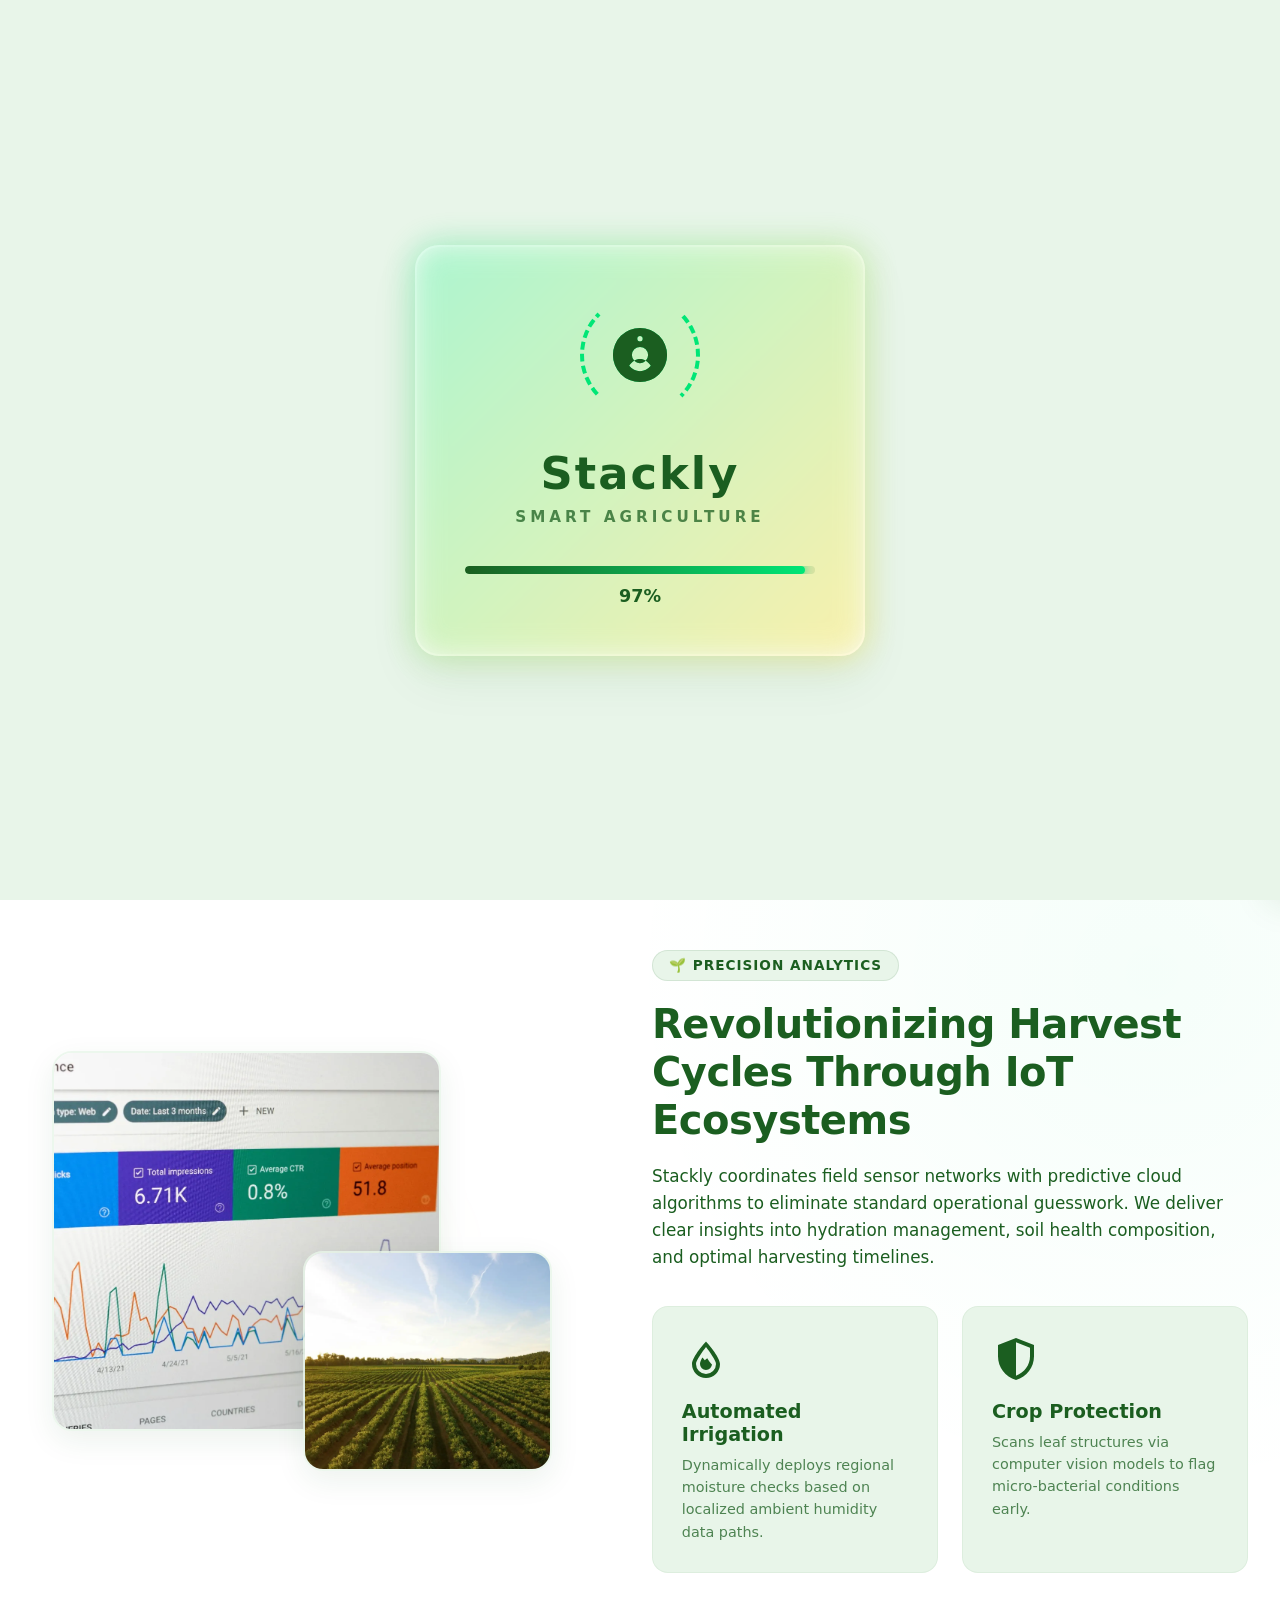
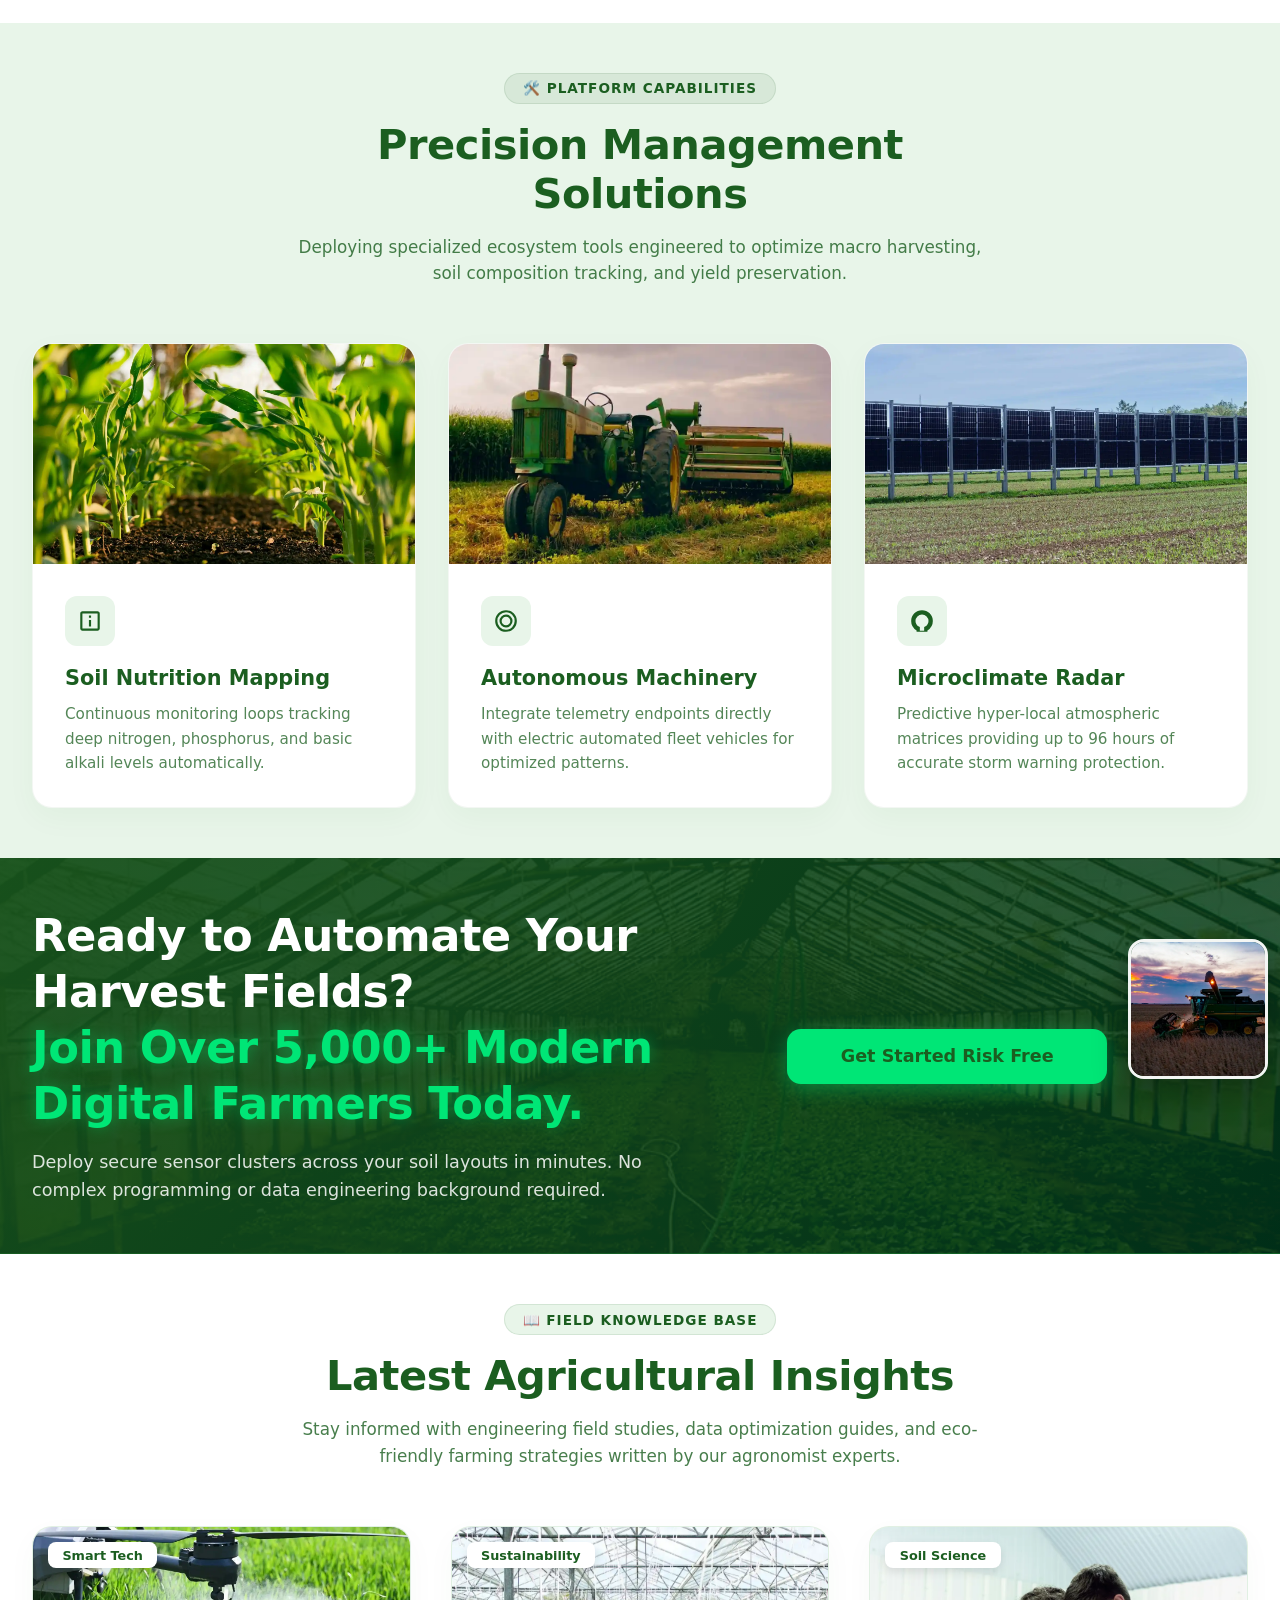
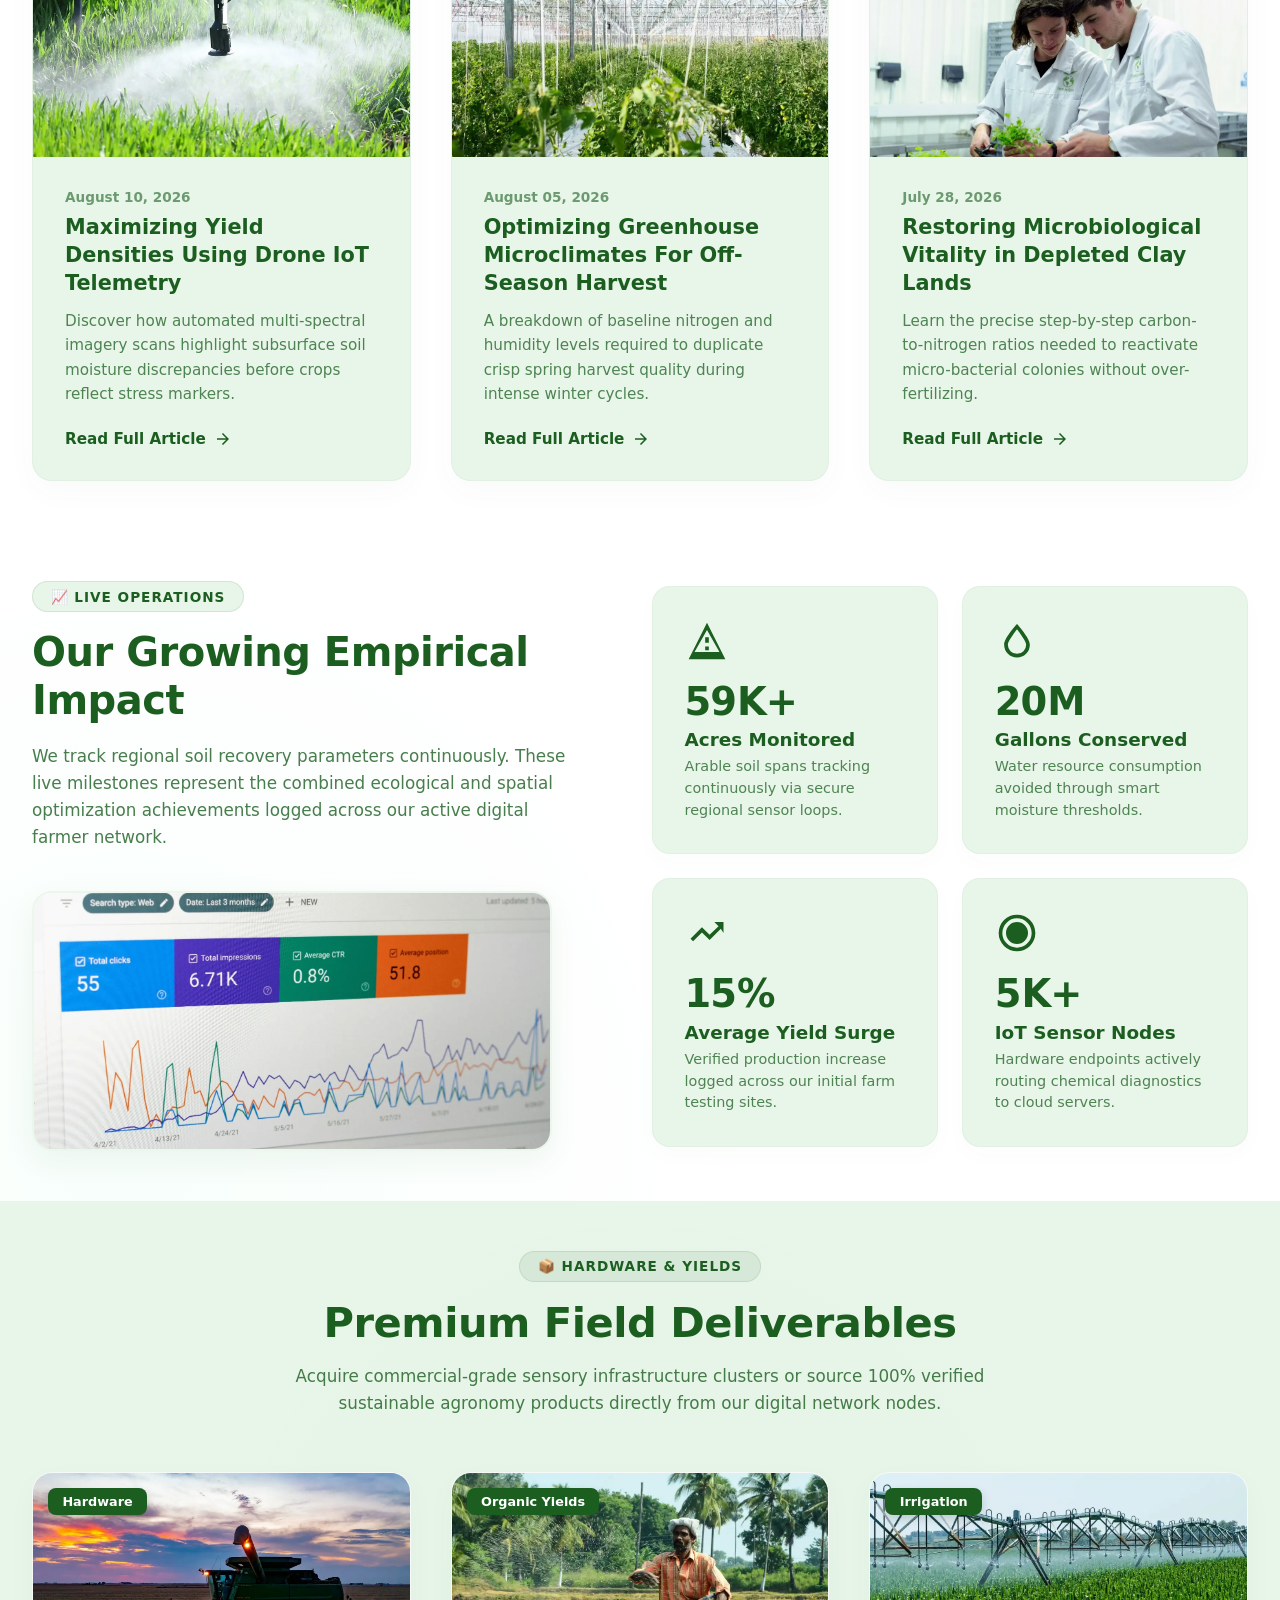
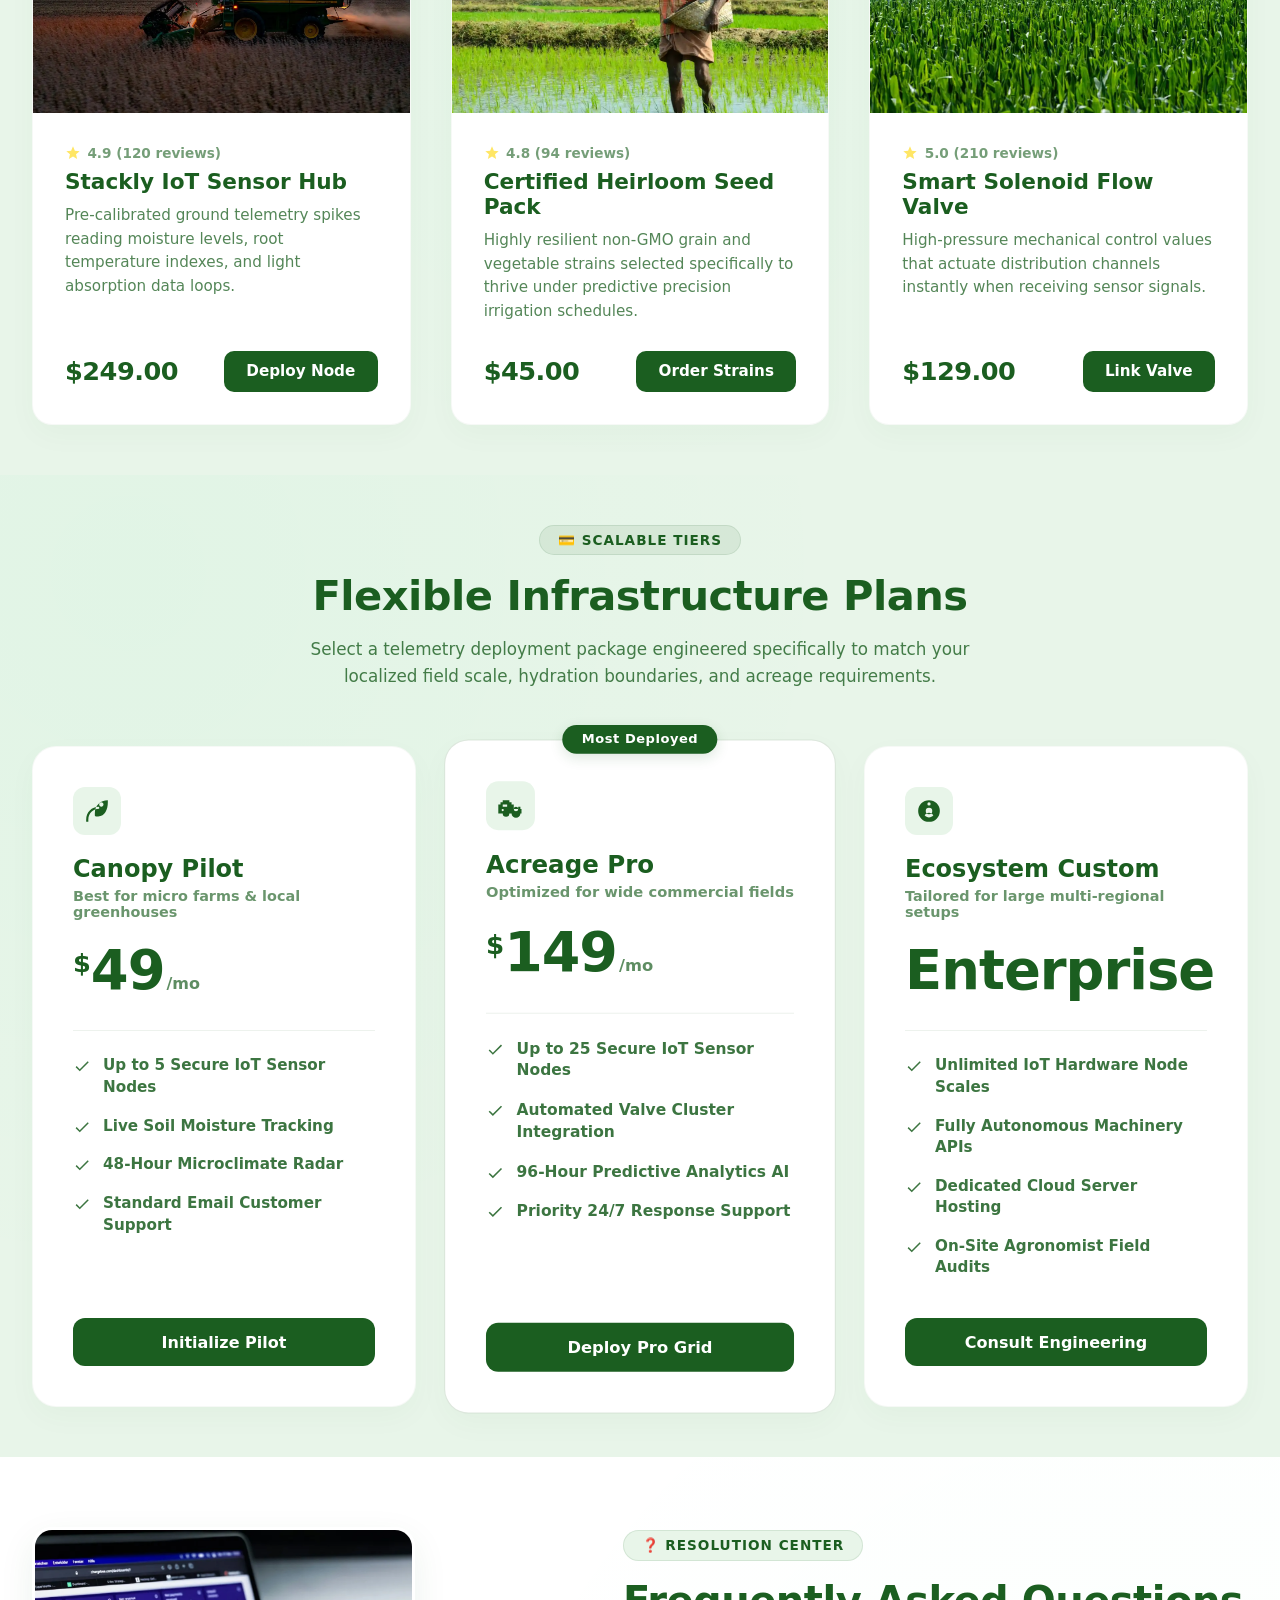
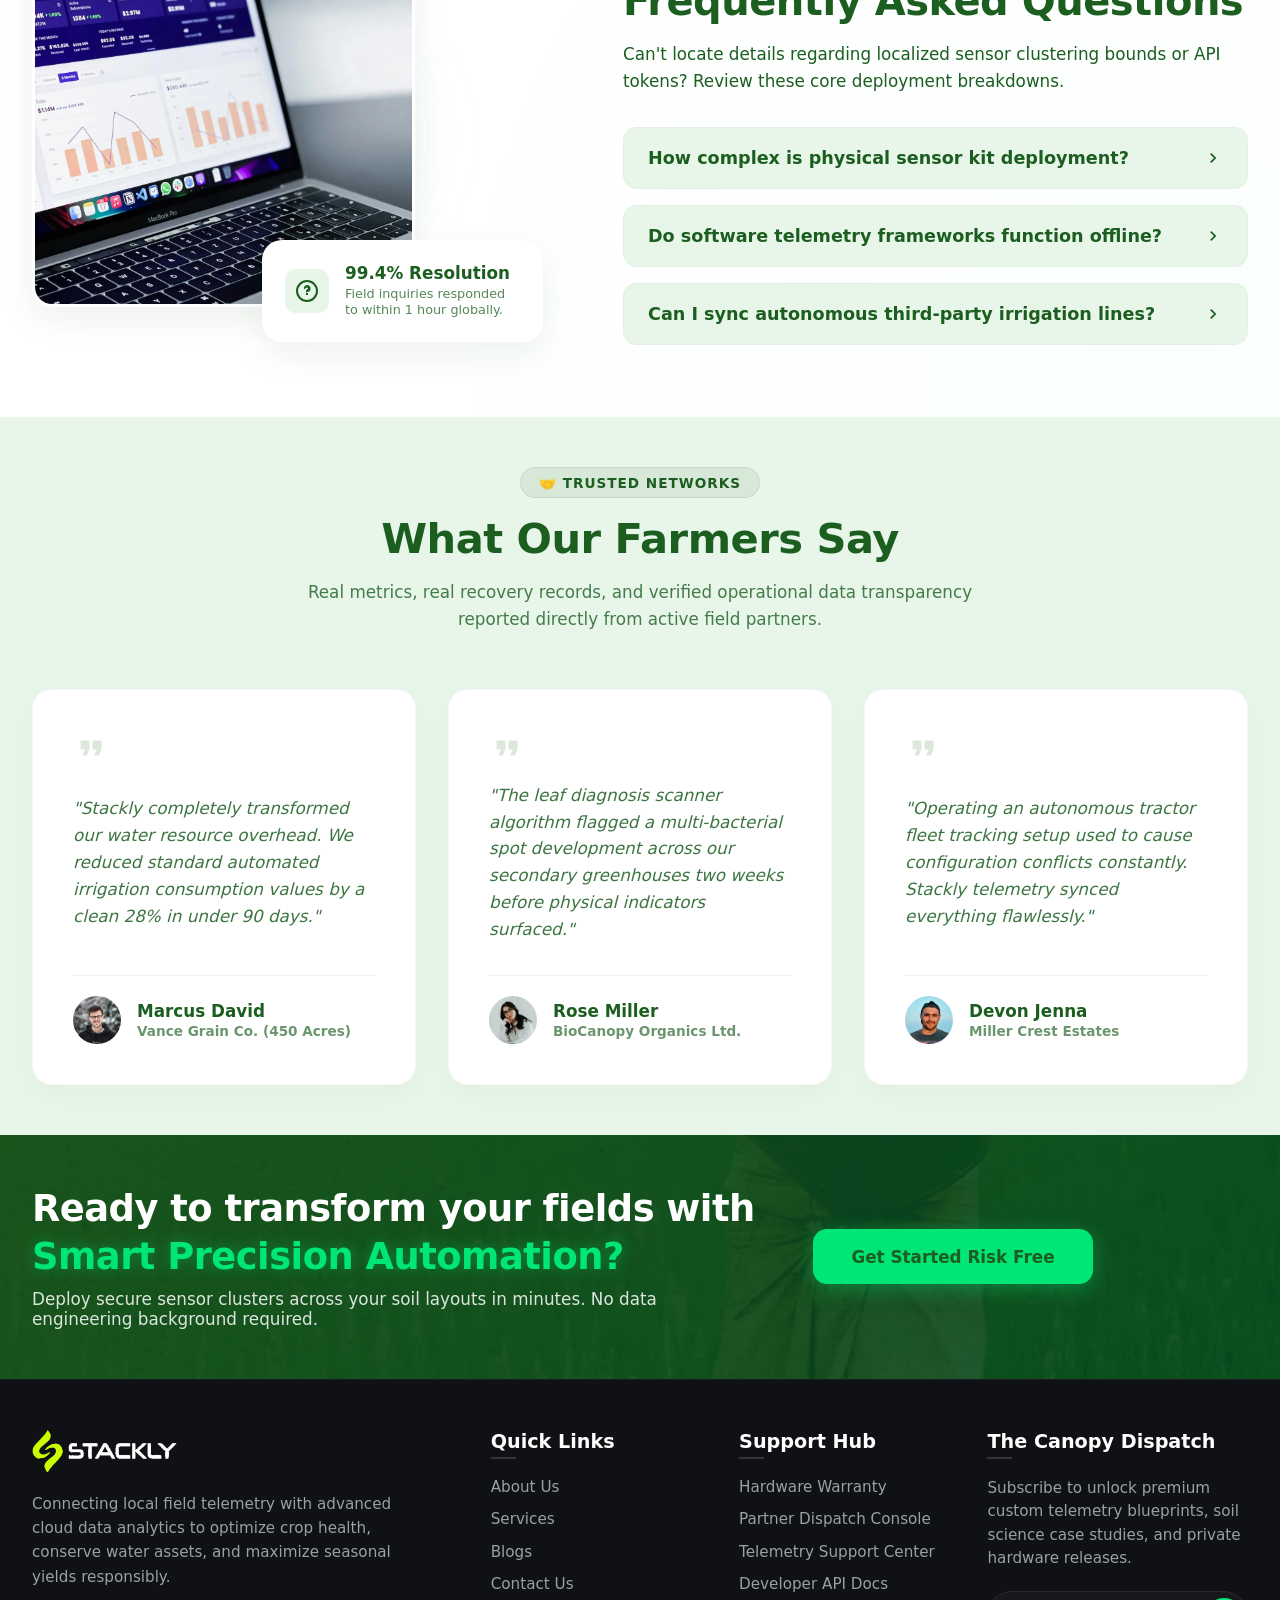
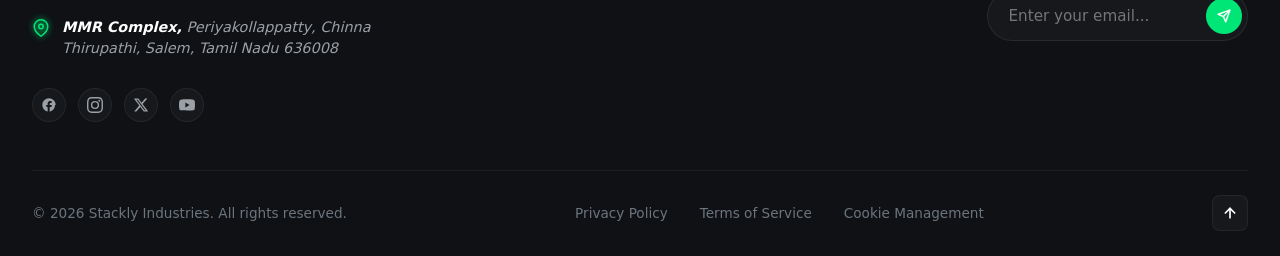
<file: index.html>
<!DOCTYPE html>
<html lang="en">
<head>
    <meta charset="UTF-8">
    <meta name="viewport" content="width=device-width, initial-scale=1.0">
    <title>Stackly - Cultivating Innovation</title>
    <!-- Link to the separate CSS file -->
    <link rel="stylesheet" href="style.css">
</head>
<body>

   <!-- Dedicated Screen-Anchored Fixed Preloader Layer Mask -->
<div class="preloader-screen-mask" id="global-preloader">
    <div class="preload-wrapper">
        <!-- SVG Vector Container -->
        <div class="icon-container">
            <div class="vector-ring"></div>
            <svg class="sprout-svg" viewBox="0 0 24 24">
                <path d="M12,2A10,10 0 0,0 2,12A10,10 0 0,0 12,22A10,10 0 0,0 22,12A10,10 0 0,0 12,2M12,5A1,1 0 0,1 13,6A1,1 0 0,1 12,7A1,1 0 0,1 11,6A1,1 0 0,1 12,5M12,18C10.5,18 9,17.2 8,16C9,14.5 10.5,13.5 12,13.5C13.5,13.5 15,14.5 16,16C15,17.2 13.5,18 12,18M12,9A3,3 0 0,1 15,12A3,3 0 0,1 12,15A3,3 0 0,1 9,12A3,3 0 0,1 12,9Z"/>
            </svg>
        </div>

        <!-- Typography -->
        <h1 class="brand-name">Stackly</h1>
        <div class="brand-tagline">Smart Agriculture</div>

        <!-- Loader Component -->
        <div class="progress-box">
            <div class="progress-bar-bg">
                <div class="progress-bar-fill" id="progress-fill"></div>
            </div>
            <span class="counter-text" id="counter-value">0%</span>
        </div>
    </div>
</div>


    <!-- Link to the separate JavaScript file -->
  <script>
   document.addEventListener("DOMContentLoaded", () => {
    const fill = document.getElementById("progress-fill");
    const counter = document.getElementById("counter-value");
    const mainHeader = document.querySelector(".main-header");
    const heroSection = document.querySelector(".hero-section");
    const preloaderScreen = document.getElementById("global-preloader"); // Target new layout wrapper mask

    let count = 0;

    const loaderInterval = setInterval(() => {
        count += Math.floor(Math.random() * 4) + 2; 
        
        if (count >= 100) {
            count = 100;
            clearInterval(loaderInterval);
            
            setTimeout(() => {
                // Fade out the entire overlay wrapper screen mask at once
                if (preloaderScreen) {
                    preloaderScreen.style.opacity = '0';
                    preloaderScreen.style.pointerEvents = 'none';
                    
                    // Pull off DOM tree completely after transition animation finishes
                    setTimeout(() => {
                        preloaderScreen.style.display = 'none';
                    }, 600);
                }

                // Unlock application components seamlessly into position
                if (mainHeader) { mainHeader.classList.add("revealed"); }
                if (heroSection) { heroSection.classList.add("revealed"); }
            }, 400);
        }
        if (fill) fill.style.width = `${count}%`;
        if (counter) counter.textContent = `${count}%`;
    }, 80);

    /* (Keep your remaining logo buttons and hamburger drawer logic completely unchanged below this point) */
});

  </script>

<!-- Fixed Navigation Header -->
<header class="main-header">
    <div class="header-container">
        
        <!-- Left Side: Refreshable Brand Logo Container -->
              <!-- Left Side: Refreshable Brand Logo Container -->
        <div class="header-left">
            <a href="#" class="logo-link" id="brand-logo-btn" title="Refresh Page">
                <!-- Live Image Tag for Brand Logo Graphic Asset -->
                <img src="./Assests/logo agriculture farming.webp" alt="🌱 Stackly" class="brand-logo-img">
            </a>
        </div>


        <!-- Center Space: Main Navigation Items (5 Menus) -->
       <nav class="desktop-nav">
    <ul class="nav-links">
        <li>
            <a href="index.html" class="nav-item active">Home</a>
        </li>
        <li>
            <a href="about.html" class="nav-item">About</a>
        </li>
        <li>
            <a href="services.html" class="nav-item">Services</a>
        </li>
        <li>
            <a href="blog.html" class="nav-item">Blog</a>
        </li>
        <li>
            <a href="contact.html" class="nav-item">Contact</a>
        </li>
    </ul>
</nav>

        <!-- Right Side: Auth Button Control Layout -->
        <div class="header-right">
            <a href="login.html" class="btn-auth">Login</a>
            
            <!-- Mobile Hamburger Trigger Button (Visible only on smaller displays) -->
            <button class="hamburger-btn" id="mobile-menu-trigger" aria-label="Open Navigation">
                <span class="hamburger-bar"></span>
                <span class="hamburger-bar"></span>
                <span class="hamburger-bar"></span>
            </button>
        </div>

    </div>
</header>

<!-- Mobile Overlay Navigation Draw Menu (75% Responsive Profile Width) -->
<div class="mobile-overlay-menu" id="mobile-drawer">
    <!-- Explicit close button positioned inside the drawer layout itself -->
    <button class="drawer-close-btn" id="mobile-menu-close" aria-label="Close Navigation">&times;</button>
    
   <ul class="mobile-nav-links">
    <li>
        <a href="index.html" class="mobile-nav-item active">Home</a>
    </li>
    <li>
        <a href="about.html" class="mobile-nav-item">About</a>
    </li>
    <li>
        <a href="services.html" class="mobile-nav-item">Services</a>
    </li>
    <li>
        <a href="blog.html" class="mobile-nav-item">Blog</a>
    </li>
    <li>
        <a href="contact.html" class="mobile-nav-item">Contact</a>
    </li>
    <li>
        <a href="login.html" class="mobile-nav-item mobile-btn-auth">Login</a>
    </li>
</ul>
</div>

<script>
    document.addEventListener("DOMContentLoaded", () => {
    // --- PRELOADER ANIMATION LOOP ---
    const fill = document.getElementById("progress-fill");
    const counter = document.getElementById("counter-value");
    const mainHeader = document.querySelector(".main-header");
    let count = 0;

    const loaderInterval = setInterval(() => {
        count += Math.floor(Math.random() * 4) + 2; 
        
        if (count >= 100) {
            count = 100;
            clearInterval(loaderInterval);
            
            setTimeout(() => {
                const wrapper = document.querySelector('.preload-wrapper');
                if (wrapper) {
                    wrapper.style.opacity = '0';
                    wrapper.style.transform = 'scale(0.9)';
                    setTimeout(() => { wrapper.style.display = 'none'; }, 500);
                }
                // Reveal header after loading terminates cleanly
                if (mainHeader) { mainHeader.classList.add("revealed"); }
            }, 400);
        }
        if (fill) fill.style.width = `${count}%`;
        if (counter) counter.textContent = `${count}%`;
    }, 80);

    // --- BRAND LOGO REFRESH ACTION ---
    const logoBtn = document.getElementById("brand-logo-btn");
    if (logoBtn) {
        logoBtn.addEventListener("click", (event) => {
            event.preventDefault();
            window.location.reload();
        });
    }

    // --- MOBILE DRAWER CLOSURE ENGINE ---
    const openMenuBtn = document.getElementById("mobile-menu-trigger");
    const closeMenuBtn = document.getElementById("mobile-menu-close");
    const navDrawer = document.getElementById("mobile-drawer");
    const bodyElement = document.body;
    const mobileLinks = document.querySelectorAll(".mobile-nav-item");

    // Action function to open drawer interface state parameters
    function openMobileDrawer() {
        navDrawer.classList.add("is-active");
        bodyElement.classList.add("no-scroll");
    }

    // Action function to close drawer interface state parameters
    function closeMobileDrawer() {
        navDrawer.classList.remove("is-active");
        bodyElement.classList.remove("no-scroll");
    }

    // Event bindings for standard trigger frameworks
    if (openMenuBtn) { openMenuBtn.addEventListener("click", openMobileDrawer); }
    if (closeMenuBtn) { closeMenuBtn.addEventListener("click", closeMobileDrawer); }

    // Auto-closes mobile drawer layer whenever a navigation choice link is tapped
    mobileLinks.forEach(link => {
        link.addEventListener("click", closeMobileDrawer);
    });
});

</script>

<!-- Main Hero Section Landmark Content -->
<section id="home" class="hero-section">
    <div class="hero-container">
        
        <!-- Left Column: Content Presentation -->
        <div class="hero-content">
            <span class="hero-badge">🚜 Agriculture Ecosystem 2.0</span>
            <h1 class="hero-title">
                Cultivate Smarter, <br>
                <span class="highlight-text">Harvest Greater</span>
            </h1>
            <p class="hero-description">
                Stackly bridges modern sensor data with natural soil wisdom. Boost sustainable crop yields, automate irrigation protocols, and track field data in real-time.
            </p>
            <div class="hero-cta-group">
                <a href="404.html" class="btn-hero-primary">Explore Platform</a>
                <a href="404.html" class="btn-hero-secondary">Watch Showcase</a>
            </div>
        </div>

        <!-- Right Column: Interactive Layered Imagery -->
        <div class="hero-graphics">
            <div class="graphic-glow-backdrop"></div>
            <!-- Main Hero Image Frame -->
            <div class="image-wrapper main-frame">
                <img src="./Assests/green infra.webp" alt="Smart Farming Greenhouse Field Infrastructure" class="hero-img">
            </div>
            <!-- Floating Accessory Data Image Card -->
            <div class="image-wrapper float-card">
                <img src="./Assests/tractor.webp" alt="Autonomous Agriculture Tractor Tracking Asset" class="hero-img">
            </div>
        </div>

    </div>
</section>

<style>
    /* --- HERO SECTION LANDMARK ARCHITECTURE --- */
.hero-section {
    position: relative;
    width: 100%;
    min-height: 100vh;
    background-color: var(--bg-bright);
    display: flex;
    align-items: center;
    padding-top: 75px;
    overflow: hidden;

    /* Initial hidden state */
    opacity: 0;
    pointer-events: none;

    /* 3D starting position */
    transform: perspective(1400px)
               rotateX(8deg)
               rotateY(-5deg)
               translateY(50px)
               scale(0.96);

    transform-origin: center center;

    transition:
        opacity 1s cubic-bezier(0.22, 1, 0.36, 1),
        transform 1.2s cubic-bezier(0.22, 1, 0.36, 1);
}


/* Hero appears after preloader */
.hero-section.revealed {
    opacity: 1;
    pointer-events: auto;

    transform:
        perspective(1400px)
        rotateX(0deg)
        rotateY(0deg)
        translateY(0)
        scale(1);
}

/* ==========================================
   HERO ROTATE + APPEAR EFFECT
========================================== */

.hero-content {
    opacity: 0;
    transform:
        perspective(1000px)
        rotateY(-12deg)
        translateX(-50px)
        scale(0.96);

    transition:
        opacity 0.9s ease 0.35s,
        transform 1s cubic-bezier(0.22, 1, 0.36, 1) 0.35s;
}


.hero-graphics {
    opacity: 0;
    transform:
        perspective(1000px)
        rotateY(12deg)
        translateX(50px)
        scale(0.94);

    transition:
        opacity 1s ease 0.55s,
        transform 1.1s cubic-bezier(0.22, 1, 0.36, 1) 0.55s;
}


/* Activate content animation */
.hero-section.revealed .hero-content {
    opacity: 1;

    transform:
        perspective(1000px)
        rotateY(0deg)
        translateX(0)
        scale(1);
}


/* Activate graphics animation */
.hero-section.revealed .hero-graphics {
    opacity: 1;

    transform:
        perspective(1000px)
        rotateY(0deg)
        translateX(0)
        scale(1);
}


/* ==========================================
   BADGE APPEAR
========================================== */

.hero-badge {
    opacity: 0;
    transform: translateY(20px) rotateX(-20deg);

    transition:
        opacity 0.7s ease 0.65s,
        transform 0.7s cubic-bezier(0.22, 1, 0.36, 1) 0.65s;
}

.hero-section.revealed .hero-badge {
    opacity: 1;
    transform: translateY(0) rotateX(0);
}


/* ==========================================
   TITLE APPEAR
========================================== */

.hero-title {
    opacity: 0;
    transform:
        translateY(30px)
        rotateX(-12deg);

    transition:
        opacity 0.8s ease 0.8s,
        transform 0.9s cubic-bezier(0.22, 1, 0.36, 1) 0.8s;
}

.hero-section.revealed .hero-title {
    opacity: 1;
    transform:
        translateY(0)
        rotateX(0);
}


/* ==========================================
   DESCRIPTION APPEAR
========================================== */

.hero-description {
    opacity: 0;
    transform: translateY(25px);

    transition:
        opacity 0.8s ease 1s,
        transform 0.8s cubic-bezier(0.22, 1, 0.36, 1) 1s;
}

.hero-section.revealed .hero-description {
    opacity: 1;
    transform: translateY(0);
}


/* ==========================================
   BUTTONS APPEAR
========================================== */

.hero-cta-group {
    opacity: 0;
    transform:
        translateY(25px)
        scale(0.95);

    transition:
        opacity 0.8s ease 1.15s,
        transform 0.8s cubic-bezier(0.22, 1, 0.36, 1) 1.15s;
}

.hero-section.revealed .hero-cta-group {
    opacity: 1;
    transform:
        translateY(0)
        scale(1);
}


/* ==========================================
   IMAGE ROTATION ENTRY
========================================== */

.main-frame {
    opacity: 0;
    transform:
        perspective(1000px)
        rotateY(-15deg)
        rotateZ(-4deg)
        translateX(-40px)
        scale(0.9);
}

.float-card {
    opacity: 0;
    transform:
        perspective(1000px)
        rotateY(15deg)
        rotateZ(5deg)
        translateX(40px)
        scale(0.85);
}


/* Main image enters first */
.hero-section.revealed .main-frame {
    opacity: 1;

    transform:
        perspective(1000px)
        rotateY(0deg)
        rotateZ(0deg)
        translateX(0)
        scale(1);

    transition:
        opacity 0.9s ease 0.75s,
        transform 1.2s cubic-bezier(0.175, 0.885, 0.32, 1.275) 0.75s;
}


/* Floating image enters slightly later */
.hero-section.revealed .float-card {
    opacity: 1;

    transform:
        perspective(1000px)
        rotateY(0deg)
        rotateZ(0deg)
        translateX(0)
        scale(1);

    transition:
        opacity 0.9s ease 1s,
        transform 1.2s cubic-bezier(0.175, 0.885, 0.32, 1.275) 1s;
}

.hero-container {
    width: 100%;
    max-width: 1400px;
    margin: 0 auto;
    padding: 3rem 2rem;
    display: grid;
    grid-template-columns: 1.1fr 0.9fr; /* Balanced asymmetrical distribution */
    gap: 4rem;
    align-items: center;
}

/* --- LEFT COLUMN: CONTENT INTERACTION --- */
.hero-content {
    width: 100%;
}

.hero-badge {
    display: inline-block;
    background-color: rgba(27, 94, 32, 0.08);
    color: var(--text-dark);
    padding: 0.5rem 1.2rem;
    border-radius: 30px;
    font-size: 0.9rem;
    font-weight: 700;
    text-transform: uppercase;
    letter-spacing: 1px;
    margin-bottom: 1.5rem;
    border: 1px solid rgba(27, 94, 32, 0.15);
}

.hero-title {
    font-size: 3.8rem;
    font-weight: 900;
    line-height: 1.15;
    color: var(--text-dark);
    margin-bottom: 1.5rem;
    letter-spacing: -1px;
}

.highlight-text {
    color: var(--text-dark);
    position: relative;
    z-index: 1;
    display: inline-block;
}

/* Interactive underline glow element */
.highlight-text::after {
    content: '';
    position: absolute;
    bottom: 8px;
    left: 0;
    width: 100%;
    height: 12px;
    background-color: var(--agri-glow);
    z-index: -1;
    opacity: 0.6;
    border-radius: 4px;
    box-shadow: 0 0 15px var(--agri-glow);
    transition: transform 0.3s cubic-bezier(0.4, 0, 0.2, 1), opacity 0.3s ease;
}

.hero-content:hover .highlight-text::after {
    transform: scaleY(1.4);
    opacity: 0.9;
}

.hero-description {
    font-size: 1.15rem;
    color: var(--text-dark);
    opacity: 0.85;
    line-height: 1.65;
    margin-bottom: 2.5rem;
    max-width: 620px;
}

/* Action button configurations with neon pop properties */
.hero-cta-group {
    display: flex;
    gap: 1.5rem;
    align-items: center;
}

.btn-hero-primary {
    text-decoration: none;
    background-color: var(--text-dark);
    color: var(--white);
    padding: 1rem 2.2rem;
    border-radius: 12px;
    font-weight: 700;
    font-size: 1.05rem;
    transition: all 0.3s cubic-bezier(0.4, 0, 0.2, 1);
    box-shadow: 0 4px 15px rgba(27, 94, 32, 0.2);
}

.btn-hero-primary:hover {
    background-color: var(--agri-glow);
    color: var(--text-dark);
    transform: translateY(-4px);
    box-shadow: 0 8px 25px rgba(0, 230, 118, 0.55);
}

.btn-hero-secondary {
    text-decoration: none;
    color: var(--text-dark);
    background-color: transparent;
    padding: 1rem 2.2rem;
    border-radius: 12px;
    font-weight: 700;
    font-size: 1.05rem;
    border: 2px solid var(--text-dark);
    transition: all 0.3s ease;
}

.btn-hero-secondary:hover {
    background-color: rgba(27, 94, 32, 0.05);
    border-color: var(--agri-glow);
    transform: translateY(-2px);
}

/* --- RIGHT COLUMN: LAYERED GRAPHICS SYSTEM --- */
.hero-graphics {
    position: relative;
    width: 100%;
    height: 480px;
    display: flex;
    align-items: center;
    justify-content: center;
}

/* Continuous background lighting burst effect */
.graphic-glow-backdrop {
    position: absolute;
    width: 320px;
    height: 320px;
    background: radial-gradient(circle, rgba(0,230,118,0.35) 0%, rgba(255,214,0,0.05) 70%);
    filter: blur(40px);
    z-index: 1;
    animation: ambientPulse 6s ease-in-out infinite alternate;
}

.image-wrapper {
    position: absolute;
    border-radius: 24px;
    overflow: hidden;
    box-shadow: 0 15px 35px rgba(27, 94, 32, 0.12);
    border: 3px solid rgba(255, 255, 255, 0.95);
    transition: all 0.4s cubic-bezier(0.175, 0.885, 0.32, 1.275);
}

.hero-img {
    width: 100%;
    height: 100%;
    object-fit: cover;
    display: block;
}

/* Large Main Image Frame */
.main-frame {
    width: 75%;
    height: 400px;
    left: 0;
    top: 20px;
    z-index: 2;
    animation: continuousFloat 5s ease-in-out infinite alternate;
}

/* Small Dynamic Sub-Card Image Frame */
.float-card {
    width: 45%;
    height: 240px;
    right: 0;
    bottom: 20px;
    z-index: 3;
    animation: continuousFloat 5s ease-in-out infinite alternate-reverse;
}

/* Interactive Hover Transformation Mapping */
.image-wrapper:hover {
    transform: scale(1.05) translateY(-6px);
    border-color: var(--agri-glow);
    box-shadow: 0 25px 50px rgba(0, 230, 118, 0.35);
    z-index: 4; /* Temporarily hoists targeted component over adjacent panels */
}

/* --- HARDWARE-ACCELERATED TRANSITION KEYFRAMES --- */
@keyframes continuousFloat {
    0% { transform: translateY(0px) rotate(0deg); }
    100% { transform: translateY(-15px) rotate(1.5deg); }
}

@keyframes ambientPulse {
    0% { transform: scale(0.95); opacity: 0.7; }
    100% { transform: scale(1.15); opacity: 1; }
}

/* --- HARD-CORE RESPONSIVE VIEWPORT BREAKPOINTS --- */
@media (max-width: 1200px) {
    .hero-title { font-size: 3rem; }
    .hero-container { gap: 2rem; }
}

@media (max-width: 992px) {
    .hero-section {
        min-height: auto;
        padding-top: 110px;
        padding-bottom: 5rem;
    }
    .hero-container {
        grid-template-columns: 1fr; /* Drop asymmetric configurations into stacked grids */
        text-align: center;
        gap: 4rem;
    }
    .hero-content {
        display: flex;
        flex-direction: column;
        align-items: center;
    }
    .hero-description { margin-left: auto; margin-right: auto; }
    .hero-graphics { height: 420px; max-width: 580px; margin: 0 auto; }
    .main-frame { height: 340px; }
    .float-card { height: 210px; }
}

@media (max-width: 480px) {
    .hero-title { font-size: 2.2rem; }
    .hero-cta-group {
        flex-direction: column; /* Force actions into blocks to align perfectly on mobile aspect ratios */
        width: 100%;
        gap: 1rem;
    }
    .btn-hero-primary, .btn-hero-secondary {
        width: 100%;
        text-align: center;
    }
    .hero-graphics { height: 300px; }
    .main-frame { height: 240px; border-radius: 16px; }
    .float-card { height: 150px; border-radius: 16px; }
}

</style>

<script>
    document.addEventListener("DOMContentLoaded", () => {
    // --- PRELOADER SIMULATOR PROGRESS LOOP ---
    const fill = document.getElementById("progress-fill");
    const counter = document.getElementById("counter-value");
    const mainHeader = document.querySelector(".main-header");
    const heroSection = document.querySelector(".hero-section"); // Captures the newly integrated hero element
    let count = 0;

    const loaderInterval = setInterval(() => {
        count += Math.floor(Math.random() * 4) + 2; 
        
        if (count >= 100) {
            count = 100;
            clearInterval(loaderInterval);
            
            setTimeout(() => {
                const wrapper = document.querySelector('.preload-wrapper');
                if (wrapper) {
                    wrapper.style.opacity = '0';
                    wrapper.style.transform = 'scale(0.9)';
                    setTimeout(() => { wrapper.style.display = 'none'; }, 500);
                }

                // Reveal Header and Hero modules in perfect harmony
                if (mainHeader) { mainHeader.classList.add("revealed"); }
                if (heroSection) { heroSection.classList.add("revealed"); }
            }, 400);
        }
        if (fill) fill.style.width = `${count}%`;
        if (counter) counter.textContent = `${count}%`;
    }, 80);

    // --- BRAND LOGO REFRESH ACTION ---
    const logoBtn = document.getElementById("brand-logo-btn");
    if (logoBtn) {
        logoBtn.addEventListener("click", (event) => {
            event.preventDefault();
            window.location.reload();
        });
    }

    // --- RESPONSIVE MOBILE DRAWER INTERACTION LAYER ---
    const openMenuBtn = document.getElementById("mobile-menu-trigger");
    const closeMenuBtn = document.getElementById("mobile-menu-close");
    const navDrawer = document.getElementById("mobile-drawer");
    const bodyElement = document.body;
    const mobileLinks = document.querySelectorAll(".mobile-nav-item");

    function openMobileDrawer() {
        navDrawer.classList.add("is-active");
        bodyElement.classList.add("no-scroll");
    }

    function closeMobileDrawer() {
        navDrawer.classList.remove("is-active");
        bodyElement.classList.remove("no-scroll");
    }

    if (openMenuBtn) { openMenuBtn.addEventListener("click", openMobileDrawer); }
    if (closeMenuBtn) { closeMenuBtn.addEventListener("click", closeMobileDrawer); }

    mobileLinks.forEach(link => {
        link.addEventListener("click", closeMobileDrawer);
    });
});

</script>

<!-- About & Innovation Section Landmark -->
<section id="about" class="about-section">
    <div class="about-bg-graphic"></div>

    <div class="about-container">
        
        <!-- Left Side: Interactive Layered Imagery -->
        <div class="about-graphics">
            <div class="about-glow-orb"></div>
            
            <div class="about-image-card main-about-card">
                <img src="./Assests/analytics dashboard.webp" alt="Farmer examining rich crop yield soil beds" class="about-img">
            </div>

            <div class="about-image-card float-about-card">
                <img src="./Assests/agriculture land.webp" alt="Digital tablet running IoT agricultural sensor dashboard data analytics" class="about-img">
            </div>
        </div>

        <!-- Right Side: Content Presentation & Interactive Tech Feature Grid -->
        <div class="about-content">
            <span class="about-badge">🌱 Precision Analytics</span>
            <h2 class="about-title">Revolutionizing Harvest Cycles Through IoT Ecosystems</h2>
            <p class="about-text">
                Stackly coordinates field sensor networks with predictive cloud algorithms to eliminate standard operational guesswork. We deliver clear insights into hydration management, soil health composition, and optimal harvesting timelines.
            </p>

            <!-- Feature Card Items Grid -->
            <div class="about-features-grid">
                <!-- Card 1: Automated Irrigation (Water/Droplet Vector) -->
                <div class="feature-glow-card">
                    <div class="feature-vector-icon">
                        <svg viewBox="0 0 24 24" aria-hidden="true">
                            <path d="M12,2.69C12,2.69 19,10.22 19,14A7,7 0 0,1 12,21A7,7 0 0,1 5,14C5,10.22 12,2.69 12,2.69M12,5.56C10.24,7.86 7,12.28 7,14A5,5 0 0,0 12,19A5,5 0 0,0 17,14C17,12.28 13.76,7.86 12,5.56M12,17A3,3 0 0,1 9,14C9,13.1 9.5,11.83 10.17,10.75C10.58,11.13 11,11.58 11.38,12.14C11.77,11.75 12.23,11.4 12.62,11.14C13.25,12.14 15,14.63 15,14A3,3 0 0,1 12,17Z"/>
                        </svg>
                    </div>
                    <h3>Automated Irrigation</h3>
                    <p>Dynamically deploys regional moisture checks based on localized ambient humidity data paths.</p>
                </div>

                <!-- Card 2: Crop Protection (Shield Vector) -->
                <div class="feature-glow-card">
                    <div class="feature-vector-icon">
                        <svg viewBox="0 0 24 24" aria-hidden="true">
                            <path d="M12,22C17.42,20.62 21,15.61 21,10.17V4.5L12,1L3,4.5V10.17C3,15.61 6.58,20.62 12,22M12,3.17L19,5.89V10.17C19,14.47 16.22,18.42 12,19.82V3.17Z"/>
                        </svg>
                    </div>
                    <h3>Crop Protection</h3>
                    <p>Scans leaf structures via computer vision models to flag micro-bacterial conditions early.</p>
                </div>
            </div>
        </div>

    </div>
</section>

<style>
    /* --- ABOUT & INNOVATION SECTION ARCHITECTURE --- */
.about-section {
    position: relative;
    width: 100%;
    /* SPECIFIED PADDING MODIFIERS */
    padding: 50px 2rem; 
    background-color: #ffffff;
    overflow: hidden;
}

.about-bg-graphic {
    position: absolute;
    inset: 0;
    background-image: radial-gradient(circle at 90% 10%, rgba(0, 230, 118, 0.04) 0%, transparent 40%);
    pointer-events: none;
    z-index: 1;
}

.about-container {
    position: relative;
    width: 100%;
    max-width: 1400px;
    margin: 0 auto;
    display: grid;
    grid-template-columns: 0.95fr 1.05fr;
    gap: 5rem;
    align-items: center;
    z-index: 2;
}

/* --- IMAGE LAYERS ENGINE --- */
.about-graphics {
    position: relative;
    width: 100%;
    height: 460px;
    display: flex;
    align-items: center;
    justify-content: center;
}

.about-glow-orb {
    position: absolute;
    width: 280px;
    height: 280px;
    background: radial-gradient(circle, rgba(255, 214, 0, 0.2) 0%, transparent 70%);
    filter: blur(35px);
    z-index: 1;
    animation: slowAboutGlow 8s ease-in-out infinite alternate;
}

.about-image-card {
    position: absolute;
    border-radius: 20px;
    overflow: hidden;
    box-shadow: 0 10px 30px rgba(27, 94, 32, 0.08);
    border: 2px solid rgba(232, 245, 233, 0.8);
    transition: all 0.4s cubic-bezier(0.165, 0.84, 0.44, 1);
}

.about-img {
    width: 100%;
    height: 100%;
    object-fit: cover;
    display: block;
}

.main-about-card {
    width: 72%;
    height: 380px;
    left: 20px;
    top: 20px;
    z-index: 2;
}

.float-about-card {
    width: 46%;
    height: 220px;
    right: 20px;
    bottom: 20px;
    z-index: 3;
    animation: dynamicAboutBounce 4s ease-in-out infinite alternate;
}

.about-image-card:hover {
    transform: scale(1.04) translateY(-6px);
    border-color: var(--agri-glow);
    box-shadow: 0 20px 40px rgba(0, 230, 118, 0.3);
    z-index: 4;
}

/* --- TYPOGRAPHY & TEXTUAL BLOCKS --- */
.about-content {
    width: 100%;
}

.about-badge {
    display: inline-block;
    background-color: var(--bg-bright);
    color: var(--text-dark);
    padding: 0.4rem 1rem;
    border-radius: 30px;
    font-size: 0.85rem;
    font-weight: 700;
    text-transform: uppercase;
    letter-spacing: 1px;
    margin-bottom: 1.2rem;
    border: 1px solid rgba(27, 94, 32, 0.1);
}

.about-title {
    font-size: 2.5rem;
    font-weight: 800;
    line-height: 1.2;
    color: var(--text-dark);
    margin-bottom: 1.2rem;
    letter-spacing: -0.5px;
}

.about-text {
    font-size: 1.05rem;
    color: var(--text-dark);
    opacity: 0.8;
    line-height: 1.6;
    margin-bottom: 2.2rem;
}

/* --- VECTOR FEATURE CARD TILES --- */
.about-features-grid {
    display: grid;
    grid-template-columns: repeat(auto-fit, minmax(220px, 1fr));
    gap: 1.5rem;
}

.feature-glow-card {
    background-color: var(--bg-bright);
    padding: 1.8rem;
    border-radius: 16px;
    border: 1px solid rgba(27, 94, 32, 0.05);
    transition: all 0.3s cubic-bezier(0.4, 0, 0.2, 1);
}

/* Vector Container with strict scaling boundaries */
.feature-vector-icon {
    width: 48px;
    height: 48px;
    margin-bottom: 1rem;
    display: flex;
    align-items: center;
    justify-content: center;
}

/* Inline SVG formatting controls */
.feature-vector-icon svg {
    width: 100%;
    height: 100%;
    fill: var(--text-dark); /* Inherits base dark green forest token */
    transition: fill 0.3s ease, filter 0.3s ease;
}

.feature-glow-card h3 {
    font-size: 1.2rem;
    font-weight: 700;
    color: var(--text-dark);
    margin-bottom: 0.5rem;
}

.feature-glow-card p {
    font-size: 0.9rem;
    color: var(--text-dark);
    opacity: 0.75;
    line-height: 1.55;
}

/* Interactive Card Transformation and SVG Icon Illuminations */
.feature-glow-card:hover {
    transform: translateY(-5px);
    background-color: #ffffff;
    border-color: var(--agri-glow);
    box-shadow: 0 12px 30px rgba(0, 230, 118, 0.2);
}

/* Changes SVG shape color code and casts vector shadows on hover */
.feature-glow-card:hover .feature-vector-icon svg {
    fill: var(--agri-glow);
    filter: drop-shadow(0 0 6px var(--agri-glow));
}

/* --- KEYFRAME ENGINE --- */
@media (prefers-reduced-motion: no-preference) {
    @keyframes dynamicAboutBounce {
        0% { transform: translateY(0); }
        100% { transform: translateY(-12px); }
    }
    @keyframes slowAboutGlow {
        0% { transform: scale(1) translate(0); opacity: 0.6; }
        100% { transform: scale(1.1) translate(5px, -5px); opacity: 0.8; }
    }
}

/* --- RESPONSIVE CROSS-DEVICE SPECS --- */
@media (max-width: 1200px) {
    .about-title { font-size: 2.1rem; }
    .about-container { gap: 3rem; }
}

@media (max-width: 992px) {
    .about-section {
        /* CRITICAL CONSTRAINT: Collapses padding layout cleanly on smaller devices */
        padding: 30px 1.5rem; 
    }
    .about-container {
        grid-template-columns: 1fr;
        gap: 3.5rem;
    }
    .about-graphics {
        height: 380px;
        max-width: 550px;
        margin: 0 auto;
    }
    .main-about-card { height: 320px; }
    .float-about-card { height: 180px; }
}

@media (max-width: 480px) {
    .about-title { font-size: 1.8rem; }
    .about-graphics { height: 260px; }
    .main-about-card { height: 220px; left: 0; }
    .float-about-card { height: 120px; right: 0; bottom: 10px; }
    .about-features-grid { grid-template-columns: 1fr; }
}

/* ==========================================
   ABOUT SECTION - SCROLL VIEW EFFECT
========================================== */

/* Initial hidden state */
.about-graphics {
    opacity: 0;
    transform:
        perspective(1200px)
        rotateY(-18deg)
        translateX(-80px)
        scale(0.94);

    transition:
        opacity 0.9s ease,
        transform 1.1s cubic-bezier(0.22, 1, 0.36, 1);
}


.about-content {
    opacity: 0;
    transform:
        perspective(1200px)
        rotateY(18deg)
        translateX(80px)
        scale(0.96);

    transition:
        opacity 0.9s ease 0.15s,
        transform 1.1s cubic-bezier(0.22, 1, 0.36, 1) 0.15s;
}


/* ==========================================
   ACTIVE / VISIBLE STATE
========================================== */

.about-section.scroll-visible .about-graphics {
    opacity: 1;

    transform:
        perspective(1200px)
        rotateY(0deg)
        translateX(0)
        scale(1);
}


.about-section.scroll-visible .about-content {
    opacity: 1;

    transform:
        perspective(1200px)
        rotateY(0deg)
        translateX(0)
        scale(1);
}


/* ==========================================
   IMAGE CARD SCROLL ENTRY
========================================== */

.main-about-card {
    opacity: 0;
    transform:
        rotate(-7deg)
        translateX(-60px)
        scale(0.9);

    transition:
        opacity 0.8s ease 0.35s,
        transform 1s cubic-bezier(0.175, 0.885, 0.32, 1.275) 0.35s;
}


.float-about-card {
    opacity: 0;
    transform:
        rotate(8deg)
        translateX(60px)
        translateY(30px)
        scale(0.85);

    animation: none;
    transition:
        opacity 0.8s ease 0.65s,
        transform 1s cubic-bezier(0.175, 0.885, 0.32, 1.275) 0.65s;
}


/* Activate image cards */
.about-section.scroll-visible .main-about-card {
    opacity: 1;

    transform:
        rotate(0deg)
        translateX(0)
        scale(1);
}


.about-section.scroll-visible .float-about-card {
    opacity: 1;

    transform:
        rotate(0deg)
        translateX(0)
        translateY(0)
        scale(1);
}


/* ==========================================
   BADGE REVEAL
========================================== */

.about-badge {
    opacity: 0;
    transform:
        translateY(25px)
        rotateX(-15deg);

    transition:
        opacity 0.7s ease 0.35s,
        transform 0.7s cubic-bezier(0.22, 1, 0.36, 1) 0.35s;
}


.about-section.scroll-visible .about-badge {
    opacity: 1;
    transform:
        translateY(0)
        rotateX(0);
}


/* ==========================================
   TITLE REVEAL
========================================== */

.about-title {
    opacity: 0;
    transform:
        translateY(35px)
        rotateX(-10deg);

    transition:
        opacity 0.8s ease 0.5s,
        transform 0.8s cubic-bezier(0.22, 1, 0.36, 1) 0.5s;
}


.about-section.scroll-visible .about-title {
    opacity: 1;
    transform:
        translateY(0)
        rotateX(0);
}


/* ==========================================
   DESCRIPTION REVEAL
========================================== */

.about-text {
    opacity: 0;
    transform: translateY(25px);

    transition:
        opacity 0.8s ease 0.7s,
        transform 0.8s cubic-bezier(0.22, 1, 0.36, 1) 0.7s;
}


.about-section.scroll-visible .about-text {
    opacity: 1;
    transform: translateY(0);
}


/* ==========================================
   FEATURE CARDS STAGGERED REVEAL
========================================== */

.feature-glow-card {
    opacity: 0;
    transform:
        translateY(45px)
        rotateX(10deg)
        scale(0.94);

    transition:
        opacity 0.7s ease,
        transform 0.8s cubic-bezier(0.22, 1, 0.36, 1);
}


/* First feature */
.about-section.scroll-visible .feature-glow-card:nth-child(1) {
    opacity: 1;
    transform:
        translateY(0)
        rotateX(0)
        scale(1);

    transition-delay: 0.9s;
}


/* Second feature */
.about-section.scroll-visible .feature-glow-card:nth-child(2) {
    opacity: 1;
    transform:
        translateY(0)
        rotateX(0)
        scale(1);

    transition-delay: 1.05s;
}


/* ==========================================
   GLOW ORB SCROLL ENTRY
========================================== */

.about-glow-orb {
    opacity: 0;
    transform: scale(0.5);

    transition:
        opacity 1s ease 0.4s,
        transform 1.2s cubic-bezier(0.22, 1, 0.36, 1) 0.4s;
}


.about-section.scroll-visible .about-glow-orb {
    opacity: 1;
    transform: scale(1);
}


/* ==========================================
   CONTINUOUS FLOAT AFTER REVEAL
========================================== */

.about-section.scroll-visible .float-about-card {
    animation:
        dynamicAboutBounce 4s ease-in-out 1.8s infinite alternate;
}


/* ==========================================
   MOBILE
========================================== */

@media (max-width: 992px) {

    .about-graphics {
        transform:
            translateY(60px)
            scale(0.95);
    }

    .about-content {
        transform:
            translateY(60px)
            scale(0.95);
    }

    .about-section.scroll-visible .about-graphics,
    .about-section.scroll-visible .about-content {
        transform:
            translateY(0)
            scale(1);
    }
}


@media (max-width: 480px) {

    .about-graphics {
        transform:
            translateY(50px)
            scale(0.94);
    }

    .about-content {
        transform:
            translateY(50px)
            scale(0.94);
    }

    .about-section.scroll-visible .about-graphics,
    .about-section.scroll-visible .about-content {
        transform:
            translateY(0)
            scale(1);
    }
}


/* ==========================================
   REDUCED MOTION ACCESSIBILITY
========================================== */

@media (prefers-reduced-motion: reduce) {

    .about-graphics,
    .about-content,
    .main-about-card,
    .float-about-card,
    .about-badge,
    .about-title,
    .about-text,
    .feature-glow-card,
    .about-glow-orb {
        opacity: 1;
        transform: none;
        transition: none;
    }

    .float-about-card {
        animation: none !important;
    }
}
</style>
<script>
document.addEventListener("DOMContentLoaded", function () {

    const aboutSection = document.querySelector(".about-section");

    if (!aboutSection) return;

    const aboutObserver = new IntersectionObserver(
        function (entries) {

            entries.forEach(function (entry) {

                if (entry.isIntersecting) {

                    aboutSection.classList.add("scroll-visible");

                    /*
                     * Remove observer after first reveal.
                     * This means animation happens once.
                     */
                    aboutObserver.unobserve(aboutSection);
                }

            });

        },
        {
            threshold: 0.2
        }
    );

    aboutObserver.observe(aboutSection);

});
</script>

<!-- Services & Smart Platform Section Landmark -->
<section id="services" class="services-section">
    <div class="services-container">
        
        <!-- Section Header Heading Blocks -->
        <div class="services-header">
            <span class="services-badge">🛠️ Platform Capabilities</span>
            <h2 class="services-title">Precision Management Solutions</h2>
            <p class="services-subtitle">Deploying specialized ecosystem tools engineered to optimize macro harvesting, soil composition tracking, and yield preservation.</p>
        </div>

        <!-- Dynamic Services Interactive Card Grid Grid -->
        <div class="services-grid">
            
            <!-- Service Card 1: Soil Diagnostics -->
            <div class="service-glow-card">
                <div class="service-image-box">
                    <img src="./Assests/soil nutrition.webp" alt="Advanced soil composition profiling analysis" class="service-card-img">
                    <div class="service-card-overlay-glow"></div>
                </div>
                <div class="service-info-box">
                    <div class="service-vector-shield">
                        <svg viewBox="0 0 24 24" aria-hidden="true">
                            <path d="M19,3H5C3.89,3 3,3.89 3,5V19C3,20.11 3.89,21 5,21H19C20.11,21 21,20.11 21,19V5C21,3.89 20.11,3 19,3M19,19H5V5H19V19M11,7H13V9H11V7M11,11H13V17H11V11Z"/>
                        </svg>
                    </div>
                    <h3>Soil Nutrition Mapping</h3>
                    <p>Continuous monitoring loops tracking deep nitrogen, phosphorus, and basic alkali levels automatically.</p>
                </div>
            </div>

            <!-- Service Card 2: Autonomous Harvesting -->
            <div class="service-glow-card">
                <div class="service-image-box">
                    <img src="./Assests/tractor 1.webp" alt="Autonomous harvesting tractor tracking systems" class="service-card-img">
                    <div class="service-card-overlay-glow"></div>
                </div>
                <div class="service-info-box">
                    <div class="service-vector-shield">
                        <svg viewBox="0 0 24 24" aria-hidden="true">
                            <path d="M12,2A10,10 0 0,0 2,12A10,10 0 0,0 12,22A10,10 0 0,0 22,12A10,10 0 0,0 12,2M12,4A8,8 0 0,1 20,12A8,8 0 0,1 12,20A8,8 0 0,1 4,12A8,8 0 0,1 12,4M12,6A6,6 0 0,0 6,12A6,6 0 0,0 12,18A6,6 0 0,0 18,12A6,6 0 0,0 12,6M12,8A4,4 0 0,1 16,12A4,4 0 0,1 12,16A4,4 0 0,1 8,12A4,4 0 0,1 12,8Z"/>
                        </svg>
                    </div>
                    <h3>Autonomous Machinery</h3>
                    <p>Integrate telemetry endpoints directly with electric automated fleet vehicles for optimized patterns.</p>
                </div>
            </div>

            <!-- Service Card 3: Climate Forecasting -->
            <div class="service-glow-card">
                <div class="service-image-box">
                    <img src="./Assests/radar.webp" alt="Meteorological sensors tracking atmospheric climate variables" class="service-card-img">
                    <div class="service-card-overlay-glow"></div>
                </div>
                <div class="service-info-box">
                    <div class="service-vector-shield">
                        <svg viewBox="0 0 24 24" aria-hidden="true">
                            <path d="M12,6A6,6 0 0,1 18,12C18,14.25 16.74,16.21 14.88,17.18L14,17.64V21H10V17.64L9.12,17.18C7.26,16.21 6,14.25 6,12A6,6 0 0,1 12,6M12,2A10,10 0 0,0 2,12A10,10 0 0,0 7,20.66V22H17V20.66A10,10 0 0,0 22,12A10,10 0 0,0 12,2Z"/>
                        </svg>
                    </div>
                    <h3>Microclimate Radar</h3>
                    <p>Predictive hyper-local atmospheric matrices providing up to 96 hours of accurate storm warning protection.</p>
                </div>
            </div>

        </div>
    </div>
</section>

<style>
    /* --- SERVICES SECTION MASTER ARCHITECTURE --- */
.services-section {
    position: relative;
    width: 100%;
    /* SPECIFIED PADDING CONSTRAINT: Matches requested 50px top/bottom desktop profile */
    padding: 50px 2rem;
    background-color: var(--bg-bright); /* Alternates clean canvas backdrop layers */
    overflow: hidden;
}

.services-container {
    width: 100%;
    max-width: 1400px;
    margin: 0 auto;
}

/* --- SECTION TYPOGRAPHY HEADERS --- */
.services-header {
    text-align: center;
    max-width: 700px;
    margin: 0 auto 3.5rem auto;
}

.services-badge {
    display: inline-block;
    background-color: rgba(27, 94, 32, 0.08);
    color: var(--text-dark);
    padding: 0.4rem 1.1rem;
    border-radius: 30px;
    font-size: 0.85rem;
    font-weight: 700;
    text-transform: uppercase;
    letter-spacing: 1px;
    margin-bottom: 1rem;
    border: 1px solid rgba(27, 94, 32, 0.1);
}

.services-title {
    font-size: 2.6rem;
    font-weight: 800;
    color: var(--text-dark);
    margin-bottom: 1rem;
    letter-spacing: -0.5px;
}

.services-subtitle {
    font-size: 1.05rem;
    color: var(--text-dark);
    opacity: 0.8;
    line-height: 1.6;
}

/* --- SERVICES CARD LAYOUT ENGINE --- */
.services-grid {
    display: grid;
    grid-template-columns: repeat(auto-fit, minmax(320px, 1fr));
    gap: 2rem;
}

.service-glow-card {
    background-color: #ffffff;
    border-radius: 20px;
    overflow: hidden;
    border: 1px solid rgba(27, 94, 32, 0.05);
    box-shadow: 0 10px 30px rgba(27, 94, 32, 0.04);
    transition: transform 0.4s cubic-bezier(0.165, 0.84, 0.44, 1), 
                box-shadow 0.4s cubic-bezier(0.165, 0.84, 0.44, 1), 
                border-color 0.4s ease;
}

/* Fixed image crop container framework */
.service-image-box {
    position: relative;
    width: 100%;
    height: 220px;
    overflow: hidden;
}

.service-card-img {
    width: 100%;
    height: 100%;
    object-fit: cover;
    transition: transform 0.6s cubic-bezier(0.4, 0, 0.2, 1);
}

/* Translucent overlay inside the card profile images */
.service-card-overlay-glow {
    position: absolute;
    inset: 0;
    background: linear-gradient(to top, rgba(27, 94, 32, 0.2), transparent);
    opacity: 0;
    transition: opacity 0.4s ease;
}

/* Card Body Content Layout Blocks */
.service-info-box {
    padding: 2rem;
    position: relative;
}

/* Vector positioning and sizing settings */
.service-vector-shield {
    width: 50px;
    height: 50px;
    background-color: var(--bg-bright);
    border-radius: 12px;
    display: flex;
    align-items: center;
    justify-content: center;
    margin-bottom: 1.25rem;
    transition: background-color 0.3s ease, transform 0.3s ease;
}

.service-vector-shield svg {
    width: 26px;
    height: 26px;
    fill: var(--text-dark);
    transition: fill 0.3s ease, filter 0.3s ease;
}

.service-info-box h3 {
    font-size: 1.3rem;
    font-weight: 700;
    color: var(--text-dark);
    margin-bottom: 0.75rem;
    transition: color 0.3s ease;
}

.service-info-box p {
    font-size: 0.95rem;
    color: var(--text-dark);
    opacity: 0.75;
    line-height: 1.6;
}

/* --- HOVER INTERACTION & NEON GLOW ENGINE --- */
.service-glow-card:hover {
    transform: translateY(-8px);
    border-color: var(--agri-glow);
    /* Vibrant neon green bounding glow mapping drops */
    box-shadow: 0 20px 45px rgba(0, 230, 118, 0.25);
}

/* Zoom structural image layer inside the card housing */
.service-glow-card:hover .service-card-img {
    transform: scale(1.06);
}

.service-glow-card:hover .service-card-overlay-glow {
    opacity: 1;
}

/* Elevate and toggle service vectors color tokens */
.service-glow-card:hover .service-vector-shield {
    background-color: var(--text-dark);
    transform: scale(1.05);
}

.service-glow-card:hover .service-vector-shield svg {
    fill: var(--agri-glow);
    filter: drop-shadow(0 0 4px var(--agri-glow));
}

.service-glow-card:hover .service-info-box h3 {
    color: var(--agri-glow);
}

/* --- HIGH-PERFORMANCE RESPONSIVE MEDIA QUERIES --- */
@media (max-width: 992px) {
    .services-section {
        /* SPECIFIED PADDING CONSTRAINT: Collapses clean margins down to 30px on small screens */
        padding: 30px 1.5rem;
    }
    .services-title { font-size: 2.1rem; }
    .services-header { margin-bottom: 2.5rem; }
}

@media (max-width: 480px) {
    .services-title { font-size: 1.8rem; }
    .services-grid {
        grid-template-columns: 1fr; /* Rigid clean standard 1-column layouts for small devices */
    }
    .service-image-box { height: 190px; }
    .service-info-box { padding: 1.5rem; }
}

</style>

<script>
        // --- STAGGERED SCROLL REVEAL ACTIVATION FOR SERVICES GRID ---
    const serviceCards = document.querySelectorAll(".service-glow-card");
    
    if (serviceCards.length > 0 && 'IntersectionObserver' in window) {
        const cardsObserverOptions = {
            root: null,
            threshold: 0.1,
            rootMargin: "0px 0px -40px 0px"
        };

        const cardsObserver = new IntersectionObserver((entries, observer) => {
            entries.forEach((entry, index) => {
                if (entry.isIntersecting) {
                    // Triggers entry visibility state transitions sequentially
                    setTimeout(() => {
                        entry.target.style.opacity = "1";
                        entry.target.style.transform = "translateY(0)";
                    }, index * 120); // 120ms staging delays between adjacent columns
                    observer.unobserve(entry.target);
                }
            });
        }, cardsObserverOptions);

        serviceCards.forEach(card => {
            card.style.opacity = "0";
            card.style.transform = "translateY(35px)";
            card.style.transition = "opacity 0.6s cubic-bezier(0.165, 0.84, 0.44, 1), transform 0.6s cubic-bezier(0.165, 0.84, 0.44, 1)";
            cardsObserver.observe(card);
        });
    }

</script>

<!-- Interactive 2-Line Call To Action Landmark -->
<section class="cta-section">
    <!-- Img tag layer acting as a deep parallax background framework -->
    <img src="./Assests/green infra.webp" alt="Vast bright green agricultural crop landscape fields background" class="cta-bg-image-layer">
    <div class="cta-overlay-tint"></div>

    <div class="cta-container">
        
        <!-- Left Structural Column: Clean 2-Line Headline Block -->
        <div class="cta-content-column">
            <h2 class="cta-headline">
                Ready to Automate Your Harvest Fields? <br>
                <span class="cta-glow-subtext">Join Over 5,000+ Modern Digital Farmers Today.</span>
            </h2>
            <p class="cta-description">Deploy secure sensor clusters across your soil layouts in minutes. No complex programming or data engineering background required.</p>
        </div>

        <!-- Right Structural Column: Interactive Action Trigger & Foreground Graphics -->
        <div class="cta-action-column">
            <div class="cta-button-glow-wrapper">
                <a href="404.html" class="btn-cta-action">Get Started Risk Free</a>
            </div>
            
            <!-- Foreground Decorative Floating Vector Image Card -->
            <div class="cta-floating-image-wrapper">
                <img src="./Assests/mobile sensor.webp" alt="Stackly secure mobile sensor dashboard tracking" class="cta-foreground-img">
            </div>
        </div>

    </div>
</section>

<style>
    /* --- COMPREHENSIVE CTA SECTION MASTER ARCHITECTURE --- */
.cta-section {
    position: relative;
    width: 100%;
    /* SPECIFIED CONSTRAINT: 50px top/bottom desktop breathing safe zones */
    padding: 50px 2rem;
    background-color: var(--text-dark);
    display: flex;
    align-items: center;
    overflow: hidden;
}

/* Background Image Layer Rendering Pipeline Controls */
.cta-bg-image-layer {
    position: absolute;
    inset: 0;
    width: 100%;
    height: 100%;
    object-fit: cover;
    z-index: 1;
    transform: scale(1.02);
    filter: brightness(0.25) contrast(1.1); /* Darkens background graphics to protect content readability */
    transition: transform 0.8s cubic-bezier(0.4, 0, 0.2, 1);
}

.cta-overlay-tint {
    position: absolute;
    inset: 0;
    /* Soft nature green ambient shading pass */
    background: linear-gradient(135deg, rgba(27, 94, 32, 0.85), rgba(0, 230, 118, 0.2));
    z-index: 2;
    pointer-events: none;
}

.cta-container {
    position: relative;
    width: 100%;
    max-width: 1400px;
    margin: 0 auto;
    display: grid;
    grid-template-columns: 1.2fr 0.8fr; /* Balanced distribution giving priority to the text stream */
    gap: 4rem;
    align-items: center;
    z-index: 3;
}

/* --- LEFT COLUMN: 2-LINE HEADLINE ENGINE --- */
.cta-content-column {
    width: 100%;
}

.cta-headline {
    font-size: 2.8rem;
    font-weight: 900;
    line-height: 1.25;
    color: var(--white);
    margin-bottom: 1rem;
    letter-spacing: -0.5px;
}

.cta-glow-subtext {
    color: var(--agri-glow);
    text-shadow: 0 0 15px rgba(0, 230, 118, 0.4);
    font-weight: 800;
    display: inline-block;
}

.cta-description {
    font-size: 1.1rem;
    color: var(--white);
    opacity: 0.85;
    line-height: 1.6;
    max-width: 680px;
}

/* --- RIGHT COLUMN: ACTIVE ACTION BUTTONS & FOREGROUND GRAPHICS --- */
.cta-action-column {
    display: flex;
    flex-direction: column;
    align-items: flex-start;
    gap: 2rem;
    position: relative;
    width: 100%;
}

/* Pulsing ambient neon field backdrop behind button */
.cta-button-glow-wrapper {
    position: relative;
    display: inline-block;
    width: 100%;
}

.btn-cta-action {
    text-decoration: none;
    display: block;
    width: 100%;
    max-width: 320px;
    text-align: center;
    background-color: var(--agri-glow);
    color: var(--text-dark);
    padding: 1.1rem 2rem;
    border-radius: 14px;
    font-weight: 800;
    font-size: 1.1rem;
    box-shadow: 0 5px 20px rgba(0, 230, 118, 0.4);
    transition: all 0.4s cubic-bezier(0.165, 0.84, 0.44, 1);
}

/* Foreground Floating Card Submodule Image Graphic Frame */
.cta-floating-image-wrapper {
    position: absolute;
    width: 140px;
    height: 140px;
    right: -20px;
    top: -90px;
    border-radius: 16px;
    overflow: hidden;
    border: 3px solid rgba(255, 255, 255, 0.95);
    box-shadow: 0 15px 35px rgba(0,0,0,0.3);
    z-index: 5;
    pointer-events: none; /* Allows cursor inputs to drop down straight onto button paths */
    animation: ctaFloatMotion 4s ease-in-out infinite alternate;
}

.cta-foreground-img {
    width: 100%;
    height: 100%;
    object-fit: cover;
}

/* --- HOVER INTERACTION OVERRIDES --- */
.cta-section:hover .cta-bg-image-layer {
    transform: scale(1.05); /* Soft, cinematic zoom reaction when working the container layout space */
}

.btn-cta-action:hover {
    background-color: var(--white);
    color: var(--text-dark);
    transform: translateY(-4px);
    box-shadow: 0 12px 30px rgba(255, 255, 255, 0.5), 0 0 25px var(--agri-glow);
}

/* --- HARDWARE-ACCELERATED KEYFRAMES ANIMATIONS --- */
@keyframes ctaFloatMotion {
    0% { transform: translateY(0) rotate(0deg); }
    100% { transform: translateY(-12px) rotate(2deg); }
}

/* --- RIGID RESPONSIVE BREAKPOINT INTERPOLATION LAYERS --- */
@media (max-width: 1200px) {
    .cta-headline { font-size: 2.3rem; }
    .cta-container { gap: 2.5rem; }
}

@media (max-width: 992px) {
    .cta-section {
        /* SPECIFIED CONSTRAINT: Drops layout cushions smoothly to a tight 30px frame structure */
        padding: 30px 1.5rem;
    }
    .cta-container {
        grid-template-columns: 1fr; /* Toggle layout columns directly into unified blocks */
        text-align: center;
        gap: 3rem;
    }
    .cta-content-column {
        display: flex;
        flex-direction: column;
        align-items: center;
    }
    .cta-action-column {
        align-items: center;
    }
    .btn-cta-action {
        margin: 0 auto;
    }
    .cta-floating-image-wrapper {
        display: none; /* Purge decorative float layers on medium viewports to save screen real estate */
    }
}

@media (max-width: 480px) {
    .cta-headline { font-size: 1.8rem; }
    .btn-cta-action {
        width: 100%;
        max-width: 100%; /* Expands buttons full-width across extra-small touchscreen displays */
    }
}

</style>

<script>
        // --- PARALLAX OPTIMIZATION SCROLL EFFECT FOR CTA IMAGE ---
    const ctaSectionElement = document.querySelector(".cta-section");
    const ctaBackgroundImage = document.querySelector(".cta-bg-image-layer");

    if (ctaSectionElement && ctaBackgroundImage) {
        window.addEventListener("scroll", () => {
            const sectionBoundingRect = ctaSectionElement.getBoundingClientRect();
            const viewScreenHeight = window.innerHeight;

            // Run calculations exclusively when the section box bounds occupy screen coordinate tracks
            if (sectionBoundingRect.top < viewScreenHeight && sectionBoundingRect.bottom > 0) {
                const scrollPercentageOffset = (viewScreenHeight - sectionBoundingRect.top) / (viewScreenHeight + sectionBoundingRect.height);
                // Subtle matrix calculation to handle deep structural shifting profiles safely
                ctaBackgroundImage.style.transform = `scale(1.05) translateY(${(scrollPercentageOffset * -25) + 12}px)`;
            }
        }, { passive: true }); // Passive tagging locks thread resources away from interface scrolling lags
    }

</script>

<!-- Blog & Insights Showcase Landmark Section -->
<section id="blog" class="blog-section">
    <div class="blog-container">
        
        <!-- Section Header Text Module -->
        <div class="blog-header">
            <span class="blog-badge">📖 Field Knowledge base</span>
            <h2 class="blog-title">Latest Agricultural Insights</h2>
            <p class="blog-subtitle">Stay informed with engineering field studies, data optimization guides, and eco-friendly farming strategies written by our agronomist experts.</p>
        </div>

        <!-- Responsive Card Grid Layout -->
        <div class="blog-grid">
            
            <!-- Article Card 1 -->
            <article class="blog-glow-card">
                <div class="blog-image-box">
                    <img src="./Assests/drone.webp" alt="Vibrant fields practicing drone observation telemetry patterns" class="blog-card-img">
                    <div class="blog-tag-badge">Smart Tech</div>
                </div>
                <div class="blog-info-box">
                    <span class="blog-date">August 10, 2026</span>
                    <h3 class="blog-card-title">Maximizing Yield Densities Using Drone IoT Telemetry</h3>
                    <p class="blog-card-excerpt">Discover how automated multi-spectral imagery scans highlight subsurface soil moisture discrepancies before crops reflect stress markers.</p>
                    <a href="404.html" class="blog-read-link">
                        Read Full Article 
                        <svg class="arrow-vector" viewBox="0 0 24 24" width="18" height="18">
                            <path d="M4,11H16.17L10.58,5.41L12,4L20,12L12,20L10.58,18.59L16.17,13H4V11Z"/>
                        </svg>
                    </a>
                </div>
            </article>

            <!-- Article Card 2 -->
            <article class="blog-glow-card">
                <div class="blog-image-box">
                    <img src="./Assests/mobile access.webp" alt="Close up of organic plants under computerized greenhouse microclimate conditions" class="blog-card-img">
                    <div class="blog-tag-badge">Sustainability</div>
                </div>
                <div class="blog-info-box">
                    <span class="blog-date">August 05, 2026</span>
                    <h3 class="blog-card-title">Optimizing Greenhouse Microclimates For Off-Season Harvest</h3>
                    <p class="blog-card-excerpt">A breakdown of baseline nitrogen and humidity levels required to duplicate crisp spring harvest quality during intense winter cycles.</p>
                    <a href="404.html" class="blog-read-link">
                        Read Full Article 
                        <svg class="arrow-vector" viewBox="0 0 24 24" width="18" height="18">
                            <path d="M4,11H16.17L10.58,5.41L12,4L20,12L12,20L10.58,18.59L16.17,13H4V11Z"/>
                        </svg>
                    </a>
                </div>
            </article>

            <!-- Article Card 3 -->
            <article class="blog-glow-card">
                <div class="blog-image-box">
                    <img src="./Assests/microbiology.webp" alt="Rich soil profile with healthy root network ecosystems" class="blog-card-img">
                    <div class="blog-tag-badge">Soil Science</div>
                </div>
                <div class="blog-info-box">
                    <span class="blog-date">July 28, 2026</span>
                    <h3 class="blog-card-title">Restoring Microbiological Vitality in Depleted Clay Lands</h3>
                    <p class="blog-card-excerpt">Learn the precise step-by-step carbon-to-nitrogen ratios needed to reactivate micro-bacterial colonies without over-fertilizing.</p>
                    <a href="404.html" class="blog-read-link">
                        Read Full Article 
                        <svg class="arrow-vector" viewBox="0 0 24 24" width="18" height="18">
                            <path d="M4,11H16.17L10.58,5.41L12,4L20,12L12,20L10.58,18.59L16.17,13H4V11Z"/>
                        </svg>
                    </a>
                </div>
            </article>

        </div>
    </div>
</section>
<style>
    /* --- BLOG SECTION MASTER ARCHITECTURE --- */
.blog-section {
    position: relative;
    width: 100%;
    /* SPECIFIED CONSTRAINT: 50px top/bottom desktop breathing safe zones */
    padding: 50px 2rem;
    background-color: #ffffff; /* Alternates bright clean backdrops against the green CTA layer */
    overflow: hidden;
}

.blog-container {
    width: 100%;
    max-width: 1400px;
    margin: 0 auto;
}

/* --- SECTION TYPOGRAPHY HEADERS --- */
.blog-header {
    text-align: center;
    max-width: 700px;
    margin: 0 auto 3.5rem auto;
}

.blog-badge {
    display: inline-block;
    background-color: var(--bg-bright);
    color: var(--text-dark);
    padding: 0.4rem 1.1rem;
    border-radius: 30px;
    font-size: 0.85rem;
    font-weight: 700;
    text-transform: uppercase;
    letter-spacing: 1px;
    margin-bottom: 1rem;
    border: 1px solid rgba(27, 94, 32, 0.1);
}

.blog-title {
    font-size: 2.6rem;
    font-weight: 800;
    color: var(--text-dark);
    margin-bottom: 1rem;
    letter-spacing: -0.5px;
}

.blog-subtitle {
    font-size: 1.05rem;
    color: var(--text-dark);
    opacity: 0.8;
    line-height: 1.6;
}

/* --- BLOG GRID ENGINE --- */
.blog-grid {
    display: grid;
    grid-template-columns: repeat(auto-fit, minmax(320px, 1fr));
    gap: 2.5rem;
}

.blog-glow-card {
    background-color: var(--bg-bright);
    border-radius: 20px;
    overflow: hidden;
    border: 1px solid rgba(27, 94, 32, 0.03);
    box-shadow: 0 10px 30px rgba(27, 94, 32, 0.03);
    display: flex;
    flex-direction: column;
    height: 100%;
    transition: transform 0.4s cubic-bezier(0.165, 0.84, 0.44, 1), 
                box-shadow 0.4s cubic-bezier(0.165, 0.84, 0.44, 1), 
                border-color 0.4s ease;
}

/* Image framing box context */
.blog-image-box {
    position: relative;
    width: 100%;
    height: 230px;
    overflow: hidden;
}

.blog-card-img {
    width: 100%;
    height: 100%;
    object-fit: cover;
    transition: transform 0.6s cubic-bezier(0.4, 0, 0.2, 1);
}

/* Float category banner tags */
.blog-tag-badge {
    position: absolute;
    top: 15px;
    left: 15px;
    background-color: var(--white);
    color: var(--text-dark);
    padding: 0.35rem 0.9rem;
    border-radius: 8px;
    font-size: 0.8rem;
    font-weight: 700;
    box-shadow: 0 4px 10px rgba(0,0,0,0.1);
    z-index: 2;
}

/* Card Body Content Layout Blocks */
.blog-info-box {
    padding: 2rem;
    display: flex;
    flex-direction: column;
    flex-grow: 1; /* Forces cards to mirror uniform structural sizing profiles */
}

.blog-date {
    font-size: 0.85rem;
    font-weight: 600;
    color: var(--text-dark);
    opacity: 0.6;
    margin-bottom: 0.5rem;
    display: block;
}

.blog-card-title {
    font-size: 1.3rem;
    font-weight: 700;
    line-height: 1.35;
    color: var(--text-dark);
    margin-bottom: 0.75rem;
    transition: color 0.3s ease;
}

.blog-card-excerpt {
    font-size: 0.95rem;
    color: var(--text-dark);
    opacity: 0.75;
    line-height: 1.6;
    margin-bottom: 1.5rem;
}

/* Micro interaction navigation vectors */
.blog-read-link {
    margin-top: auto; /* Locks button cleanly directly on structural card bottoms */
    text-decoration: none;
    color: var(--text-dark);
    font-weight: 700;
    font-size: 0.95rem;
    display: inline-flex;
    align-items: center;
    gap: 0.5rem;
    transition: color 0.3s ease;
}

.arrow-vector {
    fill: var(--text-dark);
    transition: transform 0.3s cubic-bezier(0.4, 0, 0.2, 1), fill 0.3s ease;
}

/* --- INTERACTIVE HOVER & GLOW FEEDBACK ENGINE --- */
.blog-glow-card:hover {
    transform: translateY(-8px);
    border-color: var(--agri-glow);
    /* Casts neon green structural illumination glow effects when hovered */
    box-shadow: 0 20px 45px rgba(0, 230, 118, 0.25);
    background-color: #ffffff;
}

.blog-glow-card:hover .blog-card-img {
    transform: scale(1.06); /* Fluidly scales background image graphic */
}

.blog-glow-card:hover .blog-card-title {
    color: var(--agri-glow);
}

.blog-glow-card:hover .blog-read-link {
    color: var(--agri-glow);
}

/* Direct arrow shifting translation animation rules */
.blog-glow-card:hover .arrow-vector {
    transform: translateX(5px);
    fill: var(--agri-glow);
    filter: drop-shadow(0 0 2px var(--agri-glow));
}

/* --- HIGH-PERFORMANCE RESPONSIVE VIEWPORT BREAKPOINTS --- */
@media (max-width: 992px) {
    .blog-section {
        /* SPECIFIED CONSTRAINT: Drops layout padding cushions smoothly to 30px profiles */
        padding: 30px 1.5rem;
    }
    .blog-title { font-size: 2.1rem; }
    .blog-header { margin-bottom: 2.5rem; }
}

@media (max-width: 480px) {
    .blog-title { font-size: 1.8rem; }
    .blog-grid {
        grid-template-columns: 1fr; /* Uniform mobile stack enforcement layout frames */
    }
    .blog-image-box { height: 200px; }
    .blog-info-box { padding: 1.5rem; }
}

/* ==========================================
   BLOG SIMPLE SCROLL REVEAL
========================================== */

.blog-header {
    opacity: 0;
    transform: translateY(35px);
    transition:
        opacity 0.8s ease,
        transform 0.8s ease;
}

.blog-glow-card {
    opacity: 0;
    transform: translateY(45px);
    transition:
        opacity 0.7s ease,
        transform 0.7s ease,
        box-shadow 0.4s ease,
        border-color 0.4s ease;
}


/* Active scroll state */
.blog-section.scroll-visible .blog-header {
    opacity: 1;
    transform: translateY(0);
}


/* Card 1 */
.blog-section.scroll-visible .blog-glow-card:nth-child(1) {
    opacity: 1;
    transform: translateY(0);
    transition-delay: 0.2s;
}


/* Card 2 */
.blog-section.scroll-visible .blog-glow-card:nth-child(2) {
    opacity: 1;
    transform: translateY(0);
    transition-delay: 0.4s;
}


/* Card 3 */
.blog-section.scroll-visible .blog-glow-card:nth-child(3) {
    opacity: 1;
    transform: translateY(0);
    transition-delay: 0.6s;
}


/* Mobile - slightly smaller movement */
@media (max-width: 480px) {

    .blog-header {
        transform: translateY(25px);
    }

    .blog-glow-card {
        transform: translateY(30px);
    }
}


/* Accessibility */
@media (prefers-reduced-motion: reduce) {

    .blog-header,
    .blog-glow-card {
        opacity: 1;
        transform: none;
        transition: none;
    }
}
</style>
<script>
document.addEventListener("DOMContentLoaded", function () {

    const blogSection = document.querySelector(".blog-section");

    if (!blogSection) return;

    const blogObserver = new IntersectionObserver(
        function (entries) {

            entries.forEach(function (entry) {

                if (entry.isIntersecting) {

                    blogSection.classList.add("scroll-visible");

                    // Animate only once
                    blogObserver.unobserve(blogSection);
                }

            });

        },
        {
            threshold: 0.15
        }
    );

    blogObserver.observe(blogSection);

});
</script>

<!-- Farming Statistics & Live Milestones Landmark Section -->
<section id="stats" class="stats-section">
    <!-- Optional Background Graphic Layer (For textured lines or vectors) -->
    <div class="stats-bg-graphic-overlay"></div>

    <div class="stats-container">
        
        <!-- Left Side: Content Presentation & Real-time Tracking Headers -->
        <div class="stats-content-block">
            <span class="stats-badge">📈 Live Operations</span>
            <h2 class="stats-title">Our Growing Empirical Impact</h2>
            <p class="stats-desc">
                We track regional soil recovery parameters continuously. These live milestones represent the combined ecological and spatial optimization achievements logged across our active digital farmer network.
            </p>
            
            <!-- Graphic Sub-Image Framework -->
            <div class="stats-image-wrapper">
                <img src="./Assests/analytics dashboard.webp" alt="Lush optimized crop yields under continuous telemetry tracking" class="stats-foreground-img">
                <div class="stats-image-glow-aura"></div>
            </div>
        </div>

        <!-- Right Side: Interactive High-Glow 4-Grid Metric Display Cards -->
        <div class="stats-grid-block">
            
            <!-- Metric Card 1: Acres Managed -->
            <div class="stat-glow-card">
                <div class="stat-vector-icon">
                    <svg viewBox="0 0 24 24" aria-hidden="true">
                        <path d="M12,2L2,22H22L12,2M12,6L18.8,18H5.2L12,6M11,10V13H13V10H11M11,15V17H13V15H11Z"/>
                    </svg>
                </div>
                <div class="stat-number-wrapper">
                    <span class="stat-counter-number" data-target="150">0</span><span class="stat-suffix">K+</span>
                </div>
                <h3>Acres Monitored</h3>
                <p>Arable soil spans tracking continuously via secure regional sensor loops.</p>
            </div>

            <!-- Metric Card 2: Water Saved -->
            <div class="stat-glow-card">
                <div class="stat-vector-icon">
                    <svg viewBox="0 0 24 24" aria-hidden="true">
                        <path d="M12,2.69C12,2.69 19,10.22 19,14A7,7 0 0,1 12,21A7,7 0 0,1 5,14C5,10.22 12,2.69 12,2.69M12,5.56C10.24,7.86 7,12.28 7,14A5,5 0 0,0 12,19A5,5 0 0,0 17,14C17,12.28 13.76,7.86 12,5.56Z"/>
                    </svg>
                </div>
                <div class="stat-number-wrapper">
                    <span class="stat-counter-number" data-target="45">0</span><span class="stat-suffix">M</span>
                </div>
                <h3>Gallons Conserved</h3>
                <p>Water resource consumption avoided through smart moisture thresholds.</p>
            </div>

            <!-- Metric Card 3: Yield Increase -->
            <div class="stat-glow-card">
                <div class="stat-vector-icon">
                    <svg viewBox="0 0 24 24" aria-hidden="true">
                        <path d="M16,6l2.29,2.29L13.41,13l-4.17-4.17L3,15.08l1.42,1.42l4.83-4.83l4.17,4.17l6.13-6.13L21,12V6H16z"/>
                    </svg>
                </div>
                <div class="stat-number-wrapper">
                    <span class="stat-counter-number" data-target="34">0</span><span class="stat-suffix">%</span>
                </div>
                <h3>Average Yield Surge</h3>
                <p>Verified production increase logged across our initial farm testing sites.</p>
            </div>

            <!-- Metric Card 4: Active Devices -->
            <div class="stat-glow-card">
                <div class="stat-vector-icon">
                    <svg viewBox="0 0 24 24" aria-hidden="true">
                        <path d="M12,2A10,10 0 0,0 2,12A10,10 0 0,0 12,22A10,10 0 0,0 22,12A10,10 0 0,0 12,2M12,4A8,8 0 0,1 20,12A8,8 0 0,1 12,20A8,8 0 0,1 4,12A8,8 0 0,1 12,4M12,6A6,6 0 0,0 6,12A6,6 0 0,0 12,18A6,6 0 0,0 18,12A6,6 0 0,0 12,6Z"/>
                    </svg>
                </div>
                <div class="stat-number-wrapper">
                    <span class="stat-counter-number" data-target="12">0</span><span class="stat-suffix">K+</span>
                </div>
                <h3>IoT Sensor Nodes</h3>
                <p>Hardware endpoints actively routing chemical diagnostics to cloud servers.</p>
            </div>

        </div>

    </div>
</section>

<style>
    /* --- STATISTICS SECTION MASTER ARCHITECTURE --- */
.stats-section {
    position: relative;
    width: 100%;
    /* SPECIFIED CONSTRAINT: 50px top/bottom desktop breathing safe zones */
    padding: 50px 2rem;
    background-color: #ffffff; /* Alternates canvas sheets cleanly */
    overflow: hidden;
}

.stats-bg-graphic-overlay {
    position: absolute;
    inset: 0;
    background-image: radial-gradient(circle at 10% 90%, rgba(0, 230, 118, 0.03) 0%, transparent 50%);
    pointer-events: none;
    z-index: 1;
}

.stats-container {
    position: relative;
    width: 100%;
    max-width: 1400px;
    margin: 0 auto;
    display: grid;
    grid-template-columns: 0.95fr 1.05fr; /* Spatial priority layout grid weights */
    gap: 5rem;
    align-items: center;
    z-index: 2;
}

/* --- LEFT COLUMN: CONTENT & GRAPHIC LAYERS --- */
.stats-content-block {
    width: 100%;
}

.stats-badge {
    display: inline-block;
    background-color: var(--bg-bright);
    color: var(--text-dark);
    padding: 0.4rem 1.1rem;
    border-radius: 30px;
    font-size: 0.85rem;
    font-weight: 700;
    text-transform: uppercase;
    letter-spacing: 1px;
    margin-bottom: 1rem;
    border: 1px solid rgba(27, 94, 32, 0.1);
}

.stats-title {
    font-size: 2.5rem;
    font-weight: 800;
    line-height: 1.2;
    color: var(--text-dark);
    margin-bottom: 1.2rem;
    letter-spacing: -0.5px;
}

.stats-desc {
    font-size: 1.05rem;
    color: var(--text-dark);
    opacity: 0.8;
    line-height: 1.6;
    margin-bottom: 2.5rem;
}

.stats-image-wrapper {
    position: relative;
    width: 100%;
    max-width: 520px;
    height: 260px;
    border-radius: 20px;
    overflow: hidden;
    box-shadow: 0 10px 30px rgba(27, 94, 32, 0.06);
    border: 2px solid rgba(232, 245, 233, 0.8);
    transition: all 0.4s ease;
}

.stats-foreground-img {
    width: 100%;
    height: 100%;
    object-fit: cover;
    display: block;
}

.stats-image-wrapper:hover {
    transform: scale(1.02) translateY(-4px);
    border-color: var(--agri-glow);
    box-shadow: 0 15px 35px rgba(0, 230, 118, 0.25);
}

/* --- RIGHT COLUMN: DYNAMIC GLOW METRIC GRID --- */
.stats-grid-block {
    display: grid;
    grid-template-columns: repeat(auto-fit, minmax(240px, 1fr));
    gap: 1.5rem;
    width: 100%;
}

.stat-glow-card {
    background-color: var(--bg-bright);
    padding: 2rem;
    border-radius: 18px;
    border: 1px solid rgba(27, 94, 32, 0.03);
    box-shadow: 0 8px 25px rgba(27, 94, 32, 0.02);
    transition: all 0.35s cubic-bezier(0.4, 0, 0.2, 1);
}

.stat-vector-icon {
    width: 44px;
    height: 44px;
    margin-bottom: 1.25rem;
    display: flex;
    align-items: center;
    justify-content: center;
}

.stat-vector-icon svg {
    width: 100%;
    height: 100%;
    fill: var(--text-dark);
    transition: fill 0.3s ease, filter 0.3s ease;
}

.stat-number-wrapper {
    font-size: 2.4rem;
    font-weight: 900;
    color: var(--text-dark);
    line-height: 1;
    margin-bottom: 0.5rem;
    letter-spacing: -1px;
}

.stat-suffix {
    color: var(--text-dark);
    margin-left: 1px;
}

.stat-glow-card h3 {
    font-size: 1.15rem;
    font-weight: 700;
    color: var(--text-dark);
    margin-bottom: 0.4rem;
}

.stat-glow-card p {
    font-size: 0.9rem;
    color: var(--text-dark);
    opacity: 0.75;
    line-height: 1.5;
}

/* Interactive Card Transformation and SVG Icon Illuminations */
.stat-glow-card:hover {
    transform: translateY(-5px);
    background-color: #ffffff;
    border-color: var(--agri-glow);
    /* Cast neon green bounding glow mapping drops */
    box-shadow: 0 12px 30px rgba(0, 230, 118, 0.22);
}

.stat-glow-card:hover .stat-vector-icon svg {
    fill: var(--agri-glow);
    filter: drop-shadow(0 0 5px var(--agri-glow));
}

/* --- HIGH-PERFORMANCE RESPONSIVE VIEWPORT BREAKPOINTS --- */
@media (max-width: 1200px) {
    .stats-title { font-size: 2.1rem; }
    .stats-container { gap: 3rem; }
}

@media (max-width: 992px) {
    .stats-section {
        /* SPECIFIED CONSTRAINT: Drops layout padding cushions smoothly to 30px profiles on small devices */
        padding: 30px 1.5rem;
    }
    .stats-container {
        grid-template-columns: 1fr; /* Switch directly into robust unified block rows */
        gap: 3.5rem;
    }
    .stats-content-block {
        display: flex;
        flex-direction: column;
        align-items: center;
        text-align: center;
    }
    .stats-image-wrapper { max-width: 100%; height: 240px; }
    .stats-grid-block { gap: 1.25rem; }
}

@media (max-width: 480px) {
    .stats-title { font-size: 1.8rem; }
    .stats-image-wrapper { display: none; } /* Hide decorative image frames on tiny displays */
    .stats-grid-block { grid-template-columns: 1fr; } /* Force cards to uniform single columns */
}

</style>

<script>
        // --- SCROLL INTERSECTION COUNT-UP ENGINE FOR STATISTICS ---
    const counterElements = document.querySelectorAll(".stat-counter-number");
    
    if (counterElements.length > 0 && 'IntersectionObserver' in window) {
        const countObserverOptions = {
            root: null,
            threshold: 0.2
        };

        const countObserver = new IntersectionObserver((entries, observer) => {
            entries.forEach(entry => {
                if (entry.isIntersecting) {
                    const targetElement = entry.target;
                    const finalTargetNumber = parseInt(targetElement.getAttribute("data-target"), 10);
                    let initialCount = 0;
                    
                    // Hardware execution interval rate mapping setup
                    const progressionStepTime = Math.floor(2000 / finalTargetNumber);
                    const incrementInterval = setInterval(() => {
                        initialCount += 1;
                        targetElement.textContent = initialCount;
                        
                        if (initialCount >= finalTargetNumber) {
                            targetElement.textContent = finalTargetNumber;
                            clearInterval(incrementInterval);
                        }
                    }, Math.max(progressionStepTime, 15)); // Clamped at 15ms minimum resolution to protect thread pools
                    
                    observer.unobserve(targetElement); // Unobserve target once execution cycle commits
                }
            });
        }, countObserverOptions);

        counterElements.forEach(numberNode => {
            countObserver.observe(numberNode);
        });
    }

</script>

<!-- Interactive Product Marketplace Landmark Section -->
<section id="marketplace" class="market-section">
    <!-- Subtle environmental grid vector sheet background texture pass -->
    <div class="market-bg-contour-pattern"></div>

    <div class="market-container">
        
        <!-- Section Header Text Layer -->
        <div class="market-header">
            <span class="market-badge">📦 Hardware & Yields</span>
            <h2 class="market-title">Premium Field Deliverables</h2>
            <p class="market-subtitle">Acquire commercial-grade sensory infrastructure clusters or source 100% verified sustainable agronomy products directly from our digital network nodes.</p>
        </div>

        <!-- 3-Column Marketplace Item Grid Grid -->
        <div class="market-grid">
            
            <!-- Item Card 1: IoT Node Kit -->
            <div class="market-glow-card">
                <div class="market-img-housing">
                    <img src="./Assests/mobile sensor.webp" alt="Stackly Pro IoT sensor node kit cluster arrays" class="market-card-img">
                    <span class="market-category-pill">Hardware</span>
                </div>
                <div class="market-details-box">
                    <div class="market-rating-row">
                        <!-- Inline SVG Rating Token -->
                        <svg viewBox="0 0 24 24" class="star-vector" width="16" height="16"><path d="M12,17.27L18.18,21L16.54,13.97L22,9.24L14.81,8.62L12,2L9.19,8.62L2,9.24L7.45,13.97L5.82,21L12,17.27Z"/></svg>
                        <span>4.9 (120 reviews)</span>
                    </div>
                    <h3>Stackly IoT Sensor Hub</h3>
                    <p class="market-desc">Pre-calibrated ground telemetry spikes reading moisture levels, root temperature indexes, and light absorption data loops.</p>
                    <div class="market-action-row">
                        <span class="market-price">$249.00</span>
                        <a href="404.html" class="btn-market-buy" aria-label="Add Sensor Hub to cart">Deploy Node</a>
                    </div>
                </div>
            </div>

            <!-- Item Card 2: Organic Crop Packs -->
                    <!-- Item Card 2: Organic Crop Packs -->
            <div class="market-glow-card">
                <div class="market-img-housing">
                    <!-- UPDATED: Crisp, modern high-resolution organic field sprouts graphic asset -->
                    <img src="./Assests/seed.webp" alt="Crisp premium local organic heirloom seed sprouts" class="market-card-img">
                    <span class="market-category-pill">Organic Yields</span>
                </div>
                <div class="market-details-box">
                    <div class="market-rating-row">
                        <svg viewBox="0 0 24 24" class="star-vector" width="16" height="16"><path d="M12,17.27L18.18,21L16.54,13.97L22,9.24L14.81,8.62L12,2L9.19,8.62L2,9.24L7.45,13.97L5.82,21L12,17.27Z"/></svg>
                        <span>4.8 (94 reviews)</span>
                    </div>
                    <h3>Certified Heirloom Seed Pack</h3>
                    <p class="market-desc">Highly resilient non-GMO grain and vegetable strains selected specifically to thrive under predictive precision irrigation schedules.</p>
                    <div class="market-action-row">
                        <span class="market-price">$45.00</span>
                        <a href="404.html" class="btn-market-buy" aria-label="Add Seeds to cart">Order Strains</a>
                    </div>
                </div>
            </div>



            <!-- Item Card 3: Automation Valve Clusters -->
            <div class="market-glow-card">
                <div class="market-img-housing">
                    <img src="./Assests/automated.webp" alt="Smart automated irrigation solenoid flow control switches" class="market-card-img">
                    <span class="market-category-pill">Irrigation</span>
                </div>
                <div class="market-details-box">
                    <div class="market-rating-row">
                        <svg viewBox="0 0 24 24" class="star-vector" width="16" height="16"><path d="M12,17.27L18.18,21L16.54,13.97L22,9.24L14.81,8.62L12,2L9.19,8.62L2,9.24L7.45,13.97L5.82,21L12,17.27Z"/></svg>
                        <span>5.0 (210 reviews)</span>
                    </div>
                    <h3>Smart Solenoid Flow Valve</h3>
                    <p class="market-desc">High-pressure mechanical control values that actuate distribution channels instantly when receiving sensor signals.</p>
                    <div class="market-action-row">
                        <span class="market-price">$129.00</span>
                        <a href="404.html" class="btn-market-buy" aria-label="Add Flow Valve to cart">Link Valve</a>
                    </div>
                </div>
            </div>

        </div>
    </div>
</section>

<style>
    /* --- MARKETPLACE SECTION MASTER ARCHITECTURE --- */
.market-section {
    position: relative;
    width: 100%;
    /* SPECIFIED PADDING CONSTRAINT: 50px top/bottom desktop breathing safe zones */
    padding: 50px 2rem;
    background-color: var(--bg-bright); /* Alternates canvas layers cleanly */
    overflow: hidden;
}

.market-bg-contour-pattern {
    position: absolute;
    inset: 0;
    background-image: radial-gradient(circle at 50% 50%, rgba(0, 230, 118, 0.02) 0%, transparent 60%);
    pointer-events: none;
    z-index: 1;
}

.market-container {
    position: relative;
    width: 100%;
    max-width: 1400px;
    margin: 0 auto;
    z-index: 2;
}

/* --- SECTION TYPOGRAPHY HEADERS --- */
.market-header {
    text-align: center;
    max-width: 700px;
    margin: 0 auto 3.5rem auto;
}

.market-badge {
    display: inline-block;
    background-color: rgba(27, 94, 32, 0.08);
    color: var(--text-dark);
    padding: 0.4rem 1.1rem;
    border-radius: 30px;
    font-size: 0.85rem;
    font-weight: 700;
    text-transform: uppercase;
    letter-spacing: 1px;
    margin-bottom: 1rem;
    border: 1px solid rgba(27, 94, 32, 0.1);
}

.market-title {
    font-size: 2.6rem;
    font-weight: 800;
    color: var(--text-dark);
    margin-bottom: 1rem;
    letter-spacing: -0.5px;
}

.market-subtitle {
    font-size: 1.05rem;
    color: var(--text-dark);
    opacity: 0.8;
    line-height: 1.6;
}

/* --- DYNAMIC PRODUCT CARD GRID --- */
.market-grid {
    display: grid;
    grid-template-columns: repeat(auto-fit, minmax(320px, 1fr));
    gap: 2.5rem;
}

.market-glow-card {
    background-color: #ffffff;
    border-radius: 20px;
    overflow: hidden;
    border: 1px solid rgba(27, 94, 32, 0.04);
    box-shadow: 0 10px 30px rgba(27, 94, 32, 0.03);
    display: flex;
    flex-direction: column;
    height: 100%;
    transition: transform 0.4s cubic-bezier(0.165, 0.84, 0.44, 1), 
                box-shadow 0.4s cubic-bezier(0.165, 0.84, 0.44, 1), 
                border-color 0.4s ease;
}

/* Image framing box context */
.market-img-housing {
    position: relative;
    width: 100%;
    height: 240px;
    overflow: hidden;
}

.market-card-img {
    width: 100%;
    height: 100%;
    object-fit: cover;
    transition: transform 0.6s cubic-bezier(0.4, 0, 0.2, 1);
}

/* Categorization tags overlay */
.market-category-pill {
    position: absolute;
    top: 15px;
    left: 15px;
    background-color: var(--text-dark);
    color: var(--white);
    padding: 0.35rem 0.9rem;
    border-radius: 8px;
    font-size: 0.8rem;
    font-weight: 700;
    box-shadow: 0 4px 10px rgba(0,0,0,0.15);
    z-index: 2;
    transition: background-color 0.3s ease, color 0.3s ease;
}

/* Card Body Content Layout Blocks */
.market-details-box {
    padding: 2rem;
    display: flex;
    flex-direction: column;
    flex-grow: 1;
}

.market-rating-row {
    display: flex;
    align-items: center;
    gap: 0.4rem;
    font-size: 0.85rem;
    font-weight: 700;
    color: var(--text-dark);
    opacity: 0.6;
    margin-bottom: 0.5rem;
}

.star-vector {
    fill: var(--accent-gold);
}

.market-details-box h3 {
    font-size: 1.35rem;
    font-weight: 700;
    color: var(--text-dark);
    margin-bottom: 0.6rem;
    transition: color 0.3s ease;
}

.market-desc {
    font-size: 0.95rem;
    color: var(--text-dark);
    opacity: 0.75;
    line-height: 1.55;
    margin-bottom: 1.75rem;
}

/* Operational Row Action Fields */
.market-action-row {
    margin-top: auto; /* Attaches transaction layout firmly onto card bottoms */
    display: flex;
    justify-content: space-between;
    align-items: center;
}

.market-price {
    font-size: 1.6rem;
    font-weight: 900;
    color: var(--text-dark);
    letter-spacing: -0.5px;
}

.btn-market-buy {
    text-decoration: none;
    background-color: var(--text-dark);
    color: var(--white);
    padding: 0.7rem 1.4rem;
    border-radius: 10px;
    font-weight: 700;
    font-size: 0.95rem;
    transition: all 0.3s ease;
}

/* --- INTERACTIVE HOVER & NEON GLOW ENGINE --- */
.market-glow-card:hover {
    transform: translateY(-8px);
    border-color: var(--agri-glow);
    /* Projects bright green glowing bounding drop shadows on cursor interactions */
    box-shadow: 0 20px 45px rgba(0, 230, 118, 0.25);
}

.market-glow-card:hover .market-card-img {
    transform: scale(1.06); /* Hardware-accelerated dynamic zoom transition */
}

.market-glow-card:hover .market-category-pill {
    background-color: var(--agri-glow);
    color: var(--text-dark);
    box-shadow: 0 0 10px var(--agri-glow);
}

.market-glow-card:hover h3 {
    color: var(--agri-glow);
}

.market-glow-card:hover .btn-market-buy {
    background-color: var(--agri-glow);
    color: var(--text-dark);
    box-shadow: 0 4px 15px rgba(0, 230, 118, 0.5);
}

/* --- HIGH-PERFORMANCE RESPONSIVE MEDIA BREAKPOINTS --- */
@media (max-width: 992px) {
    .market-section {
        /* SPECIFIED CONSTRAINT: Scaled mobile padding layout spacing rules */
        padding: 30px 1.5rem;
    }
    .market-title { font-size: 2.1rem; }
    .market-header { margin-bottom: 2.5rem; }
}

@media (max-width: 480px) {
    .market-title { font-size: 1.8rem; }
    .market-grid {
        grid-template-columns: 1fr; /* Force marketplace columns to vertical blocks on touchscreens */
    }
    .market-img-housing { height: 210px; }
    .market-details-box { padding: 1.5rem; }
}

/* ==========================================
   MARKETPLACE - SIMPLE FADE IN ON SCROLL
========================================== */

.market-header {
    opacity: 0;
    transition: opacity 1s ease;
}

.market-glow-card {
    opacity: 0;
    transition:
        opacity 0.9s ease,
        transform 0.4s cubic-bezier(0.165, 0.84, 0.44, 1),
        box-shadow 0.4s ease,
        border-color 0.4s ease;
}


/* Visible state */
.market-section.fade-visible .market-header {
    opacity: 1;
}


/* Card 1 */
.market-section.fade-visible .market-glow-card:nth-child(1) {
    opacity: 1;
    transition-delay: 0.2s;
}


/* Card 2 */
.market-section.fade-visible .market-glow-card:nth-child(2) {
    opacity: 1;
    transition-delay: 0.4s;
}


/* Card 3 */
.market-section.fade-visible .market-glow-card:nth-child(3) {
    opacity: 1;
    transition-delay: 0.6s;
}


/* Accessibility */
@media (prefers-reduced-motion: reduce) {

    .market-header,
    .market-glow-card {
        opacity: 1;
        transition: none;
    }
}
</style>

<script>
document.addEventListener("DOMContentLoaded", function () {

    const marketSection = document.querySelector(".market-section");

    if (!marketSection) return;

    const marketObserver = new IntersectionObserver(
        function (entries) {

            entries.forEach(function (entry) {

                if (entry.isIntersecting) {

                    marketSection.classList.add("fade-visible");

                    // Run the fade-in only once
                    marketObserver.unobserve(marketSection);
                }

            });

        },
        {
            threshold: 0.15
        }
    );

    marketObserver.observe(marketSection);

});
</script>

<!-- Interactive Pricing & Deployment Tiers Landmark Section -->
<section id="pricing" class="pricing-section">
    <!-- Ambient visual landscape grid mesh background -->
    <div class="pricing-bg-layer-texture"></div>

    <div class="pricing-container">
        
        <!-- Section Header Heading Blocks -->
        <div class="pricing-header">
            <span class="pricing-badge">💳 Scalable Tiers</span>
            <h2 class="pricing-title">Flexible Infrastructure Plans</h2>
            <p class="pricing-subtitle">Select a telemetry deployment package engineered specifically to match your localized field scale, hydration boundaries, and acreage requirements.</p>
        </div>

        <!-- 3-Column Plan Card Grid Matrix -->
        <div class="pricing-grid">
            
            <!-- Tier Card 1: Starter / Small Farm (Leaf/Sprout Vector) -->
            <div class="pricing-glow-card">
                <div class="pricing-card-top">
                    <div class="pricing-vector-icon">
                        <svg viewBox="0 0 24 24" aria-hidden="true">
                            <path d="M2,22V20C2,13 7,8 14,8V10C8.5,10 4,14 4,20V22H2M22,2C15,2 10,7 10,14V16C10,16.6 10.4,17 11,17H13C19.4,17 22,10.6 22,4V2M18,6C18,7.1 17.1,8 16,8C14.9,8 14,7.1 14,6C14,4.9 14.9,4 16,4C17.1,4 18,4.9 18,6Z"/>
                        </svg>
                    </div>
                    <h3>Canopy Pilot</h3>
                    <p class="plan-target">Best for micro farms & local greenhouses</p>
                    <div class="price-display-row">
                        <span class="price-symbol">$</span><span class="price-amount">49</span><span class="price-period">/mo</span>
                    </div>
                </div>
                <div class="pricing-card-bottom">
                    <!-- Feature list upgraded with high-performance inline SVG checkmarks -->
                    <ul class="plan-features-list">
                        <li>
                            <svg class="list-check-vector" viewBox="0 0 24 24" aria-hidden="true"><path d="M21,7L9,19L3.5,13.5L4.91,12.09L9,16.17L19.59,5.59L21,7Z"/></svg>
                            <span>Up to 5 Secure IoT Sensor Nodes</span>
                        </li>
                        <li>
                            <svg class="list-check-vector" viewBox="0 0 24 24" aria-hidden="true"><path d="M21,7L9,19L3.5,13.5L4.91,12.09L9,16.17L19.59,5.59L21,7Z"/></svg>
                            <span>Live Soil Moisture Tracking</span>
                        </li>
                        <li>
                            <svg class="list-check-vector" viewBox="0 0 24 24" aria-hidden="true"><path d="M21,7L9,19L3.5,13.5L4.91,12.09L9,16.17L19.59,5.59L21,7Z"/></svg>
                            <span>48-Hour Microclimate Radar</span>
                        </li>
                        <li>
                            <svg class="list-check-vector" viewBox="0 0 24 24" aria-hidden="true"><path d="M21,7L9,19L3.5,13.5L4.91,12.09L9,16.17L19.59,5.59L21,7Z"/></svg>
                            <span>Standard Email Customer Support</span>
                        </li>
                    </ul>
                    <a href="404.html" class="btn-pricing-action">Initialize Pilot</a>
                </div>
            </div>

            <!-- Tier Card 2: Professional / Commercial Farm (Tractor Vector) -->
            <div class="pricing-glow-card featured-tier">
                <div class="featured-badge-tag">Most Deployed</div>
                <div class="pricing-card-top">
                    <div class="pricing-vector-icon">
                        <svg viewBox="0 0 24 24" aria-hidden="true">
                            <path d="M22,15H21V13H19v2H15V11H13V9H11V7H5V9H3v2H1V19H5a3,3 0 0,0 6,0H13a4,4 0 0,0 8,0h1V15M5,11H9V13H5V11M5,17A1,1 0 1,1 6,16A1,1 0 0,1 5,17M17,17A2,2 0 1,1 19,15A2,2 0 0,1 17,17Z"/>
                        </svg>
                    </div>
                    <h3>Acreage Pro</h3>
                    <p class="plan-target">Optimized for wide commercial fields</p>
                    <div class="price-display-row">
                        <span class="price-symbol">$</span><span class="price-amount">149</span><span class="price-period">/mo</span>
                    </div>
                </div>
                <div class="pricing-card-bottom">
                    <ul class="plan-features-list">
                        <li>
                            <svg class="list-check-vector" viewBox="0 0 24 24" aria-hidden="true"><path d="M21,7L9,19L3.5,13.5L4.91,12.09L9,16.17L19.59,5.59L21,7Z"/></svg>
                            <span>Up to 25 Secure IoT Sensor Nodes</span>
                        </li>
                        <li>
                            <svg class="list-check-vector" viewBox="0 0 24 24" aria-hidden="true"><path d="M21,7L9,19L3.5,13.5L4.91,12.09L9,16.17L19.59,5.59L21,7Z"/></svg>
                            <span>Automated Valve Cluster Integration</span>
                        </li>
                        <li>
                            <svg class="list-check-vector" viewBox="0 0 24 24" aria-hidden="true"><path d="M21,7L9,19L3.5,13.5L4.91,12.09L9,16.17L19.59,5.59L21,7Z"/></svg>
                            <span>96-Hour Predictive Analytics AI</span>
                        </li>
                        <li>
                            <svg class="list-check-vector" viewBox="0 0 24 24" aria-hidden="true"><path d="M21,7L9,19L3.5,13.5L4.91,12.09L9,16.17L19.59,5.59L21,7Z"/></svg>
                            <span>Priority 24/7 Response Support</span>
                        </li>
                    </ul>
                    <a href="404.html" class="btn-pricing-action">Deploy Pro Grid</a>
                </div>
            </div>

            <!-- Tier Card 3: Custom / Enterprise Farm (Global Infrastructure Network Vector) -->
            <div class="pricing-glow-card">
                <div class="pricing-card-top">
                    <div class="pricing-vector-icon">
                        <svg viewBox="0 0 24 24" aria-hidden="true">
                            <path d="M12,2A10,10 0 0,0 2,12A10,10 0 0,0 12,22A10,10 0 0,0 22,12A10,10 0 0,0 12,2M12,4A1.5,1.5 0 0,1 13.5,5.5A1.5,1.5 0 0,1 12,7A1.5,1.5 0 0,1 10.5,5.5A1.5,1.5 0 0,1 12,4M12,18C10.5,18 9,17.2 8,16C9,14.5 10.5,13.5 12,13.5C13.5,13.5 15,14.5 16,16C15,17.2 13.5,18 12,18M12,9A3,3 0 0,1 15,12A3,3 0 0,1 12,15A3,3 0 0,1 9,12A3,3 0 0,1 12,9Z"/>
                        </svg>
                    </div>
                    <h3>Ecosystem Custom</h3>
                    <p class="plan-target">Tailored for large multi-regional setups</p>
                    <div class="price-display-row">
                        <span class="price-amount">Enterprise</span>
                    </div>
                </div>
                <div class="pricing-card-bottom">
                    <ul class="plan-features-list">
                        <li>
                            <svg class="list-check-vector" viewBox="0 0 24 24" aria-hidden="true"><path d="M21,7L9,19L3.5,13.5L4.91,12.09L9,16.17L19.59,5.59L21,7Z"/></svg>
                            <span>Unlimited IoT Hardware Node Scales</span>
                        </li>
                        <li>
                            <svg class="list-check-vector" viewBox="0 0 24 24" aria-hidden="true"><path d="M21,7L9,19L3.5,13.5L4.91,12.09L9,16.17L19.59,5.59L21,7Z"/></svg>
                            <span>Fully Autonomous Machinery APIs</span>
                        </li>
                        <li>
                            <svg class="list-check-vector" viewBox="0 0 24 24" aria-hidden="true"><path d="M21,7L9,19L3.5,13.5L4.91,12.09L9,16.17L19.59,5.59L21,7Z"/></svg>
                            <span>Dedicated Cloud Server Hosting</span>
                        </li>
                        <li>
                            <svg class="list-check-vector" viewBox="0 0 24 24" aria-hidden="true"><path d="M21,7L9,19L3.5,13.5L4.91,12.09L9,16.17L19.59,5.59L21,7Z"/></svg>
                            <span>On-Site Agronomist Field Audits</span>
                        </li>
                    </ul>
                    <a href="404.html" class="btn-pricing-action">Consult Engineering</a>
                </div>
            </div>

        </div>
    </div>
</section>

<style>
    /* --- PRICING SECTION MASTER ARCHITECTURE --- */
.pricing-section {
    position: relative;
    width: 100%;
    /* SPECIFIED CONSTRAINT: 50px top/bottom desktop breathing safe zones */
    padding: 50px 2rem;
    background-color: var(--bg-bright); /* Alternates canvas layouts cleanly */
    overflow: hidden;
}

.pricing-bg-layer-texture {
    position: absolute;
    inset: 0;
    background-image: radial-gradient(circle at 10% 10%, rgba(0, 230, 118, 0.03) 0%, transparent 50%);
    pointer-events: none;
    z-index: 1;
}

.pricing-container {
    position: relative;
    width: 100%;
    max-width: 1400px;
    margin: 0 auto;
    z-index: 2;
}

/* --- SECTION TYPOGRAPHY HEADERS --- */
.pricing-header {
    text-align: center;
    max-width: 700px;
    margin: 0 auto 3.5rem auto;
}

.pricing-badge {
    display: inline-block;
    background-color: rgba(27, 94, 32, 0.08);
    color: var(--text-dark);
    padding: 0.4rem 1.1rem;
    border-radius: 30px;
    font-size: 0.85rem;
    font-weight: 700;
    text-transform: uppercase;
    letter-spacing: 1px;
    margin-bottom: 1rem;
    border: 1px solid rgba(27, 94, 32, 0.1);
}

.pricing-title {
    font-size: 2.6rem;
    font-weight: 800;
    color: var(--text-dark);
    margin-bottom: 1rem;
    letter-spacing: -0.5px;
}

.pricing-subtitle {
    font-size: 1.05rem;
    color: var(--text-dark);
    opacity: 0.8;
    line-height: 1.6;
}

/* --- PRICING CARD LAYOUT ENGINE --- */
.pricing-grid {
    display: grid;
    grid-template-columns: repeat(auto-fit, minmax(320px, 1fr));
    gap: 2rem;
    align-items: stretch;
}

.pricing-glow-card {
    background-color: #ffffff;
    border-radius: 24px;
    padding: 2.5rem;
    border: 1px solid rgba(27, 94, 32, 0.04);
    box-shadow: 0 10px 30px rgba(27, 94, 32, 0.03);
    display: flex;
    flex-direction: column;
    justify-content: space-between;
    height: 100%;
    position: relative;
    transition: transform 0.4s cubic-bezier(0.165, 0.84, 0.44, 1), 
                box-shadow 0.4s cubic-bezier(0.165, 0.84, 0.44, 1), 
                border-color 0.4s ease;
}

/* Featured dynamic pricing variations */
.pricing-glow-card.featured-tier {
    border-color: rgba(27, 94, 32, 0.15);
    background-color: #ffffff;
    transform: scale(1.02);
}

.featured-badge-tag {
    position: absolute;
    top: -15px;
    left: 50%;
    transform: translateX(-50%);
    background-color: var(--text-dark);
    color: var(--white);
    padding: 0.4rem 1.2rem;
    border-radius: 20px;
    font-size: 0.8rem;
    font-weight: 800;
    letter-spacing: 0.5px;
    box-shadow: 0 4px 12px rgba(27, 94, 32, 0.15);
}

.pricing-card-top {
    margin-bottom: 2rem;
}

/* Vector container framework boundaries */
.pricing-vector-icon {
    width: 48px;
    height: 48px;
    background-color: var(--bg-bright);
    border-radius: 12px;
    display: flex;
    align-items: center;
    justify-content: center;
    margin-bottom: 1.25rem;
    transition: background-color 0.3s ease;
}

.pricing-vector-icon svg {
    width: 26px;
    height: 26px;
    fill: var(--text-dark);
    transition: fill 0.3s ease, filter 0.3s ease;
}

.pricing-card-top h3 {
    font-size: 1.5rem;
    font-weight: 800;
    color: var(--text-dark);
    margin-bottom: 0.3rem;
}

.plan-target {
    font-size: 0.9rem;
    color: var(--text-dark);
    opacity: 0.65;
    font-weight: 600;
    margin-bottom: 1.5rem;
}

.price-display-row {
    display: flex;
    align-items: baseline;
    color: var(--text-dark);
}

.price-symbol {
    font-size: 1.6rem;
    font-weight: 700;
    align-self: flex-start;
    margin-top: 4px;
}

.price-amount {
    font-size: 3.4rem;
    font-weight: 900;
    line-height: 1;
    letter-spacing: -1px;
}

.price-period {
    font-size: 1rem;
    font-weight: 600;
    opacity: 0.7;
    margin-left: 2px;
}

.pricing-card-bottom {
    display: flex;
    flex-direction: column;
    flex-grow: 1;
    justify-content: space-between;
}

/* --- VECTOR OPTIMIZED FEATURE CHECK LISTS --- */
.plan-features-list {
    list-style: none;
    display: flex;
    flex-direction: column;
    gap: 1.1rem;
    margin-bottom: 2.5rem;
    border-top: 1px solid rgba(27, 94, 32, 0.08);
    padding-top: 1.5rem;
}

.plan-features-list li {
    display: flex;
    align-items: flex-start;
    gap: 0.75rem;
    font-size: 0.95rem;
    color: var(--text-dark);
    font-weight: 600;
    opacity: 0.85;
    line-height: 1.4;
}

.list-check-vector {
    width: 18px;
    height: 18px;
    fill: var(--text-dark); /* Inherits base dark green forest theme token */
    flex-shrink: 0;
    margin-top: 2px;
    transition: fill 0.3s ease, filter 0.3s ease;
}

.btn-pricing-action {
    text-decoration: none;
    display: block;
    width: 100%;
    text-align: center;
    background-color: var(--text-dark);
    color: var(--white);
    padding: 0.9rem 1.5rem;
    border-radius: 12px;
    font-weight: 800;
    font-size: 1rem;
    transition: all 0.3s cubic-bezier(0.165, 0.84, 0.44, 1);
}

/* --- INTERACTIVE HOVER & NEON GLOW ENGINE --- */
.pricing-glow-card:hover {
    transform: translateY(-8px);
    border-color: var(--agri-glow);
    /* Vibrant green structural perimeter glow drops */
    box-shadow: 0 20px 45px rgba(0, 230, 118, 0.25);
}

/* Override featured bounds transforms smoothly on hover */
.pricing-glow-card.featured-tier:hover {
    transform: scale(1.02) translateY(-8px);
}

.pricing-glow-card:hover .pricing-vector-icon {
    background-color: var(--text-dark);
}

/* Toggles SVG header icon shapes and casts glowing shadows */
.pricing-glow-card:hover .pricing-vector-icon svg {
    fill: var(--agri-glow);
    filter: drop-shadow(0 0 5px var(--agri-glow));
}

/* Transforms inline checkmark icons into glowing neon assets on hover */
.pricing-glow-card:hover .list-check-vector {
    fill: var(--agri-glow);
    filter: drop-shadow(0 0 2px var(--agri-glow));
}

.pricing-glow-card:hover .btn-pricing-action {
    background-color: var(--agri-glow);
    color: var(--text-dark);
    box-shadow: 0 4px 15px rgba(0, 230, 118, 0.5);
}

.pricing-glow-card.featured-tier .btn-pricing-action {
    background-color: var(--text-dark);
    color: var(--white);
}

.pricing-glow-card.featured-tier:hover .btn-pricing-action {
    background-color: var(--agri-glow);
    color: var(--text-dark);
}

/* --- HIGH-PERFORMANCE RESPONSIVE BREAKPOINTS --- */
@media (max-width: 992px) {
    .pricing-section {
        /* SPECIFIED CONSTRAINT: Drops layout cushions smoothly to 30px profiles */
        padding: 30px 1.5rem;
    }
    .pricing-title { font-size: 2.1rem; }
    .pricing-header { margin-bottom: 2.5rem; }
    .pricing-glow-card.featured-tier {
        transform: none; /* Align cards perfectly in a linear block row stack */
    }
    .pricing-glow-card.featured-tier:hover {
        transform: translateY(-8px);
    }
}

@media (max-width: 480px) {
    .pricing-title { font-size: 1.8rem; }
    .pricing-grid {
        grid-template-columns: 1fr; /* 1-column mobile standard stack safety */
    }
    .pricing-glow-card { padding: 1.75rem; }
    .price-amount { font-size: 2.8rem; }
}

</style>

<!-- Interactive FAQ Accordion Landmark Section -->
<section id="faq" class="faq-section">
    <!-- Subtle environment background mesh texture overlay pass -->
    <div class="faq-bg-contour-pattern"></div>

    <div class="faq-container">
        
        <!-- Left Side: Interactive Brand Visual Card Imagery -->
        <div class="faq-graphics-block">
            <div class="faq-aurora-glow"></div>
            
            <!-- Main Imagery Frame -->
            <div class="faq-image-frame main-faq-frame">
                <img src="./Assests/dashboard analytics agri.webp" alt="Farmer reviewing real-time crop metrics via Stackly software dashboards" class="faq-img">
            </div>

            <!-- Floating Accessory Support Status Card with Vector Overlay -->
            <div class="faq-image-frame support-metric-card">
                <div class="support-vector-box">
                    <svg viewBox="0 0 24 24" aria-hidden="true">
                        <path d="M12,1A11,11 0 1,0 23,12A11,11 0 0,0 12,1M12,21A9,9 0 1,1 21,12A9,9 0 0,1 12,21M11,14H13V16H11V14M12,6A3.5,3.5 0 0,1 15.5,9.5A3.5,3.5 0 0,1 12,13V13.5H11V12A2,2 0 0,1 13,10A1.5,1.5 0 0,0 11.5,8.5A1.5,1.5 0 0,0 10,10H9A3.5,3.5 0 0,1 12,6Z"/>
                    </svg>
                </div>
                <div class="support-text-wrapper">
                    <h4>99.4% Resolution</h4>
                    <p>Field inquiries responded to within 1 hour globally.</p>
                </div>
            </div>
        </div>

        <!-- Right Side: Accordion Mechanics Grid -->
        <div class="faq-accordion-block">
            <span class="faq-badge">❓ Resolution Center</span>
            <h2 class="faq-title">Frequently Asked Questions</h2>
            <p class="faq-desc">Can't locate details regarding localized sensor clustering bounds or API tokens? Review these core deployment breakdowns.</p>

            <div class="accordion-group">
                
                <!-- Accordion Item 1 -->
                <div class="faq-accordion-item">
                    <input type="checkbox" id="faq-toggle-1" class="accordion-input-shutter">
                    <label for="faq-toggle-1" class="accordion-trigger-header">
                        <span>How complex is physical sensor kit deployment?</span>
                        <svg class="accordion-chevron" viewBox="0 0 24 24"><path d="M8.59,16.58L13.17,12L8.59,7.41L10,6L16,12L10,18L8.59,16.58Z"/></svg>
                    </label>
                    <div class="accordion-content-panel">
                        <p>Extremely straightforward. All Stackly telemetry spikes are engineered as self-contained, pre-calibrated ground instruments. Simply sink the carbon spike profile directly into target soil grids, actuate the master trigger key, and the device self-registers with your field cloud profile instantaneously.</p>
                    </div>
                </div>

                <!-- Accordion Item 2 -->
                <div class="faq-accordion-item">
                    <input type="checkbox" id="faq-toggle-2" class="accordion-input-shutter">
                    <label for="faq-toggle-2" class="accordion-trigger-header">
                        <span>Do software telemetry frameworks function offline?</span>
                        <svg class="accordion-chevron" viewBox="0 0 24 24"><path d="M8.59,16.58L13.17,12L8.59,7.41L10,6L16,12L10,18L8.59,16.58Z"/></svg>
                    </label>
                    <div class="accordion-content-panel">
                        <p>Yes. Our active sensor node clusters establish regional peer-to-peer radio frequency meshes. If cellular connections drop, localized data points cache securely inside localized hardware memory cards, flushing data pipelines up to central cloud logs as soon as connection links restore.</p>
                    </div>
                </div>

                <!-- Accordion Item 3 -->
                <div class="faq-accordion-item">
                    <input type="checkbox" id="faq-toggle-3" class="accordion-input-shutter">
                    <label for="faq-toggle-3" class="accordion-trigger-header">
                        <span>Can I sync autonomous third-party irrigation lines?</span>
                        <svg class="accordion-chevron" viewBox="0 0 24 24"><path d="M8.59,16.58L13.17,12L8.59,7.41L10,6L16,12L10,18L8.59,16.58Z"/></svg>
                    </label>
                    <div class="accordion-content-panel">
                        <p>Absolutely. The Acreage Pro and Enterprise packages grant comprehensive access to developer webhook endpoints. Our platform outputs unified payload signals designed to link natively with industrial automated solenoid water channels and electronic fertilizer grids without friction.</p>
                    </div>
                </div>

            </div>
        </div>

    </div>
</section>

<style>
    /* --- FAQ SECTION MASTER ARCHITECTURE --- */
.faq-section {
    position: relative;
    width: 100%;
    /* SPECIFIED PADDING CONSTRAINT: 50px top/bottom desktop breathing safe zones */
    padding: 50px 2rem;
    background-color: #ffffff; /* Alternates bright clean backdrops against the green pricing layer */
    overflow: hidden;
}

.faq-bg-contour-pattern {
    position: absolute;
    inset: 0;
    background-image: radial-gradient(circle at 90% 90%, rgba(0, 230, 118, 0.02) 0%, transparent 60%);
    pointer-events: none;
    z-index: 1;
}

.faq-container {
    position: relative;
    width: 100%;
    max-width: 1400px;
    margin: 0 auto;
    display: grid;
    grid-template-columns: 0.9fr 1.1fr; /* Asymmetric distribution balancing weights */
    gap: 5rem;
    align-items: center;
    z-index: 2;
}

/* --- LEFT COLUMN: DYNAMIC STRUCTURAL GRAPHICS ENGINE --- */
.faq-graphics-block {
    position: relative;
    width: 100%;
    height: 460px;
    display: flex;
    align-items: center;
    justify-content: center;
}

.faq-aurora-glow {
    position: absolute;
    width: 280px;
    height: 280px;
    background: radial-gradient(circle, rgba(0, 230, 118, 0.22) 0%, transparent 70%);
    filter: blur(40px);
    z-index: 1;
}

.faq-image-frame {
    position: absolute;
    border-radius: 20px;
    overflow: hidden;
    box-shadow: 0 12px 35px rgba(27, 94, 32, 0.08);
    border: 3px solid rgba(255, 255, 255, 0.95);
    transition: all 0.4s cubic-bezier(0.165, 0.84, 0.44, 1);
}

.faq-img { width: 100%; height: 100%; object-fit: cover; display: block; }
.main-faq-frame { width: 75%; height: 380px; left: 0; top: 20px; z-index: 2; }

/* Support stats card overlay box */
.support-metric-card {
    width: 55%;
    background-color: #ffffff;
    padding: 1.25rem;
    right: 0;
    bottom: 25px;
    z-index: 3;
    display: flex;
    align-items: center;
    gap: 1rem;
    animation: faqFloatBounce 4s ease-in-out infinite alternate;
}

.support-vector-box {
    width: 44px;
    height: 44px;
    background-color: var(--bg-bright);
    border-radius: 10px;
    display: flex;
    align-items: center;
    justify-content: center;
    flex-shrink: 0;
}

.support-vector-box svg {
    width: 24px;
    height: 24px;
    fill: var(--text-dark);
    transition: fill 0.3s ease;
}

.support-text-wrapper h4 { font-size: 1.05rem; font-weight: 700; color: var(--text-dark); margin-bottom: 0.2rem; }
.support-text-wrapper p { font-size: 0.8rem; color: var(--text-dark); opacity: 0.75; line-height: 1.3; }

/* Image Frame Glow and Transformation Hover States */
.faq-image-frame:hover {
    transform: scale(1.04) translateY(-5px);
    border-color: var(--agri-glow);
    box-shadow: 0 20px 40px rgba(0, 230, 118, 0.3);
    z-index: 4;
}

.faq-image-frame:hover .support-vector-box { background-color: var(--text-dark); }
.faq-image-frame:hover .support-vector-box svg { fill: var(--agri-glow); filter: drop-shadow(0 0 3px var(--agri-glow)); }

/* --- RIGHT COLUMN: INTERACTIVE PURE CSS ACCORDION --- */
.faq-accordion-block {
    width: 100%;
}

.faq-badge {
    display: inline-block;
    background-color: var(--bg-bright);
    color: var(--text-dark);
    padding: 0.4rem 1.1rem;
    border-radius: 30px;
    font-size: 0.85rem;
    font-weight: 700;
    text-transform: uppercase;
    letter-spacing: 1px;
    margin-bottom: 1rem;
    border: 1px solid rgba(27, 94, 32, 0.1);
}

.faq-title {
    font-size: 2.5rem;
    font-weight: 800;
    line-height: 1.2;
    color: var(--text-dark);
    margin-bottom: 1rem;
    letter-spacing: -0.5px;
}

.faq-desc {
    font-size: 1.05rem;
    color: var(--text-dark);
    opacity: 0.8;
    line-height: 1.6;
    margin-bottom: 2rem;
}

.accordion-group {
    display: flex;
    flex-direction: column;
    gap: 1rem;
    width: 100%;
}

.faq-accordion-item {
    background-color: var(--bg-bright);
    border-radius: 14px;
    overflow: hidden;
    border: 1px solid rgba(27, 94, 32, 0.03);
    transition: all 0.3s cubic-bezier(0.4, 0, 0.2, 1);
}

/* Hide native inputs out of viewport grids */
.accordion-input-shutter {
    position: absolute;
    opacity: 0;
    z-index: -1;
}

.accordion-trigger-header {
    padding: 1.25rem 1.5rem;
    display: flex;
    justify-content: space-between;
    align-items: center;
    cursor: pointer;
    font-weight: 700;
    font-size: 1.1rem;
    color: var(--text-dark);
    user-select: none;
}

.accordion-chevron {
    width: 20px;
    height: 20px;
    fill: var(--text-dark);
    transform: rotate(0deg);
    transition: transform 0.3s cubic-bezier(0.4, 0, 0.2, 1), fill 0.3s ease;
    flex-shrink: 0;
}

/* Content Container Collapsing Logics */
.accordion-content-panel {
    max-height: 0;
    overflow: hidden;
    padding: 0 1.5rem;
    transition: max-height 0.35s cubic-bezier(0.4, 0, 0.2, 1), padding 0.35s ease;
}

.accordion-content-panel p {
    font-size: 0.95rem;
    color: var(--text-dark);
    opacity: 0.8;
    line-height: 1.6;
    padding-bottom: 1.25rem;
}

/* --- INTERACTIVE TOGGLE & ACCORDION GLOW STATES --- */
.faq-accordion-item:hover {
    border-color: var(--agri-glow);
    box-shadow: 0 4px 15px rgba(0, 230, 118, 0.12);
}

/* CSS state tracking when checkboxes are checked */
.accordion-input-shutter:checked ~ .faq-accordion-item,
.accordion-input-shutter:checked + .accordion-trigger-header {
    color: var(--agri-glow);
}

.accordion-input-shutter:checked ~ .accordion-content-panel {
    max-height: 200px; /* Expands to safely contain content heights */
    padding: 0 1.5rem;
}

.accordion-input-shutter:checked + .accordion-trigger-header .accordion-chevron {
    transform: rotate(90deg); /* Chevrons twist downward gracefully */
    fill: var(--agri-glow);
    filter: drop-shadow(0 0 2px var(--agri-glow));
}

/* Forces active accordion wrapper to turn white and cast bounding glows */
.accordion-input-shutter:checked ~ .faq-accordion-item,
.faq-accordion-item:has(.accordion-input-shutter:checked) {
    background-color: #ffffff;
    border-color: var(--agri-glow);
    box-shadow: 0 10px 25px rgba(0, 230, 118, 0.22);
}

/* --- ACCELERATED TRANSITIONS --- */
@keyframes faqFloatBounce { 0% { transform: translateY(0); } 100% { transform: translateY(-10px); } }

/* --- RESPONSIVE ENGINEERING BREAKPOINTS --- */
@media (max-width: 1200px) {
    .faq-title { font-size: 2.1rem; }
    .faq-container { gap: 3rem; }
}

@media (max-width: 992px) {
    .faq-section {
        /* SPECIFIED CONSTRAINT: Drops layout padding cushions smoothly to 30px profiles on small screens */
        padding: 30px 1.5rem;
    }
    .faq-container {
        grid-template-columns: 1fr; /* Switch directly into stacked single grid configurations */
        gap: 3.5rem;
    }
    .faq-graphics-block {
        height: 380px;
        max-width: 550px;
        margin: 0 auto;
    }
    .main-faq-frame { height: 320px; }
    .support-metric-card { height: auto; }
}

@media (max-width: 480px) {
    .faq-title { font-size: 1.8rem; }
    .faq-graphics-block { display: none; } /* Drop complex graphics overlap stack layers on mobile */
    .accordion-trigger-header { padding: 1rem 1.2rem; font-size: 1rem; }
    .accordion-content-panel { padding: 0 1.2rem; }
}

/* ==========================================
   FAQ ROTATE + APPEAR ON SCROLL
========================================== */

/* Initial hidden state */
.faq-graphics-block{
    opacity:0;
    transform:perspective(1200px) rotateY(-18deg) translateX(-70px) scale(.94);
    transition:opacity .9s ease,
               transform 1.1s cubic-bezier(.22,1,.36,1);
}

.faq-accordion-block{
    opacity:0;
    transform:perspective(1200px) rotateY(18deg) translateX(70px) scale(.96);
    transition:opacity .9s ease .15s,
               transform 1.1s cubic-bezier(.22,1,.36,1) .15s;
}

/* Visible state */
.faq-section.scroll-visible .faq-graphics-block{
    opacity:1;
    transform:perspective(1200px) rotateY(0) translateX(0) scale(1);
}

.faq-section.scroll-visible .faq-accordion-block{
    opacity:1;
    transform:perspective(1200px) rotateY(0) translateX(0) scale(1);
}

/* Badge */
.faq-badge{
    opacity:0;
    transform:translateY(20px) rotateX(-15deg);
    transition:opacity .6s ease .35s,
               transform .7s cubic-bezier(.22,1,.36,1) .35s;
}

.faq-section.scroll-visible .faq-badge{
    opacity:1;
    transform:translateY(0) rotateX(0);
}

/* Title */
.faq-title{
    opacity:0;
    transform:translateY(25px) rotateX(-10deg);
    transition:opacity .7s ease .5s,
               transform .8s cubic-bezier(.22,1,.36,1) .5s;
}

.faq-section.scroll-visible .faq-title{
    opacity:1;
    transform:translateY(0) rotateX(0);
}

/* Description */
.faq-desc{
    opacity:0;
    transform:translateY(20px);
    transition:opacity .7s ease .7s,
               transform .7s ease .7s;
}

.faq-section.scroll-visible .faq-desc{
    opacity:1;
    transform:translateY(0);
}

/* FAQ Cards */
.faq-accordion-item{
    opacity:0;
    transform:translateY(35px) rotateX(8deg);
    transition:opacity .6s ease,
               transform .7s cubic-bezier(.22,1,.36,1);
}

.faq-section.scroll-visible .faq-accordion-item:nth-child(1){
    opacity:1;
    transform:translateY(0) rotateX(0);
    transition-delay:.9s;
}

.faq-section.scroll-visible .faq-accordion-item:nth-child(2){
    opacity:1;
    transform:translateY(0) rotateX(0);
    transition-delay:1.05s;
}

.faq-section.scroll-visible .faq-accordion-item:nth-child(3){
    opacity:1;
    transform:translateY(0) rotateX(0);
    transition-delay:1.2s;
}

/* Mobile */
@media (max-width:992px){
    .faq-graphics-block,
    .faq-accordion-block{
        transform:translateY(50px) scale(.95);
    }

    .faq-section.scroll-visible .faq-graphics-block,
    .faq-section.scroll-visible .faq-accordion-block{
        transform:translateY(0) scale(1);
    }
}

/* Reduced motion */
@media (prefers-reduced-motion:reduce){
    .faq-graphics-block,
    .faq-accordion-block,
    .faq-badge,
    .faq-title,
    .faq-desc,
    .faq-accordion-item{
        opacity:1;
        transform:none;
        transition:none;
    }
}
</style>
<script>
document.addEventListener("DOMContentLoaded", () => {

    const faqSection = document.querySelector(".faq-section");
    if (!faqSection) return;

    const observer = new IntersectionObserver((entries) => {
        entries.forEach(entry => {
            if (entry.isIntersecting) {
                faqSection.classList.add("scroll-visible");
                observer.unobserve(faqSection); // Run once
            }
        });
    }, { threshold: 0.2 });

    observer.observe(faqSection);
});
</script>

<!-- Live Testimonials & Social Proof Landmark Section -->
<section class="testimonials-section">
    <div class="testimonials-container">
        
        <!-- Heading Title Header Blocks -->
        <div class="testimonials-header">
            <span class="testimonials-badge">🤝 Trusted Networks</span>
            <h2 class="testimonials-title">What Our Farmers Say</h2>
            <p class="testimonials-subtitle">Real metrics, real recovery records, and verified operational data transparency reported directly from active field partners.</p>
        </div>

        <!-- 3-Column Testimonial Layout Cards Grid -->
        <div class="testimonials-grid">
            
            <!-- Card 1 -->
            <div class="testimonial-glow-card">
                <div class="quote-vector-box">
                    <svg viewBox="0 0 24 24" aria-hidden="true">
                        <path d="M14,17H17L19,13V7H13V13H16M6,17H9L11,13V7H5V13H8L6,17Z"/>
                    </svg>
                </div>
                <p class="testimonial-quote">"Stackly completely transformed our water resource overhead. We reduced standard automated irrigation consumption values by a clean 28% in under 90 days."</p>
                <div class="testimonial-profile">
                    <div class="profile-avatar-circle">
                        <img src="./Assests/testimonial 2.webp" alt="Marcus Vance profile frame">
                    </div>
                    <div class="profile-details">
                        <h4>Marcus David</h4>
                        <p>Vance Grain Co. (450 Acres)</p>
                    </div>
                </div>
            </div>

            <!-- Card 2 -->
            <div class="testimonial-glow-card">
                <div class="quote-vector-box">
                    <svg viewBox="0 0 24 24" aria-hidden="true">
                        <path d="M14,17H17L19,13V7H13V13H16M6,17H9L11,13V7H5V13H8L6,17Z"/>
                    </svg>
                </div>
                <p class="testimonial-quote">"The leaf diagnosis scanner algorithm flagged a multi-bacterial spot development across our secondary greenhouses two weeks before physical indicators surfaced."</p>
                <div class="testimonial-profile">
                    <div class="profile-avatar-circle">
                        <img src="./Assests/rose.webp" alt="Elena Rostova profile frame">
                    </div>
                    <div class="profile-details">
                        <h4>Rose Miller</h4>
                        <p>BioCanopy Organics Ltd.</p>
                    </div>
                </div>
            </div>

            <!-- Card 3 -->
            <div class="testimonial-glow-card">
                <div class="quote-vector-box">
                    <svg viewBox="0 0 24 24" aria-hidden="true">
                        <path d="M14,17H17L19,13V7H13V13H16M6,17H9L11,13V7H5V13H8L6,17Z"/>
                    </svg>
                </div>
                <p class="testimonial-quote">"Operating an autonomous tractor fleet tracking setup used to cause configuration conflicts constantly. Stackly telemetry synced everything flawlessly."</p>
                <div class="testimonial-profile">
                    <div class="profile-avatar-circle">
                        <img src="./Assests/devon mill.webp" alt="Devon Miller profile frame">
                    </div>
                    <div class="profile-details">
                        <h4>Devon Jenna</h4>
                        <p>Miller Crest Estates</p>
                    </div>
                </div>
            </div>

        </div>
    </div>
</section>

<style>
    /* --- TESTIMONIALS SECTION MASTER ARCHITECTURE --- */
.testimonials-section {
    position: relative;
    width: 100%;
    /* SPECIFIED PADDING CONSTRAINT: 50px top/bottom desktop breathing safe zones */
    padding: 50px 2rem;
    background-color: var(--bg-bright);
    overflow: hidden;
}

.testimonials-container { width: 100%; max-width: 1400px; margin: 0 auto; }
.testimonials-header { text-align: center; max-width: 700px; margin: 0 auto 3.5rem auto; }

.testimonials-badge {
    display: inline-block;
    background-color: rgba(27, 94, 32, 0.08);
    color: var(--text-dark);
    padding: 0.4rem 1.1rem;
    border-radius: 30px;
    font-size: 0.85rem;
    font-weight: 700;
    text-transform: uppercase;
    letter-spacing: 1px;
    margin-bottom: 1rem;
    border: 1px solid rgba(27, 94, 32, 0.1);
}

.testimonials-title { font-size: 2.6rem; font-weight: 800; color: var(--text-dark); margin-bottom: 1rem; letter-spacing: -0.5px; }
.testimonials-subtitle { font-size: 1.05rem; color: var(--text-dark); opacity: 0.8; line-height: 1.6; }

.testimonials-grid {
    display: grid;
    grid-template-columns: repeat(auto-fit, minmax(320px, 1fr));
    gap: 2rem;
}

.testimonial-glow-card {
    background-color: #ffffff;
    padding: 2.5rem;
    border-radius: 20px;
    border: 1px solid rgba(27, 94, 32, 0.04);
    box-shadow: 0 10px 30px rgba(27, 94, 32, 0.03);
    position: relative;
    display: flex;
    flex-direction: column;
    justify-content: space-between;
    transition: transform 0.4s cubic-bezier(0.165, 0.84, 0.44, 1), 
                box-shadow 0.4s cubic-bezier(0.165, 0.84, 0.44, 1), 
                border-color 0.4s ease;
}

.quote-vector-box { width: 36px; height: 36px; margin-bottom: 1rem; }
.quote-vector-box svg { width: 100%; height: 100%; fill: rgba(27, 94, 32, 0.15); transition: fill 0.3s ease; }

.testimonial-quote {
    font-size: 1.05rem;
    font-style: italic;
    color: var(--text-dark);
    opacity: 0.85;
    line-height: 1.6;
    margin-bottom: 2rem;
}

.testimonial-profile {
    display: flex;
    align-items: center;
    gap: 1rem;
    border-top: 1px solid rgba(27, 94, 32, 0.08);
    padding-top: 1.25rem;
}

.profile-avatar-circle {
    width: 48px;
    height: 48px;
    border-radius: 50%;
    overflow: hidden;
    background-color: var(--bg-bright);
    flex-shrink: 0;
}

.profile-avatar-circle img { width: 100%; height: 100%; object-fit: cover; }
.profile-details h4 { font-size: 1.05rem; font-weight: 700; color: var(--text-dark); margin-bottom: 0.15rem; }
.profile-details p { font-size: 0.85rem; color: var(--text-dark); opacity: 0.65; font-weight: 600; }

.testimonial-glow-card:hover {
    transform: translateY(-6px);
    border-color: var(--agri-glow);
    box-shadow: 0 15px 35px rgba(0, 230, 118, 0.22);
}

.testimonial-glow-card:hover .quote-vector-box svg {
    fill: var(--agri-glow);
    filter: drop-shadow(0 0 3px var(--agri-glow));
}

@media (max-width: 992px) {
    .testimonials-section { padding: 30px 1.5rem; }
    .testimonials-title { font-size: 2.1rem; }
    .testimonials-header { margin-bottom: 2.5rem; }
}
@media (max-width: 480px) {
    .testimonials-title { font-size: 1.8rem; }
    .testimonial-glow-card { padding: 1.75rem; }
}

/* ==========================================
   TESTIMONIALS - SCROLL APPEAR EFFECT
========================================== */

/* Initial hidden state */
.testimonials-header {
    opacity: 0;
    transform: translateY(30px);
    transition:
        opacity 0.8s ease,
        transform 0.8s ease;
}

.testimonial-glow-card {
    opacity: 0;
    transform: translateY(45px);
    transition:
        opacity 0.8s ease,
        transform 0.8s cubic-bezier(0.22, 1, 0.36, 1),
        box-shadow 0.4s ease,
        border-color 0.4s ease;
}


/* ==========================================
   VISIBLE STATE
========================================== */

.testimonials-section.scroll-visible .testimonials-header {
    opacity: 1;
    transform: translateY(0);
}


/* Card 1 */
.testimonials-section.scroll-visible
.testimonial-glow-card:nth-child(1) {
    opacity: 1;
    transform: translateY(0);
    transition-delay: 0.2s;
}


/* Card 2 */
.testimonials-section.scroll-visible
.testimonial-glow-card:nth-child(2) {
    opacity: 1;
    transform: translateY(0);
    transition-delay: 0.4s;
}


/* Card 3 */
.testimonials-section.scroll-visible
.testimonial-glow-card:nth-child(3) {
    opacity: 1;
    transform: translateY(0);
    transition-delay: 0.6s;
}


/* ==========================================
   MOBILE
========================================== */

@media (max-width: 480px) {

    .testimonials-header {
        transform: translateY(20px);
    }

    .testimonial-glow-card {
        transform: translateY(30px);
    }
}


/* ==========================================
   ACCESSIBILITY
========================================== */

@media (prefers-reduced-motion: reduce) {

    .testimonials-header,
    .testimonial-glow-card {
        opacity: 1;
        transform: none;
        transition: none;
    }
}
</style>

<script>
document.addEventListener("DOMContentLoaded", function () {

    const testimonialsSection =
        document.querySelector(".testimonials-section");

    if (!testimonialsSection) return;

    const testimonialsObserver = new IntersectionObserver(
        function (entries) {

            entries.forEach(function (entry) {

                if (entry.isIntersecting) {

                    testimonialsSection.classList.add("scroll-visible");

                    // Animate only once
                    testimonialsObserver.unobserve(
                        testimonialsSection
                    );
                }

            });

        },
        {
            threshold: 0.15
        }
    );

    testimonialsObserver.observe(testimonialsSection);

});
</script>

<!-- Interactive 1-Line Call To Action Landmark -->
<section class="single-line-cta-section">
    <!-- Img tag layer acting as a deep parallax background asset -->
    <img src="./Assests/seed pack.webp" alt="Vast sustainable green agricultural crop landscape fields background" class="sl-cta-bg-image">
    <div class="sl-cta-overlay-tint"></div>

    <div class="sl-cta-container">
        
        <!-- Left Side: High-Impact 1-Line Headline & Brief Detail -->
        <div class="sl-cta-content-box">
            <h2 class="sl-cta-headline">
                Ready to transform your fields with <span class="sl-cta-glow-text">Smart Precision Automation?</span>
            </h2>
            <p class="sl-cta-subtext">Deploy secure sensor clusters across your soil layouts in minutes. No data engineering background required.</p>
        </div>

        <!-- Right Side: Action Trigger & Decorative Foreground Vector Image -->
        <div class="sl-cta-action-box">
            <a href="404.html" class="btn-sl-cta-action">Get Started Risk Free</a>
            
            <!-- Foreground Decorative Floating Vector Image Card -->
       
        </div>

    </div>
</section>
<style>
    /* --- COMPREHENSIVE 1-LINE CTA SECTION MASTER ARCHITECTURE --- */
.single-line-cta-section {
    position: relative;
    width: 100%;
    /* SPECIFIED PADDING CONSTRAINT: Matches required 50px top/bottom desktop profile */
    padding: 50px 2rem;
    background-color: var(--text-dark);
    display: flex;
    align-items: center;
    overflow: hidden;
}

/* Background Image Layer Rendering Pipeline Controls */
.sl-cta-bg-image {
    position: absolute;
    inset: 0;
    width: 100%;
    height: 100%;
    object-fit: cover;
    z-index: 1;
    transform: scale(1.02);
    filter: brightness(0.22) contrast(1.15); /* Darkens imagery to maximize text readability */
    transition: transform 0.8s cubic-bezier(0.165, 0.84, 0.44, 1);
}

.sl-cta-overlay-tint {
    position: absolute;
    inset: 0;
    /* Rich nature forest green ambient shading pass */
    background: linear-gradient(135deg, rgba(27, 94, 32, 0.85), rgba(0, 230, 118, 0.25));
    z-index: 2;
    pointer-events: none;
}

.sl-cta-container {
    position: relative;
    width: 100%;
    max-width: 1400px;
    margin: 0 auto;
    display: grid;
    grid-template-columns: 1.25fr 0.75fr; /* Spatial optimization grid layout rules */
    gap: 3.5rem;
    align-items: center;
    z-index: 3;
}

/* --- LEFT SIDE: 1-LINE HEADLINE STYLE --- */
.sl-cta-content-box {
    width: 100%;
}

.sl-cta-headline {
    font-size: 2.3rem; /* Spatially optimized for comfortable 1-line desktop scan flows */
    font-weight: 900;
    line-height: 1.3;
    color: var(--white);
    margin-bottom: 0.5rem;
    letter-spacing: -0.5px;
}

.sl-cta-glow-text {
    color: var(--agri-glow);
    text-shadow: 0 0 15px rgba(0, 230, 118, 0.4);
    font-weight: 800;
}

.sl-cta-subtext {
    font-size: 1.05rem;
    color: var(--white);
    opacity: 0.85;
    font-weight: 500;
}

/* --- RIGHT SIDE: ACTIVE BUTTON ACTIONS & FLOATING VECTOR --- */
.sl-cta-action-box {
    display: flex;
    align-items: center;
    justify-content: flex-start;
    gap: 2rem;
    position: relative;
    width: 100%;
}

.btn-sl-cta-action {
    text-decoration: none;
    display: block;
    width: 100%;
    max-width: 280px;
    text-align: center;
    background-color: var(--agri-glow);
    color: var(--text-dark);
    padding: 1.1rem 1.8rem;
    border-radius: 14px;
    font-weight: 800;
    font-size: 1.05rem;
    box-shadow: 0 5px 20px rgba(0, 230, 118, 0.35);
    transition: all 0.4s cubic-bezier(0.165, 0.84, 0.44, 1);
    z-index: 4;
}

/* Foreground Floating Card Submodule Image Graphic Frame */
.sl-cta-floating-badge {
    position: absolute;
    width: 110px;
    height: 110px;
    right: 20px;
    top: -75px;
    border-radius: 16px;
    overflow: hidden;
    border: 3px solid rgba(255, 255, 255, 0.95);
    box-shadow: 0 15px 35px rgba(0, 0, 0, 0.25);
    z-index: 5;
    pointer-events: none; /* Allows mouse tracking to glide through onto action button layers */
    animation: slCtaFloatMotion 4s ease-in-out infinite alternate;
}

.sl-cta-foreground-img {
    width: 100%;
    height: 100%;
    object-fit: cover;
}

/* --- HOVER INTERACTION OVERRIDES --- */
.single-line-cta-section:hover .sl-cta-bg-image {
    transform: scale(1.04); /* Cinematic slow-zoom feedback on mouseenter */
}

.btn-sl-cta-action:hover {
    background-color: var(--white);
    color: var(--text-dark);
    transform: translateY(-4px);
    box-shadow: 0 12px 30px rgba(255, 255, 255, 0.4), 0 0 20px var(--agri-glow);
}

/* --- HARDWARE-ACCELERATED KEYFRAMES ANIMATIONS --- */
@keyframes slCtaFloatMotion {
    0% { transform: translateY(0) rotate(0deg); }
    100% { transform: translateY(-10px) rotate(2.5deg); }
}

/* --- RESPONSIVE ENGINEERING MEDIA BREAKPOINTS --- */
@media (max-width: 1200px) {
    .sl-cta-headline { font-size: 2rem; }
    .sl-cta-container { gap: 2rem; }
    .sl-cta-floating-badge { width: 90px; height: 90px; top: -65px; }
}

@media (max-width: 992px) {
    .single-line-cta-section {
        /* SPECIFIED CONSTRAINT: Drops layout safe zones smoothly to 30px profiles on small devices */
        padding: 30px 1.5rem;
    }
    .sl-cta-container {
        grid-template-columns: 1fr; /* Force columns to break instantly into linear stack rows */
        text-align: center;
        gap: 2.5rem;
    }
    .sl-cta-action-box {
        justify-content: center;
    }
    .btn-sl-cta-action {
        margin: 0 auto;
    }
    .sl-cta-floating-badge {
        display: none; /* Purge complex graphic decorative overlays on tablets to optimize runtime performance */
    }
}

@media (max-width: 480px) {
    .sl-cta-headline { font-size: 1.6rem; }
    .btn-sl-cta-action {
        width: 100%;
        max-width: 100%; /* Expands buttons full-width across touchscreen aspect ratios */
    }
}

</style>

<script>
        // --- PARALLAX POSITION SHIFTING LOGIC FOR 1-LINE CTA ---
    const singleLineCta = document.querySelector(".single-line-cta-section");
    const slCtaImage = document.querySelector(".sl-cta-bg-image");

    if (singleLineCta && slCtaImage) {
        window.addEventListener("scroll", () => {
            const sectionRect = singleLineCta.getBoundingClientRect();
            const viewHeight = window.innerHeight;

            // Compute physics modifiers exclusively when elements exist inside active window boundaries
            if (sectionRect.top < viewHeight && sectionRect.bottom > 0) {
                const calculatedRatio = (viewHeight - sectionRect.top) / (viewHeight + sectionRect.height);
                slCtaImage.style.transform = `scale(1.04) translateY(${(calculatedRatio * -20) + 10}px)`;
            }
        }, { passive: true });
    }

</script>

<footer class="portfolio-footer">
    
    <!-- Unified Horizontal Content Layout Deck -->
    <div class="footer-main-grid">
        
        <!-- BLOCK 1: Brand Info Column (Locked firmly into the far left corner) -->
              <!-- BLOCK 1: Brand Info Column -->
        <div class="footer-brand-column">
            <a href="#" class="footer-brand" id="footer-logo-top" title="Scroll Back to Top">
                <!-- Live Image Tag for Brand Logo Graphic Asset -->
                <img src="./Assests/logo AGRI.webp" alt="🌱 Stackly" class="footer-logo-img">
            </a>
            <p class="footer-brand-description">Connecting local field telemetry with advanced cloud data analytics to optimize crop health, conserve water assets, and maximize seasonal yields responsibly.</p>

            <!-- Location metadata -->
            <div class="footer-contact-address">
                <svg xmlns="http://w3.org" viewBox="0 0 24 24" fill="none" stroke="currentColor" stroke-width="2" stroke-linecap="round" stroke-linejoin="round" class="location-vector">
                    <path d="M21 10c0 7-9 13-9 13s-9-6-9-13a9 9 0 0 1 18 0z"></path>
                    <circle cx="12" cy="10" r="3"></circle>
                </svg>
                <address class="address-text-wrapper">
                    <strong>MMR Complex,</strong> Periyakollappatty, Chinna Thirupathi, Salem, Tamil Nadu 636008
                </address>
            </div>

            <!-- MOVED: Social Media Links Row grouped directly below address under Stackly -->
                       <!-- Highly Visible Social Vector Icons Group Routing to 404.html -->
            <div class="footer-social-row">
                <!-- Facebook Vector -->
                <a href="404.html" class="social-icon-btn" aria-label="Facebook Profile Page">
                    <svg viewBox="0 0 24 24" aria-hidden="true">
                        <path d="M22 12c0-5.52-4.48-10-10-10S2 6.48 2 12c0 4.84 3.44 8.87 8 9.8V15H8v-3h2V9.5C10 7.57 11.57 6 13.5 6H16v3h-2c-.55 0-1 .45-1 1v2h3v3h-3v6.95c4.56-.93 8-4.96 8-9.95z"/>
                    </svg>
                </a>
                <!-- Instagram Vector -->
                <a href="404.html" class="social-icon-btn" aria-label="Instagram Profile Page">
                    <svg viewBox="0 0 24 24" aria-hidden="true">
                        <path d="M12 2.163c3.204 0 3.584.012 4.85.07 3.252.148 4.771 1.691 4.919 4.919.058 1.265.069 1.645.069 4.849 0 3.205-.012 3.584-.069 4.849-.149 3.225-1.664 4.771-4.919 4.919-1.266.058-1.644.07-4.85.07-3.204 0-3.584-.012-4.849-.07-3.26-.149-4.771-1.699-4.919-4.92-.058-1.265-.07-1.644-.07-4.849 0-3.204.013-3.583.07-4.849.149-3.227 1.664-4.771 4.919-4.919 1.266-.057 1.645-.069 4.849-.069zM12 0C8.741 0 8.333.014 7.053.072 2.695.272.273 2.69.073 7.051c-.059 1.281-.073 1.689-.073 4.948 0 3.259.014 3.668.072 4.948.2 4.358 2.618 6.78 6.98 6.98 1.281.058 1.689.072 4.948.072 3.259 0 3.668-.014 4.948-.072 4.354-.2 6.782-2.618 6.979-6.98.059-1.28.073-1.689.073-4.948 0 3.259-.014-3.667-.072-4.947-.196-4.354-2.617-6.78-6.979-6.98C15.668.014 15.259 0 12 0zm0 5.838a6.162 6.162 0 1 0 0 12.324 6.162 6.162 0 0 0 0-12.324zM12 16a4 4 0 1 1 0-8 4 4 0 0 1 0 8zm6.406-11.845a1.44 1.44 0 1 0 0 2.881 1.44 1.44 0 0 0 0-2.881z"/>
                    </svg>
                </a>
                <!-- Twitter/𝕏 Vector -->
                <a href="404.html" class="social-icon-btn" aria-label="Twitter X Profile Page">
                    <svg viewBox="0 0 24 24" aria-hidden="true">
                        <path d="M18.244 2.25h3.308l-7.227 8.26 8.502 11.24H16.17l-5.214-6.817L4.99 21.75H1.68l7.73-8.835L1.254 2.25H8.08l4.713 6.231zm-1.161 17.52h1.833L7.084 4.126H5.117z"/>
                    </svg>
                </a>
                <!-- YouTube Vector -->
                <a href="404.html" class="social-icon-btn" aria-label="YouTube Channel Page">
                    <svg viewBox="0 0 24 24" aria-hidden="true">
                        <path d="M23.498 6.186a3.016 3.016 0 00-2.122-2.136C19.505 3.545 12 3.545 12 3.545s-7.505 0-9.377.505A3.017 3.017 0 00.502 6.186C0 8.07 0 12 0 12s0 3.93.502 5.814a3.016 3.016 0 002.122 2.136c1.871.505 9.376.505 9.376.505s7.505 0 9.377-.505a3.015 3.015 0 002.122-2.136C24 15.93 24 12 24 12s0-3.93-.502-5.814zM9.545 15.568V8.432L15.818 12l-6.273 3.568z"/>
                    </svg>
                </a>
            </div>

        </div>

        <!-- BLOCK 2: Right-Shifted Operational Link Deck (Centered to Right Side) -->
        <div class="footer-links-wrapper">
            
            <!-- Quick Links Column -->
            <div class="footer-directory-col">
                <h4 class="footer-headline">Quick Links</h4>
                <ul class="footer-links-list">
                    <li><a href="about.html">About Us</a></li>
                    <li><a href="services.html">Services</a></li>
                    <li><a href="blog.html">Blogs</a></li>
                    <li><a href="contect.html">Contact Us</a></li>
                </ul>
            </div>

            <!-- Support Hub Column -->
            <div class="footer-directory-col">
                <h4 class="footer-headline">Support Hub</h4>
                               <ul class="footer-links-list">
                    <li><a href="404.html">Hardware Warranty</a></li>
                    <li><a href="404.html">Partner Dispatch Console</a></li>
                    <li><a href="404.html">Telemetry Support Center</a></li>
                    <li><a href="404.html">Developer API Docs</a></li>
                </ul>

            </div>

            <!-- Newsletter Dispatch Subscription Column -->
            <div class="footer-directory-col subscribe-box-col">
               <h4 class="footer-headline">The Canopy Dispatch</h4>
<p class="subscribe-text">Subscribe to unlock premium custom telemetry blueprints, soil science case studies, and private hardware releases.</p>

                
                <form id="footer-subscribe-form" class="subscribe-form-field">
                    <input type="email" id="subscribe-email" placeholder="Enter your email..." aria-label="Email address for dispatch" autocomplete="off">
                    <button type="submit" class="subscribe-submit-btn" aria-label="Submit subscribe field">
                        <svg xmlns="http://w3.org" viewBox="0 0 24 24" fill="none" stroke="currentColor" stroke-width="2.5" stroke-linecap="round" stroke-linejoin="round" class="send-icon"><line x1="22" y1="2" x2="11" y2="13"></line><polygon points="22 2 15 22 11 13 2 9 22 2"></polygon></svg>
                    </button>
                </form>
                <p id="subscribe-error-msg" class="form-error-toast"></p>
            </div>

        </div>
    </div>

    <!-- Bottom Attribution Segment -->
    <div class="footer-bottom-bar">
        <p class="copyright-string">&copy; 2026 Stackly Industries. All rights reserved.</p>
        
        <div class="footer-legal-links">
            <a href="404.html">Privacy Policy</a>
            <a href="404.html">Terms of Service</a>
            <a href="404.html">Cookie Management</a>
        </div>

        <button id="back-to-top-btn" class="scroll-top-trigger" aria-label="Scroll Back to Top">
            <svg xmlns="http://w3.org" viewBox="0 0 24 24" fill="none" stroke="currentColor" stroke-width="2.5" stroke-linecap="round" stroke-linejoin="round" class="arrow-up-icon"><line x1="12" y1="19" x2="12" y2="5"></line><polyline points="5 12 12 5 19 12"></polyline></svg>
        </button>
    </div>
</footer>

<style>

    /* --- LEFT SIDE ALIGNED SOCIAL VECTOR ROW --- */
.footer-social-row {
    display: flex;
    gap: 0.75rem;
    justify-content: flex-start;
}

.social-icon-btn {
    text-decoration: none;
    width: 36px;
    height: 36px;
    background-color: rgba(255, 255, 255, 0.03);
    border: 1px solid rgba(255, 255, 255, 0.06);
    border-radius: 50%;
    display: flex;
    align-items: center;
    justify-content: center;
    transition: transform 0.3s cubic-bezier(0.4, 0, 0.2, 1), 
                background-color 0.3s ease, 
                border-color 0.3s ease, 
                box-shadow 0.3s ease;
}

/* Strict SVG dimensional scaling limits inside circular anchors */
.social-icon-btn svg {
    width: 16px;
    height: 16px;
    fill: #9aa0a6; /* Premium readable contrast ash grey base */
    transition: fill 0.3s ease, filter 0.3s ease;
}

/* --- INTERACTIVE CURSOR HOVER EFFECTS --- */
.social-icon-btn:hover {
    background-color: #ffffff;
    border-color: var(--agri-glow); /* Connects with active neon-green agricultural theme token */
    transform: translateY(-3px); /* Subtle smooth upward bounce vector */
    box-shadow: 0 0 12px var(--agri-glow); /* Casts a glowing perimeter around the container */
}

/* Swaps internal path color values to bright neon green on hover */
.social-icon-btn:hover svg {
    fill: var(--agri-glow);
    filter: drop-shadow(0 0 3px var(--agri-glow));
}

    /* --- BRAND LOGO IMAGE SPECIFIC CONTROLS --- */
.footer-brand {
    text-decoration: none;
    display: inline-flex;
    align-items: center;
    transition: transform 0.25s cubic-bezier(0.4, 0, 0.2, 1);
}

.footer-brand:hover {
    transform: scale(1.03); /* Subtle pop scaling on cursor interaction grids */
}

.footer-logo-img {
    height: 42px;           /* Pinned height matching navigation header symmetry profiles */
    width: auto;            /* Auto scales width natively to protect original aspect ratio */
    object-fit: contain;    /* Completely prevents pixelated squishing across narrow screen states */
    border-radius: 4px;
    transition: filter 0.3s ease, box-shadow 0.3s ease;

    /* High-contrast design rules to handle clean alternative text formatting if path drops out */
    font-size: 1.4rem;
    font-weight: 800;
    color: #ffffff;
    letter-spacing: -0.5px;
}

/* Bright green glowing illumination aura casting when hovered */
.footer-brand:hover .footer-logo-img {
    filter: drop-shadow(0 0 8px var(--agri-glow));
}

  /* --- PREMIUM HORIZONTAL AGRICULTURE FOOTER --- */
.portfolio-footer {
    position: relative;
    width: 100%;
    padding: 50px 2rem 25px 2rem;
    background-color: #0f1115; /* Charcoal black footer base */
    overflow: hidden;
    border-top: 1px solid rgba(255, 255, 255, 0.05);
}

/* MASTER SPLIT GRID SYSTEM */
.footer-main-grid {
    width: 100%;
    max-width: 1400px;
    margin: 0 auto;
    display: grid;
    grid-template-columns: 1fr 2fr; 
    gap: 5rem;
    align-items: start;
    padding-bottom: 3rem;
}

/* FAR LEFT BRAND COLUMN */
.footer-brand-column {
    display: flex;
    flex-direction: column;
    justify-content: flex-start;
    align-items: flex-start;
}

.footer-brand {
    text-decoration: none;
    display: inline-flex;
}

.footer-digital-logo {
    font-size: 1.6rem;
    font-weight: 800;
    color: #ffffff;
    letter-spacing: -0.5px;
}

.footer-brand-description {
    font-size: 0.95rem;
    color: #9aa0a6;
    line-height: 1.6;
    margin: 1.25rem 0 1.75rem 0;
    max-width: 380px;
}

.footer-contact-address {
    display: flex;
    align-items: flex-start;
    gap: 0.75rem;
    color: #9aa0a6;
    font-size: 0.9rem;
    line-height: 1.5;
    max-width: 340px;
    margin-bottom: 1.75rem; /* Space before social icons row */
}

.address-text-wrapper strong {
    color: #ffffff;
}

.location-vector {
    width: 18px;
    height: 18px;
    stroke: var(--agri-glow); /* Neon Green theme token */
    filter: drop-shadow(0 0 3px var(--agri-glow));
    flex-shrink: 0;
    margin-top: 2px;
}

/* LEFT SIDE ALIGNED SOCIAL ICONS ROW */
.footer-social-row {
    display: flex;
    gap: 0.75rem;
    justify-content: flex-start;
}

.social-icon-btn {
    text-decoration: none;
    width: 34px;
    height: 34px;
    background-color: rgba(255, 255, 255, 0.03);
    border: 1px solid rgba(255, 255, 255, 0.06);
    border-radius: 50%;
    color: #9aa0a6;
    display: flex;
    align-items: center;
    justify-content: center;
    font-weight: bold;
    font-size: 0.85rem;
    transition: all 0.3s ease;
}

.social-icon-btn:hover {
    background-color: #ffffff;
    color: #0f1115;
    border-color: var(--agri-glow);
    box-shadow: 0 0 10px var(--agri-glow);
    transform: translateY(-3px);
}

/* CENTER TO RIGHT SUB-GRID HOLDER */
.footer-links-wrapper {
    display: grid;
    grid-template-columns: 1fr 1fr 1.3fr;
    gap: 3rem;
    width: 100%;
}

.footer-directory-col {
    display: flex;
    flex-direction: column;
}

.footer-headline {
    font-size: 1.2rem;
    font-weight: 700;
    color: #ffffff;
    margin-bottom: 1.5rem;
    position: relative;
}

.footer-headline::after {
    content: '';
    position: absolute;
    bottom: -6px;
    left: 0;
    width: 25px;
    height: 2px;
    background-color: rgba(255, 255, 255, 0.15);
}

.footer-links-list {
    list-style: none;
    display: flex;
    flex-direction: column;
    gap: 0.85rem;
}

.footer-links-list a {
    text-decoration: none;
    color: #9aa0a6;
    font-size: 0.95rem;
    transition: all 0.25s ease;
}

.footer-links-list a:hover {
    color: var(--agri-glow);
    padding-left: 4px;
}

/* Subscription Field Box */
.subscribe-text {
    font-size: 0.95rem;
    color: #9aa0a6;
    line-height: 1.55;
    margin-bottom: 1.25rem;
}

.subscribe-form-field {
    display: flex;
    align-items: center;
    position: relative;
    width: 100%;
}

.subscribe-form-field input {
    width: 100%;
    padding: 0.95rem 3.5rem 0.95rem 1.25rem;
    background-color: rgba(255, 255, 255, 0.03);
    border: 1px solid rgba(255, 255, 255, 0.08);
    border-radius: 30px;
    font-size: 0.95rem;
    color: #ffffff;
    transition: all 0.3s ease;
}

.subscribe-form-field input:focus {
    outline: none;
    border-color: var(--agri-glow);
    box-shadow: 0 0 15px rgba(0, 230, 118, 0.25);
}

.subscribe-submit-btn {
    position: absolute;
    right: 6px;
    width: 36px;
    height: 36px;
    border: none;
    border-radius: 50%;
    background-color: var(--agri-glow); /* Reference red button color code */
    cursor: pointer;
    display: flex;
    align-items: center;
    justify-content: center;
    transition: transform 0.25s ease;
}

.send-icon { width: 14px; height: 16px; stroke: #ffffff; }
.subscribe-submit-btn:hover { background-color: var(--agri-glow); transform: scale(1.05); }
.form-error-toast { margin-top: 0.5rem; font-size: 0.85rem; color: #ffd600; display: none; }

/* --- BOTTOM TRADEMARK BAR --- */
.footer-bottom-bar {
    width: 100%;
    max-width: 1400px;
    margin: 0 auto;
    padding-top: 1.5rem;
    border-top: 1px solid rgba(255, 255, 255, 0.05);
    display: flex;
    justify-content: space-between;
    align-items: center;
}

.copyright-string, .footer-legal-links a {
    font-size: 0.85rem;
    color: #6c757d;
    text-decoration: none;
}

.footer-legal-links { display: flex; gap: 2rem; }
.footer-legal-links a:hover { color: #ffffff; }

.scroll-top-trigger {
    width: 36px;
    height: 36px;
    background-color: rgba(255, 255, 255, 0.03);
    border: 1px solid rgba(255, 255, 255, 0.06);
    border-radius: 8px;
    cursor: pointer;
    display: flex;
    align-items: center;
    justify-content: center;
}
.arrow-up-icon { width: 16px; height: 16px; stroke: #ffffff; }

/* --- RESPONSIVE MOBILE BREAKPOINTS --- */
@media (max-width: 992px) {
    .portfolio-footer { padding: 30px 1.5rem 20px 1.5rem; } 
    .footer-main-grid { grid-template-columns: 1fr; gap: 3rem; }
    .footer-brand-description, .footer-contact-address { max-width: 100%; }
    .footer-links-wrapper { grid-template-columns: 1fr 1fr; gap: 2.5rem; }
    .subscribe-box-col { grid-column: span 2; }
}

@media (max-width: 580px) {
    .footer-links-wrapper { grid-template-columns: 1fr; gap: 2rem; }
    .subscribe-box-col { grid-column: span 1; }
    .footer-bottom-bar { flex-direction: column-reverse; gap: 1.25rem; text-align: center; }
    .footer-legal-links { flex-direction: column; gap: 0.6rem; }
}


</style>

<script>
 document.addEventListener("DOMContentLoaded", () => {
    
    // --- SMOOTH SCROLL BACK TO TOP ---
    const logoBtn = document.getElementById("footer-logo-top");
    const topBtn = document.getElementById("back-to-top-btn");

    function smoothScrollTop(event) {
        event.preventDefault();
        window.scrollTo({ top: 0, behavior: "smooth" });
    }

    if (logoBtn) logoBtn.addEventListener("click", smoothScrollTop);
    if (topBtn) topBtn.addEventListener("click", smoothScrollTop);

    // --- SUBSCRIPTION FORM ERROR VALIDATION ---
    const form = document.getElementById("footer-subscribe-form");
    const email = document.getElementById("subscribe-email");
    const toast = document.getElementById("subscribe-error-msg");

    if (form && email && toast) {
        form.addEventListener("submit", (e) => {
            e.preventDefault();
            if (email.value.trim() === "") {
                toast.style.display = "block";
                toast.textContent = "⚠️ Please fill out the email field before transmitting!";
                setTimeout(() => { toast.style.display = "none"; }, 4000);
            } else {
                toast.style.display = "none";
                window.location.href = "404.html"; // Routes entries safely to target 404 resource
            }
        });
    }
});

</script>
</body>
</html>
</file>
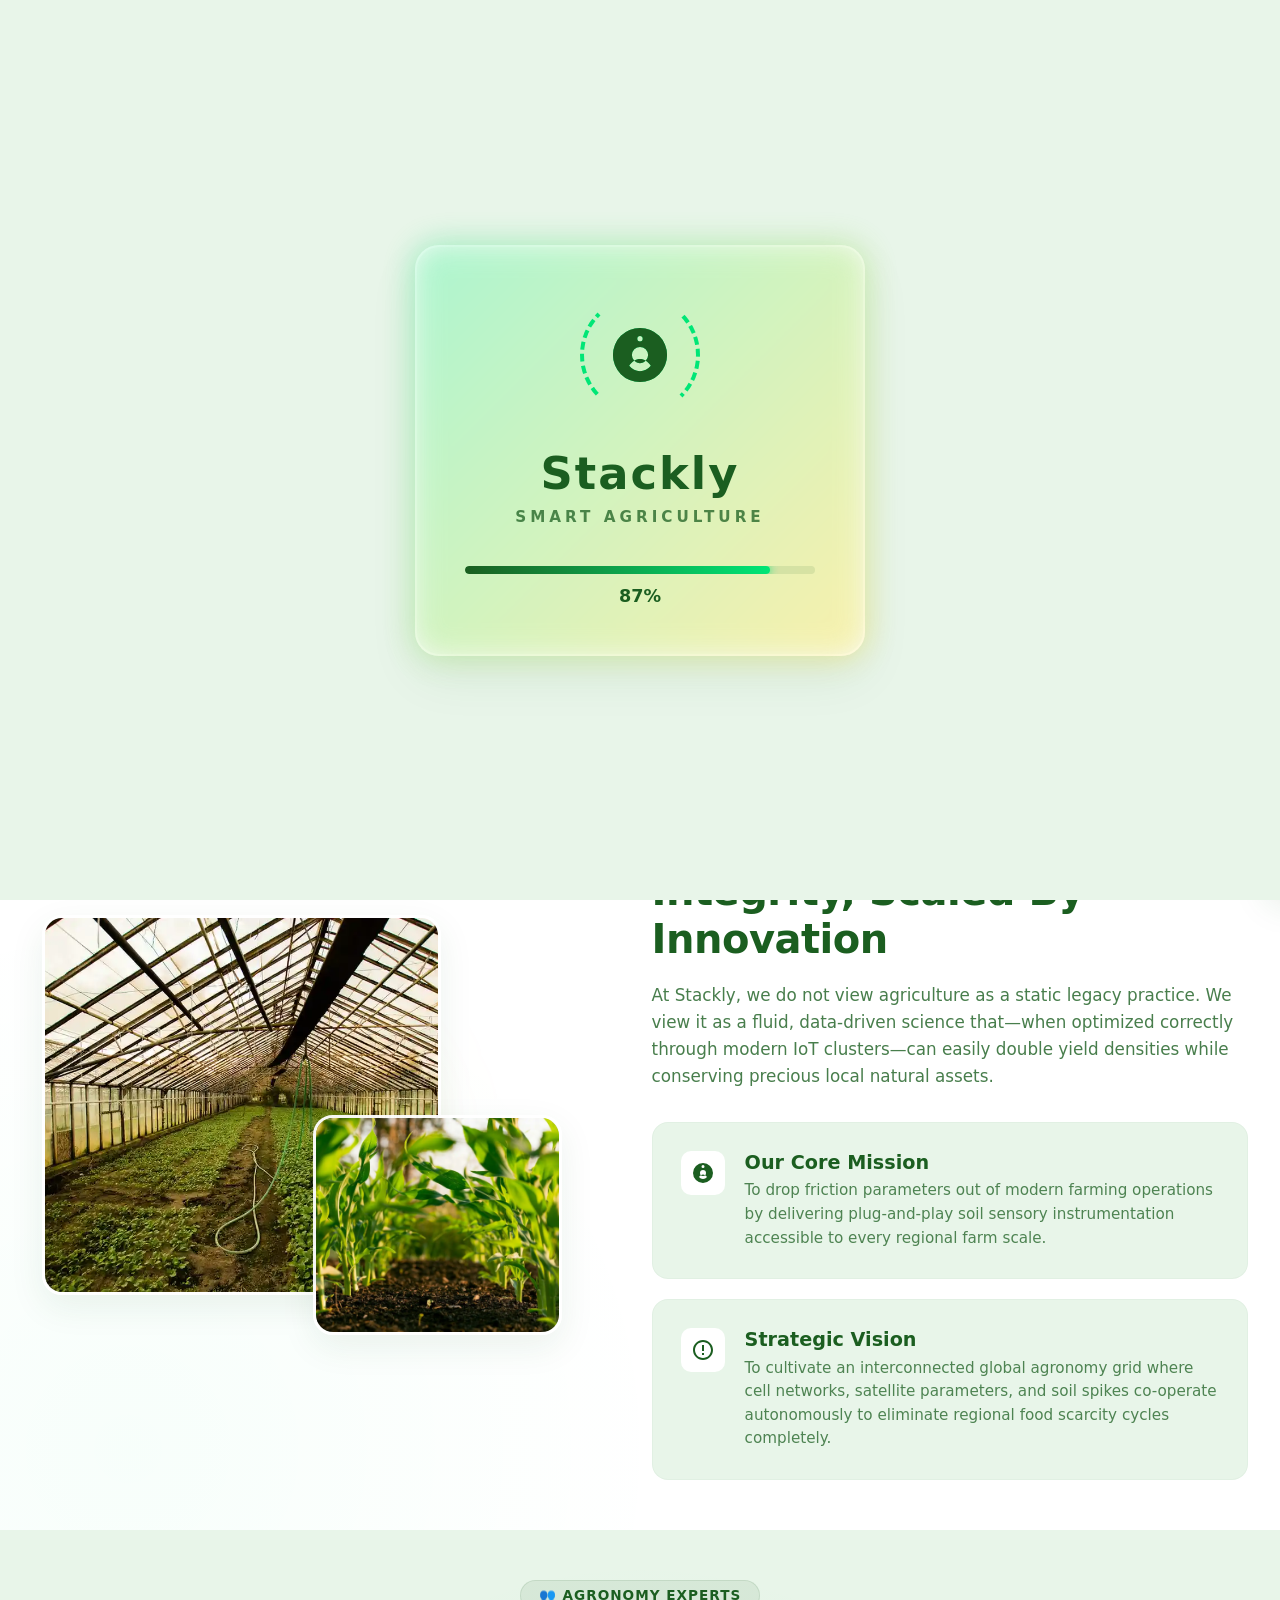
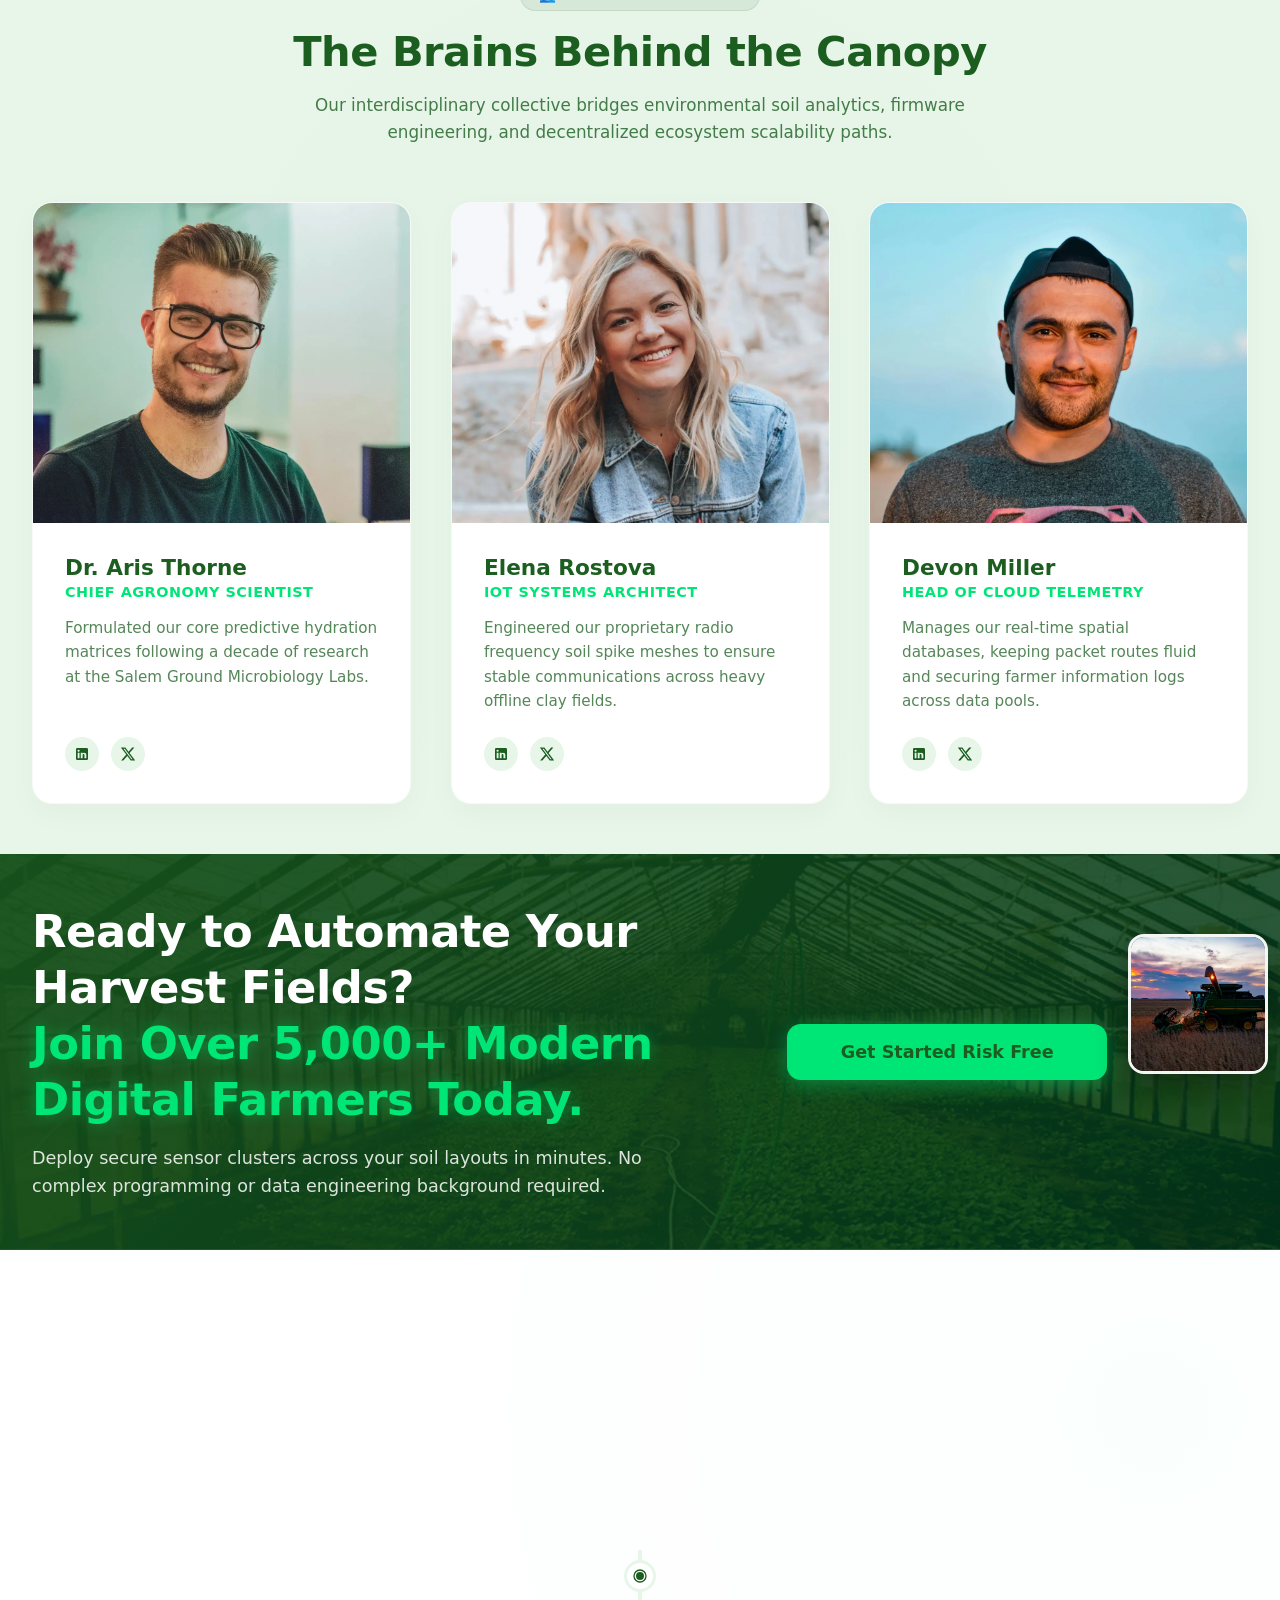
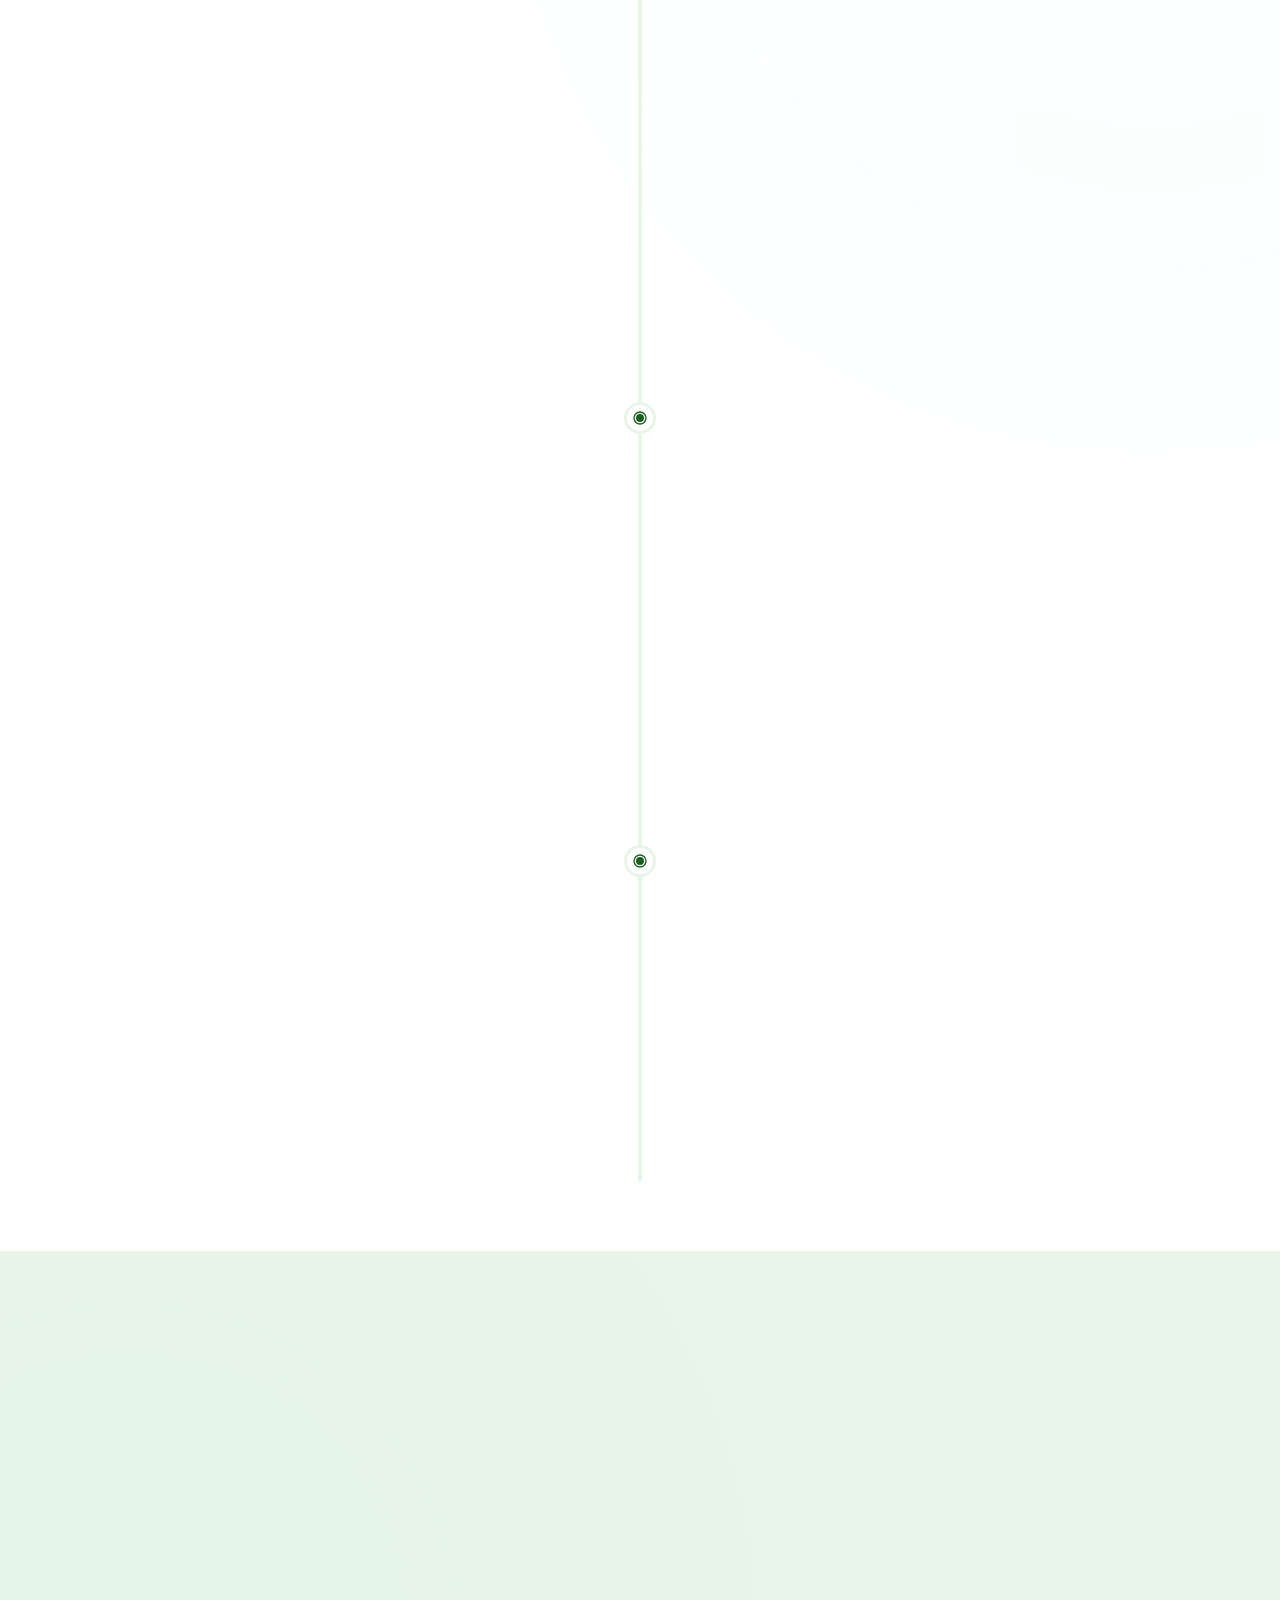
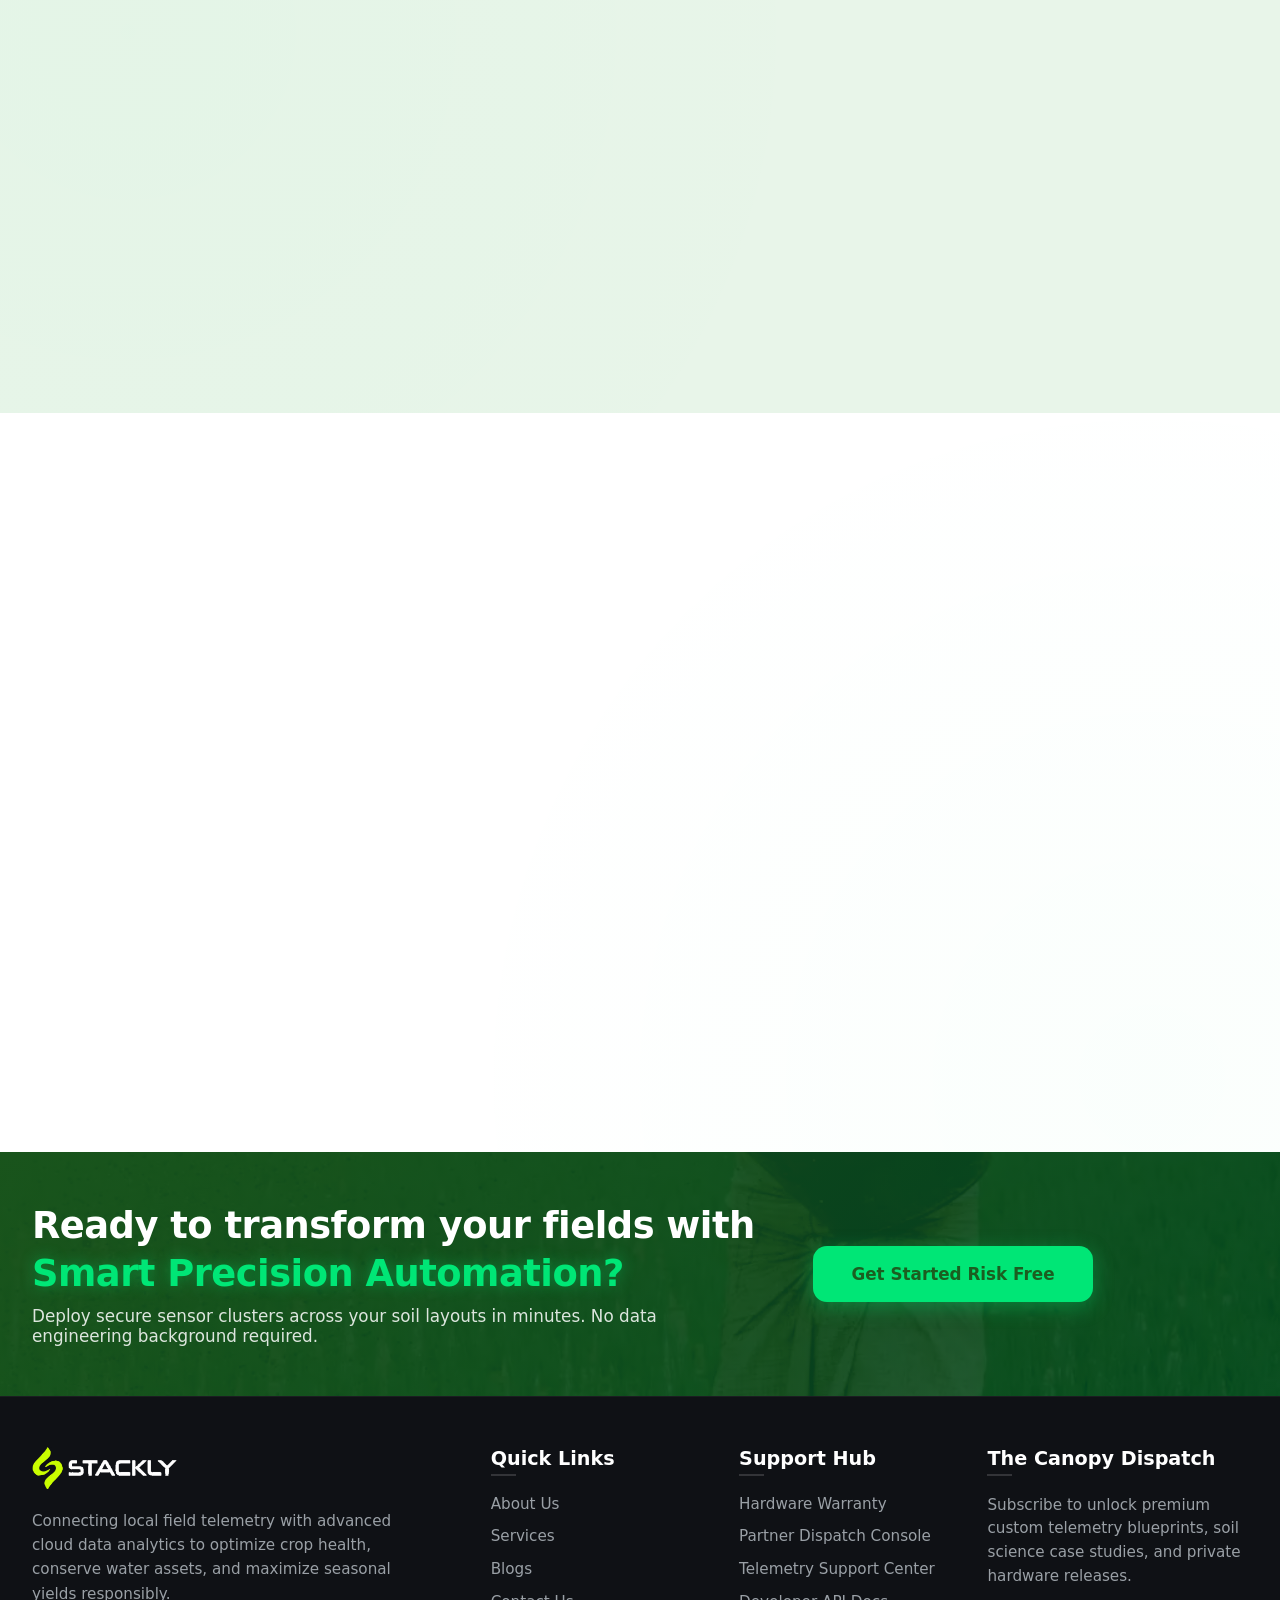
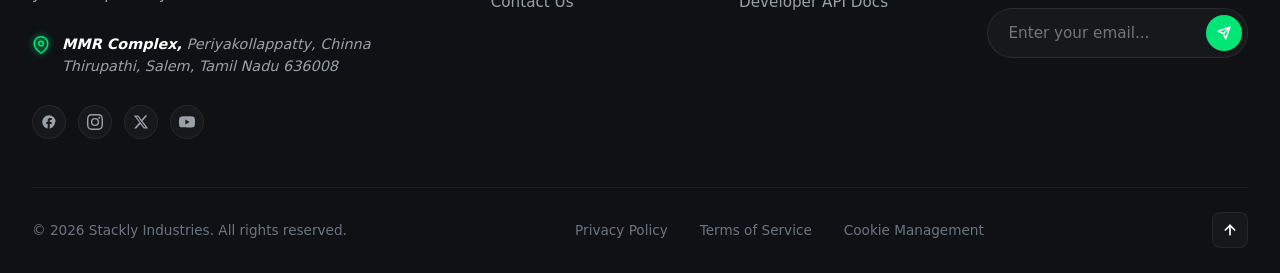
<file: about.html>
<!DOCTYPE html>
<html lang="en">
<head>
    <meta charset="UTF-8">
    <meta name="viewport" content="width=device-width, initial-scale=1.0">
    <title>Stackly - Cultivating Innovation</title>
    <!-- Link to the separate CSS file -->
    <link rel="stylesheet" href="style.css">
</head>
<body>

   <!-- Dedicated Screen-Anchored Fixed Preloader Layer Mask -->
<div class="preloader-screen-mask" id="global-preloader">
    <div class="preload-wrapper">
        <!-- SVG Vector Container -->
        <div class="icon-container">
            <div class="vector-ring"></div>
            <svg class="sprout-svg" viewBox="0 0 24 24">
                <path d="M12,2A10,10 0 0,0 2,12A10,10 0 0,0 12,22A10,10 0 0,0 22,12A10,10 0 0,0 12,2M12,5A1,1 0 0,1 13,6A1,1 0 0,1 12,7A1,1 0 0,1 11,6A1,1 0 0,1 12,5M12,18C10.5,18 9,17.2 8,16C9,14.5 10.5,13.5 12,13.5C13.5,13.5 15,14.5 16,16C15,17.2 13.5,18 12,18M12,9A3,3 0 0,1 15,12A3,3 0 0,1 12,15A3,3 0 0,1 9,12A3,3 0 0,1 12,9Z"/>
            </svg>
        </div>

        <!-- Typography -->
        <h1 class="brand-name">Stackly</h1>
        <div class="brand-tagline">Smart Agriculture</div>

        <!-- Loader Component -->
        <div class="progress-box">
            <div class="progress-bar-bg">
                <div class="progress-bar-fill" id="progress-fill"></div>
            </div>
            <span class="counter-text" id="counter-value">0%</span>
        </div>
    </div>
</div>


    <!-- Link to the separate JavaScript file -->
  <script>
   document.addEventListener("DOMContentLoaded", () => {
    const fill = document.getElementById("progress-fill");
    const counter = document.getElementById("counter-value");
    const mainHeader = document.querySelector(".main-header");
    const heroSection = document.querySelector(".hero-section");
    const preloaderScreen = document.getElementById("global-preloader"); // Target new layout wrapper mask

    let count = 0;

    const loaderInterval = setInterval(() => {
        count += Math.floor(Math.random() * 4) + 2; 
        
        if (count >= 100) {
            count = 100;
            clearInterval(loaderInterval);
            
            setTimeout(() => {
                // Fade out the entire overlay wrapper screen mask at once
                if (preloaderScreen) {
                    preloaderScreen.style.opacity = '0';
                    preloaderScreen.style.pointerEvents = 'none';
                    
                    // Pull off DOM tree completely after transition animation finishes
                    setTimeout(() => {
                        preloaderScreen.style.display = 'none';
                    }, 600);
                }

                // Unlock application components seamlessly into position
                if (mainHeader) { mainHeader.classList.add("revealed"); }
                if (heroSection) { heroSection.classList.add("revealed"); }
            }, 400);
        }
        if (fill) fill.style.width = `${count}%`;
        if (counter) counter.textContent = `${count}%`;
    }, 80);

    /* (Keep your remaining logo buttons and hamburger drawer logic completely unchanged below this point) */
});

  </script>

<!-- Fixed Navigation Header -->
<header class="main-header">
    <div class="header-container">
        
        <!-- Left Side: Refreshable Brand Logo Container -->
              <!-- Left Side: Refreshable Brand Logo Container -->
        <div class="header-left">
            <a href="#" class="logo-link" id="brand-logo-btn" title="Refresh Page">
                <!-- Live Image Tag for Brand Logo Graphic Asset -->
                <img src="./Assests/logo agriculture farming.webp" alt="🌱 Stackly" class="brand-logo-img">
            </a>
        </div>


        <!-- Center Space: Main Navigation Items (5 Menus) -->
         <nav class="desktop-nav">
    <ul class="nav-links">
        <li>
            <a href="index.html" class="nav-item ">Home</a>
        </li>
        <li>
            <a href="about.html" class="nav-item active">About</a>
        </li>
        <li>
            <a href="services.html" class="nav-item">Services</a>
        </li>
        <li>
            <a href="blog.html" class="nav-item">Blog</a>
        </li>
        <li>
            <a href="contact.html" class="nav-item">Contact</a>
        </li>
    </ul>
</nav>

        <!-- Right Side: Auth Button Control Layout -->
        <div class="header-right">
            <a href="login.html" class="btn-auth">Login</a>
            
            <!-- Mobile Hamburger Trigger Button (Visible only on smaller displays) -->
            <button class="hamburger-btn" id="mobile-menu-trigger" aria-label="Open Navigation">
                <span class="hamburger-bar"></span>
                <span class="hamburger-bar"></span>
                <span class="hamburger-bar"></span>
            </button>
        </div>

    </div>
</header>

<!-- Mobile Overlay Navigation Draw Menu (75% Responsive Profile Width) -->
<div class="mobile-overlay-menu" id="mobile-drawer">
    <!-- Explicit close button positioned inside the drawer layout itself -->
    <button class="drawer-close-btn" id="mobile-menu-close" aria-label="Close Navigation">&times;</button>
    
   <ul class="mobile-nav-links">
    <li>
        <a href="index.html" class="mobile-nav-item ">Home</a>
    </li>
    <li>
        <a href="about.html" class="mobile-nav-item active">About</a>
    </li>
    <li>
        <a href="services.html" class="mobile-nav-item">Services</a>
    </li>
    <li>
        <a href="blog.html" class="mobile-nav-item">Blog</a>
    </li>
    <li>
        <a href="contact.html" class="mobile-nav-item">Contact</a>
    </li>
    <li>
        <a href="login.html" class="mobile-nav-item mobile-btn-auth">Login</a>
    </li>
</ul>
</div>

<script>
    document.addEventListener("DOMContentLoaded", () => {
    // --- PRELOADER ANIMATION LOOP ---
    const fill = document.getElementById("progress-fill");
    const counter = document.getElementById("counter-value");
    const mainHeader = document.querySelector(".main-header");
    let count = 0;

    const loaderInterval = setInterval(() => {
        count += Math.floor(Math.random() * 4) + 2; 
        
        if (count >= 100) {
            count = 100;
            clearInterval(loaderInterval);
            
            setTimeout(() => {
                const wrapper = document.querySelector('.preload-wrapper');
                if (wrapper) {
                    wrapper.style.opacity = '0';
                    wrapper.style.transform = 'scale(0.9)';
                    setTimeout(() => { wrapper.style.display = 'none'; }, 500);
                }
                // Reveal header after loading terminates cleanly
                if (mainHeader) { mainHeader.classList.add("revealed"); }
            }, 400);
        }
        if (fill) fill.style.width = `${count}%`;
        if (counter) counter.textContent = `${count}%`;
    }, 80);

    // --- BRAND LOGO REFRESH ACTION ---
    const logoBtn = document.getElementById("brand-logo-btn");
    if (logoBtn) {
        logoBtn.addEventListener("click", (event) => {
            event.preventDefault();
            window.location.reload();
        });
    }

    // --- MOBILE DRAWER CLOSURE ENGINE ---
    const openMenuBtn = document.getElementById("mobile-menu-trigger");
    const closeMenuBtn = document.getElementById("mobile-menu-close");
    const navDrawer = document.getElementById("mobile-drawer");
    const bodyElement = document.body;
    const mobileLinks = document.querySelectorAll(".mobile-nav-item");

    // Action function to open drawer interface state parameters
    function openMobileDrawer() {
        navDrawer.classList.add("is-active");
        bodyElement.classList.add("no-scroll");
    }

    // Action function to close drawer interface state parameters
    function closeMobileDrawer() {
        navDrawer.classList.remove("is-active");
        bodyElement.classList.remove("no-scroll");
    }

    // Event bindings for standard trigger frameworks
    if (openMenuBtn) { openMenuBtn.addEventListener("click", openMobileDrawer); }
    if (closeMenuBtn) { closeMenuBtn.addEventListener("click", closeMobileDrawer); }

    // Auto-closes mobile drawer layer whenever a navigation choice link is tapped
    mobileLinks.forEach(link => {
        link.addEventListener("click", closeMobileDrawer);
    });
});

</script>

<!-- Simple Clean About Page Hero Section Landmark -->
<section class="about-hero-section">
    <!-- Visual background accent grid blur overlay pass -->
    <div class="about-hero-blur-backdrop"></div>

    <div class="about-hero-container">
        
        <!-- Left Side: Content Presentation -->
        <div class="about-hero-content">
            <span class="about-hero-badge">
                <svg class="badge-vector" viewBox="0 0 24 24"><path d="M12,2A10,10 0 0,0 2,12A10,10 0 0,0 12,22A10,10 0 0,0 22,12A10,10 0 0,0 12,2M12,4A1.5,1.5 0 0,1 13.5,5.5A1.5,1.5 0 0,1 12,7A1.5,1.5 0 0,1 10.5,5.5A1.5,1.5 0 0,1 12,4M12,18C10.5,18 9,17.2 8,16C9,14.5 10.5,13.5 12,13.5C13.5,13.5 15,14.5 16,16C15,17.2 13.5,18 12,18M12,9A3,3 0 0,1 15,12A3,3 0 0,1 12,15A3,3 0 0,1 9,12A3,3 0 0,1 12,9Z"/></svg>
                <span>Our Heritage Journey</span>
            </span>
            <h1 class="about-hero-title">Empowering Fields Through <br><span class="text-glow-accent">Data-Driven Wisdom</span></h1>
            <p class="about-hero-description">Founded with a unified directive to optimize global food production, Stackly bridges raw agricultural ground telemetry metrics with scalable cloud insights to cultivate a sustainable tomorrow.</p>
            
            <!-- ADDED: Interactive Call-to-Action Group -->
            <div class="about-hero-cta-group">
                <a href="404.html" class="btn-about-primary">Launch Simulator</a>
                <a href="404.html" class="btn-about-secondary">Contact Experts</a>
            </div>
        </div>

        <!-- Right Side: Clean Structured Imagery Panel Grid -->
        <div class="about-hero-media">
            <div class="about-hero-img-box">
                <img src="./Assests/agriculture land.webp" alt="Sustainable modern farm field rows ecosystem" class="about-hero-img">
                <div class="media-glow-border"></div>
            </div>
        </div>

    </div>
</section>

<style>
    /* --- SIMPLE CLEAN ABOUT HERO ARCHITECTURE --- */
.about-hero-section {
    position: relative;
    width: 100%;
    min-height: 60vh; 
    /* SPECIFIED PADDING CONSTRAINT: 50px top/bottom desktop breathing safe zones */
    padding: 150px 10px;
    background-color: var(--bg-bright); /* Inherits bright light green canvas token */
    display: flex;
    align-items: center;
    overflow: hidden;
}

.about-hero-blur-backdrop {
    position: absolute;
    width: 400px;
    height: 400px;
    background: radial-gradient(circle, rgba(0, 230, 118, 0.04) 0%, transparent 65%);
    left: -100px;
    top: -100px;
    pointer-events: none;
    z-index: 1;
}

.about-hero-container {
    position: relative;
    width: 100%;
    max-width: 1400px;
    margin: 0 auto;
    display: grid;
    grid-template-columns: 1.1fr 0.9fr; 
    gap: 4.5rem;
    align-items: center;
    z-index: 2;
}

/* --- LEFT COLUMN: BRAND DETAILS --- */
.about-hero-content {
    width: 100%;
}

.about-hero-badge {
    display: inline-flex;
    align-items: center;
    gap: 0.5rem;
    background-color: rgba(27, 94, 32, 0.06);
    color: var(--text-dark);
    padding: 0.45rem 1.1rem;
    border-radius: 30px;
    font-size: 0.85rem;
    font-weight: 700;
    text-transform: uppercase;
    letter-spacing: 0.5px;
    border: 1px solid rgba(27, 94, 32, 0.1);
    margin-bottom: 1.5rem;
}

.badge-vector {
    width: 16px;
    height: 16px;
    fill: var(--text-dark);
}

.about-hero-title {
    font-size: 3rem;
    font-weight: 800;
    line-height: 1.2;
    color: var(--text-dark);
    margin-bottom: 1.25rem;
    letter-spacing: -0.5px;
}

.text-glow-accent {
    color: var(--text-dark);
    position: relative;
    display: inline-block;
}

.text-glow-accent::after {
    content: '';
    position: absolute;
    bottom: 4px;
    left: 0;
    width: 100%;
    height: 8px;
    background-color: var(--agri-glow);
    z-index: -1;
    opacity: 0.5;
    border-radius: 2px;
    box-shadow: 0 0 10px var(--agri-glow);
}

.about-hero-description {
    font-size: 1.05rem;
    color: var(--text-dark);
    opacity: 0.8;
    line-height: 1.65;
    margin-bottom: 2.2rem; /* Expanded to separate description from buttons */
    max-width: 620px;
}

/* --- ADDED: CALL-TO-ACTION BUTTON HOUSING --- */
.about-hero-cta-group {
    display: flex;
    gap: 1.25rem;
    align-items: center;
}

.btn-about-primary {
    text-decoration: none;
    background-color: var(--text-dark);
    color: var(--white);
    padding: 0.9rem 2rem;
    border-radius: 12px;
    font-weight: 700;
    font-size: 1rem;
    transition: all 0.3s cubic-bezier(0.4, 0, 0.2, 1);
    box-shadow: 0 4px 12px rgba(27, 94, 32, 0.15);
}

.btn-about-primary:hover {
    background-color: var(--agri-glow);
    color: var(--text-dark);
    transform: translateY(-3px);
    box-shadow: 0 8px 22px rgba(0, 230, 118, 0.45); /* Bright Green Glow on hover */
}

.btn-about-secondary {
    text-decoration: none;
    color: var(--text-dark);
    background-color: transparent;
    padding: 0.9rem 2rem;
    border-radius: 12px;
    font-weight: 700;
    font-size: 1rem;
    border: 2px solid var(--text-dark);
    transition: all 0.3s ease;
}

.btn-about-secondary:hover {
    background-color: rgba(27, 94, 32, 0.04);
    border-color: var(--agri-glow);
    transform: translateY(-2px);
}

/* --- RIGHT COLUMN: MEDIA VIEWPORT FRAMES --- */
.about-hero-media {
    width: 100%;
    display: flex;
    justify-content: flex-end;
}

.about-hero-img-box {
    position: relative;
    width: 100%;
    max-width: 540px;
    height: 340px;
    border-radius: 20px;
    overflow: hidden;
    box-shadow: 0 12px 30px rgba(27, 94, 32, 0.04);
    border: 2px solid rgba(255, 255, 255, 0.9);
    transition: transform 0.4s cubic-bezier(0.165, 0.84, 0.44, 1), 
                box-shadow 0.4s ease, 
                border-color 0.4s ease;
}

.about-hero-img {
    width: 100%;
    height: 100%;
    object-fit: cover;
    display: block;
}

.about-hero-img-box:hover {
    transform: translateY(-4px) scale(1.01);
    border-color: var(--agri-glow);
    box-shadow: 0 15px 35px rgba(0, 230, 118, 0.22); 
}

/* --- RESPONSIVE SPECS --- */
@media (max-width: 1200px) {
    .about-hero-title { font-size: 2.5rem; }
    .about-hero-container { gap: 2.5rem; }
}

@media (max-width: 992px) {
    .about-hero-section {
        /* SPECIFIED CONSTRAINT: Gracefully collapses layout padding cushions directly down to 30px rules */
        padding: 100px 1.5rem;
    }
    .about-hero-container {
        grid-template-columns: 1fr; 
        text-align: center;
        gap: 3rem;
    }
    .about-hero-content {
        display: flex;
        flex-direction: column;
        align-items: center;
    }
    .about-hero-media { justify-content: center; }
    .about-hero-img-box { height: 280px; }
}

@media (max-width: 480px) {
    .about-hero-title { font-size: 2rem; }
    .about-hero-img-box { height: 210px; border-radius: 16px; }
    .about-hero-cta-group {
        flex-direction: column; /* Stacks primary and secondary buttons cleanly on mobile touch viewports */
        width: 100%;
        gap: 1rem;
    }
    .btn-about-primary, .btn-about-secondary {
        width: 100%;
        text-align: center;
    }
}

/* ==========================================
   ABOUT HERO - ROTATE APPEAR EFFECT
========================================== */

.about-hero-content,
.about-hero-media {
    opacity: 0;
    will-change: transform, opacity;
}

/* Content starts from left */
.about-hero-content {
    transform: translateX(-80px) rotateY(-12deg);
    transition:
        opacity 0.9s ease,
        transform 1s cubic-bezier(0.22, 1, 0.36, 1);
}

/* Image starts from right */
.about-hero-media {
    transform: translateX(80px) rotateY(12deg);
    transition:
        opacity 0.9s ease 0.15s,
        transform 1s cubic-bezier(0.22, 1, 0.36, 1) 0.15s;
}


/* ==========================================
   VISIBLE STATE
========================================== */

.about-hero-section.is-visible .about-hero-content {
    opacity: 1;
    transform: translateX(0) rotateY(0deg);
}

.about-hero-section.is-visible .about-hero-media {
    opacity: 1;
    transform: translateX(0) rotateY(0deg);
}


/* ==========================================
   INNER CONTENT STAGGER
========================================== */

.about-hero-badge,
.about-hero-title,
.about-hero-description,
.about-hero-cta-group {
    opacity: 0;
    transform: translateY(25px);
}

.about-hero-badge {
    transition:
        opacity 0.6s ease 0.35s,
        transform 0.6s ease 0.35s;
}

.about-hero-title {
    transition:
        opacity 0.7s ease 0.45s,
        transform 0.7s ease 0.45s;
}

.about-hero-description {
    transition:
        opacity 0.7s ease 0.6s,
        transform 0.7s ease 0.6s;
}

.about-hero-cta-group {
    transition:
        opacity 0.7s ease 0.75s,
        transform 0.7s ease 0.75s;
}


/* Activate inner elements */
.about-hero-section.is-visible .about-hero-badge,
.about-hero-section.is-visible .about-hero-title,
.about-hero-section.is-visible .about-hero-description,
.about-hero-section.is-visible .about-hero-cta-group {
    opacity: 1;
    transform: translateY(0);
}


/* ==========================================
   IMAGE ROTATION
========================================== */

.about-hero-img-box {
    transform: rotate(3deg) scale(0.96);
    transition:
        transform 1s cubic-bezier(0.22, 1, 0.36, 1) 0.25s,
        box-shadow 0.4s ease,
        border-color 0.4s ease;
}

.about-hero-section.is-visible .about-hero-img-box {
    transform: rotate(0deg) scale(1);
}


/* ==========================================
   MOBILE
========================================== */

@media (max-width: 992px) {

    .about-hero-content {
        transform: translateY(60px);
    }

    .about-hero-media {
        transform: translateY(60px);
    }

    .about-hero-section.is-visible .about-hero-content,
    .about-hero-section.is-visible .about-hero-media {
        transform: translateY(0);
    }
}


/* ==========================================
   ACCESSIBILITY
========================================== */

@media (prefers-reduced-motion: reduce) {

    .about-hero-content,
    .about-hero-media,
    .about-hero-badge,
    .about-hero-title,
    .about-hero-description,
    .about-hero-cta-group,
    .about-hero-img-box {
        opacity: 1;
        transform: none;
        transition: none;
    }
}
</style>

<script>
(function () {

    function initAboutHeroAnimation() {

        const section = document.querySelector(".about-hero-section");

        if (!section) {
            console.log("About hero section not found");
            return;
        }

        console.log("About hero animation initialized");

        const observer = new IntersectionObserver(function (entries) {

            entries.forEach(function (entry) {

                if (entry.isIntersecting) {

                    console.log("About hero is visible");

                    section.classList.add("is-visible");

                    observer.unobserve(section);
                }

            });

        }, {
            threshold: 0.1
        });

        observer.observe(section);
    }


    /* Works whether DOMContentLoaded has already fired or not */
    if (document.readyState === "loading") {
        document.addEventListener(
            "DOMContentLoaded",
            initAboutHeroAnimation
        );
    } else {
        initAboutHeroAnimation();
    }

})();
</script>

<!-- Mission, Vision & Core Values Landmark Section -->
<section id="philosophy" class="values-section">
    <!-- Ambient geometric field matrix backdrop texture -->
    <div class="values-bg-mesh-pattern"></div>

    <div class="values-container">
        
        <!-- Left Side: Interactive Stacked Image Panels with Glow Foundations -->
        <div class="values-graphics">
            <div class="values-aura-orb"></div>
            
            <!-- Main Corporate Mission Image Frame -->
            <div class="values-image-card primary-value-frame">
                <img src="./Assests/green infra.webp" alt="Agronomists evaluating smart greenhouse crop tracking sheets" class="values-img">
            </div>

            <!-- Floating Dynamic Sub-Card Analytics Image Asset -->
            <div class="values-image-card secondary-value-frame">
                <img src="./Assests/soil nutrition.webp" alt="Tablet reviewing cloud soil diagnostics analytics" class="values-img">
            </div>
        </div>

        <!-- Right Side: Content Presentation & High-Glow Card Accordion Stack -->
        <div class="values-content">
            <span class="values-badge">🎯 Corporate Directives</span>
            <h2 class="values-title">Driven By Ecological Integrity, Scaled By Innovation</h2>
            <p class="values-text">
                At Stackly, we do not view agriculture as a static legacy practice. We view it as a fluid, data-driven science that—when optimized correctly through modern IoT clusters—can easily double yield densities while conserving precious local natural assets.
            </p>

            <!-- Interactive Value Cards Stack (Includes theme glow feedback) -->
            <div class="values-cards-stack">
                
                <!-- Card 1: Our Core Mission -->
                <div class="value-glow-card">
                    <div class="value-vector-icon">
                        <svg viewBox="0 0 24 24" aria-hidden="true">
                            <path d="M12,2A10,10 0 0,0 2,12A10,10 0 0,0 12,22A10,10 0 0,0 22,12A10,10 0 0,0 12,2M12,4A1.5,1.5 0 0,1 13.5,5.5A1.5,1.5 0 0,1 12,7A1.5,1.5 0 0,1 10.5,5.5A1.5,1.5 0 0,1 12,4M12,18C10.5,18 9,17.2 8,16C9,14.5 10.5,13.5 12,13.5C13.5,13.5 15,14.5 16,16C15,17.2 13.5,18 12,18M12,9A3,3 0 0,1 15,12A3,3 0 0,1 12,15A3,3 0 0,1 9,12A3,3 0 0,1 12,9Z"/>
                        </svg>
                    </div>
                    <div class="value-text-wrapper">
                        <h3>Our Core Mission</h3>
                        <p>To drop friction parameters out of modern farming operations by delivering plug-and-play soil sensory instrumentation accessible to every regional farm scale.</p>
                    </div>
                </div>

                <!-- Card 2: Strategic Vision -->
                <div class="value-glow-card">
                    <div class="value-vector-icon">
                        <svg viewBox="0 0 24 24" aria-hidden="true">
                            <path d="M12,2c-5.52,0-10,4.48-10,10s4.48,10,10,10,10-4.48,10-10-4.48-10-10-10zm0,18c-4.41,0-8-3.59-8-8s3.59-8,8-8,8,3.59,8,8-3.59,8-8,8zm-1-13h2v6h-2zm0,8h2v2h-2z"/>
                        </svg>
                    </div>
                    <div class="value-text-wrapper">
                        <h3>Strategic Vision</h3>
                        <p>To cultivate an interconnected global agronomy grid where cell networks, satellite parameters, and soil spikes co-operate autonomously to eliminate regional food scarcity cycles completely.</p>
                    </div>
                </div>

            </div>
        </div>

    </div>
</section>

<style>
    /* --- MISSION, VISION & VALUES SECTION ARCHITECTURE --- */
.values-section {
    position: relative;
    width: 100%;
    /* SPECIFIED PADDING CONSTRAINT: 50px top/bottom desktop profile dimensions */
    padding: 50px 2rem;
    background-color: #ffffff; /* Clean contrasting background against the light green hero base */
    overflow: hidden;
}

.values-bg-mesh-pattern {
    position: absolute;
    inset: 0;
    background-image: radial-gradient(circle at 10% 90%, rgba(0, 230, 118, 0.03) 0%, transparent 40%);
    pointer-events: none;
    z-index: 1;
}

.values-container {
    position: relative;
    width: 100%;
    max-width: 1400px;
    margin: 0 auto;
    display: grid;
    grid-template-columns: 0.95fr 1.05fr; /* Spatial priority layout grid weights */
    gap: 5rem;
    align-items: center;
    z-index: 2;
}

/* --- LEFT COLUMN: DYNAMIC STRUCTURAL IMAGERY PANEL --- */
.values-graphics {
    position: relative;
    width: 100%;
    height: 460px;
    display: flex;
    align-items: center;
    justify-content: center;
}

/* Soft ambient gold/green aura behind image frames */
.values-aura-orb {
    position: absolute;
    width: 300px;
    height: 300px;
    background: radial-gradient(circle, rgba(255, 214, 0, 0.2) 0%, transparent 70%);
    filter: blur(40px);
    z-index: 1;
    animation: valuesOrbFloat 6s ease-in-out infinite alternate;
}

.values-image-card {
    position: absolute;
    border-radius: 20px;
    overflow: hidden;
    box-shadow: 0 12px 35px rgba(27, 94, 32, 0.08);
    border: 3px solid rgba(255, 255, 255, 0.95);
    transition: all 0.4s cubic-bezier(0.165, 0.84, 0.44, 1);
}

.values-img {
    width: 100%;
    height: 100%;
    object-fit: cover;
    display: block;
}

.primary-value-frame {
    width: 74%;
    height: 380px;
    left: 10px;
    top: 20px;
    z-index: 2;
}

.secondary-value-frame {
    width: 46%;
    height: 220px;
    right: 10px;
    bottom: 20px;
    z-index: 3;
    animation: valuesCardBounce 4s ease-in-out infinite alternate;
}

/* Interactive Card Glow and Scale Transformations on Hover */
.values-image-card:hover {
    transform: scale(1.04) translateY(-6px);
    border-color: var(--agri-glow);
    box-shadow: 0 22px 45px rgba(0, 230, 118, 0.35);
    z-index: 4; /* Floats active target cleanly over adjoining elements */
}

/* --- RIGHT COLUMN: TYPOGRAPHY & HIGH-GLOW CARD ACCORDION --- */
.values-content {
    width: 100%;
}

.values-badge {
    display: inline-block;
    background-color: var(--bg-bright);
    color: var(--text-dark);
    padding: 0.4rem 1.1rem;
    border-radius: 30px;
    font-size: 0.85rem;
    font-weight: 700;
    text-transform: uppercase;
    letter-spacing: 1px;
    margin-bottom: 1.2rem;
    border: 1px solid rgba(27, 94, 32, 0.1);
}

.values-title {
    font-size: 2.5rem;
    font-weight: 800;
    line-height: 1.2;
    color: var(--text-dark);
    margin-bottom: 1.2rem;
    letter-spacing: -0.5px;
}

.values-text {
    font-size: 1.05rem;
    color: var(--text-dark);
    opacity: 0.8;
    line-height: 1.6;
    margin-bottom: 2rem;
}

/* Vertical Stack Card System */
.values-cards-stack {
    display: flex;
    flex-direction: column;
    gap: 1.25rem;
    width: 100%;
}

.value-glow-card {
    background-color: var(--bg-bright);
    padding: 1.75rem;
    border-radius: 16px;
    border: 1px solid rgba(27, 94, 32, 0.03);
    display: flex;
    gap: 1.25rem;
    align-items: flex-start;
    transition: all 0.35s cubic-bezier(0.4, 0, 0.2, 1);
}

.value-vector-icon {
    width: 44px;
    height: 44px;
    background-color: #ffffff;
    border-radius: 10px;
    display: flex;
    align-items: center;
    justify-content: center;
    flex-shrink: 0;
    transition: background-color 0.3s ease, transform 0.3s ease;
}

.value-vector-icon svg {
    width: 24px;
    height: 24px;
    fill: var(--text-dark);
    transition: fill 0.3s ease, filter 0.3s ease;
}

.value-text-wrapper h3 {
    font-size: 1.2rem;
    font-weight: 700;
    color: var(--text-dark);
    margin-bottom: 0.35rem;
    transition: color 0.3s ease;
}

.value-text-wrapper p {
    font-size: 0.95rem;
    color: var(--text-dark);
    opacity: 0.75;
    line-height: 1.55;
}

/* --- HOVER INTERACTION & NEON GLOW ENGINE --- */
.value-glow-card:hover {
    transform: translateY(-4px);
    background-color: #ffffff;
    border-color: var(--agri-glow);
    /* Cast neon green perimeter lighting lines */
    box-shadow: 0 12px 30px rgba(0, 230, 118, 0.22);
}

.value-glow-card:hover .value-vector-icon {
    background-color: var(--text-dark);
    transform: scale(1.05);
}

.value-glow-card:hover .value-vector-icon svg {
    fill: var(--agri-glow);
    filter: drop-shadow(0 0 3px var(--agri-glow));
}

.value-glow-card:hover .value-text-wrapper h3 {
    color: var(--agri-glow);
}

/* --- HARDWARE-ACCELERATED KEYFRAMES --- */
@keyframes valuesCardBounce { 0% { transform: translateY(0); } 100% { transform: translateY(-12px); } }
@keyframes valuesOrbMotion { 0% { transform: translate(0) scale(1); } 100% { transform: translate(10px, -5px) scale(1.08); } }

/* --- HIGH-PERFORMANCE RESPONSIVE VIEWPORT BREAKPOINTS --- */
@media (max-width: 1200px) {
    .values-title { font-size: 2.1rem; }
    .values-container { gap: 3rem; }
}

@media (max-width: 992px) {
    .values-section {
        /* SPECIFIED CONSTRAINT: Drops layout padding cushions smoothly to 30px profiles on small devices */
        padding: 30px 1.5rem;
    }
    .values-container {
        grid-template-columns: 1fr; /* Switch directly into robust unified block rows */
        gap: 3.5rem;
    }
    .values-graphics {
        height: 380px;
        max-width: 550px;
        margin: 0 auto;
    }
    .primary-value-frame { height: 320px; }
    .secondary-value-frame { height: 180px; }
}

@media (max-width: 480px) {
    .values-title { font-size: 1.8rem; }
    .values-graphics { height: 260px; }
    .primary-value-frame { height: 220px; left: 0; }
    .secondary-value-frame { height: 120px; right: 0; bottom: 10px; }
    .value-glow-card { padding: 1.25rem; gap: 1rem; }
}

/* ============================================
   SCROLL APPEAR EFFECT - VALUES SECTION
   ============================================ */

.values-section {
    opacity: 0;
    transform: translateY(70px);
    transition:
        opacity 0.9s ease,
        transform 0.9s cubic-bezier(0.22, 1, 0.36, 1);
}

/* Activated when section enters viewport */
.values-section.values-visible {
    opacity: 1;
    transform: translateY(0);
}


/* Optional: animate the content slightly after the section */
.values-section.values-visible .values-content {
    animation: valuesContentReveal 0.9s ease 0.15s both;
}

.values-section.values-visible .values-graphics {
    animation: valuesGraphicsReveal 1s cubic-bezier(0.22, 1, 0.36, 1) both;
}


@keyframes valuesContentReveal {
    from {
        opacity: 0;
        transform: translateX(40px);
    }

    to {
        opacity: 1;
        transform: translateX(0);
    }
}


@keyframes valuesGraphicsReveal {
    from {
        opacity: 0;
        transform: translateX(-40px) scale(0.96);
    }

    to {
        opacity: 1;
        transform: translateX(0) scale(1);
    }
}


/* Accessibility */
@media (prefers-reduced-motion: reduce) {
    .values-section,
    .values-section.values-visible .values-content,
    .values-section.values-visible .values-graphics {
        opacity: 1;
        transform: none;
        animation: none;
        transition: none;
    }
}
</style>

<script>
document.addEventListener("DOMContentLoaded", function () {

    const valuesSection = document.querySelector(".values-section");

    if (!valuesSection) return;

    const valuesObserver = new IntersectionObserver(
        function (entries) {

            entries.forEach(function (entry) {

                if (entry.isIntersecting) {
                    valuesSection.classList.add("values-visible");

                    // Run only once
                    valuesObserver.unobserve(valuesSection);
                }

            });

        },
        {
            threshold: 0.15
        }
    );

    valuesObserver.observe(valuesSection);

});
</script>

<!-- Meet the Team & Expert Advisory Landmark Section -->
<section id="team" class="team-section">
    <!-- Subtle environment background layer acting as a deep overlay texture pass -->
    <div class="team-bg-contour-pattern"></div>

    <div class="team-container">
        
        <!-- Section Header Text Layer -->
        <div class="team-header">
            <span class="team-badge">👥 Agronomy Experts</span>
            <h2 class="team-title">The Brains Behind the Canopy</h2>
            <p class="team-subtitle">Our interdisciplinary collective bridges environmental soil analytics, firmware engineering, and decentralized ecosystem scalability paths.</p>
        </div>

        <!-- 3-Column Profile Card Grid Array -->
        <div class="team-grid">
            
            <!-- Team Expert 1 -->
            <div class="team-glow-card">
                <div class="team-img-housing">
                    <img src="./Assests/aris.webp" alt="Dr. Aris Thorne, Lead Agronomist Scientist at Stackly" class="team-card-img">
                    <div class="team-card-overlay-glow"></div>
                </div>
                <div class="team-details-box">
                    <h3>Dr. Aris Thorne</h3>
                    <p class="team-role">Chief Agronomy Scientist</p>
                    <p class="team-bio">Formulated our core predictive hydration matrices following a decade of research at the Salem Ground Microbiology Labs.</p>
                    
                    <!-- Inline Vector Profile Handles Group -->
                    <div class="team-social-strip">
                        <a href="404.html" class="team-social-btn" aria-label="LinkedIn Profile Link">
                            <svg viewBox="0 0 24 24"><path d="M19 3a2 2 0 0 1 2 2v14a2 2 0 0 1-2 2H5a2 2 0 0 1-2-2V5a2 2 0 0 1 2-2h14m-.5 15.5v-5.3a3.26 3.26 0 0 0-3.26-3.26c-.85 0-1.84.52-2.32 1.3v-1.11h-2.79v8.37h2.79v-4.93c0-.77.62-1.4 1.39-1.4a1.4 1.4 0 0 1 1.4 1.4v4.93h2.79M6.88 8.56a1.68 1.4 0 0 0 1.68-1.4a1.68 1.4 0 0 0-1.68-1.4a1.68 1.4 0 0 0-1.68 1.4a1.68 1.4 0 0 0 1.68 1.4m1.39 9.94V10.13H5.5v8.37h2.77z"/></svg>
                        </a>
                        <a href="404.html" class="team-social-btn" aria-label="Twitter Profile Link">
                            <svg viewBox="0 0 24 24"><path d="M18.244 2.25h3.308l-7.227 8.26 8.502 11.24H16.17l-5.214-6.817L4.99 21.75H1.68l7.73-8.835L1.254 2.25H8.08l4.713 6.231zm-1.161 17.52h1.833L7.084 4.126H5.117z"/></svg>
                        </a>
                    </div>
                </div>
            </div>

            <!-- Team Expert 2 -->
            <div class="team-glow-card">
                <div class="team-img-housing">
                    <img src="./Assests/testimonial 1.webp" alt="Elena Rostova, Principal Hardware Architect at Stackly" class="team-card-img">
                    <div class="team-card-overlay-glow"></div>
                </div>
                <div class="team-details-box">
                    <h3>Elena Rostova</h3>
                    <p class="team-role">IoT Systems Architect</p>
                    <p class="team-bio">Engineered our proprietary radio frequency soil spike meshes to ensure stable communications across heavy offline clay fields.</p>
                    
                    <div class="team-social-strip">
                        <a href="404.html" class="team-social-btn" aria-label="LinkedIn Profile Link">
                            <svg viewBox="0 0 24 24"><path d="M19 3a2 2 0 0 1 2 2v14a2 2 0 0 1-2 2H5a2 2 0 0 1-2-2V5a2 2 0 0 1 2-2h14m-.5 15.5v-5.3a3.26 3.26 0 0 0-3.26-3.26c-.85 0-1.84.52-2.32 1.3v-1.11h-2.79v8.37h2.79v-4.93c0-.77.62-1.4 1.39-1.4a1.4 1.4 0 0 1 1.4 1.4v4.93h2.79M6.88 8.56a1.68 1.4 0 0 0 1.68-1.4a1.68 1.4 0 0 0-1.68-1.4a1.68 1.4 0 0 0-1.68 1.4a1.68 1.4 0 0 0 1.68 1.4m1.39 9.94V10.13H5.5v8.37h2.77z"/></svg>
                        </a>
                        <a href="404.html" class="team-social-btn" aria-label="Twitter Profile Link">
                            <svg viewBox="0 0 24 24"><path d="M18.244 2.25h3.308l-7.227 8.26 8.502 11.24H16.17l-5.214-6.817L4.99 21.75H1.68l7.73-8.835L1.254 2.25H8.08l4.713 6.231zm-1.161 17.52h1.833L7.084 4.126H5.117z"/></svg>
                        </a>
                    </div>
                </div>
            </div>

            <!-- Team Expert 3 -->
            <div class="team-glow-card">
                <div class="team-img-housing">
                    <img src="./Assests/devon mill.webp" alt="Devon Miller, Cloud Operations Lead at Stackly" class="team-card-img">
                    <div class="team-card-overlay-glow"></div>
                </div>
                <div class="team-details-box">
                    <h3>Devon Miller</h3>
                    <p class="team-role">Head of Cloud Telemetry</p>
                    <p class="team-bio">Manages our real-time spatial databases, keeping packet routes fluid and securing farmer information logs across data pools.</p>
                    
                    <div class="team-social-strip">
                        <a href="404.html" class="team-social-btn" aria-label="LinkedIn Profile Link">
                            <svg viewBox="0 0 24 24"><path d="M19 3a2 2 0 0 1 2 2v14a2 2 0 0 1-2 2H5a2 2 0 0 1-2-2V5a2 2 0 0 1 2-2h14m-.5 15.5v-5.3a3.26 3.26 0 0 0-3.26-3.26c-.85 0-1.84.52-2.32 1.3v-1.11h-2.79v8.37h2.79v-4.93c0-.77.62-1.4 1.39-1.4a1.4 1.4 0 0 1 1.4 1.4v4.93h2.79M6.88 8.56a1.68 1.4 0 0 0 1.68-1.4a1.68 1.4 0 0 0-1.68-1.4a1.68 1.4 0 0 0-1.68 1.4a1.68 1.4 0 0 0 1.68 1.4m1.39 9.94V10.13H5.5v8.37h2.77z"/></svg>
                        </a>
                        <a href="404.html" class="team-social-btn" aria-label="Twitter Profile Link">
                            <svg viewBox="0 0 24 24"><path d="M18.244 2.25h3.308l-7.227 8.26 8.502 11.24H16.17l-5.214-6.817L4.99 21.75H1.68l7.73-8.835L1.254 2.25H8.08l4.713 6.231zm-1.161 17.52h1.833L7.084 4.126H5.117z"/></svg>
                        </a>
                    </div>
                </div>
            </div>

        </div>
    </div>
</section>

<style>
    /* --- TEAM GALLERY CORE ARCHITECTURE --- */
.team-section {
    position: relative;
    width: 100%;
    /* SPECIFIED CONSTRAINT: Matches requested 50px top/bottom desktop profile padding bounds */
    padding: 50px 2rem;
    background-color: var(--bg-bright); /* Alternates canvas layers cleanly */
    overflow: hidden;
}

.team-bg-contour-pattern {
    position: absolute;
    inset: 0;
    background-image: radial-gradient(circle at 50% 50%, rgba(0, 230, 118, 0.02) 0%, transparent 60%);
    pointer-events: none;
    z-index: 1;
}

.team-container {
    position: relative;
    width: 100%;
    max-width: 1400px;
    margin: 0 auto;
    z-index: 2;
}

/* --- SECTION TYPOGRAPHY HEADERS --- */
.team-header {
    text-align: center;
    max-width: 700px;
    margin: 0 auto 3.5rem auto;
}

.team-badge {
    display: inline-block;
    background-color: rgba(27, 94, 32, 0.08);
    color: var(--text-dark);
    padding: 0.4rem 1.1rem;
    border-radius: 30px;
    font-size: 0.85rem;
    font-weight: 700;
    text-transform: uppercase;
    letter-spacing: 1px;
    margin-bottom: 1rem;
    border: 1px solid rgba(27, 94, 32, 0.1);
}

.team-title {
    font-size: 2.6rem;
    font-weight: 800;
    color: var(--text-dark);
    margin-bottom: 1rem;
    letter-spacing: -0.5px;
}

.team-subtitle {
    font-size: 1.05rem;
    color: var(--text-dark);
    opacity: 0.8;
    line-height: 1.6;
}

/* --- EXPERT CARD GRID LAYOUT ENGINE --- */
.team-grid {
    display: grid;
    grid-template-columns: repeat(auto-fit, minmax(310px, 1fr));
    gap: 2.5rem;
}

.team-glow-card {
    background-color: #ffffff;
    border-radius: 20px;
    overflow: hidden;
    border: 1px solid rgba(27, 94, 32, 0.04);
    box-shadow: 0 10px 30px rgba(27, 94, 32, 0.03);
    display: flex;
    flex-direction: column;
    height: 100%;
    transition: transform 0.4s cubic-bezier(0.165, 0.84, 0.44, 1), 
                box-shadow 0.4s cubic-bezier(0.165, 0.84, 0.44, 1), 
                border-color 0.4s ease;
}

/* Portrait profile crop housing */
.team-img-housing {
    position: relative;
    width: 100%;
    height: 320px;
    overflow: hidden;
}

.team-card-img {
    width: 100%;
    height: 100%;
    object-fit: cover;
    transition: transform 0.6s cubic-bezier(0.4, 0, 0.2, 1);
}

/* Translucent overlay inside profile frames */
.team-card-overlay-glow {
    position: absolute;
    inset: 0;
    background: linear-gradient(to top, rgba(27, 94, 32, 0.15), transparent);
    opacity: 0;
    transition: opacity 0.4s ease;
}

/* Profile Description Content Blocks */
.team-details-box {
    padding: 2rem;
    display: flex;
    flex-direction: column;
    flex-grow: 1;
}

.team-details-box h3 {
    font-size: 1.35rem;
    font-weight: 800;
    color: var(--text-dark);
    margin-bottom: 0.25rem;
    transition: color 0.3s ease;
}

.team-role {
    font-size: 0.9rem;
    font-weight: 700;
    color: var(--agri-glow); /* Custom neon green tracking role highlight */
    text-transform: uppercase;
    letter-spacing: 0.5px;
    margin-bottom: 1rem;
}

.team-bio {
    font-size: 0.95rem;
    color: var(--text-dark);
    opacity: 0.75;
    line-height: 1.6;
    margin-bottom: 1.5rem;
}

/* --- INLINE SOCIAL HANDLE CHANNELS --- */
.team-social-strip {
    margin-top: auto; /* Aligns handles perfectly straight across card bottoms */
    display: flex;
    gap: 0.75rem;
}

.team-social-btn {
    text-decoration: none;
    width: 34px;
    height: 34px;
    background-color: var(--bg-bright);
    border-radius: 50%;
    display: flex;
    align-items: center;
    justify-content: center;
    transition: all 0.3s cubic-bezier(0.4, 0, 0.2, 1);
}

.team-social-btn svg {
    width: 16px;
    height: 16px;
    fill: var(--text-dark);
    transition: fill 0.3s ease, filter 0.3s ease;
}

/* --- INTERACTIVE CURSOR HOVER & NEON GLOWS --- */
.team-glow-card:hover {
    transform: translateY(-8px);
    border-color: var(--agri-glow);
    /* Projects vivid green bounding aura shadows on cursor interactions */
    box-shadow: 0 20px 45px rgba(0, 230, 118, 0.25);
}

.team-glow-card:hover .team-card-img {
    transform: scale(1.04); /* Hardware-accelerated dynamic profile zoom */
}

.team-glow-card:hover .team-card-overlay-glow {
    opacity: 1;
}

.team-glow-card:hover h3 {
    color: var(--agri-glow);
}

/* Elevate individual vector elements inside the active layout */
.team-social-btn:hover {
    background-color: var(--text-dark);
    transform: scale(1.08) translateY(-2px);
}

.team-social-btn:hover svg {
    fill: var(--agri-glow);
    filter: drop-shadow(0 0 3px var(--agri-glow));
}

/* --- COMPREHENSIVE RESPONSIVE VIEWPORT BREAKPOINTS --- */
@media (max-width: 992px) {
    .team-section {
        /* SPECIFIED CONSTRAINT: Compresses safe margins neatly down to 30px on mobile layers */
        padding: 30px 1.5rem;
    }
    .team-title { font-size: 2.1rem; }
    .team-header { margin-bottom: 2.5rem; }
}

@media (max-width: 480px) {
    .team-title { font-size: 1.8rem; }
    .team-grid {
        grid-template-columns: 1fr; /* Force team columns to vertical stacks on small touchscreens */
    }
    .team-img-housing { height: 280px; }
    .team-details-box { padding: 1.5rem; }
}

/* ============================================
   TEAM SECTION - SCROLL APPEAR EFFECT
   ============================================ */

.team-section {
    opacity: 0;
    transform: translateY(60px);
    transition:
        opacity 0.9s ease,
        transform 0.9s cubic-bezier(0.22, 1, 0.36, 1);
}

/* Activated when section enters the viewport */
.team-section.team-visible {
    opacity: 1;
    transform: translateY(0);
}


/* Header appears first */
.team-section.team-visible .team-header {
    animation: teamHeaderAppear 0.8s ease both;
}


/* Cards appear one after another */
.team-section.team-visible .team-glow-card {
    animation: teamCardAppear 0.8s cubic-bezier(0.22, 1, 0.36, 1) both;
}

.team-section.team-visible .team-glow-card:nth-child(1) {
    animation-delay: 0.15s;
}

.team-section.team-visible .team-glow-card:nth-child(2) {
    animation-delay: 0.3s;
}

.team-section.team-visible .team-glow-card:nth-child(3) {
    animation-delay: 0.45s;
}


/* Header animation */
@keyframes teamHeaderAppear {
    from {
        opacity: 0;
        transform: translateY(30px);
    }

    to {
        opacity: 1;
        transform: translateY(0);
    }
}


/* Card animation */
@keyframes teamCardAppear {
    from {
        opacity: 0;
        transform: translateY(50px) scale(0.96);
    }

    to {
        opacity: 1;
        transform: translateY(0) scale(1);
    }
}


/* Accessibility */
@media (prefers-reduced-motion: reduce) {

    .team-section {
        opacity: 1;
        transform: none;
        transition: none;
    }

    .team-section.team-visible .team-header,
    .team-section.team-visible .team-glow-card {
        animation: none;
        opacity: 1;
        transform: none;
    }
}
</style>

<script>
document.addEventListener("DOMContentLoaded", function () {

    const teamSection = document.querySelector(".team-section");

    if (!teamSection) return;

    const teamObserver = new IntersectionObserver(
        function (entries) {

            entries.forEach(function (entry) {

                if (entry.isIntersecting) {

                    teamSection.classList.add("team-visible");

                    // Animate only once
                    teamObserver.unobserve(teamSection);
                }

            });

        },
        {
            threshold: 0.15
        }
    );

    teamObserver.observe(teamSection);

});
</script>

<section class="cta-section">
    <!-- Img tag layer acting as a deep parallax background framework -->
    <img src="./Assests/green infra.webp" alt="Vast bright green agricultural crop landscape fields background" class="cta-bg-image-layer">
    <div class="cta-overlay-tint"></div>

    <div class="cta-container">
        
        <!-- Left Structural Column: Clean 2-Line Headline Block -->
        <div class="cta-content-column">
            <h2 class="cta-headline">
                Ready to Automate Your Harvest Fields? <br>
                <span class="cta-glow-subtext">Join Over 5,000+ Modern Digital Farmers Today.</span>
            </h2>
            <p class="cta-description">Deploy secure sensor clusters across your soil layouts in minutes. No complex programming or data engineering background required.</p>
        </div>

        <!-- Right Structural Column: Interactive Action Trigger & Foreground Graphics -->
        <div class="cta-action-column">
            <div class="cta-button-glow-wrapper">
                <a href="404.html" class="btn-cta-action">Get Started Risk Free</a>
            </div>
            
            <!-- Foreground Decorative Floating Vector Image Card -->
            <div class="cta-floating-image-wrapper">
                <img src="./Assests/mobile sensor.webp" alt="Stackly secure mobile sensor dashboard tracking" class="cta-foreground-img">
            </div>
        </div>

    </div>
</section>

<style>
    /* --- COMPREHENSIVE CTA SECTION MASTER ARCHITECTURE --- */
.cta-section {
    position: relative;
    width: 100%;
    /* SPECIFIED CONSTRAINT: 50px top/bottom desktop breathing safe zones */
    padding: 50px 2rem;
    background-color: var(--text-dark);
    display: flex;
    align-items: center;
    overflow: hidden;
}

/* Background Image Layer Rendering Pipeline Controls */
.cta-bg-image-layer {
    position: absolute;
    inset: 0;
    width: 100%;
    height: 100%;
    object-fit: cover;
    z-index: 1;
    transform: scale(1.02);
    filter: brightness(0.25) contrast(1.1); /* Darkens background graphics to protect content readability */
    transition: transform 0.8s cubic-bezier(0.4, 0, 0.2, 1);
}

.cta-overlay-tint {
    position: absolute;
    inset: 0;
    /* Soft nature green ambient shading pass */
    background: linear-gradient(135deg, rgba(27, 94, 32, 0.85), rgba(0, 230, 118, 0.2));
    z-index: 2;
    pointer-events: none;
}

.cta-container {
    position: relative;
    width: 100%;
    max-width: 1400px;
    margin: 0 auto;
    display: grid;
    grid-template-columns: 1.2fr 0.8fr; /* Balanced distribution giving priority to the text stream */
    gap: 4rem;
    align-items: center;
    z-index: 3;
}

/* --- LEFT COLUMN: 2-LINE HEADLINE ENGINE --- */
.cta-content-column {
    width: 100%;
}

.cta-headline {
    font-size: 2.8rem;
    font-weight: 900;
    line-height: 1.25;
    color: var(--white);
    margin-bottom: 1rem;
    letter-spacing: -0.5px;
}

.cta-glow-subtext {
    color: var(--agri-glow);
    text-shadow: 0 0 15px rgba(0, 230, 118, 0.4);
    font-weight: 800;
    display: inline-block;
}

.cta-description {
    font-size: 1.1rem;
    color: var(--white);
    opacity: 0.85;
    line-height: 1.6;
    max-width: 680px;
}

/* --- RIGHT COLUMN: ACTIVE ACTION BUTTONS & FOREGROUND GRAPHICS --- */
.cta-action-column {
    display: flex;
    flex-direction: column;
    align-items: flex-start;
    gap: 2rem;
    position: relative;
    width: 100%;
}

/* Pulsing ambient neon field backdrop behind button */
.cta-button-glow-wrapper {
    position: relative;
    display: inline-block;
    width: 100%;
}

.btn-cta-action {
    text-decoration: none;
    display: block;
    width: 100%;
    max-width: 320px;
    text-align: center;
    background-color: var(--agri-glow);
    color: var(--text-dark);
    padding: 1.1rem 2rem;
    border-radius: 14px;
    font-weight: 800;
    font-size: 1.1rem;
    box-shadow: 0 5px 20px rgba(0, 230, 118, 0.4);
    transition: all 0.4s cubic-bezier(0.165, 0.84, 0.44, 1);
}

/* Foreground Floating Card Submodule Image Graphic Frame */
.cta-floating-image-wrapper {
    position: absolute;
    width: 140px;
    height: 140px;
    right: -20px;
    top: -90px;
    border-radius: 16px;
    overflow: hidden;
    border: 3px solid rgba(255, 255, 255, 0.95);
    box-shadow: 0 15px 35px rgba(0,0,0,0.3);
    z-index: 5;
    pointer-events: none; /* Allows cursor inputs to drop down straight onto button paths */
    animation: ctaFloatMotion 4s ease-in-out infinite alternate;
}

.cta-foreground-img {
    width: 100%;
    height: 100%;
    object-fit: cover;
}

/* --- HOVER INTERACTION OVERRIDES --- */
.cta-section:hover .cta-bg-image-layer {
    transform: scale(1.05); /* Soft, cinematic zoom reaction when working the container layout space */
}

.btn-cta-action:hover {
    background-color: var(--white);
    color: var(--text-dark);
    transform: translateY(-4px);
    box-shadow: 0 12px 30px rgba(255, 255, 255, 0.5), 0 0 25px var(--agri-glow);
}

/* --- HARDWARE-ACCELERATED KEYFRAMES ANIMATIONS --- */
@keyframes ctaFloatMotion {
    0% { transform: translateY(0) rotate(0deg); }
    100% { transform: translateY(-12px) rotate(2deg); }
}

/* --- RIGID RESPONSIVE BREAKPOINT INTERPOLATION LAYERS --- */
@media (max-width: 1200px) {
    .cta-headline { font-size: 2.3rem; }
    .cta-container { gap: 2.5rem; }
}

@media (max-width: 992px) {
    .cta-section {
        /* SPECIFIED CONSTRAINT: Drops layout cushions smoothly to a tight 30px frame structure */
        padding: 30px 1.5rem;
    }
    .cta-container {
        grid-template-columns: 1fr; /* Toggle layout columns directly into unified blocks */
        text-align: center;
        gap: 3rem;
    }
    .cta-content-column {
        display: flex;
        flex-direction: column;
        align-items: center;
    }
    .cta-action-column {
        align-items: center;
    }
    .btn-cta-action {
        margin: 0 auto;
    }
    .cta-floating-image-wrapper {
        display: none; /* Purge decorative float layers on medium viewports to save screen real estate */
    }
}

@media (max-width: 480px) {
    .cta-headline { font-size: 1.8rem; }
    .btn-cta-action {
        width: 100%;
        max-width: 100%; /* Expands buttons full-width across extra-small touchscreen displays */
    }
}

</style>

<script>
        // --- PARALLAX OPTIMIZATION SCROLL EFFECT FOR CTA IMAGE ---
    const ctaSectionElement = document.querySelector(".cta-section");
    const ctaBackgroundImage = document.querySelector(".cta-bg-image-layer");

    if (ctaSectionElement && ctaBackgroundImage) {
        window.addEventListener("scroll", () => {
            const sectionBoundingRect = ctaSectionElement.getBoundingClientRect();
            const viewScreenHeight = window.innerHeight;

            // Run calculations exclusively when the section box bounds occupy screen coordinate tracks
            if (sectionBoundingRect.top < viewScreenHeight && sectionBoundingRect.bottom > 0) {
                const scrollPercentageOffset = (viewScreenHeight - sectionBoundingRect.top) / (viewScreenHeight + sectionBoundingRect.height);
                // Subtle matrix calculation to handle deep structural shifting profiles safely
                ctaBackgroundImage.style.transform = `scale(1.05) translateY(${(scrollPercentageOffset * -25) + 12}px)`;
            }
        }, { passive: true }); // Passive tagging locks thread resources away from interface scrolling lags
    }

</script>

<!-- Interactive Corporate History & Timeline Landmark Section -->
<section id="timeline" class="timeline-section">
    <!-- Subtle environmental layout wire grid background texture pass -->
    <div class="timeline-bg-mesh-grid"></div>

    <div class="timeline-container">
        
        <!-- Section Header Text Layer -->
        <div class="timeline-header">
            <span class="timeline-badge">⏳ Historical Track</span>
            <h2 class="timeline-title">Our Growth Milestones</h2>
            <p class="timeline-subtitle">A chronological overview of our engineering evolution, expanding from a regional ground testing hub into a global telemetry network.</p>
        </div>

        <!-- The Central Zigzag Timeline Track -->
        <div class="timeline-track-wrapper">
            <!-- Central Spine Vector Line (Visible on Desktop) -->
            <div class="timeline-spine-line"></div>

            <!-- Milestone Item 1: Left Aligned -->
            <div class="timeline-item alignment-left">
                <!-- Glowing Node Dot Marker Vector -->
                <div class="timeline-marker-dot">
                    <svg viewBox="0 0 24 24" aria-hidden="true"><path d="M12,2A10,10 0 0,0 2,12A10,10 0 0,0 12,22A10,10 0 0,0 22,12A10,10 0 0,0 12,2M12,4A8,8 0 0,1 20,12A8,8 0 0,1 12,20A8,8 0 0,1 4,12A8,8 0 0,1 12,4M12,6A6,6 0 0,0 6,12A6,6 0 0,0 12,18A6,6 0 0,0 18,12A6,6 0 0,0 12,6Z"/></svg>
                </div>
                
                <div class="timeline-glow-card">
                    <div class="timeline-img-box">
                        <img src="./Assests/microbiology.webp" alt="Initial Stackly ground microbiology laboratory experiments" class="timeline-card-img">
                    </div>
                    <div class="timeline-info-box">
                        <span class="timeline-year-tag">2024</span>
                        <h3>Ecosystem Genesis</h3>
                        <p>Stackly launches as a localized laboratory testing experiment in Salem, establishing raw baseline metrics for chemical soil nitrogen tracking loops.</p>
                    </div>
                </div>
            </div>

            <!-- Milestone Item 2: Right Aligned -->
            <div class="timeline-item alignment-right">
                <div class="timeline-marker-dot">
                    <svg viewBox="0 0 24 24" aria-hidden="true"><path d="M12,2A10,10 0 0,0 2,12A10,10 0 0,0 12,22A10,10 0 0,0 22,12A10,10 0 0,0 12,2M12,4A8,8 0 0,1 20,12A8,8 0 0,1 12,20A8,8 0 0,1 4,12A8,8 0 0,1 12,4M12,6A6,6 0 0,0 6,12A6,6 0 0,0 12,18A6,6 0 0,0 18,12A6,6 0 0,0 12,6Z"/></svg>
                </div>
                
                <div class="timeline-glow-card">
                    <div class="timeline-img-box">
                        <img src="./Assests/mobile access.webp" alt="First hardware prototype of precision sensor nodes" class="timeline-card-img">
                    </div>
                    <div class="timeline-info-box">
                        <span class="timeline-year-tag">2025</span>
                        <h3>Hardware Node Node Rollout</h3>
                        <p>Our engineering division designs the first generation of secure P2P radio telemetry spikes, deploying over 1,500 test node clusters across regional farmlands.</p>
                    </div>
                </div>
            </div>

            <!-- Milestone Item 3: Left Aligned -->
            <div class="timeline-item alignment-left">
                <div class="timeline-marker-dot">
                    <svg viewBox="0 0 24 24" aria-hidden="true"><path d="M12,2A10,10 0 0,0 2,12A10,10 0 0,0 12,22A10,10 0 0,0 22,12A10,10 0 0,0 12,2M12,4A8,8 0 0,1 20,12A8,8 0 0,1 12,20A8,8 0 0,1 4,12A8,8 0 0,1 12,4M12,6A6,6 0 0,0 6,12A6,6 0 0,0 12,18A6,6 0 0,0 18,12A6,6 0 0,0 12,6Z"/></svg>
                </div>
                
                <div class="timeline-glow-card">
                    <div class="timeline-img-box">
                        <img src="./Assests/agriculture land.webp" alt="Global agricultural cloud infrastructure network expansion" class="timeline-card-img">
                    </div>
                    <div class="timeline-info-box">
                        <span class="timeline-year-tag">2026</span>
                        <h3>Predictive Analytics AI Launch</h3>
                        <p>Integration of cloud-based computer vision layers to scan crop leaf abnormalities natively and automate valve operations across international borders.</p>
                    </div>
                </div>
            </div>

        </div>
    </div>
</section>

<style>
    /* --- TIMELINE SECTION MASTER ARCHITECTURE --- */
.timeline-section {
    position: relative;
    width: 100%;
    /* SPECIFIED PADDING CONSTRAINT: Matches required 50px top/bottom desktop profile dimensions */
    padding: 50px 2rem;
    background-color: #ffffff; /* Clean light layout canvas transition */
    overflow: hidden;
}

.timeline-bg-mesh-grid {
    position: absolute;
    inset: 0;
    background-image: radial-gradient(circle at 90% 10%, rgba(0, 230, 118, 0.02) 0%, transparent 50%);
    pointer-events: none;
    z-index: 1;
}

.timeline-container {
    position: relative;
    width: 100%;
    max-width: 1400px;
    margin: 0 auto;
    z-index: 2;
}

/* --- SECTION TYPOGRAPHY HEADERS --- */
.timeline-header {
    text-align: center;
    max-width: 700px;
    margin: 0 auto 4rem auto;
}

.timeline-badge {
    display: inline-block;
    background-color: var(--bg-bright);
    color: var(--text-dark);
    padding: 0.4rem 1.1rem;
    border-radius: 30px;
    font-size: 0.85rem;
    font-weight: 700;
    text-transform: uppercase;
    letter-spacing: 1px;
    margin-bottom: 1rem;
    border: 1px solid rgba(27, 94, 32, 0.1);
}

.timeline-title {
    font-size: 2.6rem;
    font-weight: 800;
    color: var(--text-dark);
    margin-bottom: 1rem;
    letter-spacing: -0.5px;
}

.timeline-subtitle {
    font-size: 1.05rem;
    color: var(--text-dark);
    opacity: 0.8;
    line-height: 1.6;
}

/* --- THE ZIGZAG GRID ENGINES --- */
.timeline-track-wrapper {
    position: relative;
    width: 100%;
    display: flex;
    flex-direction: column;
    gap: 3.5rem;
}

/* Vertical timeline spine center vector bar */
.timeline-spine-line {
    position: absolute;
    left: 50%;
    top: 20px;
    bottom: 20px;
    width: 4px;
    background-color: var(--bg-bright);
    transform: translateX(-50%);
    z-index: 1;
}

.timeline-item {
    position: relative;
    width: 100%;
    display: flex;
    z-index: 2;
}

/* Positional toggle maps for left vs right nodes layout profiles */
.timeline-item.alignment-left { justify-content: flex-start; }
.timeline-item.alignment-right { justify-content: flex-end; }

.timeline-glow-card {
    width: 45%; /* Halves width to fit safely onto half screens */
    background-color: var(--bg-bright);
    border-radius: 20px;
    overflow: hidden;
    border: 1px solid rgba(27, 94, 32, 0.04);
    box-shadow: 0 10px 30px rgba(27, 94, 32, 0.03);
    transition: transform 0.4s cubic-bezier(0.165, 0.84, 0.44, 1), 
                box-shadow 0.4s cubic-bezier(0.165, 0.84, 0.44, 1), 
                border-color 0.4s ease;
}

/* Image framing box context */
.timeline-img-box {
    width: 100%;
    height: 190px;
    overflow: hidden;
}

.timeline-card-img {
    width: 100%;
    height: 100%;
    object-fit: cover;
    transition: transform 0.6s cubic-bezier(0.4, 0, 0.2, 1);
}

/* Card Body Content Layout Blocks */
.timeline-info-box {
    padding: 1.75rem;
}

.timeline-year-tag {
    display: inline-block;
    color: var(--agri-glow);
    font-size: 1.5rem;
    font-weight: 900;
    line-height: 1;
    margin-bottom: 0.5rem;
    letter-spacing: -0.5px;
    text-shadow: 0 0 10px rgba(0, 230, 118, 0.2);
}

.timeline-info-box h3 {
    font-size: 1.3rem;
    font-weight: 700;
    color: var(--text-dark);
    margin-bottom: 0.6rem;
}

.timeline-info-box p {
    font-size: 0.95rem;
    color: var(--text-dark);
    opacity: 0.75;
    line-height: 1.6;
}

/* Center Spindle Circle Tracking Dots Vector Icons */
.timeline-marker-dot {
    position: absolute;
    left: 50%;
    top: 30px;
    width: 32px;
    height: 32px;
    background-color: #ffffff;
    border: 3px solid var(--bg-bright);
    border-radius: 50%;
    transform: translateX(-50%);
    display: flex;
    align-items: center;
    justify-content: center;
    z-index: 3;
    transition: all 0.3s cubic-bezier(0.4, 0, 0.2, 1);
}

.timeline-marker-dot svg {
    width: 16px;
    height: 16px;
    fill: var(--text-dark);
    transition: fill 0.3s ease;
}

/* --- INTERACTIVE CURSOR HOVER & NEON GLOWS --- */
.timeline-glow-card:hover {
    transform: translateY(-6px);
    border-color: var(--agri-glow);
    background-color: #ffffff;
    /* Cast neon green perimeter lighting bounding glows */
    box-shadow: 0 15px 35px rgba(0, 230, 118, 0.25);
}

.timeline-glow-card:hover .timeline-card-img {
    transform: scale(1.05); /* Hardware accelerated backdrop card image zoom */
}

/* Induces cross-link activations across timeline tracking markers when hovering over cards */
.timeline-item:hover .timeline-marker-dot {
    background-color: var(--text-dark);
    border-color: var(--agri-glow);
    box-shadow: 0 0 12px var(--agri-glow);
    transform: translateX(-50%) scale(1.1);
}

.timeline-item:hover .timeline-marker-dot svg {
    fill: var(--agri-glow);
}

/* --- HIGH-PERFORMANCE RESPONSIVE VIEWPORT BREAKPOINTS --- */
@media (max-width: 992px) {
    .timeline-section {
        /* SPECIFIED CONSTRAINT: Collapses layout safe cushions down to 30px profiles on smaller viewports */
        padding: 30px 1.5rem;
    }
    .timeline-title { font-size: 2.1rem; }
    .timeline-header { margin-bottom: 2.5rem; }
    
    /* Pull the central spine vector line to the left margin on mobile layouts */
    .timeline-spine-line { left: 16px; transform: none; }
    .timeline-marker-dot { left: 16px; transform: none; top: 20px; }
    
    /* Force item card widths to collapse horizontally and align straight down the left margins */
    .timeline-item { justify-content: flex-end; padding-left: 2.5rem; }
    .timeline-glow-card { width: 100%; }
    
    .timeline-item:hover .timeline-marker-dot {
        transform: scale(1.1); /* Override the desktop center offset transforms safely */
    }
}

@media (max-width: 480px) {
    .timeline-title { font-size: 1.8rem; }
    .timeline-img-box { height: 160px; }
    .timeline-info-box { padding: 1.25rem; }
    .timeline-year-tag { font-size: 1.3rem; }
}

/* ============================================
   SCROLL REVEAL EFFECT
   ============================================ */

/* Header starts slightly lower and invisible */
.timeline-header {
    opacity: 0;
    transform: translateY(40px);
    transition: opacity 0.8s ease, transform 0.8s ease;
}

/* Timeline cards start hidden */
.timeline-glow-card {
    opacity: 0;
    transition:
        opacity 0.8s ease,
        transform 0.8s cubic-bezier(0.22, 1, 0.36, 1),
        box-shadow 0.4s ease,
        border-color 0.4s ease;
}

/* Left cards enter from left */
.timeline-item.alignment-left .timeline-glow-card {
    transform: translateX(-80px);
}

/* Right cards enter from right */
.timeline-item.alignment-right .timeline-glow-card {
    transform: translateX(80px);
}

/* Visible state */
.timeline-section.scroll-visible .timeline-header {
    opacity: 1;
    transform: translateY(0);
}

.timeline-section.scroll-visible .timeline-glow-card {
    opacity: 1;
    transform: translateX(0);
}

/* Stagger each timeline card */
.timeline-section.scroll-visible .timeline-item:nth-child(2) .timeline-glow-card {
    transition-delay: 0.15s;
}

.timeline-section.scroll-visible .timeline-item:nth-child(3) .timeline-glow-card {
    transition-delay: 0.3s;
}

.timeline-section.scroll-visible .timeline-item:nth-child(4) .timeline-glow-card {
    transition-delay: 0.45s;
}


/* ============================================
   ACCESSIBILITY
   ============================================ */

@media (prefers-reduced-motion: reduce) {

    .timeline-header,
    .timeline-glow-card {
        opacity: 1;
        transform: none;
        transition: none;
    }
}
</style>

<script>
document.addEventListener("DOMContentLoaded", function () {

    const timelineSection = document.querySelector(".timeline-section");

    if (!timelineSection) return;

    const timelineObserver = new IntersectionObserver(
        function (entries) {

            entries.forEach(function (entry) {

                if (entry.isIntersecting) {
                    timelineSection.classList.add("scroll-visible");
                } else {
                    timelineSection.classList.remove("scroll-visible");
                }

            });

        },
        {
            threshold: 0.15
        }
    );

    timelineObserver.observe(timelineSection);

});
</script>

<!-- Global Partners & Ecosystem Network Landmark Section -->
<section id="partners" class="partners-section">
    <!-- Overlay image layer acting as a soft geometric field background mesh -->
    <div class="partners-bg-contour-pattern"></div>

    <div class="partners-container">
        
        <!-- Section Header Text Module Layout -->
        <div class="partners-header">
            <span class="partners-badge">🌐 Network Nodes</span>
            <h2 class="partners-title">Our Ecosystem Collaborators</h2>
            <p class="partners-subtitle">Stackly coordinates field development plans alongside premier agricultural universities and international tech standard groups.</p>
        </div>

        <!-- Asymmetric Dual Column Presentation Layout Grid -->
        <div class="partners-grid-matrix">
            
            <!-- Left Side: Interactive High-Glow Core Partner Profile Card -->
            <div class="partners-showcase-column">
                <div class="partner-featured-glow-card">
                    <div class="partner-img-housing">
                        <img src="./Assests/green infra.webp" alt="Vast commercial agronomy research fields" class="partner-card-img">
                        <div class="partner-card-overlay-glow"></div>
                    </div>
                    <div class="partner-details-box">
                        <span class="partner-meta-tag">Principal Node</span>
                        <h3>Salem Agronomy Labs</h3>
                        <p class="partner-desc">Collaborating on deep subsurface chemical nutrient modeling loops to map nitrogen-to-carbon soil profiles in real time.</p>
                        <a href="404.html" class="partner-explore-link">
                            <span>Review Field Guide</span>
                            <svg class="partner-arrow-vector" viewBox="0 0 24 24" width="18" height="18"><path d="M4,11H16.17L10.58,5.41L12,4L20,12L12,20L10.58,18.59L16.17,13H4V11Z"/></svg>
                        </a>
                    </div>
                </div>
            </div>

            <!-- Right Side: Continuous Hardware Accelerated Brand Slider Track Grid -->
            <div class="partners-track-column">
                <h3 class="track-title-label">Verified Telemetry Integration Partners</h3>
                
                <div class="partners-flex-wrapper">
                    <!-- Partner Badge Card 1 -->
                    <div class="partner-mini-glow-tile">
                        <img src="./Assests/microbiology.webp" alt="Agronomy System Logo Asset" class="partner-tile-thumbnail">
                        <span>BioCanopy Inc.</span>
                    </div>

                    <!-- Partner Badge Card 2 -->
                    <div class="partner-mini-glow-tile">
                        <img src="./Assests/tractor.webp" alt="IoT Hardware Standard Logo Asset" class="partner-tile-thumbnail">
                        <span>Apex Firmware</span>
                    </div>

                    <!-- Partner Badge Card 3 -->
                    <div class="partner-mini-glow-tile">
                        <img src="./Assests/drone.webp" alt="Eco Irrigation Group Logo Asset" class="partner-tile-thumbnail">
                        <span>HydroSolenoid</span>
                    </div>

                    <!-- Partner Badge Card 4 -->
                    <div class="partner-mini-glow-tile">
                        <img src="./Assests/automated.webp" alt="Autonomous Tractor Fleet Logo Asset" class="partner-tile-thumbnail">
                        <span>Terra Automation</span>
                    </div>
                </div>

            </div>

        </div>
    </div>
</section>

<style>
    /* --- GLOBAL PARTNERS SECTION MASTER ARCHITECTURE --- */
.partners-section {
    position: relative;
    width: 100%;
    /* SPECIFIED PADDING CONSTRAINT: Matches requested 50px top/bottom desktop profile padding bounds */
    padding: 50px 2rem;
    background-color: var(--bg-bright); /* Alternates clean canvas backdrop layers smoothly */
    overflow: hidden;
}

.partners-bg-contour-pattern {
    position: absolute;
    inset: 0;
    background-image: radial-gradient(circle at 10% 50%, rgba(0, 230, 118, 0.02) 0%, transparent 60%);
    pointer-events: none;
    z-index: 1;
}

.partners-container {
    position: relative;
    width: 100%;
    max-width: 1400px;
    margin: 0 auto;
    z-index: 2;
}

/* --- SECTION TYPOGRAPHY HEADERS --- */
.partners-header {
    text-align: center;
    max-width: 700px;
    margin: 0 auto 3.5rem auto;
}

.partners-badge {
    display: inline-block;
    background-color: rgba(27, 94, 32, 0.08);
    color: var(--text-dark);
    padding: 0.4rem 1.1rem;
    border-radius: 30px;
    font-size: 0.85rem;
    font-weight: 700;
    text-transform: uppercase;
    letter-spacing: 1px;
    margin-bottom: 1rem;
    border: 1px solid rgba(27, 94, 32, 0.1);
}

.partners-title {
    font-size: 2.6rem;
    font-weight: 800;
    color: var(--text-dark);
    margin-bottom: 1rem;
    letter-spacing: -0.5px;
}

.partners-subtitle {
    font-size: 1.05rem;
    color: var(--text-dark);
    opacity: 0.8;
    line-height: 1.6;
}

/* --- MASTER CONTENT MATRIX LAYOUT --- */
.partners-grid-matrix {
    display: grid;
    grid-template-columns: 0.9fr 1.1fr; /* Asymmetric grid distributions */
    gap: 4rem;
    align-items: center;
}

/* --- LEFT SIDE: CORE FEATURED CARD --- */
.partners-showcase-column { width: 100%; }

.partner-featured-glow-card {
    background-color: #ffffff;
    border-radius: 20px;
    overflow: hidden;
    border: 1px solid rgba(27, 94, 32, 0.04);
    box-shadow: 0 10px 30px rgba(27, 94, 32, 0.03);
    transition: transform 0.4s cubic-bezier(0.165, 0.84, 0.44, 1), 
                box-shadow 0.4s cubic-bezier(0.165, 0.84, 0.44, 1), 
                border-color 0.4s ease;
}

.partner-img-housing {
    position: relative;
    width: 100%;
    height: 200px;
    overflow: hidden;
}

.partner-card-img {
    width: 100%;
    height: 100%;
    object-fit: cover;
    transition: transform 0.6s cubic-bezier(0.4, 0, 0.2, 1);
}

.partner-card-overlay-glow {
    position: absolute;
    inset: 0;
    background: linear-gradient(to top, rgba(27, 94, 32, 0.1), transparent);
    opacity: 0;
    transition: opacity 0.4s ease;
}

.partner-details-box { padding: 2rem; }

.partner-meta-tag {
    display: inline-block;
    color: var(--agri-glow);
    font-size: 0.8rem;
    font-weight: 800;
    text-transform: uppercase;
    letter-spacing: 0.5px;
    margin-bottom: 0.5rem;
}

.partner-details-box h3 {
    font-size: 1.35rem;
    font-weight: 700;
    color: var(--text-dark);
    margin-bottom: 0.6rem;
    transition: color 0.3s ease;
}

.partner-desc {
    font-size: 0.95rem;
    color: var(--text-dark);
    opacity: 0.75;
    line-height: 1.55;
    margin-bottom: 1.5rem;
}

.partner-explore-link {
    text-decoration: none;
    color: var(--text-dark);
    font-weight: 700;
    font-size: 0.95rem;
    display: inline-flex;
    align-items: center;
    gap: 0.5rem;
    transition: color 0.3s ease;
}

.partner-arrow-vector {
    fill: var(--text-dark);
    transition: transform 0.3s cubic-bezier(0.4, 0, 0.2, 1), fill 0.3s ease;
}

/* --- RIGHT SIDE: TILE SLIDER BLOCK --- */
.partners-track-column { width: 100%; }

.track-title-label {
    font-size: 1.15rem;
    font-weight: 700;
    color: var(--text-dark);
    margin-bottom: 1.5rem;
    letter-spacing: -0.2px;
}

.partners-flex-wrapper {
    display: grid;
    grid-template-columns: repeat(2, 1fr);
    gap: 1.25rem;
}

.partner-mini-glow-tile {
    background-color: #ffffff;
    padding: 1.25rem;
    border-radius: 14px;
    display: flex;
    align-items: center;
    gap: 1rem;
    border: 1px solid rgba(27, 94, 32, 0.04);
    box-shadow: 0 5px 15px rgba(27, 94, 32, 0.02);
    transition: all 0.35s cubic-bezier(0.4, 0, 0.2, 1);
}

.partner-tile-thumbnail {
    width: 42px;
    height: 42px;
    object-fit: cover;
    border-radius: 8px;
    filter: grayscale(0.2);
    transition: filter 0.3s ease, transform 0.3s ease;
}

.partner-mini-glow-tile span {
    font-size: 0.95rem;
    font-weight: 700;
    color: var(--text-dark);
}

/* --- HOVER INTERACTION & NEON GLOW FILTERS --- */
.partner-featured-glow-card:hover {
    transform: translateY(-6px);
    border-color: var(--agri-glow);
    /* Projects vivid neon green bounding aura shadows on cursor tracking */
    box-shadow: 0 18px 40px rgba(0, 230, 118, 0.22);
}

.partner-featured-glow-card:hover .partner-card-img { transform: scale(1.05); }
.partner-featured-glow-card:hover .partner-card-overlay-glow { opacity: 1; }
.partner-featured-glow-card:hover h3 { color: var(--agri-glow); }
.partner-featured-glow-card:hover .partner-explore-link { color: var(--agri-glow); }

.partner-featured-glow-card:hover .partner-arrow-vector {
    transform: translateX(5px);
    fill: var(--agri-glow);
    filter: drop-shadow(0 0 2px var(--agri-glow));
}

/* Right Column Tile interactions */
.partner-mini-glow-tile:hover {
    transform: scale(1.03) translateY(-3px);
    border-color: var(--agri-glow);
    box-shadow: 0 10px 25px rgba(0, 230, 118, 0.18);
}

.partner-mini-glow-tile:hover .partner-tile-thumbnail {
    filter: grayscale(0);
    transform: rotate(2deg);
}

/* --- HIGH-PERFORMANCE RESPONSIVE VIEWPORT BREAKPOINTS --- */
@media (max-width: 1200px) {
    .partners-title { font-size: 2.1rem; }
    .partners-grid-matrix { gap: 2.5rem; }
}

@media (max-width: 992px) {
    .partners-section {
        /* SPECIFIED CONSTRAINT: Gracefully collapses layout padding cushions directly down to 30px rules */
        padding: 30px 1.5rem;
    }
    .partners-grid-matrix {
        grid-template-columns: 1fr; /* Force asymmetric layout grids into stacked rows */
        gap: 3.5rem;
    }
    .partners-showcase-column { max-width: 580px; margin: 0 auto; }
    .partner-img-housing { height: 220px; }
}

@media (max-width: 520px) {
    .partners-flex-wrapper {
        grid-template-columns: 1fr; /* Collapse mini-partner tile matrix columns into uniform mobile lists */
    }
}

@media (max-width: 480px) {
    .partners-title { font-size: 1.8rem; }
    .partner-details-box { padding: 1.5rem; }
}

/* ============================================
   PARTNERS - SCROLL APPEAR EFFECT
   ============================================ */

/* Section header starts hidden */
.partners-header {
    opacity: 0;
    transform: translateY(45px);
    transition:
        opacity 0.8s ease,
        transform 0.8s cubic-bezier(0.22, 1, 0.36, 1);
}

/* Featured card starts from the left */
.partner-featured-glow-card {
    opacity: 0;
    transform: translateX(-80px);
    transition:
        opacity 0.8s ease,
        transform 0.8s cubic-bezier(0.22, 1, 0.36, 1),
        box-shadow 0.4s ease,
        border-color 0.4s ease;
}

/* Right-side content starts from the right */
.partners-track-column {
    opacity: 0;
    transform: translateX(80px);
    transition:
        opacity 0.8s ease,
        transform 0.8s cubic-bezier(0.22, 1, 0.36, 1);
}

/* Mini partner tiles start slightly lower */
.partner-mini-glow-tile {
    opacity: 0;
    transform: translateY(30px);
    transition:
        opacity 0.6s ease,
        transform 0.6s cubic-bezier(0.22, 1, 0.36, 1),
        box-shadow 0.35s ease,
        border-color 0.35s ease;
}


/* ============================================
   ACTIVE SCROLL STATE
   ============================================ */

.partners-section.scroll-visible .partners-header {
    opacity: 1;
    transform: translateY(0);
}

.partners-section.scroll-visible .partner-featured-glow-card {
    opacity: 1;
    transform: translateX(0);
}

.partners-section.scroll-visible .partners-track-column {
    opacity: 1;
    transform: translateX(0);
}


/* ============================================
   STAGGER PARTNER TILES
   ============================================ */

.partners-section.scroll-visible .partner-mini-glow-tile:nth-child(1) {
    opacity: 1;
    transform: translateY(0);
    transition-delay: 0.25s;
}

.partners-section.scroll-visible .partner-mini-glow-tile:nth-child(2) {
    opacity: 1;
    transform: translateY(0);
    transition-delay: 0.4s;
}

.partners-section.scroll-visible .partner-mini-glow-tile:nth-child(3) {
    opacity: 1;
    transform: translateY(0);
    transition-delay: 0.55s;
}

.partners-section.scroll-visible .partner-mini-glow-tile:nth-child(4) {
    opacity: 1;
    transform: translateY(0);
    transition-delay: 0.7s;
}


/* ============================================
   MOBILE
   ============================================ */

@media (max-width: 992px) {

    .partner-featured-glow-card {
        transform: translateY(50px);
    }

    .partners-track-column {
        transform: translateY(50px);
    }

    .partners-section.scroll-visible .partner-featured-glow-card,
    .partners-section.scroll-visible .partners-track-column {
        transform: translateY(0);
    }
}


/* ============================================
   ACCESSIBILITY
   ============================================ */

@media (prefers-reduced-motion: reduce) {

    .partners-header,
    .partner-featured-glow-card,
    .partners-track-column,
    .partner-mini-glow-tile {
        opacity: 1;
        transform: none;
        transition: none;
    }
}
</style>

<script>
document.addEventListener("DOMContentLoaded", function () {

    const partnersSection = document.querySelector(".partners-section");

    if (!partnersSection) return;

    const partnersObserver = new IntersectionObserver(
        function (entries) {

            entries.forEach(function (entry) {

                if (entry.isIntersecting) {
                    partnersSection.classList.add("scroll-visible");
                } else {
                    partnersSection.classList.remove("scroll-visible");
                }

            });

        },
        {
            threshold: 0.15
        }
    );

    partnersObserver.observe(partnersSection);

});
</script>

<!-- Sustainability & Eco Responsibility Landmark Section -->
<section id="sustainability" class="sustain-section">
    <!-- Subtle environment background layer acting as a deep overlay texture pass -->
    <div class="sustain-bg-mesh-pattern"></div>

    <div class="sustain-container">
        
        <!-- Left Side: Content Presentation & High-Glow Card Accordion Stack -->
        <div class="sustain-content">
            <span class="sustain-badge">🌱 Green Initiatives</span>
            <h2 class="sustain-title">Cultivating with Ecological Balance</h2>
            <p class="sustain-text">
                Sustainability is embedded directly inside Stackly's electronic circuitry. We engineer ground telemetry platforms not just to inflate yield counts, but to systematically decrease localized water waste, stop nitrogen runoffs, and protect subsurface soil health profiles.
            </p>

            <!-- Vertical Stack Sustainability Cards (Includes theme glow feedback) -->
            <div class="sustain-cards-stack">
                
                <!-- Card 1: Carbon Offset Loops -->
                <div class="sustain-glow-card">
                    <div class="sustain-vector-icon">
                        <svg viewBox="0 0 24 24" aria-hidden="true">
                            <path d="M12,2A10,10 0 0,0 2,12A10,10 0 0,0 12,22A10,10 0 0,0 22,12A10,10 0 0,0 12,2M17,14h-3v3h-4v-3H7v-4h3V7h4v3h3V14Z"/>
                        </svg>
                    </div>
                    <div class="sustain-text-wrapper">
                        <h3>Zero-Emission Telemetry</h3>
                        <p>Our generation-2 field sensor nodes run entirely off internal solar-harvesting micro-panels, removing battery toxic waste loops from the soil.</p>
                    </div>
                </div>

                <!-- Card 2: Nitrous Runoff Mitigation -->
                <div class="sustain-glow-card">
                    <div class="sustain-vector-icon">
                        <svg viewBox="0 0 24 24" aria-hidden="true">
                            <path d="M12,2A10,10 0 0,0 2,12A10,10 0 0,0 12,22A10,10 0 0,0 22,12A10,10 0 0,0 12,2M12,4A8,8 0 0,1 20,12A8,8 0 0,1 12,20A8,8 0 0,1 4,12A8,8 0 0,1 12,4M12,6A6,6 0 0,0 6,12A6,6 0 0,0 12,18A6,6 0 0,0 18,12A6,6 0 0,0 12,6Z"/>
                        </svg>
                    </div>
                    <div class="sustain-text-wrapper">
                        <h3>Water Sovereignty</h3>
                        <p>Through pinpoint irrigation algorithms, we prevent regional aqua-fer depletion, saving over 45 million gallons of local water assets globally.</p>
                    </div>
                </div>

            </div>
        </div>

        <!-- Right Side: Interactive Stacked Image Panels with Glow Foundations -->
        <div class="sustain-graphics">
            <div class="sustain-aura-orb"></div>
            
            <!-- Main Ecological Image Frame -->
            <div class="sustain-image-card primary-sustain-frame">
                <img src="./Assests/seed.webp" alt="Lush organic farming field cultivating with zero chemical inputs" class="sustain-img">
            </div>

            <!-- Floating Dynamic Sub-Card Analytics Image Asset -->
            <div class="sustain-image-card secondary-sustain-frame">
                <img src="./Assests/radar.webp" alt="Farmer checking sensor readings in a field crop bed" class="sustain-img">
            </div>
        </div>

    </div>
</section>

<style>
    /* --- SUSTAINABILITY SECTION MASTER ARCHITECTURE --- */
.sustain-section {
    position: relative;
    width: 100%;
    /* SPECIFIED PADDING CONSTRAINT: Matches required 50px top/bottom desktop profile dimensions */
    padding: 50px 2rem;
    background-color: #ffffff; /* Clean contrasting canvas backdrop layers */
    overflow: hidden;
}

.sustain-bg-mesh-pattern {
    position: absolute;
    inset: 0;
    background-image: radial-gradient(circle at 90% 90%, rgba(0, 230, 118, 0.02) 0%, transparent 55%);
    pointer-events: none;
    z-index: 1;
}

.sustain-container {
    position: relative;
    width: 100%;
    max-width: 1400px;
    margin: 0 auto;
    display: grid;
    /* Inverted asymmetric layout structure to perfectly complement adjacent blocks */
    grid-template-columns: 1.05fr 0.95fr; 
    gap: 5rem;
    align-items: center;
    z-index: 2;
}

/* --- LEFT COLUMN: TYPOGRAPHY & GLOW CARD STACK --- */
.sustain-content {
    width: 100%;
}

.sustain-badge {
    display: inline-block;
    background-color: var(--bg-bright);
    color: var(--text-dark);
    padding: 0.4rem 1.1rem;
    border-radius: 30px;
    font-size: 0.85rem;
    font-weight: 700;
    text-transform: uppercase;
    letter-spacing: 1px;
    margin-bottom: 1.2rem;
    border: 1px solid rgba(27, 94, 32, 0.1);
}

.sustain-title {
    font-size: 2.5rem;
    font-weight: 800;
    line-height: 1.2;
    color: var(--text-dark);
    margin-bottom: 1.2rem;
    letter-spacing: -0.5px;
}

.sustain-text {
    font-size: 1.05rem;
    color: var(--text-dark);
    opacity: 0.8;
    line-height: 1.6;
    margin-bottom: 2rem;
}

/* Vertical Stack Card System */
.sustain-cards-stack {
    display: flex;
    flex-direction: column;
    gap: 1.25rem;
    width: 100%;
}

.sustain-glow-card {
    background-color: var(--bg-bright);
    padding: 1.75rem;
    border-radius: 16px;
    border: 1px solid rgba(27, 94, 32, 0.03);
    display: flex;
    gap: 1.25rem;
    align-items: flex-start;
    transition: all 0.35s cubic-bezier(0.4, 0, 0.2, 1);
}

.sustain-vector-icon {
    width: 44px;
    height: 44px;
    background-color: #ffffff;
    border-radius: 10px;
    display: flex;
    align-items: center;
    justify-content: center;
    flex-shrink: 0;
    transition: background-color 0.3s ease, transform 0.3s ease;
}

.sustain-vector-icon svg {
    width: 24px;
    height: 24px;
    fill: var(--text-dark);
    transition: fill 0.3s ease, filter 0.3s ease;
}

.sustain-text-wrapper h3 {
    font-size: 1.2rem;
    font-weight: 700;
    color: var(--text-dark);
    margin-bottom: 0.35rem;
    transition: color 0.3s ease;
}

.sustain-text-wrapper p {
    font-size: 0.95rem;
    color: var(--text-dark);
    opacity: 0.75;
    line-height: 1.55;
}

/* --- RIGHT COLUMN: LAYERED IMAGERY SETUP --- */
.sustain-graphics {
    position: relative;
    width: 100%;
    height: 460px;
    display: flex;
    align-items: center;
    justify-content: center;
}

/* Ambient glow accent behind images */
.sustain-aura-orb {
    position: absolute;
    width: 300px;
    height: 300px;
    background: radial-gradient(circle, rgba(0, 230, 118, 0.22) 0%, transparent 70%);
    filter: blur(40px);
    z-index: 1;
    animation: sustainOrbMotion 6s ease-in-out infinite alternate;
}

.sustain-image-card {
    position: absolute;
    border-radius: 20px;
    overflow: hidden;
    box-shadow: 0 12px 35px rgba(27, 94, 32, 0.08);
    border: 3px solid rgba(255, 255, 255, 0.95);
    transition: all 0.4s cubic-bezier(0.165, 0.84, 0.44, 1);
}

.sustain-img {
    width: 100%;
    height: 100%;
    object-fit: cover;
    display: block;
}

.primary-sustain-frame {
    width: 74%;
    height: 380px;
    right: 10px;
    top: 20px;
    z-index: 2;
}

.secondary-sustain-frame {
    width: 46%;
    height: 220px;
    left: 10px;
    bottom: 20px;
    z-index: 3;
    animation: sustainCardBounce 4s ease-in-out infinite alternate;
}

/* --- INTERACTIVE HOVER & NEON GLOW ENGINE --- */
.sustain-glow-card:hover {
    transform: translateY(-4px);
    background-color: #ffffff;
    border-color: var(--agri-glow);
    /* Cast neon green perimeter lighting lines bounding glows */
    box-shadow: 0 12px 30px rgba(0, 230, 118, 0.22);
}

.sustain-glow-card:hover .sustain-vector-icon {
    background-color: var(--text-dark);
    transform: scale(1.05);
}

.sustain-glow-card:hover .sustain-vector-icon svg {
    fill: var(--agri-glow);
    filter: drop-shadow(0 0 3px var(--agri-glow));
}

.sustain-glow-card:hover .sustain-text-wrapper h3 {
    color: var(--agri-glow);
}

/* Interactive Image Card Glow and Scale Transformations on Hover */
.sustain-image-card:hover {
    transform: scale(1.04) translateY(-6px);
    border-color: var(--agri-glow);
    box-shadow: 0 22px 45px rgba(0, 230, 118, 0.35);
    z-index: 4;
}

/* --- HARDWARE-ACCELERATED KEYFRAMES ANIMATIONS --- */
@keyframes sustainCardBounce { 0% { transform: translateY(0); } 100% { transform: translateY(-12px); } }
@keyframes sustainOrbMotion { 0% { transform: translate(0) scale(1); } 100% { transform: translate(-12px, 6px) scale(1.1); } }

/* --- HIGH-PERFORMANCE RESPONSIVE VIEWPORT BREAKPOINTS --- */
@media (max-width: 1200px) {
    .sustain-title { font-size: 2.1rem; }
    .sustain-container { gap: 3rem; }
}

@media (max-width: 992px) {
    .sustain-section {
        /* CRITICAL REQUIREMENT: Gracefully collapses vertical cushions down to tight 30px bounds */
        padding: 30px 1.5rem;
    }
    .sustain-container {
        grid-template-columns: 1fr; /* Switch directly into stacked single grid configurations */
        gap: 3.5rem;
    }
    .sustain-graphics {
        height: 380px;
        max-width: 550px;
        margin: 0 auto;
        grid-row: 2; /* Forces imagery to sit below text parameters inside mobile stack arrays */
    }
    .primary-sustain-frame { height: 320px; }
    .secondary-sustain-frame { height: 180px; }
}

@media (max-width: 480px) {
    .sustain-title { font-size: 1.8rem; }
    .sustain-graphics { display: none; } /* Drop complex graphics overlay stack layers on mobile touch viewports */
    .sustain-glow-card { padding: 1.25rem; gap: 1rem; }
}

/* =========================================================
   SUSTAINABILITY - ECO ZOOM REVEAL EFFECT
   ========================================================= */

.sustain-section .sustain-content,
.sustain-section .sustain-graphics {
    opacity: 0;
    transform: scale(0.94);
    transition:
        opacity 1s ease,
        transform 1.1s cubic-bezier(0.16, 1, 0.3, 1);
}

.sustain-section .sustain-content {
    transform: translateY(35px) scale(0.96);
}

.sustain-section .sustain-graphics {
    transform: translateY(35px) scale(0.92);
}


/* Active section */
.sustain-section.sustain-active .sustain-content,
.sustain-section.sustain-active .sustain-graphics {
    opacity: 1;
    transform: translateY(0) scale(1);
}


/* Main image reveal */
.sustain-section .primary-sustain-frame {
    opacity: 0;
    transform: scale(0.88);
    transition:
        opacity 1s ease 0.25s,
        transform 1.2s cubic-bezier(0.16, 1, 0.3, 1);
}

.sustain-section.sustain-active .primary-sustain-frame {
    opacity: 1;
    transform: scale(1);
}


/* Secondary image reveal */
.sustain-section .secondary-sustain-frame {
    opacity: 0;
    transform: translateY(40px) scale(0.85);
    transition:
        opacity 0.9s ease 0.55s,
        transform 1s cubic-bezier(0.16, 1, 0.3, 1) 0.55s;
}

.sustain-section.sustain-active .secondary-sustain-frame {
    opacity: 1;
    transform: translateY(0) scale(1);

    /* retain your floating animation after reveal */
    animation: sustainCardBounce 4s ease-in-out 1.5s infinite alternate;
}


/* Sustainability cards */
.sustain-section .sustain-glow-card {
    opacity: 0;
    transform: translateY(25px);
    transition:
        opacity 0.7s ease,
        transform 0.7s cubic-bezier(0.16, 1, 0.3, 1),
        box-shadow 0.35s ease,
        border-color 0.35s ease;
}


/* First card */
.sustain-section.sustain-active .sustain-glow-card:nth-child(1) {
    opacity: 1;
    transform: translateY(0);
    transition-delay: 0.45s;
}


/* Second card */
.sustain-section.sustain-active .sustain-glow-card:nth-child(2) {
    opacity: 1;
    transform: translateY(0);
    transition-delay: 0.65s;
}


/* Badge */
.sustain-section .sustain-badge {
    opacity: 0;
    transform: translateY(15px);
    transition:
        opacity 0.6s ease,
        transform 0.6s ease;
}

.sustain-section.sustain-active .sustain-badge {
    opacity: 1;
    transform: translateY(0);
}


/* Title */
.sustain-section .sustain-title {
    opacity: 0;
    transform: translateY(20px);
    transition:
        opacity 0.8s ease 0.15s,
        transform 0.8s cubic-bezier(0.16, 1, 0.3, 1) 0.15s;
}

.sustain-section.sustain-active .sustain-title {
    opacity: 1;
    transform: translateY(0);
}


/* Description */
.sustain-section .sustain-text {
    opacity: 0;
    transform: translateY(15px);
    transition:
        opacity 0.7s ease 0.3s,
        transform 0.7s ease 0.3s;
}

.sustain-section.sustain-active .sustain-text {
    opacity: 0.8;
    transform: translateY(0);
}


/* =========================================================
   ECO AURA ANIMATION
   ========================================================= */

.sustain-section .sustain-aura-orb {
    opacity: 0;
    transform: scale(0.7);
    transition:
        opacity 1.5s ease 0.4s,
        transform 1.5s ease 0.4s;
}

.sustain-section.sustain-active .sustain-aura-orb {
    opacity: 1;
    transform: scale(1);

    animation:
        sustainEcoAura 6s ease-in-out 1.5s infinite alternate;
}


@keyframes sustainEcoAura {

    0% {
        transform: scale(1) translate(0, 0);
    }

    50% {
        transform: scale(1.08) translate(-8px, 6px);
    }

    100% {
        transform: scale(0.96) translate(8px, -5px);
    }

}


/* =========================================================
   MOBILE
   ========================================================= */

@media (max-width: 992px) {

    .sustain-section .sustain-content,
    .sustain-section .sustain-graphics {
        transform: translateY(30px) scale(0.96);
    }

    .sustain-section.sustain-active .sustain-content,
    .sustain-section.sustain-active .sustain-graphics {
        transform: translateY(0) scale(1);
    }

}


@media (max-width: 480px) {

    .sustain-section .sustain-content {
        transform: translateY(20px) scale(0.98);
    }

    .sustain-section.sustain-active .sustain-content {
        transform: translateY(0) scale(1);
    }

}


/* Accessibility */
@media (prefers-reduced-motion: reduce) {

    .sustain-section .sustain-content,
    .sustain-section .sustain-graphics,
    .sustain-section .sustain-badge,
    .sustain-section .sustain-title,
    .sustain-section .sustain-text,
    .sustain-section .sustain-glow-card,
    .sustain-section .primary-sustain-frame,
    .sustain-section .secondary-sustain-frame,
    .sustain-section .sustain-aura-orb {
        opacity: 1;
        transform: none;
        transition: none;
        animation: none;
    }

}
</style>

<script>
document.addEventListener("DOMContentLoaded", function () {

    const sustainSection = document.querySelector(".sustain-section");

    if (!sustainSection) return;

    const sustainObserver = new IntersectionObserver(
        function (entries) {

            entries.forEach(function (entry) {

                if (entry.isIntersecting) {
                    entry.target.classList.add("sustain-active");
                } else {
                    entry.target.classList.remove("sustain-active");
                }

            });

        },
        {
            threshold: 0.2
        }
    );

    sustainObserver.observe(sustainSection);

});
</script>

<!-- Interactive 1-Line Call To Action Landmark -->
<section class="single-line-cta-section">
    <!-- Img tag layer acting as a deep parallax background asset -->
    <img src="./Assests/seed pack.webp" alt="Vast sustainable green agricultural crop landscape fields background" class="sl-cta-bg-image">
    <div class="sl-cta-overlay-tint"></div>

    <div class="sl-cta-container">
        
        <!-- Left Side: High-Impact 1-Line Headline & Brief Detail -->
        <div class="sl-cta-content-box">
            <h2 class="sl-cta-headline">
                Ready to transform your fields with <span class="sl-cta-glow-text">Smart Precision Automation?</span>
            </h2>
            <p class="sl-cta-subtext">Deploy secure sensor clusters across your soil layouts in minutes. No data engineering background required.</p>
        </div>

        <!-- Right Side: Action Trigger & Decorative Foreground Vector Image -->
        <div class="sl-cta-action-box">
            <a href="404.html" class="btn-sl-cta-action">Get Started Risk Free</a>
            
            <!-- Foreground Decorative Floating Vector Image Card -->
       
        </div>

    </div>
</section>
<style>
    /* --- COMPREHENSIVE 1-LINE CTA SECTION MASTER ARCHITECTURE --- */
.single-line-cta-section {
    position: relative;
    width: 100%;
    /* SPECIFIED PADDING CONSTRAINT: Matches required 50px top/bottom desktop profile */
    padding: 50px 2rem;
    background-color: var(--text-dark);
    display: flex;
    align-items: center;
    overflow: hidden;
}

/* Background Image Layer Rendering Pipeline Controls */
.sl-cta-bg-image {
    position: absolute;
    inset: 0;
    width: 100%;
    height: 100%;
    object-fit: cover;
    z-index: 1;
    transform: scale(1.02);
    filter: brightness(0.22) contrast(1.15); /* Darkens imagery to maximize text readability */
    transition: transform 0.8s cubic-bezier(0.165, 0.84, 0.44, 1);
}

.sl-cta-overlay-tint {
    position: absolute;
    inset: 0;
    /* Rich nature forest green ambient shading pass */
    background: linear-gradient(135deg, rgba(27, 94, 32, 0.85), rgba(0, 230, 118, 0.25));
    z-index: 2;
    pointer-events: none;
}

.sl-cta-container {
    position: relative;
    width: 100%;
    max-width: 1400px;
    margin: 0 auto;
    display: grid;
    grid-template-columns: 1.25fr 0.75fr; /* Spatial optimization grid layout rules */
    gap: 3.5rem;
    align-items: center;
    z-index: 3;
}

/* --- LEFT SIDE: 1-LINE HEADLINE STYLE --- */
.sl-cta-content-box {
    width: 100%;
}

.sl-cta-headline {
    font-size: 2.3rem; /* Spatially optimized for comfortable 1-line desktop scan flows */
    font-weight: 900;
    line-height: 1.3;
    color: var(--white);
    margin-bottom: 0.5rem;
    letter-spacing: -0.5px;
}

.sl-cta-glow-text {
    color: var(--agri-glow);
    text-shadow: 0 0 15px rgba(0, 230, 118, 0.4);
    font-weight: 800;
}

.sl-cta-subtext {
    font-size: 1.05rem;
    color: var(--white);
    opacity: 0.85;
    font-weight: 500;
}

/* --- RIGHT SIDE: ACTIVE BUTTON ACTIONS & FLOATING VECTOR --- */
.sl-cta-action-box {
    display: flex;
    align-items: center;
    justify-content: flex-start;
    gap: 2rem;
    position: relative;
    width: 100%;
}

.btn-sl-cta-action {
    text-decoration: none;
    display: block;
    width: 100%;
    max-width: 280px;
    text-align: center;
    background-color: var(--agri-glow);
    color: var(--text-dark);
    padding: 1.1rem 1.8rem;
    border-radius: 14px;
    font-weight: 800;
    font-size: 1.05rem;
    box-shadow: 0 5px 20px rgba(0, 230, 118, 0.35);
    transition: all 0.4s cubic-bezier(0.165, 0.84, 0.44, 1);
    z-index: 4;
}

/* Foreground Floating Card Submodule Image Graphic Frame */
.sl-cta-floating-badge {
    position: absolute;
    width: 110px;
    height: 110px;
    right: 20px;
    top: -75px;
    border-radius: 16px;
    overflow: hidden;
    border: 3px solid rgba(255, 255, 255, 0.95);
    box-shadow: 0 15px 35px rgba(0, 0, 0, 0.25);
    z-index: 5;
    pointer-events: none; /* Allows mouse tracking to glide through onto action button layers */
    animation: slCtaFloatMotion 4s ease-in-out infinite alternate;
}

.sl-cta-foreground-img {
    width: 100%;
    height: 100%;
    object-fit: cover;
}

/* --- HOVER INTERACTION OVERRIDES --- */
.single-line-cta-section:hover .sl-cta-bg-image {
    transform: scale(1.04); /* Cinematic slow-zoom feedback on mouseenter */
}

.btn-sl-cta-action:hover {
    background-color: var(--white);
    color: var(--text-dark);
    transform: translateY(-4px);
    box-shadow: 0 12px 30px rgba(255, 255, 255, 0.4), 0 0 20px var(--agri-glow);
}

/* --- HARDWARE-ACCELERATED KEYFRAMES ANIMATIONS --- */
@keyframes slCtaFloatMotion {
    0% { transform: translateY(0) rotate(0deg); }
    100% { transform: translateY(-10px) rotate(2.5deg); }
}

/* --- RESPONSIVE ENGINEERING MEDIA BREAKPOINTS --- */
@media (max-width: 1200px) {
    .sl-cta-headline { font-size: 2rem; }
    .sl-cta-container { gap: 2rem; }
    .sl-cta-floating-badge { width: 90px; height: 90px; top: -65px; }
}

@media (max-width: 992px) {
    .single-line-cta-section {
        /* SPECIFIED CONSTRAINT: Drops layout safe zones smoothly to 30px profiles on small devices */
        padding: 30px 1.5rem;
    }
    .sl-cta-container {
        grid-template-columns: 1fr; /* Force columns to break instantly into linear stack rows */
        text-align: center;
        gap: 2.5rem;
    }
    .sl-cta-action-box {
        justify-content: center;
    }
    .btn-sl-cta-action {
        margin: 0 auto;
    }
    .sl-cta-floating-badge {
        display: none; /* Purge complex graphic decorative overlays on tablets to optimize runtime performance */
    }
}

@media (max-width: 480px) {
    .sl-cta-headline { font-size: 1.6rem; }
    .btn-sl-cta-action {
        width: 100%;
        max-width: 100%; /* Expands buttons full-width across touchscreen aspect ratios */
    }
}

</style>

<script>
        // --- PARALLAX POSITION SHIFTING LOGIC FOR 1-LINE CTA ---
    const singleLineCta = document.querySelector(".single-line-cta-section");
    const slCtaImage = document.querySelector(".sl-cta-bg-image");

    if (singleLineCta && slCtaImage) {
        window.addEventListener("scroll", () => {
            const sectionRect = singleLineCta.getBoundingClientRect();
            const viewHeight = window.innerHeight;

            // Compute physics modifiers exclusively when elements exist inside active window boundaries
            if (sectionRect.top < viewHeight && sectionRect.bottom > 0) {
                const calculatedRatio = (viewHeight - sectionRect.top) / (viewHeight + sectionRect.height);
                slCtaImage.style.transform = `scale(1.04) translateY(${(calculatedRatio * -20) + 10}px)`;
            }
        }, { passive: true });
    }

</script>

<footer class="portfolio-footer">
    
    <!-- Unified Horizontal Content Layout Deck -->
    <div class="footer-main-grid">
        
        <!-- BLOCK 1: Brand Info Column (Locked firmly into the far left corner) -->
              <!-- BLOCK 1: Brand Info Column -->
        <div class="footer-brand-column">
            <a href="#" class="footer-brand" id="footer-logo-top" title="Scroll Back to Top">
                <!-- Live Image Tag for Brand Logo Graphic Asset -->
                <img src="./Assests/logo AGRI.webp" alt="🌱 Stackly" class="footer-logo-img">
            </a>
            <p class="footer-brand-description">Connecting local field telemetry with advanced cloud data analytics to optimize crop health, conserve water assets, and maximize seasonal yields responsibly.</p>

            <!-- Location metadata -->
            <div class="footer-contact-address">
                <svg xmlns="http://w3.org" viewBox="0 0 24 24" fill="none" stroke="currentColor" stroke-width="2" stroke-linecap="round" stroke-linejoin="round" class="location-vector">
                    <path d="M21 10c0 7-9 13-9 13s-9-6-9-13a9 9 0 0 1 18 0z"></path>
                    <circle cx="12" cy="10" r="3"></circle>
                </svg>
                <address class="address-text-wrapper">
                    <strong>MMR Complex,</strong> Periyakollappatty, Chinna Thirupathi, Salem, Tamil Nadu 636008
                </address>
            </div>

            <!-- MOVED: Social Media Links Row grouped directly below address under Stackly -->
                       <!-- Highly Visible Social Vector Icons Group Routing to 404.html -->
            <div class="footer-social-row">
                <!-- Facebook Vector -->
                <a href="404.html" class="social-icon-btn" aria-label="Facebook Profile Page">
                    <svg viewBox="0 0 24 24" aria-hidden="true">
                        <path d="M22 12c0-5.52-4.48-10-10-10S2 6.48 2 12c0 4.84 3.44 8.87 8 9.8V15H8v-3h2V9.5C10 7.57 11.57 6 13.5 6H16v3h-2c-.55 0-1 .45-1 1v2h3v3h-3v6.95c4.56-.93 8-4.96 8-9.95z"/>
                    </svg>
                </a>
                <!-- Instagram Vector -->
                <a href="404.html" class="social-icon-btn" aria-label="Instagram Profile Page">
                    <svg viewBox="0 0 24 24" aria-hidden="true">
                        <path d="M12 2.163c3.204 0 3.584.012 4.85.07 3.252.148 4.771 1.691 4.919 4.919.058 1.265.069 1.645.069 4.849 0 3.205-.012 3.584-.069 4.849-.149 3.225-1.664 4.771-4.919 4.919-1.266.058-1.644.07-4.85.07-3.204 0-3.584-.012-4.849-.07-3.26-.149-4.771-1.699-4.919-4.92-.058-1.265-.07-1.644-.07-4.849 0-3.204.013-3.583.07-4.849.149-3.227 1.664-4.771 4.919-4.919 1.266-.057 1.645-.069 4.849-.069zM12 0C8.741 0 8.333.014 7.053.072 2.695.272.273 2.69.073 7.051c-.059 1.281-.073 1.689-.073 4.948 0 3.259.014 3.668.072 4.948.2 4.358 2.618 6.78 6.98 6.98 1.281.058 1.689.072 4.948.072 3.259 0 3.668-.014 4.948-.072 4.354-.2 6.782-2.618 6.979-6.98.059-1.28.073-1.689.073-4.948 0 3.259-.014-3.667-.072-4.947-.196-4.354-2.617-6.78-6.979-6.98C15.668.014 15.259 0 12 0zm0 5.838a6.162 6.162 0 1 0 0 12.324 6.162 6.162 0 0 0 0-12.324zM12 16a4 4 0 1 1 0-8 4 4 0 0 1 0 8zm6.406-11.845a1.44 1.44 0 1 0 0 2.881 1.44 1.44 0 0 0 0-2.881z"/>
                    </svg>
                </a>
                <!-- Twitter/𝕏 Vector -->
                <a href="404.html" class="social-icon-btn" aria-label="Twitter X Profile Page">
                    <svg viewBox="0 0 24 24" aria-hidden="true">
                        <path d="M18.244 2.25h3.308l-7.227 8.26 8.502 11.24H16.17l-5.214-6.817L4.99 21.75H1.68l7.73-8.835L1.254 2.25H8.08l4.713 6.231zm-1.161 17.52h1.833L7.084 4.126H5.117z"/>
                    </svg>
                </a>
                <!-- YouTube Vector -->
                <a href="404.html" class="social-icon-btn" aria-label="YouTube Channel Page">
                    <svg viewBox="0 0 24 24" aria-hidden="true">
                        <path d="M23.498 6.186a3.016 3.016 0 00-2.122-2.136C19.505 3.545 12 3.545 12 3.545s-7.505 0-9.377.505A3.017 3.017 0 00.502 6.186C0 8.07 0 12 0 12s0 3.93.502 5.814a3.016 3.016 0 002.122 2.136c1.871.505 9.376.505 9.376.505s7.505 0 9.377-.505a3.015 3.015 0 002.122-2.136C24 15.93 24 12 24 12s0-3.93-.502-5.814zM9.545 15.568V8.432L15.818 12l-6.273 3.568z"/>
                    </svg>
                </a>
            </div>

        </div>

        <!-- BLOCK 2: Right-Shifted Operational Link Deck (Centered to Right Side) -->
        <div class="footer-links-wrapper">
            
            <!-- Quick Links Column -->
            <div class="footer-directory-col">
                <h4 class="footer-headline">Quick Links</h4>
                <ul class="footer-links-list">
                 <li><a href="about.html">About Us</a></li>
                    <li><a href="services.html">Services</a></li>
                    <li><a href="blog.html">Blogs</a></li>
                    <li><a href="contect.html">Contact Us</a></li>
                </ul>
            </div>

            <!-- Support Hub Column -->
            <div class="footer-directory-col">
                <h4 class="footer-headline">Support Hub</h4>
                              <ul class="footer-links-list">
                    <li><a href="404.html">Hardware Warranty</a></li>
                    <li><a href="404.html">Partner Dispatch Console</a></li>
                    <li><a href="404.html">Telemetry Support Center</a></li>
                    <li><a href="404.html">Developer API Docs</a></li>
                </ul>

            </div>

            <!-- Newsletter Dispatch Subscription Column -->
            <div class="footer-directory-col subscribe-box-col">
               <h4 class="footer-headline">The Canopy Dispatch</h4>
<p class="subscribe-text">Subscribe to unlock premium custom telemetry blueprints, soil science case studies, and private hardware releases.</p>
  
                <form id="footer-subscribe-form" class="subscribe-form-field">
                    <input type="email" id="subscribe-email" placeholder="Enter your email..." aria-label="Email address for dispatch" autocomplete="off">
                    <button type="submit" class="subscribe-submit-btn" aria-label="Submit subscribe field">
                        <svg xmlns="http://w3.org" viewBox="0 0 24 24" fill="none" stroke="currentColor" stroke-width="2.5" stroke-linecap="round" stroke-linejoin="round" class="send-icon"><line x1="22" y1="2" x2="11" y2="13"></line><polygon points="22 2 15 22 11 13 2 9 22 2"></polygon></svg>
                    </button>
                </form>
                <p id="subscribe-error-msg" class="form-error-toast"></p>
            </div>

        </div>
    </div>

    <!-- Bottom Attribution Segment -->
    <div class="footer-bottom-bar">
        <p class="copyright-string">&copy; 2026 Stackly Industries. All rights reserved.</p>
        
        <div class="footer-legal-links">
            <a href="404.html">Privacy Policy</a>
            <a href="404.html">Terms of Service</a>
            <a href="404.html">Cookie Management</a>
        </div>

        <button id="back-to-top-btn" class="scroll-top-trigger" aria-label="Scroll Back to Top">
            <svg xmlns="http://w3.org" viewBox="0 0 24 24" fill="none" stroke="currentColor" stroke-width="2.5" stroke-linecap="round" stroke-linejoin="round" class="arrow-up-icon"><line x1="12" y1="19" x2="12" y2="5"></line><polyline points="5 12 12 5 19 12"></polyline></svg>
        </button>
    </div>
</footer>

<style>

    /* --- LEFT SIDE ALIGNED SOCIAL VECTOR ROW --- */
.footer-social-row {
    display: flex;
    gap: 0.75rem;
    justify-content: flex-start;
}

.social-icon-btn {
    text-decoration: none;
    width: 36px;
    height: 36px;
    background-color: rgba(255, 255, 255, 0.03);
    border: 1px solid rgba(255, 255, 255, 0.06);
    border-radius: 50%;
    display: flex;
    align-items: center;
    justify-content: center;
    transition: transform 0.3s cubic-bezier(0.4, 0, 0.2, 1), 
                background-color 0.3s ease, 
                border-color 0.3s ease, 
                box-shadow 0.3s ease;
}

/* Strict SVG dimensional scaling limits inside circular anchors */
.social-icon-btn svg {
    width: 16px;
    height: 16px;
    fill: #9aa0a6; /* Premium readable contrast ash grey base */
    transition: fill 0.3s ease, filter 0.3s ease;
}

/* --- INTERACTIVE CURSOR HOVER EFFECTS --- */
.social-icon-btn:hover {
    background-color: #ffffff;
    border-color: var(--agri-glow); /* Connects with active neon-green agricultural theme token */
    transform: translateY(-3px); /* Subtle smooth upward bounce vector */
    box-shadow: 0 0 12px var(--agri-glow); /* Casts a glowing perimeter around the container */
}

/* Swaps internal path color values to bright neon green on hover */
.social-icon-btn:hover svg {
    fill: var(--agri-glow);
    filter: drop-shadow(0 0 3px var(--agri-glow));
}

    /* --- BRAND LOGO IMAGE SPECIFIC CONTROLS --- */
.footer-brand {
    text-decoration: none;
    display: inline-flex;
    align-items: center;
    transition: transform 0.25s cubic-bezier(0.4, 0, 0.2, 1);
}

.footer-brand:hover {
    transform: scale(1.03); /* Subtle pop scaling on cursor interaction grids */
}

.footer-logo-img {
    height: 42px;           /* Pinned height matching navigation header symmetry profiles */
    width: auto;            /* Auto scales width natively to protect original aspect ratio */
    object-fit: contain;    /* Completely prevents pixelated squishing across narrow screen states */
    border-radius: 4px;
    transition: filter 0.3s ease, box-shadow 0.3s ease;

    /* High-contrast design rules to handle clean alternative text formatting if path drops out */
    font-size: 1.4rem;
    font-weight: 800;
    color: #ffffff;
    letter-spacing: -0.5px;
}

/* Bright green glowing illumination aura casting when hovered */
.footer-brand:hover .footer-logo-img {
    filter: drop-shadow(0 0 8px var(--agri-glow));
}

  /* --- PREMIUM HORIZONTAL AGRICULTURE FOOTER --- */
.portfolio-footer {
    position: relative;
    width: 100%;
    padding: 50px 2rem 25px 2rem;
    background-color: #0f1115; /* Charcoal black footer base */
    overflow: hidden;
    border-top: 1px solid rgba(255, 255, 255, 0.05);
}

/* MASTER SPLIT GRID SYSTEM */
.footer-main-grid {
    width: 100%;
    max-width: 1400px;
    margin: 0 auto;
    display: grid;
    grid-template-columns: 1fr 2fr; 
    gap: 5rem;
    align-items: start;
    padding-bottom: 3rem;
}

/* FAR LEFT BRAND COLUMN */
.footer-brand-column {
    display: flex;
    flex-direction: column;
    justify-content: flex-start;
    align-items: flex-start;
}

.footer-brand {
    text-decoration: none;
    display: inline-flex;
}

.footer-digital-logo {
    font-size: 1.6rem;
    font-weight: 800;
    color: #ffffff;
    letter-spacing: -0.5px;
}

.footer-brand-description {
    font-size: 0.95rem;
    color: #9aa0a6;
    line-height: 1.6;
    margin: 1.25rem 0 1.75rem 0;
    max-width: 380px;
}

.footer-contact-address {
    display: flex;
    align-items: flex-start;
    gap: 0.75rem;
    color: #9aa0a6;
    font-size: 0.9rem;
    line-height: 1.5;
    max-width: 340px;
    margin-bottom: 1.75rem; /* Space before social icons row */
}

.address-text-wrapper strong {
    color: #ffffff;
}

.location-vector {
    width: 18px;
    height: 18px;
    stroke: var(--agri-glow); /* Neon Green theme token */
    filter: drop-shadow(0 0 3px var(--agri-glow));
    flex-shrink: 0;
    margin-top: 2px;
}

/* LEFT SIDE ALIGNED SOCIAL ICONS ROW */
.footer-social-row {
    display: flex;
    gap: 0.75rem;
    justify-content: flex-start;
}

.social-icon-btn {
    text-decoration: none;
    width: 34px;
    height: 34px;
    background-color: rgba(255, 255, 255, 0.03);
    border: 1px solid rgba(255, 255, 255, 0.06);
    border-radius: 50%;
    color: #9aa0a6;
    display: flex;
    align-items: center;
    justify-content: center;
    font-weight: bold;
    font-size: 0.85rem;
    transition: all 0.3s ease;
}

.social-icon-btn:hover {
    background-color: #ffffff;
    color: #0f1115;
    border-color: var(--agri-glow);
    box-shadow: 0 0 10px var(--agri-glow);
    transform: translateY(-3px);
}

/* CENTER TO RIGHT SUB-GRID HOLDER */
.footer-links-wrapper {
    display: grid;
    grid-template-columns: 1fr 1fr 1.3fr;
    gap: 3rem;
    width: 100%;
}

.footer-directory-col {
    display: flex;
    flex-direction: column;
}

.footer-headline {
    font-size: 1.2rem;
    font-weight: 700;
    color: #ffffff;
    margin-bottom: 1.5rem;
    position: relative;
}

.footer-headline::after {
    content: '';
    position: absolute;
    bottom: -6px;
    left: 0;
    width: 25px;
    height: 2px;
    background-color: rgba(255, 255, 255, 0.15);
}

.footer-links-list {
    list-style: none;
    display: flex;
    flex-direction: column;
    gap: 0.85rem;
}

.footer-links-list a {
    text-decoration: none;
    color: #9aa0a6;
    font-size: 0.95rem;
    transition: all 0.25s ease;
}

.footer-links-list a:hover {
    color: var(--agri-glow);
    padding-left: 4px;
}

/* Subscription Field Box */
.subscribe-text {
    font-size: 0.95rem;
    color: #9aa0a6;
    line-height: 1.55;
    margin-bottom: 1.25rem;
}

.subscribe-form-field {
    display: flex;
    align-items: center;
    position: relative;
    width: 100%;
}

.subscribe-form-field input {
    width: 100%;
    padding: 0.95rem 3.5rem 0.95rem 1.25rem;
    background-color: rgba(255, 255, 255, 0.03);
    border: 1px solid rgba(255, 255, 255, 0.08);
    border-radius: 30px;
    font-size: 0.95rem;
    color: #ffffff;
    transition: all 0.3s ease;
}

.subscribe-form-field input:focus {
    outline: none;
    border-color: var(--agri-glow);
    box-shadow: 0 0 15px rgba(0, 230, 118, 0.25);
}

.subscribe-submit-btn {
    position: absolute;
    right: 6px;
    width: 36px;
    height: 36px;
    border: none;
    border-radius: 50%;
    background-color: var(--agri-glow); /* Reference red button color code */
    cursor: pointer;
    display: flex;
    align-items: center;
    justify-content: center;
    transition: transform 0.25s ease;
}

.send-icon { width: 14px; height: 16px; stroke: #ffffff; }
.subscribe-submit-btn:hover { background-color: var(--agri-glow); transform: scale(1.05); }
.form-error-toast { margin-top: 0.5rem; font-size: 0.85rem; color: #ffd600; display: none; }

/* --- BOTTOM TRADEMARK BAR --- */
.footer-bottom-bar {
    width: 100%;
    max-width: 1400px;
    margin: 0 auto;
    padding-top: 1.5rem;
    border-top: 1px solid rgba(255, 255, 255, 0.05);
    display: flex;
    justify-content: space-between;
    align-items: center;
}

.copyright-string, .footer-legal-links a {
    font-size: 0.85rem;
    color: #6c757d;
    text-decoration: none;
}

.footer-legal-links { display: flex; gap: 2rem; }
.footer-legal-links a:hover { color: #ffffff; }

.scroll-top-trigger {
    width: 36px;
    height: 36px;
    background-color: rgba(255, 255, 255, 0.03);
    border: 1px solid rgba(255, 255, 255, 0.06);
    border-radius: 8px;
    cursor: pointer;
    display: flex;
    align-items: center;
    justify-content: center;
}
.arrow-up-icon { width: 16px; height: 16px; stroke: #ffffff; }

/* --- RESPONSIVE MOBILE BREAKPOINTS --- */
@media (max-width: 992px) {
    .portfolio-footer { padding: 30px 1.5rem 20px 1.5rem; } 
    .footer-main-grid { grid-template-columns: 1fr; gap: 3rem; }
    .footer-brand-description, .footer-contact-address { max-width: 100%; }
    .footer-links-wrapper { grid-template-columns: 1fr 1fr; gap: 2.5rem; }
    .subscribe-box-col { grid-column: span 2; }
}

@media (max-width: 580px) {
    .footer-links-wrapper { grid-template-columns: 1fr; gap: 2rem; }
    .subscribe-box-col { grid-column: span 1; }
    .footer-bottom-bar { flex-direction: column-reverse; gap: 1.25rem; text-align: center; }
    .footer-legal-links { flex-direction: column; gap: 0.6rem; }
}


</style>

<script>
 document.addEventListener("DOMContentLoaded", () => {
    
    // --- SMOOTH SCROLL BACK TO TOP ---
    const logoBtn = document.getElementById("footer-logo-top");
    const topBtn = document.getElementById("back-to-top-btn");

    function smoothScrollTop(event) {
        event.preventDefault();
        window.scrollTo({ top: 0, behavior: "smooth" });
    }

    if (logoBtn) logoBtn.addEventListener("click", smoothScrollTop);
    if (topBtn) topBtn.addEventListener("click", smoothScrollTop);

    // --- SUBSCRIPTION FORM ERROR VALIDATION ---
    const form = document.getElementById("footer-subscribe-form");
    const email = document.getElementById("subscribe-email");
    const toast = document.getElementById("subscribe-error-msg");

    if (form && email && toast) {
        form.addEventListener("submit", (e) => {
            e.preventDefault();
            if (email.value.trim() === "") {
                toast.style.display = "block";
                toast.textContent = "⚠️ Please fill out the email field before transmitting!";
                setTimeout(() => { toast.style.display = "none"; }, 4000);
            } else {
                toast.style.display = "none";
                window.location.href = "404.html"; // Routes entries safely to target 404 resource
            }
        });
    }
});

</script>
</body>
</html>
</file>
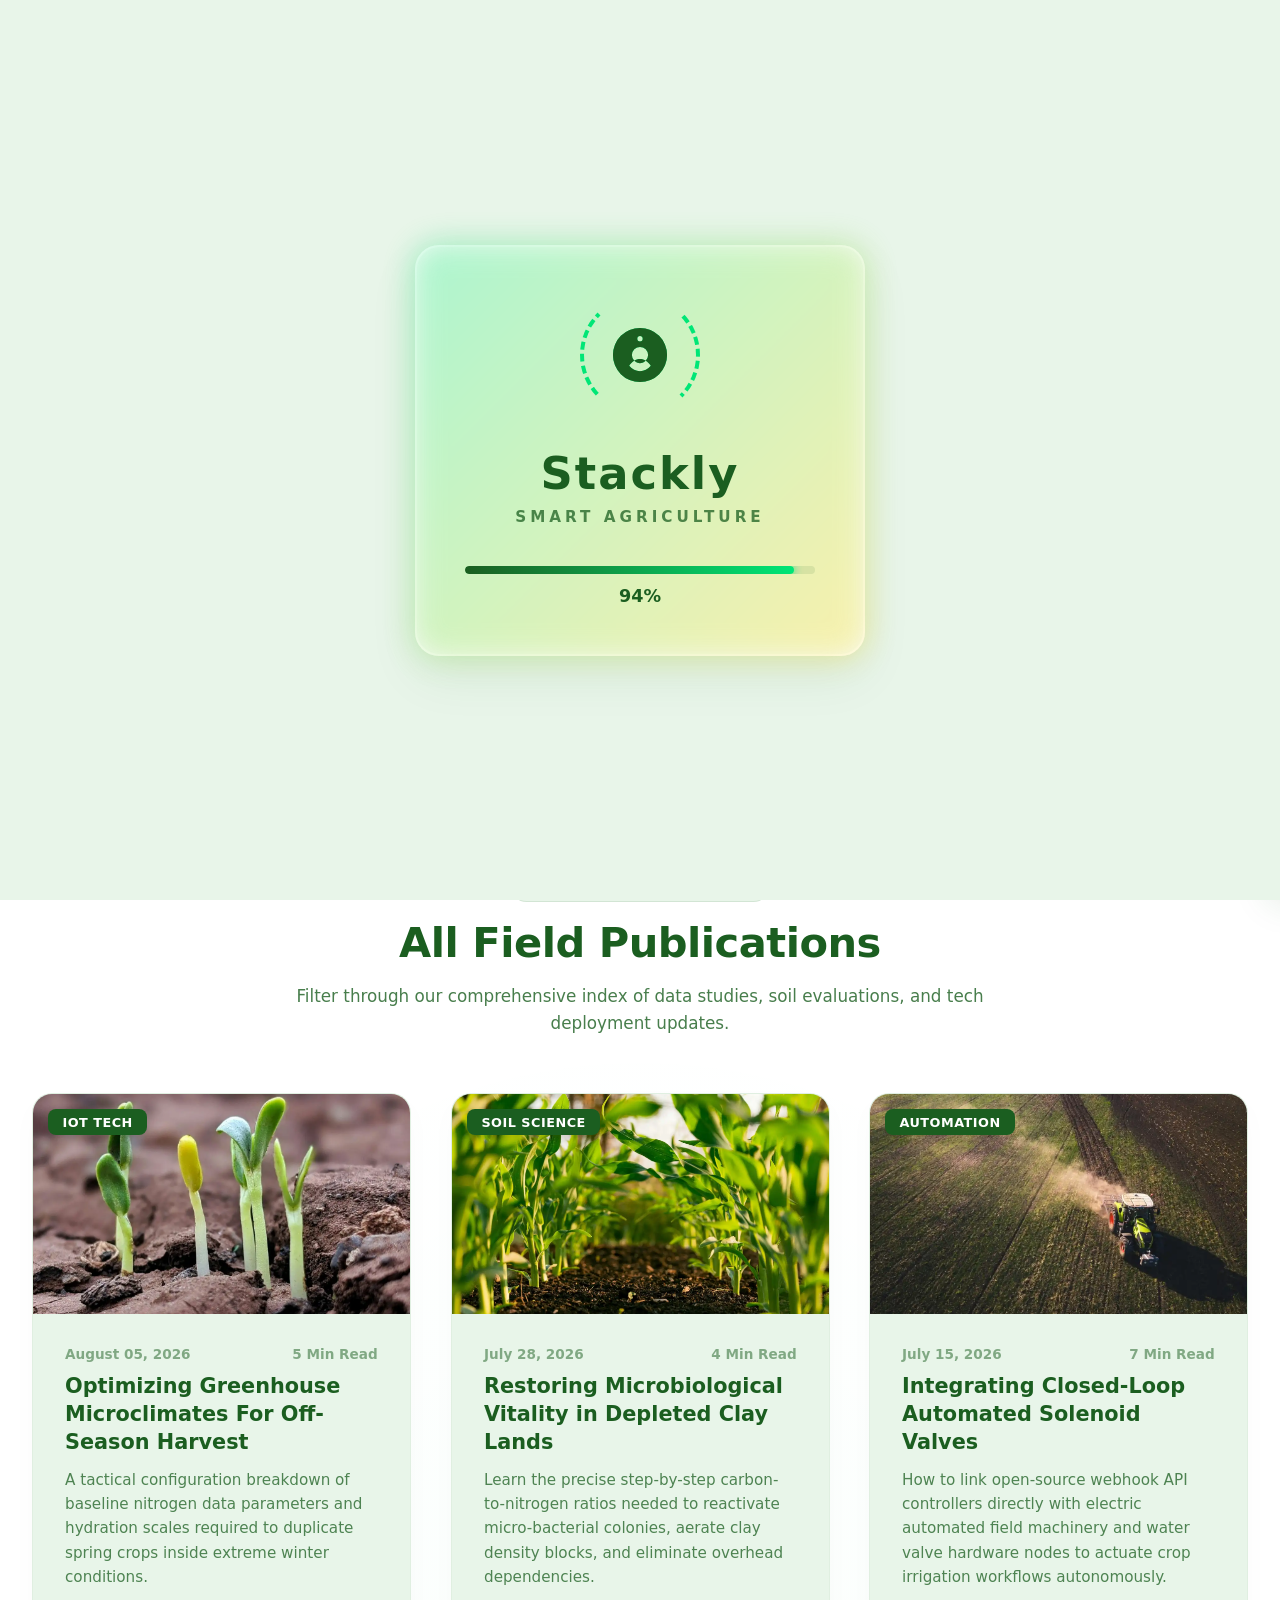
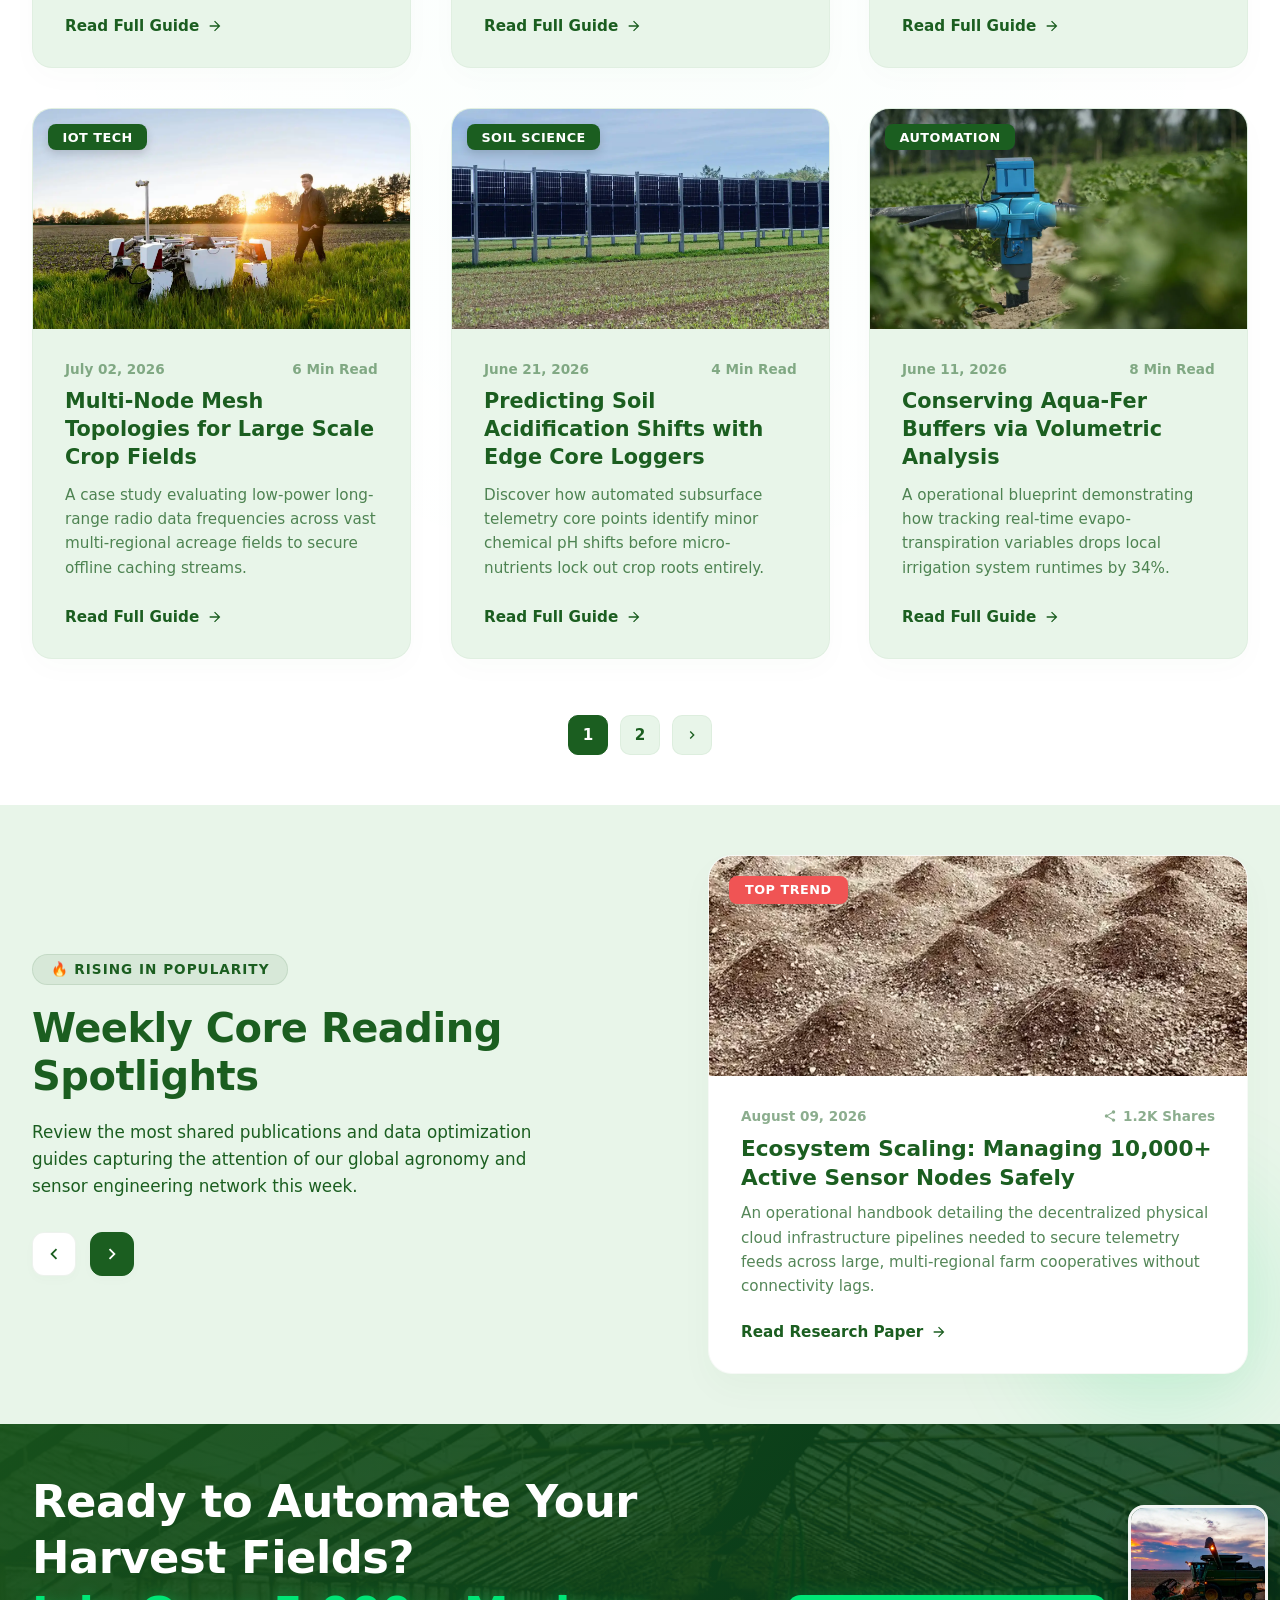
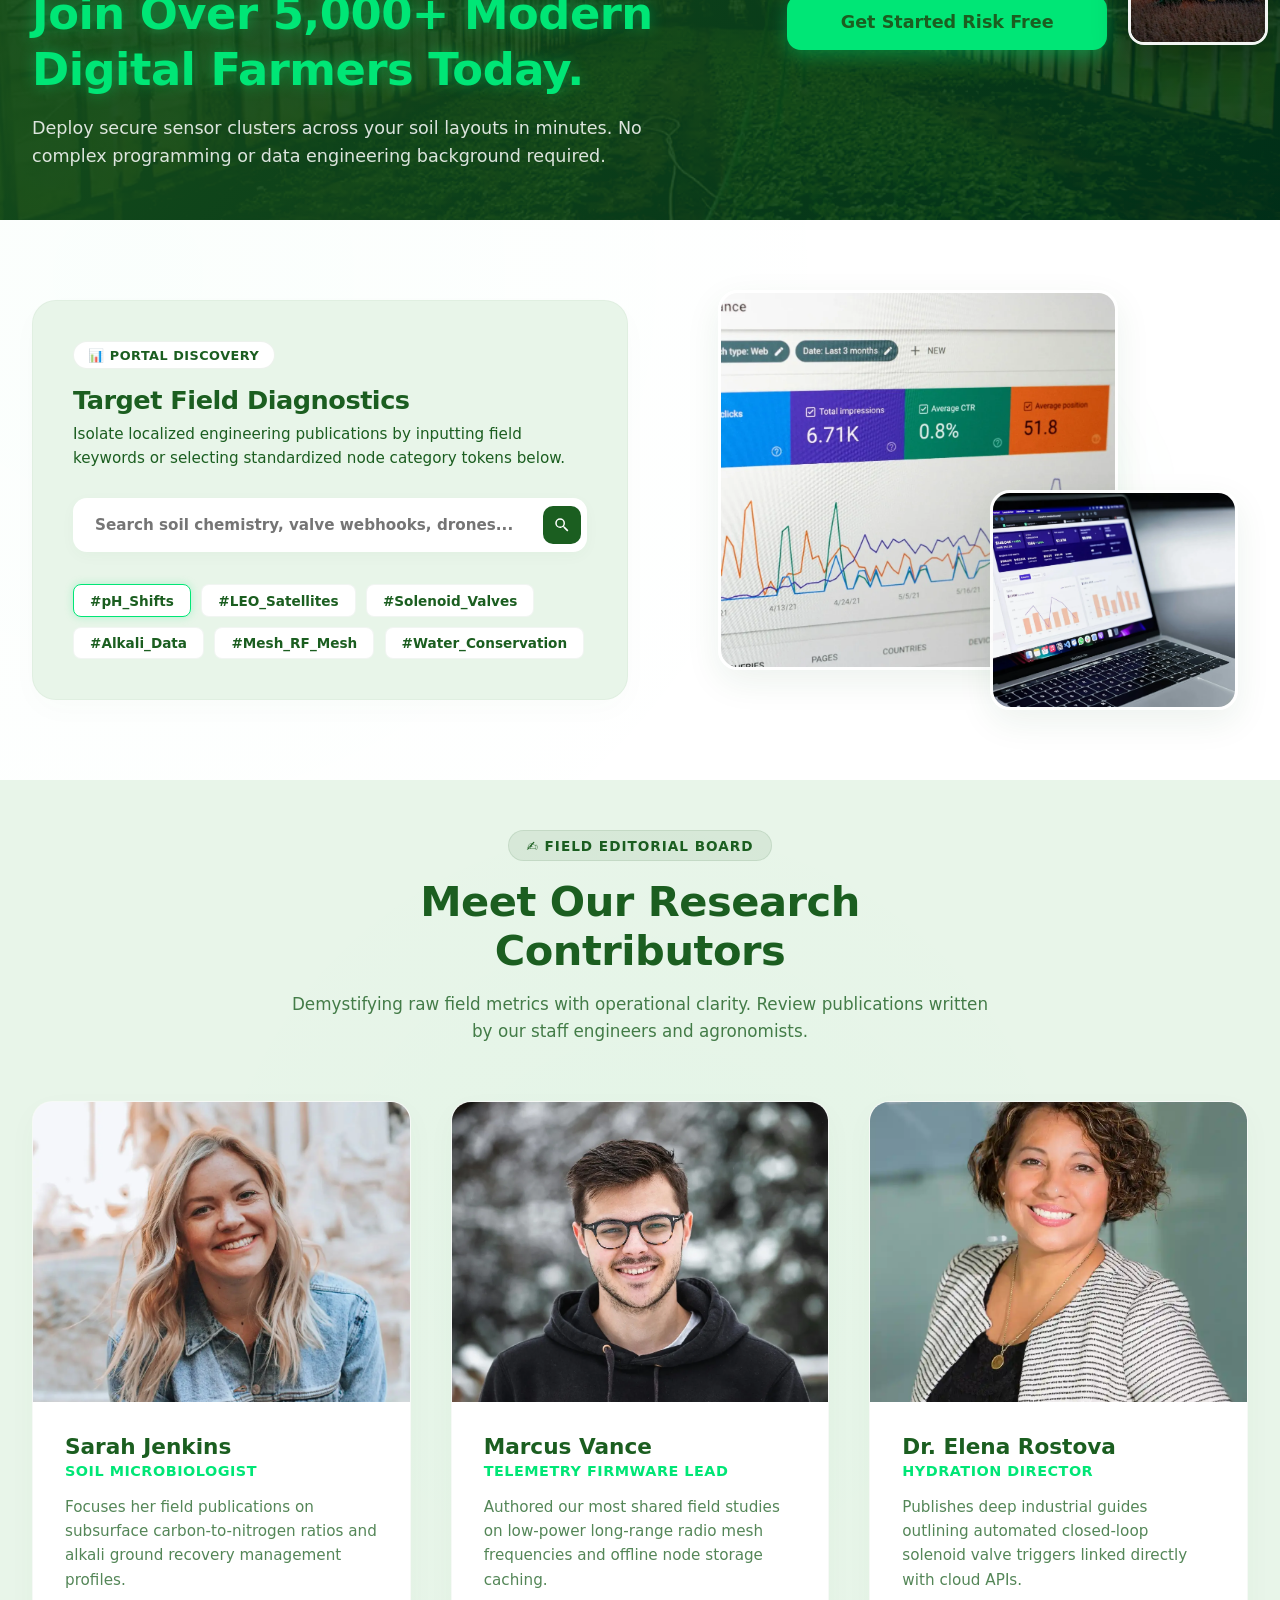
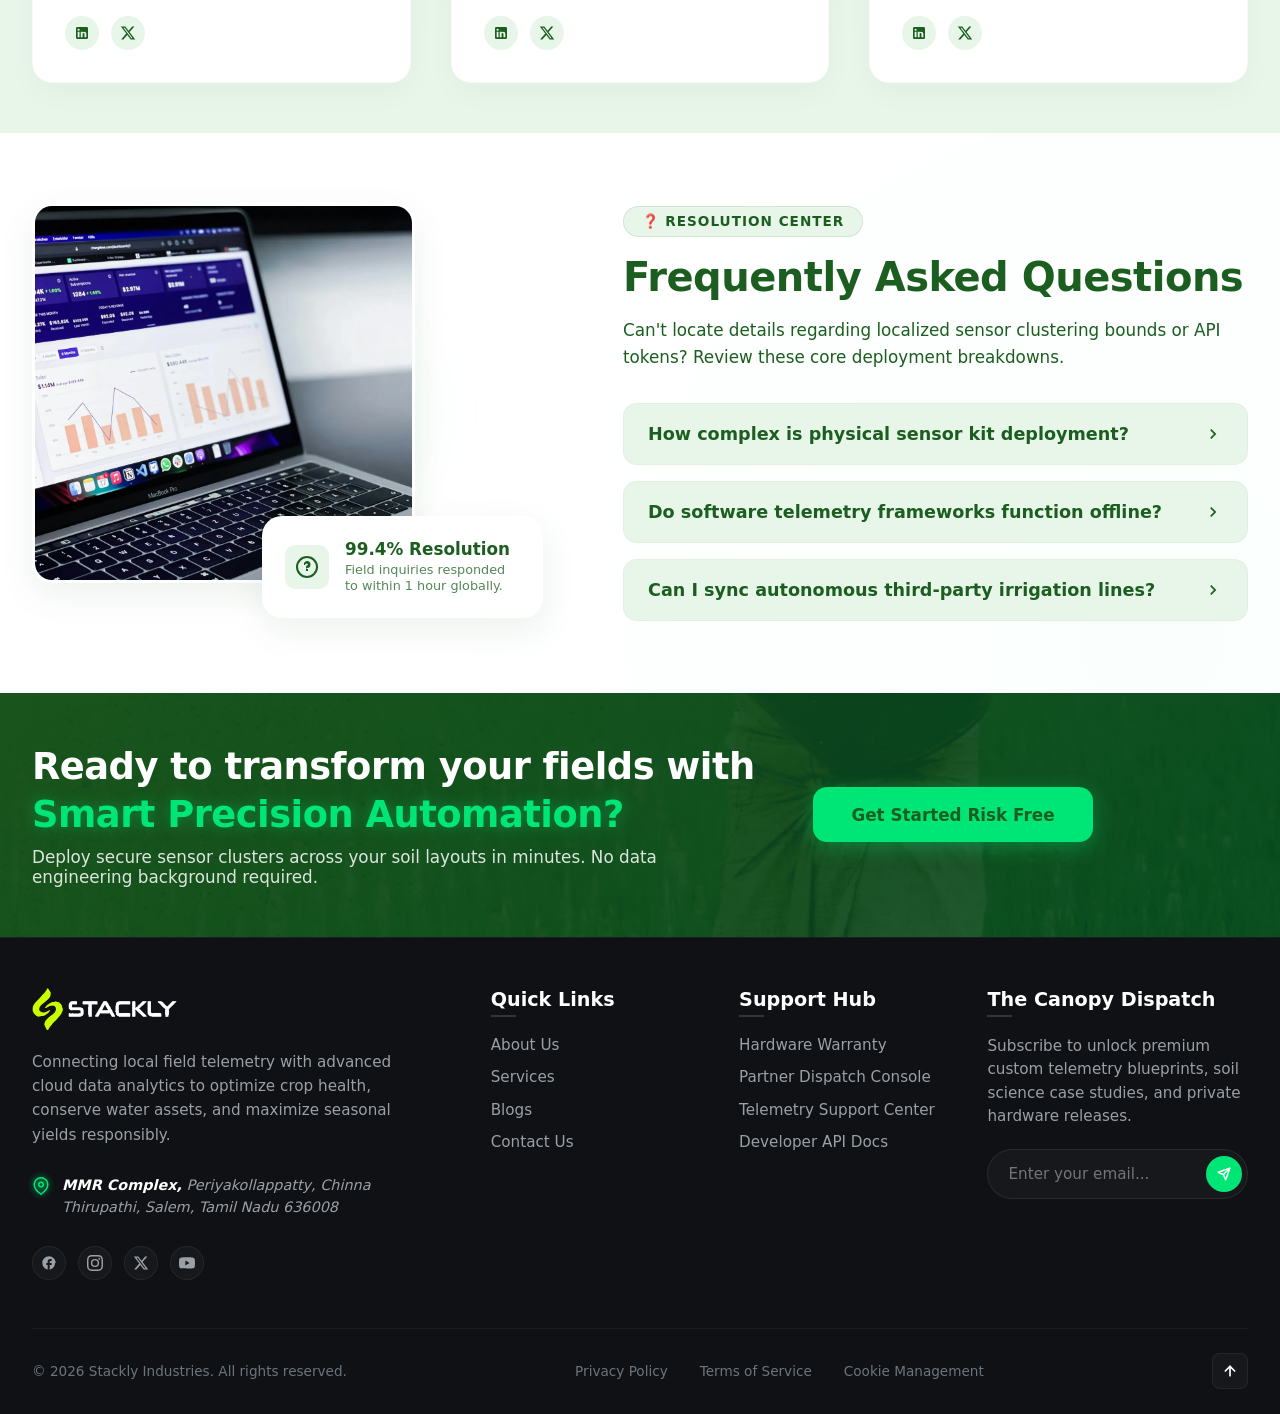
<file: blog.html>
<!DOCTYPE html>
<html lang="en">
<head>
    <meta charset="UTF-8">
    <meta name="viewport" content="width=device-width, initial-scale=1.0">
    <title>Stackly - Cultivating Innovation</title>
    <!-- Link to the separate CSS file -->
    <link rel="stylesheet" href="style.css">
</head>
<body>

   <!-- Dedicated Screen-Anchored Fixed Preloader Layer Mask -->
<div class="preloader-screen-mask" id="global-preloader">
    <div class="preload-wrapper">
        <!-- SVG Vector Container -->
        <div class="icon-container">
            <div class="vector-ring"></div>
            <svg class="sprout-svg" viewBox="0 0 24 24">
                <path d="M12,2A10,10 0 0,0 2,12A10,10 0 0,0 12,22A10,10 0 0,0 22,12A10,10 0 0,0 12,2M12,5A1,1 0 0,1 13,6A1,1 0 0,1 12,7A1,1 0 0,1 11,6A1,1 0 0,1 12,5M12,18C10.5,18 9,17.2 8,16C9,14.5 10.5,13.5 12,13.5C13.5,13.5 15,14.5 16,16C15,17.2 13.5,18 12,18M12,9A3,3 0 0,1 15,12A3,3 0 0,1 12,15A3,3 0 0,1 9,12A3,3 0 0,1 12,9Z"/>
            </svg>
        </div>

        <!-- Typography -->
        <h1 class="brand-name">Stackly</h1>
        <div class="brand-tagline">Smart Agriculture</div>

        <!-- Loader Component -->
        <div class="progress-box">
            <div class="progress-bar-bg">
                <div class="progress-bar-fill" id="progress-fill"></div>
            </div>
            <span class="counter-text" id="counter-value">0%</span>
        </div>
    </div>
</div>


    <!-- Link to the separate JavaScript file -->
  <script>
   document.addEventListener("DOMContentLoaded", () => {
    const fill = document.getElementById("progress-fill");
    const counter = document.getElementById("counter-value");
    const mainHeader = document.querySelector(".main-header");
    const heroSection = document.querySelector(".hero-section");
    const preloaderScreen = document.getElementById("global-preloader"); // Target new layout wrapper mask

    let count = 0;

    const loaderInterval = setInterval(() => {
        count += Math.floor(Math.random() * 4) + 2; 
        
        if (count >= 100) {
            count = 100;
            clearInterval(loaderInterval);
            
            setTimeout(() => {
                // Fade out the entire overlay wrapper screen mask at once
                if (preloaderScreen) {
                    preloaderScreen.style.opacity = '0';
                    preloaderScreen.style.pointerEvents = 'none';
                    
                    // Pull off DOM tree completely after transition animation finishes
                    setTimeout(() => {
                        preloaderScreen.style.display = 'none';
                    }, 600);
                }

                // Unlock application components seamlessly into position
                if (mainHeader) { mainHeader.classList.add("revealed"); }
                if (heroSection) { heroSection.classList.add("revealed"); }
            }, 400);
        }
        if (fill) fill.style.width = `${count}%`;
        if (counter) counter.textContent = `${count}%`;
    }, 80);

    /* (Keep your remaining logo buttons and hamburger drawer logic completely unchanged below this point) */
});

  </script>

<!-- Fixed Navigation Header -->
<header class="main-header">
    <div class="header-container">
        
        <!-- Left Side: Refreshable Brand Logo Container -->
              <!-- Left Side: Refreshable Brand Logo Container -->
        <div class="header-left">
            <a href="#" class="logo-link" id="brand-logo-btn" title="Refresh Page">
                <!-- Live Image Tag for Brand Logo Graphic Asset -->
                <img src="./Assests/logo agriculture farming.webp" alt="🌱 Stackly" class="brand-logo-img">
            </a>
        </div>


        <!-- Center Space: Main Navigation Items (5 Menus) -->
           
        <!-- Center Space: Main Navigation Items (5 Menus) -->
         <nav class="desktop-nav">
    <ul class="nav-links">
        <li>
            <a href="index.html" class="nav-item ">Home</a>
        </li>
        <li>
            <a href="about.html" class="nav-item ">About</a>
        </li>
        <li>
            <a href="services.html" class="nav-item">Services</a>
        </li>
        <li>
            <a href="blog.html" class="nav-item active">Blog</a>
        </li>
        <li>
            <a href="contact.html" class="nav-item">Contact</a>
        </li>
    </ul>
</nav>

        <!-- Right Side: Auth Button Control Layout -->
        <div class="header-right">
            <a href="login.html" class="btn-auth">Login</a>
            
            <!-- Mobile Hamburger Trigger Button (Visible only on smaller displays) -->
            <button class="hamburger-btn" id="mobile-menu-trigger" aria-label="Open Navigation">
                <span class="hamburger-bar"></span>
                <span class="hamburger-bar"></span>
                <span class="hamburger-bar"></span>
            </button>
        </div>

    </div>
</header>

<!-- Mobile Overlay Navigation Draw Menu (75% Responsive Profile Width) -->
<div class="mobile-overlay-menu" id="mobile-drawer">
    <!-- Explicit close button positioned inside the drawer layout itself -->
    <button class="drawer-close-btn" id="mobile-menu-close" aria-label="Close Navigation">&times;</button>
    
   <ul class="mobile-nav-links">
    <li>
        <a href="index.html" class="mobile-nav-item ">Home</a>
    </li>
    <li>
        <a href="about.html" class="mobile-nav-item ">About</a>
    </li>
    <li>
        <a href="services.html" class="mobile-nav-item">Services</a>
    </li>
    <li>
        <a href="blog.html" class="mobile-nav-item active">Blog</a>
    </li>
    <li>
        <a href="contact.html" class="mobile-nav-item">Contact</a>
    </li>
    <li>
        <a href="login.html" class="mobile-nav-item mobile-btn-auth">Login</a>
    </li>
</ul>
</div>

<script>
    document.addEventListener("DOMContentLoaded", () => {
    // --- PRELOADER ANIMATION LOOP ---
    const fill = document.getElementById("progress-fill");
    const counter = document.getElementById("counter-value");
    const mainHeader = document.querySelector(".main-header");
    let count = 0;

    const loaderInterval = setInterval(() => {
        count += Math.floor(Math.random() * 4) + 2; 
        
        if (count >= 100) {
            count = 100;
            clearInterval(loaderInterval);
            
            setTimeout(() => {
                const wrapper = document.querySelector('.preload-wrapper');
                if (wrapper) {
                    wrapper.style.opacity = '0';
                    wrapper.style.transform = 'scale(0.9)';
                    setTimeout(() => { wrapper.style.display = 'none'; }, 500);
                }
                // Reveal header after loading terminates cleanly
                if (mainHeader) { mainHeader.classList.add("revealed"); }
            }, 400);
        }
        if (fill) fill.style.width = `${count}%`;
        if (counter) counter.textContent = `${count}%`;
    }, 80);

    // --- BRAND LOGO REFRESH ACTION ---
    const logoBtn = document.getElementById("brand-logo-btn");
    if (logoBtn) {
        logoBtn.addEventListener("click", (event) => {
            event.preventDefault();
            window.location.reload();
        });
    }

    // --- MOBILE DRAWER CLOSURE ENGINE ---
    const openMenuBtn = document.getElementById("mobile-menu-trigger");
    const closeMenuBtn = document.getElementById("mobile-menu-close");
    const navDrawer = document.getElementById("mobile-drawer");
    const bodyElement = document.body;
    const mobileLinks = document.querySelectorAll(".mobile-nav-item");

    // Action function to open drawer interface state parameters
    function openMobileDrawer() {
        navDrawer.classList.add("is-active");
        bodyElement.classList.add("no-scroll");
    }

    // Action function to close drawer interface state parameters
    function closeMobileDrawer() {
        navDrawer.classList.remove("is-active");
        bodyElement.classList.remove("no-scroll");
    }

    // Event bindings for standard trigger frameworks
    if (openMenuBtn) { openMenuBtn.addEventListener("click", openMobileDrawer); }
    if (closeMenuBtn) { closeMenuBtn.addEventListener("click", closeMobileDrawer); }

    // Auto-closes mobile drawer layer whenever a navigation choice link is tapped
    mobileLinks.forEach(link => {
        link.addEventListener("click", closeMobileDrawer);
    });
});

</script>

<!-- High-Impact Blog Page Hero Section Landmark -->
<section class="blog-hero-section">
    <!-- Ambient background blurred lighting aura pass -->
    <div class="blog-hero-backdrop-blur"></div>

    <div class="blog-hero-container">
        
        <!-- Left Column: Content Presentation & Navigation Hub -->
        <div class="blog-hero-content">
            <span class="blog-hero-badge">
                <svg class="blog-badge-vector" viewBox="0 0 24 24" aria-hidden="true">
                    <path d="M19,3H5C3.89,3 3,3.89 3,5V19A2,2 0 0,0 5,21H19A2,2 0 0,0 21,19V5C21,3.89 20.11,3 19,3M19,19H5V5H19V19M7,7H17V9H7V7M7,11H17V13H7V11M7,15H14V17H7V15Z"/>
                </svg>
                <span>The Canopy Dispatch</span>
            </span>
            <h1 class="blog-hero-title">Agricultural Insights & <br><span class="blog-glow-accent">Field Telemetry Data</span></h1>
            <p class="blog-hero-description">Stay updated with real-world agronomist case studies, predictive data mapping techniques, and precision hardware installation blueprints written by our engineering team.</p>
            
            <!-- Quick Category Filter Shortcut Row -->
            <div class="blog-hero-categories">
                <a href="404.html" class="category-chip active">All Updates</a>
                <a href="404.html" class="category-chip">IoT Tech</a>
                <a href="404.html" class="category-chip">Soil Science</a>
            </div>
        </div>

        <!-- Right Column: Featured Spotlight Article Interactive Card -->
        <div class="blog-hero-featured-wrapper">
            <div class="blog-hero-orb-aura"></div>
            
            <!-- Clickable Featured Post Highlight Card -->
            <article class="featured-spotlight-card">
                <div class="spotlight-image-box">
                    <img src="./Assests/automated.webp" alt="Drone capturing multi-spectral telemetry overlays above healthy green crops" class="spotlight-card-img">
                    <span class="spotlight-category-tag">Featured Study</span>
                </div>
                <div class="spotlight-info-box">
                    <span class="spotlight-date-meta">August 10, 2026</span>
                    <h3>Mapping Subsurface Soil Hydration Barriers via Drone Telemetry</h3>
                    <p>A granular breakdown of how multi-spectral infrared passes highlight field water stress conditions weeks before visible crop markers emerge.</p>
                    <a href="404.html" class="spotlight-read-link">
                        <span>Read Case Study</span>
                        <svg class="spotlight-arrow-vector" viewBox="0 0 24 24" width="16" height="16">
                            <path d="M4,11H16.17L10.58,5.41L12,4L20,12L12,20L10.58,18.59L16.17,13H4V11Z"/>
                        </svg>
                    </a>
                </div>
            </article>
        </div>

    </div>
</section>

<style>
    /* --- COMPREHENSIVE BLOG HERO MASTER ARCHITECTURE --- */
.blog-hero-section {
    position: relative;
    width: 100%;
    min-height: 75vh;
    /* SPECIFIED PADDING CONSTRAINT: 50px top/bottom desktop breathing safe zones */
    padding: 150px 30px;
    background-color: var(--bg-bright); /* Inherits base bright light green canvas token */
    display: flex;
    align-items: center;
    overflow: hidden;
}

/* Background soft ambient blur burst */
.blog-hero-backdrop-blur {
    position: absolute;
    width: 500px;
    height: 500px;
    background: radial-gradient(circle, rgba(0, 230, 118, 0.05) 0%, transparent 70%);
    left: -150px;
    top: -150px;
    pointer-events: none;
    z-index: 1;
}

.blog-hero-container {
    position: relative;
    width: 100%;
    max-width: 1400px;
    margin: 0 auto;
    display: grid;
    /* Asymmetric grid distribution balancing copy volume with featured card weights */
    grid-template-columns: 1.05fr 0.95fr;
    gap: 5rem;
    align-items: center;
    z-index: 2;
}

/* --- LEFT COLUMN: TYPOGRAPHY PRESENTATION --- */
.blog-hero-content {
    width: 100%;
}

.blog-hero-badge {
    display: inline-flex;
    align-items: center;
    gap: 0.5rem;
    background-color: rgba(27, 94, 32, 0.06);
    color: var(--text-dark);
    padding: 0.45rem 1.1rem;
    border-radius: 30px;
    font-size: 0.85rem;
    font-weight: 700;
    text-transform: uppercase;
    letter-spacing: 0.5px;
    border: 1px solid rgba(27, 94, 32, 0.1);
    margin-bottom: 1.5rem;
}

.blog-badge-vector {
    width: 16px;
    height: 16px;
    fill: var(--text-dark);
}

.blog-hero-title {
    font-size: 3.4rem;
    font-weight: 800;
    line-height: 1.15;
    color: var(--text-dark);
    margin-bottom: 1.25rem;
    letter-spacing: -1px;
}

.blog-glow-accent {
    color: var(--text-dark);
    position: relative;
    display: inline-block;
    z-index: 1;
}

/* Underlying custom theme color glow underline indicator */
.blog-glow-accent::after {
    content: '';
    position: absolute;
    bottom: 6px;
    left: 0;
    width: 100%;
    height: 10px;
    background-color: var(--agri-glow);
    z-index: -1;
    opacity: 0.6;
    border-radius: 4px;
    box-shadow: 0 0 12px var(--agri-glow);
}

.blog-hero-description {
    font-size: 1.1rem;
    color: var(--text-dark);
    opacity: 0.85;
    line-height: 1.65;
    margin-bottom: 2rem;
    max-width: 620px;
}

/* Filter Chip Shortcut Item Layouts */
.blog-hero-categories {
    display: flex;
    flex-wrap: wrap;
    gap: 0.75rem;
}

.category-chip {
    text-decoration: none;
    padding: 0.55rem 1.25rem;
    border-radius: 10px;
    font-size: 0.9rem;
    font-weight: 700;
    color: var(--text-dark);
    background-color: #ffffff;
    border: 1px solid rgba(27, 94, 32, 0.08);
    transition: all 0.3s cubic-bezier(0.4, 0, 0.2, 1);
    box-shadow: 0 4px 12px rgba(27, 94, 32, 0.02);
}

.category-chip:hover, .category-chip.active {
    background-color: var(--text-dark);
    color: #ffffff;
    border-color: var(--text-dark);
}

.category-chip:hover {
    transform: translateY(-2px);
    box-shadow: 0 6px 15px rgba(27, 94, 32, 0.1);
}

/* --- RIGHT COLUMN: FEATURED POST INTERACTIVE CARD --- */
.blog-hero-featured-wrapper {
    position: relative;
    width: 100%;
    display: flex;
    justify-content: flex-end;
}

.blog-hero-orb-aura {
    position: absolute;
    width: 300px;
    height: 300px;
    background: radial-gradient(circle, rgba(0, 230, 118, 0.18) 0%, transparent 70%);
    filter: blur(35px);
    z-index: 1;
    top: 50%;
    left: 50%;
    transform: translate(-50%, -50%);
    animation: blogOrbMotion 6s ease-in-out infinite alternate;
}

.featured-spotlight-card {
    width: 100%;
    max-width: 540px;
    background-color: #ffffff;
    border-radius: 24px;
    overflow: hidden;
    border: 1px solid rgba(27, 94, 32, 0.04);
    box-shadow: 0 15px 40px rgba(27, 94, 32, 0.04);
    display: flex;
    flex-direction: column;
    position: relative;
    z-index: 2;
    transition: transform 0.4s cubic-bezier(0.165, 0.84, 0.44, 1), 
                box-shadow 0.4s cubic-bezier(0.165, 0.84, 0.44, 1), 
                border-color 0.4s ease;
}

.spotlight-image-box {
    position: relative;
    width: 100%;
    height: 240px;
    overflow: hidden;
}

.spotlight-card-img {
    width: 100%;
    height: 100%;
    object-fit: cover;
    display: block;
    transition: transform 0.6s cubic-bezier(0.4, 0, 0.2, 1);
}

.spotlight-category-tag {
    position: absolute;
    top: 20px;
    left: 20px;
    background-color: var(--text-dark);
    color: #ffffff;
    padding: 0.4rem 1rem;
    border-radius: 8px;
    font-size: 0.8rem;
    font-weight: 800;
    text-transform: uppercase;
    letter-spacing: 0.5px;
    box-shadow: 0 4px 12px rgba(0,0,0,0.15);
}

.spotlight-info-box {
    padding: 2rem;
    display: flex;
    flex-direction: column;
}

.spotlight-date-meta {
    font-size: 0.85rem;
    font-weight: 700;
    color: var(--text-dark);
    opacity: 0.5;
    margin-bottom: 0.5rem;
}

.spotlight-info-box h3 {
    font-size: 1.4rem;
    font-weight: 800;
    line-height: 1.35;
    color: var(--text-dark);
    margin-bottom: 0.75rem;
    transition: color 0.3s ease;
}

.spotlight-info-box p {
    font-size: 0.95rem;
    color: var(--text-dark);
    opacity: 0.75;
    line-height: 1.6;
    margin-bottom: 1.75rem;
}

.spotlight-read-link {
    text-decoration: none;
    color: var(--text-dark);
    font-weight: 700;
    font-size: 0.95rem;
    display: inline-flex;
    align-items: center;
    gap: 0.5rem;
    margin-top: auto;
    transition: color 0.3s ease;
}

.spotlight-arrow-vector {
    fill: var(--text-dark);
    transition: transform 0.3s cubic-bezier(0.4, 0, 0.2, 1), fill 0.3s ease;
}

/* --- INTERACTIVE HOVER & NEON GLOWS --- */
.featured-spotlight-card:hover {
    transform: translateY(-8px);
    border-color: var(--agri-glow);
    /* Cast glowing green bounding drop shadows on cursor tracking layers */
    box-shadow: 0 22px 45px rgba(0, 230, 118, 0.25);
}

.featured-spotlight-card:hover .spotlight-card-img {
    transform: scale(1.04); /* Fluidly scales background image graphic */
}

.featured-spotlight-card:hover h3, 
.featured-spotlight-card:hover .spotlight-read-link {
    color: var(--agri-glow);
}

/* Linear vector translation shift on hover */
.featured-spotlight-card:hover .spotlight-arrow-vector {
    transform: translateX(5px);
    fill: var(--agri-glow);
    filter: drop-shadow(0 0 2px var(--agri-glow));
}

/* --- HARDWARE-ACCELERATED KEYFRAMES ANIMATIONS --- */
@keyframes blogOrbMotion {
    0% { transform: translate(-50%, -50%) scale(0.95); opacity: 0.6; }
    100% { transform: translate(-46%, -54%) scale(1.05); opacity: 1; }
}

/* --- HIGH-PERFORMANCE RESPONSIVE BREAKPOINTS --- */
@media (max-width: 1200px) {
    .blog-hero-title { font-size: 2.8rem; }
    .blog-hero-container { gap: 3rem; }
}

@media (max-width: 992px) {
    .blog-hero-section {
        /* SPECIFIED CONSTRAINT: Gracefully collapses layout padding cushions directly down to 30px rules */
        padding: 100px 1.5rem;
    }
    .blog-hero-container {
        grid-template-columns: 1fr; /* Force columns to break instantly into linear stack rows */
        text-align: center;
        gap: 3.5rem;
    }
    .blog-hero-content {
        display: flex;
        flex-direction: column;
        align-items: center;
    }
    .blog-hero-description { margin-left: auto; margin-right: auto; }
    .blog-hero-categories { justify-content: center; }
    .blog-hero-featured-wrapper { justify-content: center; }
}

@media (max-width: 480px) {
    .blog-hero-title { font-size: 2.1rem; }
    .featured-spotlight-card { border-radius: 16px; }
    .spotlight-image-box { height: 190px; }
    .spotlight-info-box { padding: 1.5rem; }
    .blog-hero-categories .category-chip { width: 100%; text-align: center; } /* Blocks chip options full width across mobile */
}

/* ============================================
   BLOG HERO SCROLL APPEAR ANIMATION
   ============================================ */

/* Initial hidden state */
.blog-hero-content,
.blog-hero-featured-wrapper {
    opacity: 0;
    will-change: transform, opacity;
}

/* Left content enters from left */
.blog-hero-content {
    transform: translateX(-80px);
}

/* Featured card enters from right */
.blog-hero-featured-wrapper {
    transform: translateX(80px);
}

/* Activated state */
.blog-hero-section.blog-hero-visible .blog-hero-content {
    animation: blogHeroSlideLeft 0.9s cubic-bezier(0.22, 1, 0.36, 1) forwards;
}

.blog-hero-section.blog-hero-visible .blog-hero-featured-wrapper {
    animation: blogHeroSlideRight 1s cubic-bezier(0.22, 1, 0.36, 1) 0.15s forwards;
}


/* ============================================
   LEFT CONTENT STAGGER EFFECT
   ============================================ */

.blog-hero-section.blog-hero-visible .blog-hero-badge {
    animation: blogHeroFadeUp 0.7s ease forwards;
    animation-delay: 0.25s;
    opacity: 0;
}

.blog-hero-section.blog-hero-visible .blog-hero-title {
    animation: blogHeroFadeUp 0.8s ease forwards;
    animation-delay: 0.4s;
    opacity: 0;
}

.blog-hero-section.blog-hero-visible .blog-hero-description {
    animation: blogHeroFadeUp 0.8s ease forwards;
    animation-delay: 0.55s;
    opacity: 0;
}

.blog-hero-section.blog-hero-visible .blog-hero-categories {
    animation: blogHeroFadeUp 0.8s ease forwards;
    animation-delay: 0.7s;
    opacity: 0;
}


/* ============================================
   FEATURED CARD APPEAR
   ============================================ */

.blog-hero-section.blog-hero-visible .featured-spotlight-card {
    animation: blogHeroCardReveal 1s cubic-bezier(0.22, 1, 0.36, 1) 0.35s forwards;
    opacity: 0;
}


/* ============================================
   KEYFRAMES
   ============================================ */

@keyframes blogHeroSlideLeft {
    0% {
        opacity: 0;
        transform: translateX(-80px);
    }

    100% {
        opacity: 1;
        transform: translateX(0);
    }
}


@keyframes blogHeroSlideRight {
    0% {
        opacity: 0;
        transform: translateX(80px);
    }

    100% {
        opacity: 1;
        transform: translateX(0);
    }
}


@keyframes blogHeroFadeUp {
    0% {
        opacity: 0;
        transform: translateY(25px);
    }

    100% {
        opacity: 1;
        transform: translateY(0);
    }
}


@keyframes blogHeroCardReveal {
    0% {
        opacity: 0;
        transform: translateY(45px) scale(0.94);
    }

    100% {
        opacity: 1;
        transform: translateY(0) scale(1);
    }
}


/* ============================================
   MOBILE
   ============================================ */

@media (max-width: 992px) {

    .blog-hero-content {
        transform: translateY(50px);
    }

    .blog-hero-featured-wrapper {
        transform: translateY(50px);
    }

    .blog-hero-section.blog-hero-visible .blog-hero-content {
        animation: blogHeroMobileReveal 0.9s ease forwards;
    }

    .blog-hero-section.blog-hero-visible .blog-hero-featured-wrapper {
        animation: blogHeroMobileReveal 0.9s ease 0.2s forwards;
    }
}


@keyframes blogHeroMobileReveal {
    0% {
        opacity: 0;
        transform: translateY(50px);
    }

    100% {
        opacity: 1;
        transform: translateY(0);
    }
}


/* ============================================
   ACCESSIBILITY
   ============================================ */

@media (prefers-reduced-motion: reduce) {

    .blog-hero-content,
    .blog-hero-featured-wrapper,
    .blog-hero-badge,
    .blog-hero-title,
    .blog-hero-description,
    .blog-hero-categories,
    .featured-spotlight-card {
        opacity: 1 !important;
        transform: none !important;
        animation: none !important;
    }
}
</style>

<script>
document.addEventListener("DOMContentLoaded", function () {

    const blogHero = document.querySelector(".blog-hero-section");

    if (!blogHero) return;

    const blogHeroObserver = new IntersectionObserver(
        (entries, observer) => {

            entries.forEach(entry => {

                if (entry.isIntersecting) {

                    entry.target.classList.add("blog-hero-visible");

                    // Run animation only once
                    observer.unobserve(entry.target);
                }

            });

        },
        {
            threshold: 0.15
        }
    );

    blogHeroObserver.observe(blogHero);

});
</script>

<!-- Interactive Blog Cards Grid Landmark Section -->
<section id="blog-grid" class="blog-grid-section">
    <!-- Subtle environmental layout mesh texture backdrop -->
    <div class="blog-grid-bg-overlay"></div>

    <div class="blog-grid-container">
        
        <!-- ADDED: Dedicated Section Typography Header Title -->
        <div class="blog-grid-header">
            <span class="grid-badge">📰 Knowledge Archives</span>
            <h2 class="grid-title">All Field Publications</h2>
            <p class="grid-subtitle">Filter through our comprehensive index of data studies, soil evaluations, and tech deployment updates.</p>
        </div>

        <!-- 6 Card Matrix Wrapper -->
        <div class="articles-matrix-wrapper">
            
            <!-- Post Card 1 -->
            <article class="blog-post-card">
                <div class="post-img-housing">
                    <img src="./Assests/sprouts.webp" alt="Heirloom plant sprouts growing under optimized greenhouse telemetry conditions" class="post-card-img">
                    <span class="post-category-tag">IoT Tech</span>
                </div>
                <div class="post-details-box">
                    <div class="post-meta-row">
                        <span class="post-date-meta">August 05, 2026</span>
                        <span class="post-read-time">5 Min Read</span>
                    </div>
                    <h3>Optimizing Greenhouse Microclimates For Off-Season Harvest</h3>
                    <p class="post-excerpt">A tactical configuration breakdown of baseline nitrogen data parameters and hydration scales required to duplicate spring crops inside extreme winter conditions.</p>
                    <a href="404.html" class="post-action-link">
                        <span>Read Full Guide</span>
                        <svg class="post-arrow-vector" viewBox="0 0 24 24" width="16" height="16"><path d="M4,11H16.17L10.58,5.41L12,4L20,12L12,20L10.58,18.59L16.17,13H4V11Z"/></svg>
                    </a>
                </div>
            </article>

            <!-- Post Card 2 -->
            <article class="blog-post-card">
                <div class="post-img-housing">
                    <img src="./Assests/soil nutrition.webp" alt="Farmer reviewing chemical nutrient tracking data profiles" class="post-card-img">
                    <span class="post-category-tag">Soil Science</span>
                </div>
                <div class="post-details-box">
                    <div class="post-meta-row">
                        <span class="post-date-meta">July 28, 2026</span>
                        <span class="post-read-time">4 Min Read</span>
                    </div>
                    <h3>Restoring Microbiological Vitality in Depleted Clay Lands</h3>
                    <p class="post-excerpt">Learn the precise step-by-step carbon-to-nitrogen ratios needed to reactivate micro-bacterial colonies, aerate clay density blocks, and eliminate overhead dependencies.</p>
                    <a href="404.html" class="post-action-link">
                        <span>Read Full Guide</span>
                        <svg class="post-arrow-vector" viewBox="0 0 24 24" width="16" height="16"><path d="M4,11H16.17L10.58,5.41L12,4L20,12L12,20L10.58,18.59L16.17,13H4V11Z"/></svg>
                    </a>
                </div>
            </article>

            <!-- Post Card 3 -->
            <article class="blog-post-card">
                <div class="post-img-housing">
                    <img src="./Assests/tractor.webp" alt="Autonomous harvesting tractor telemetry route execution mappings" class="post-card-img">
                    <span class="post-category-tag">Automation</span>
                </div>
                <div class="post-details-box">
                    <div class="post-meta-row">
                        <span class="post-date-meta">July 15, 2026</span>
                        <span class="post-read-time">7 Min Read</span>
                    </div>
                    <h3>Integrating Closed-Loop Automated Solenoid Valves</h3>
                    <p class="post-excerpt">How to link open-source webhook API controllers directly with electric automated field machinery and water valve hardware nodes to actuate crop irrigation workflows autonomously.</p>
                    <a href="404.html" class="post-action-link">
                        <span>Read Full Guide</span>
                        <svg class="post-arrow-vector" viewBox="0 0 24 24" width="16" height="16"><path d="M4,11H16.17L10.58,5.41L12,4L20,12L12,20L10.58,18.59L16.17,13H4V11Z"/></svg>
                    </a>
                </div>
            </article>

            <!-- Post Card 4 -->
            <article class="blog-post-card">
                <div class="post-img-housing">
                    <img src="./Assests/IoT.webp" alt="Large scale crop monitoring setup" class="post-card-img">
                    <span class="post-category-tag">IoT Tech</span>
                </div>
                <div class="post-details-box">
                    <div class="post-meta-row">
                        <span class="post-date-meta">July 02, 2026</span>
                        <span class="post-read-time">6 Min Read</span>
                    </div>
                    <h3>Multi-Node Mesh Topologies for Large Scale Crop Fields</h3>
                    <p class="post-excerpt">A case study evaluating low-power long-range radio data frequencies across vast multi-regional acreage fields to secure offline caching streams.</p>
                    <a href="404.html" class="post-action-link">
                        <span>Read Full Guide</span>
                        <svg class="post-arrow-vector" viewBox="0 0 24 24" width="16" height="16"><path d="M4,11H16.17L10.58,5.41L12,4L20,12L12,20L10.58,18.59L16.17,13H4V11Z"/></svg>
                    </a>
                </div>
            </article>

            <!-- Post Card 5 -->
            <article class="blog-post-card">
                <div class="post-img-housing">
                    <img src="./Assests/radar.webp" alt="Weather station instrumentation measuring ambient moisture" class="post-card-img">
                    <span class="post-category-tag">Soil Science</span>
                </div>
                <div class="post-details-box">
                    <div class="post-meta-row">
                        <span class="post-date-meta">June 21, 2026</span>
                        <span class="post-read-time">4 Min Read</span>
                    </div>
                    <h3>Predicting Soil Acidification Shifts with Edge Core Loggers</h3>
                    <p class="post-excerpt">Discover how automated subsurface telemetry core points identify minor chemical pH shifts before micro-nutrients lock out crop roots entirely.</p>
                    <a href="404.html" class="post-action-link">
                        <span>Read Full Guide</span>
                        <svg class="post-arrow-vector" viewBox="0 0 24 24" width="16" height="16"><path d="M4,11H16.17L10.58,5.41L12,4L20,12L12,20L10.58,18.59L16.17,13H4V11Z"/></svg>
                    </a>
                </div>
            </article>

            <!-- Post Card 6 -->
            <article class="blog-post-card">
                <div class="post-img-housing">
                    <img src="./Assests/Irrigation.webp" alt="Irrigation canal grids with sensor endpoints" class="post-card-img">
                    <span class="post-category-tag">Automation</span>
                </div>
                <div class="post-details-box">
                    <div class="post-meta-row">
                        <span class="post-date-meta">June 11, 2026</span>
                        <span class="post-read-time">8 Min Read</span>
                    </div>
                    <h3>Conserving Aqua-Fer Buffers via Volumetric Analysis</h3>
                    <p class="post-excerpt">A operational blueprint demonstrating how tracking real-time evapo-transpiration variables drops local irrigation system runtimes by 34%.</p>
                    <a href="404.html" class="post-action-link">
                        <span>Read Full Guide</span>
                        <svg class="post-arrow-vector" viewBox="0 0 24 24" width="16" height="16"><path d="M4,11H16.17L10.58,5.41L12,4L20,12L12,20L10.58,18.59L16.17,13H4V11Z"/></svg>
                    </a>
                </div>
            </article>

        </div>
    </div>

    <!-- Integrated Pagination Track Module -->
    <div class="blog-pagination-row">
        <a href="404.html" class="pagination-btn active">1</a>
        <a href="404.html" class="pagination-btn">2</a>
        <a href="404.html" class="pagination-btn arrow-btn" aria-label="Next Page Link">
            <svg viewBox="0 0 24 24" width="16" height="16"><path d="M8.59,16.58L13.17,12L8.59,7.41L10,6L16,12L10,18L8.59,16.58Z"/></svg>
        </a>
    </div>
</section>


<style>
    /* --- BLOG CARDS GRID MASTER ARCHITECTURE --- */
.blog-grid-section {
    position: relative;
    width: 100%;
    /* SPECIFIED PADDING CONSTRAINT: Matches required 50px top/bottom desktop profile padding bounds */
    padding: 50px 2rem;
    background-color: #ffffff; 
    overflow: hidden;
}

.blog-grid-bg-overlay {
    position: absolute;
    inset: 0;
    background-image: radial-gradient(circle at 50% 50%, rgba(0, 230, 118, 0.02) 0%, transparent 60%);
    pointer-events: none;
    z-index: 1;
}

.blog-grid-container {
    position: relative;
    width: 100%;
    max-width: 1400px;
    margin: 0 auto;
    z-index: 2;
}

/* --- ADDED SECTION TYPOGRAPHY HEADERS --- */
.blog-grid-header {
    text-align: center;
    max-width: 700px;
    margin: 0 auto 3.5rem auto;
}

.grid-badge {
    display: inline-block;
    background-color: var(--bg-bright);
    color: var(--text-dark);
    padding: 0.4rem 1.1rem;
    border-radius: 30px;
    font-size: 0.85rem;
    font-weight: 700;
    text-transform: uppercase;
    letter-spacing: 1px;
    margin-bottom: 1rem;
    border: 1px solid rgba(27, 94, 32, 0.1);
}

.grid-title {
    font-size: 2.6rem;
    font-weight: 800;
    color: var(--text-dark);
    margin-bottom: 1rem;
    letter-spacing: -0.5px;
}

.grid-subtitle {
    font-size: 1.05rem;
    color: var(--text-dark);
    opacity: 0.8;
    line-height: 1.6;
}

/* --- FIXED HORIZONTAL 3-COLUMN LAYOUT MATRIX --- */
.articles-matrix-wrapper {
    display: grid;
    /* FIX: Locks columns into an explicit, non-collapsing 3-column template on desktop monitors */
    grid-template-columns: repeat(3, 1fr);
    gap: 2.5rem;
}

.blog-post-card {
    background-color: var(--bg-bright); /* Inherits base light green theme canvas token */
    border-radius: 20px;
    overflow: hidden;
    border: 1px solid rgba(27, 94, 32, 0.04);
    box-shadow: 0 10px 30px rgba(27, 94, 32, 0.02);
    display: flex;
    flex-direction: column;
    height: 100%;
    transition: transform 0.4s cubic-bezier(0.165, 0.84, 0.44, 1), 
                box-shadow 0.4s cubic-bezier(0.165, 0.84, 0.44, 1), 
                border-color 0.4s ease,
                background-color 0.3s ease;
}

/* Image framing box context */
.post-img-housing {
    position: relative;
    width: 100%;
    height: 220px;
    overflow: hidden;
}

.post-card-img {
    width: 100%;
    height: 100%;
    object-fit: cover;
    display: block;
    transition: transform 0.6s cubic-bezier(0.4, 0, 0.2, 1);
}

.post-category-tag {
    position: absolute;
    top: 15px;
    left: 15px;
    background-color: var(--text-dark);
    color: #ffffff;
    padding: 0.35rem 0.9rem;
    border-radius: 8px;
    font-size: 0.8rem;
    font-weight: 800;
    text-transform: uppercase;
    letter-spacing: 0.5px;
    box-shadow: 0 4px 10px rgba(0,0,0,0.15);
    z-index: 2;
    transition: background-color 0.3s ease, color 0.3s ease;
}

/* Card Body Content Layout Blocks */
.post-details-box {
    padding: 2rem;
    display: flex;
    flex-direction: column;
    flex-grow: 1; /* Forces grid cards to match uniform height parameters */
}

.post-meta-row {
    display: flex;
    justify-content: space-between;
    font-size: 0.85rem;
    font-weight: 700;
    color: var(--text-dark);
    opacity: 0.5;
    margin-bottom: 0.6rem;
}

.post-details-box h3 {
    font-size: 1.3rem;
    font-weight: 800;
    line-height: 1.35;
    color: var(--text-dark);
    margin-bottom: 0.75rem;
    transition: color 0.3s ease;
}

.post-excerpt {
    font-size: 0.95rem;
    color: var(--text-dark);
    opacity: 0.75;
    line-height: 1.6;
    margin-bottom: 1.75rem;
}

.post-action-link {
    text-decoration: none;
    color: var(--text-dark);
    font-weight: 700;
    font-size: 0.95rem;
    display: inline-flex;
    align-items: center;
    gap: 0.5rem;
    margin-top: auto; /* Anchors link baseline safely onto card bottoms */
    transition: color 0.3s ease;
}

.post-arrow-vector {
    fill: var(--text-dark);
    transition: transform 0.3s cubic-bezier(0.4, 0, 0.2, 1), fill 0.3s ease;
}

/* --- INTERACTIVE HOVER & NEON GLOW ENGINE --- */
.blog-post-card:hover {
    transform: translateY(-8px);
    border-color: var(--agri-glow);
    background-color: #ffffff;
    /* Projects vivid neon green bounding aura shadows on cursor interactions */
    box-shadow: 0 20px 45px rgba(0, 230, 118, 0.25);
}

.blog-post-card:hover .post-card-img { transform: scale(1.05); }

.blog-post-card:hover .post-category-tag {
    background-color: var(--agri-glow);
    color: var(--text-dark);
    box-shadow: 0 0 10px var(--agri-glow);
}

.blog-post-card:hover h3, .blog-post-card:hover .post-action-link {
    color: var(--agri-glow);
}

.blog-post-card:hover .post-arrow-vector {
    transform: translateX(5px);
    fill: var(--agri-glow);
    filter: drop-shadow(0 0 2px var(--agri-glow));
}

/* --- INTEGRATED PAGINATION MODULE --- */
.blog-pagination-row {
    position: relative;
    display: flex;
    justify-content: center;
    align-items: center;
    gap: 0.75rem;
    margin-top: 3.5rem;
    z-index: 2;
}

.pagination-btn {
    text-decoration: none;
    width: 40px;
    height: 40px;
    background-color: var(--bg-bright);
    border: 1px solid rgba(27, 94, 32, 0.05);
    border-radius: 10px;
    color: var(--text-dark);
    font-weight: 700;
    font-size: 0.95rem;
    display: flex;
    align-items: center;
    justify-content: center;
    transition: all 0.3s cubic-bezier(0.4, 0, 0.2, 1);
}

.pagination-btn.arrow-btn svg { fill: var(--text-dark); transition: fill 0.3s ease, transform 0.3s ease; }

.pagination-btn:hover, .pagination-btn.active {
    background-color: var(--text-dark);
    color: #ffffff;
    border-color: var(--text-dark);
}

.pagination-btn:hover { transform: translateY(-2px); box-shadow: 0 5px 15px rgba(27, 94, 32, 0.12); }
.pagination-btn.arrow-btn:hover svg { fill: #ffffff; transform: translateX(2px); }

/* --- HIGH-PERFORMANCE RESPONSIVE VIEWPORT BREAKPOINTS --- */
@media (max-width: 1100px) {
    /* Collapse down horizontally to a neat 2-column structure on mid-range tablets */
    .articles-matrix-wrapper { grid-template-columns: repeat(2, 1fr); gap: 2rem; }
}

@media (max-width: 992px) {
    /* SPECIFIED CONSTRAINT: Compresses safe margins neatly down to 30px on mobile layers */
    .blog-grid-section { padding: 30px 1.5rem; }
    .blog-grid-header { margin-bottom: 2.5rem; }
}

@media (max-width: 768px) {
    /* Collapse matrix fields into a clean single column layout stack for phone screens */
    .articles-matrix-wrapper { grid-template-columns: 1fr; gap: 2rem; }
    .blog-post-card { max-width: 580px; width: 100%; margin: 0 auto; }
}

@media (max-width: 480px) {
    .grid-title { font-size: 1.8rem; }
    .post-img-housing { height: 190px; }
    .post-details-box { padding: 1.5rem; }
}

/* ============================================
   BLOG GRID SCROLL APPEAR EFFECT
   ============================================ */

/* Initial hidden state */
.blog-grid-header,
.blog-post-card,
.blog-pagination-row {
    opacity: 0;
    will-change: transform, opacity;
}


/* Header starts slightly below */
.blog-grid-header {
    transform: translateY(50px);
}


/* Cards start slightly below + scaled down */
.blog-post-card {
    transform: translateY(60px) scale(0.94);
}


/* Pagination starts below */
.blog-pagination-row {
    transform: translateY(30px);
}


/* ============================================
   ACTIVE SCROLL REVEAL
   ============================================ */

.blog-grid-section.blog-grid-visible .blog-grid-header {
    animation: blogGridHeaderReveal 0.8s cubic-bezier(0.22, 1, 0.36, 1) forwards;
}


/* Card stagger animations */

.blog-grid-section.blog-grid-visible .blog-post-card:nth-child(1) {
    animation: blogGridCardReveal 0.75s cubic-bezier(0.22, 1, 0.36, 1) 0.15s forwards;
}

.blog-grid-section.blog-grid-visible .blog-post-card:nth-child(2) {
    animation: blogGridCardReveal 0.75s cubic-bezier(0.22, 1, 0.36, 1) 0.28s forwards;
}

.blog-grid-section.blog-grid-visible .blog-post-card:nth-child(3) {
    animation: blogGridCardReveal 0.75s cubic-bezier(0.22, 1, 0.36, 1) 0.41s forwards;
}

.blog-grid-section.blog-grid-visible .blog-post-card:nth-child(4) {
    animation: blogGridCardReveal 0.75s cubic-bezier(0.22, 1, 0.36, 1) 0.54s forwards;
}

.blog-grid-section.blog-grid-visible .blog-post-card:nth-child(5) {
    animation: blogGridCardReveal 0.75s cubic-bezier(0.22, 1, 0.36, 1) 0.67s forwards;
}

.blog-grid-section.blog-grid-visible .blog-post-card:nth-child(6) {
    animation: blogGridCardReveal 0.75s cubic-bezier(0.22, 1, 0.36, 1) 0.80s forwards;
}


/* Pagination appears after cards */
.blog-grid-section.blog-grid-visible .blog-pagination-row {
    animation: blogGridPaginationReveal 0.7s ease 1s forwards;
}


/* ============================================
   KEYFRAMES
   ============================================ */

@keyframes blogGridHeaderReveal {

    0% {
        opacity: 0;
        transform: translateY(50px);
    }

    100% {
        opacity: 1;
        transform: translateY(0);
    }
}


@keyframes blogGridCardReveal {

    0% {
        opacity: 0;
        transform: translateY(60px) scale(0.94);
    }

    70% {
        opacity: 1;
        transform: translateY(-4px) scale(1.01);
    }

    100% {
        opacity: 1;
        transform: translateY(0) scale(1);
    }
}


@keyframes blogGridPaginationReveal {

    0% {
        opacity: 0;
        transform: translateY(30px);
    }

    100% {
        opacity: 1;
        transform: translateY(0);
    }
}


/* ============================================
   MOBILE ADJUSTMENT
   ============================================ */

@media (max-width: 768px) {

    .blog-grid-header {
        transform: translateY(35px);
    }

    .blog-post-card {
        transform: translateY(45px) scale(0.96);
    }

    .blog-grid-section.blog-grid-visible .blog-post-card:nth-child(1) {
        animation-delay: 0.1s;
    }

    .blog-grid-section.blog-grid-visible .blog-post-card:nth-child(2) {
        animation-delay: 0.2s;
    }

    .blog-grid-section.blog-grid-visible .blog-post-card:nth-child(3) {
        animation-delay: 0.3s;
    }

    .blog-grid-section.blog-grid-visible .blog-post-card:nth-child(4) {
        animation-delay: 0.4s;
    }

    .blog-grid-section.blog-grid-visible .blog-post-card:nth-child(5) {
        animation-delay: 0.5s;
    }

    .blog-grid-section.blog-grid-visible .blog-post-card:nth-child(6) {
        animation-delay: 0.6s;
    }
}


/* ============================================
   REDUCED MOTION ACCESSIBILITY
   ============================================ */

@media (prefers-reduced-motion: reduce) {

    .blog-grid-header,
    .blog-post-card,
    .blog-pagination-row {
        opacity: 1 !important;
        transform: none !important;
        animation: none !important;
    }
}
</style>

<script>
document.addEventListener("DOMContentLoaded", function () {

    const blogGridSection = document.querySelector("#blog-grid");

    if (!blogGridSection) return;

    const blogGridObserver = new IntersectionObserver(
        function (entries, observer) {

            entries.forEach(function (entry) {

                if (entry.isIntersecting) {

                    entry.target.classList.add("blog-grid-visible");

                    // Animate only once
                    observer.unobserve(entry.target);
                }

            });

        },
        {
            threshold: 0.12
        }
    );

    blogGridObserver.observe(blogGridSection);

});
</script>

<!-- Interactive Trending Spotlights Landmark Section -->
<section id="trending-insights" class="trending-section">
    <!-- Subtle environment background layer acting as a deep overlay texture pass -->
    <div class="trending-bg-blur-orb"></div>

    <div class="trending-container">
        
        <!-- Left Side: Dynamic Text Headlines & Carousel Navigation Controllers -->
        <div class="trending-content-column">
            <span class="trending-badge">🔥 Rising In Popularity</span>
            <h2 class="trending-title">Weekly Core Reading Spotlights</h2>
            <p class="trending-desc">
                Review the most shared publications and data optimization guides capturing the attention of our global agronomy and sensor engineering network this week.
            </p>
            
            <!-- Custom Vector Navigation Controller Buttons -->
            <div class="trending-carousel-controls">
                <button class="control-arrow-btn" aria-label="Slide Previous Layout Card">
                    <svg viewBox="0 0 24 24"><path d="M15.41,16.58L10.83,12L15.41,7.41L14,6L8,12L14,18L15.41,16.58Z"/></svg>
                </button>
                <button class="control-arrow-btn active-glow" aria-label="Slide Next Layout Card">
                    <svg viewBox="0 0 24 24"><path d="M8.59,16.58L13.17,12L8.59,7.41L10,6L16,12L10,18L8.59,16.58Z"/></svg>
                </button>
            </div>
        </div>

        <!-- Right Side: Interactive Overlapping Trending Post Card Layer -->
        <div class="trending-slider-column">
            <div class="trending-cards-deck">
                
                <!-- Main Featured Trending Post Card -->
                <article class="trend-glow-card main-trend-card">
                    <div class="trend-image-box">
                        <img src="./Assests/soil beds.webp" alt="Farmer checking smart soil diagnostic sensor data parameters on tablet" class="trend-card-img">
                        <span class="trend-rank-badge">Top Trend</span>
                    </div>
                    <div class="trend-info-box">
                        <div class="trend-meta-metrics">
                            <span class="trend-date">August 09, 2026</span>
                            <span class="trend-shares-counter">
                                <svg class="inline-share-vector" viewBox="0 0 24 24"><path d="M18,16.08C17.24,16.08 16.56,16.38 16.04,16.85L8.91,12.7C8.96,12.47 9,12.24 9,12C9,11.76 8.96,11.53 8.91,11.3L15.96,7.19C16.5,7.69 17.21,8 18,8A3,3 0 0,0 21,5A3,3 0 0,0 18,2A3,3 0 0,0 15,5C15,5.24 15.04,5.47 15.09,5.7L8.04,9.81C7.5,9.31 6.79,9 6,9A3,3 0 0,0 3,12A3,3 0 0,0 6,15C6.79,15 7.5,14.69 8.04,14.19L15.16,18.34C15.11,18.55 15.13,18.77 15.13,19A3,3 0 0,0 18,22A3,3 0 0,0 21,19A3,3 0 0,0 18,16.08Z"/></svg>
                                1.2K Shares
                            </span>
                        </div>
                        <h3>Ecosystem Scaling: Managing 10,000+ Active Sensor Nodes Safely</h3>
                        <p>An operational handbook detailing the decentralized physical cloud infrastructure pipelines needed to secure telemetry feeds across large, multi-regional farm cooperatives without connectivity lags.</p>
                        <a href="404.html" class="trend-read-link">
                            <span>Read Research Paper</span>
                            <svg class="trend-arrow-vector" viewBox="0 0 24 24"><path d="M4,11H16.17L10.58,5.41L12,4L20,12L12,20L10.58,18.59L16.17,13H4V11Z"/></svg>
                        </a>
                    </div>
                </article>

            </div>
        </div>

    </div>
</section>

<style>
    /* --- TRENDING SECTION MASTER ARCHITECTURE --- */
.trending-section {
    position: relative;
    width: 100%;
    /* SPECIFIED PADDING CONSTRAINT: 50px top/bottom desktop breathing safe zones */
    padding: 50px 2rem;
    background-color: var(--bg-bright); /* Alternates clean canvas backdrop layers cleanly */
    overflow: hidden;
}

.trending-bg-blur-orb {
    position: absolute;
    width: 340px;
    height: 340px;
    background: radial-gradient(circle, rgba(0, 230, 118, 0.2) 0%, transparent 70%);
    filter: blur(40px);
    z-index: 1;
    right: -50px;
    bottom: -50px;
    pointer-events: none;
}

.trending-container {
    position: relative;
    width: 100%;
    max-width: 1400px;
    margin: 0 auto;
    display: grid;
    grid-template-columns: 0.9fr 1.1fr; /* Dynamic asymmetric column split */
    gap: 5rem;
    align-items: center;
    z-index: 2;
}

/* --- LEFT COLUMN: HEADLINES & CONTRL CHANNELS --- */
.trending-content-column {
    width: 100%;
}

.trending-badge {
    display: inline-block;
    background-color: rgba(27, 94, 32, 0.08);
    color: var(--text-dark);
    padding: 0.4rem 1.1rem;
    border-radius: 30px;
    font-size: 0.85rem;
    font-weight: 700;
    text-transform: uppercase;
    letter-spacing: 1px;
    margin-bottom: 1.2rem;
    border: 1px solid rgba(27, 94, 32, 0.1);
}

.trending-title {
    font-size: 2.5rem;
    font-weight: 800;
    line-height: 1.2;
    color: var(--text-dark);
    margin-bottom: 1.2rem;
    letter-spacing: -0.5px;
}

.trending-desc {
    font-size: 1.05rem;
    color: var(--text-dark);
    opacity: 0.8;
    line-height: 1.6;
    margin-bottom: 2rem;
}

/* Custom Vector Carousel Button Triggers Layout Block */
.trending-carousel-controls {
    display: flex;
    gap: 0.85rem;
}

.control-arrow-btn {
    width: 44px;
    height: 44px;
    background-color: #ffffff;
    border: 1px solid rgba(27, 94, 32, 0.08);
    border-radius: 12px;
    cursor: pointer;
    display: flex;
    align-items: center;
    justify-content: center;
    box-shadow: 0 4px 12px rgba(27, 94, 32, 0.02);
    transition: all 0.3s cubic-bezier(0.4, 0, 0.2, 1);
}

.control-arrow-btn svg {
    width: 22px;
    height: 22px;
    fill: var(--text-dark);
    transition: fill 0.3s ease;
}

.control-arrow-btn:hover, .control-arrow-btn.active-glow {
    background-color: var(--text-dark);
    border-color: var(--text-dark);
}

.control-arrow-btn:hover svg, .control-arrow-btn.active-glow svg {
    fill: #ffffff;
}

.control-arrow-btn:hover {
    transform: translateY(-2px);
    box-shadow: 0 6px 15px rgba(27, 94, 32, 0.12), 0 0 10px var(--agri-glow);
}

/* --- RIGHT COLUMN: INTERACTIVE CARD PRESENTATION LAYOUTS --- */
.trending-slider-column {
    width: 100%;
}

.trending-cards-deck {
    position: relative;
    width: 100%;
    display: flex;
    justify-content: flex-end;
}

.trend-glow-card {
    width: 100%;
    max-width: 540px;
    background-color: #ffffff;
    border-radius: 24px;
    overflow: hidden;
    border: 1px solid rgba(27, 94, 32, 0.04);
    box-shadow: 0 15px 35px rgba(27, 94, 32, 0.03);
    display: flex;
    flex-direction: column;
    transition: transform 0.4s cubic-bezier(0.165, 0.84, 0.44, 1), 
                box-shadow 0.4s cubic-bezier(0.165, 0.84, 0.44, 1), 
                border-color 0.4s ease;
}

/* Image framing box context */
.trend-image-box {
    position: relative;
    width: 100%;
    height: 220px;
    overflow: hidden;
}

.trend-card-img {
    width: 100%;
    height: 100%;
    object-fit: cover;
    display: block;
    transition: transform 0.6s cubic-bezier(0.4, 0, 0.2, 1);
}

.trend-rank-badge {
    position: absolute;
    top: 20px;
    left: 20px;
    background-color: #f05454; /* High-visibility priority red highlight token */
    color: #ffffff;
    padding: 0.4rem 1rem;
    border-radius: 8px;
    font-size: 0.8rem;
    font-weight: 800;
    text-transform: uppercase;
    letter-spacing: 0.5px;
    box-shadow: 0 4px 12px rgba(0,0,0,0.15);
}

/* Card Body Content Layout Blocks */
.trend-info-box {
    padding: 2rem;
    display: flex;
    flex-direction: column;
}

.trend-meta-metrics {
    display: flex;
    justify-content: space-between;
    align-items: center;
    font-size: 0.85rem;
    font-weight: 700;
    color: var(--text-dark);
    opacity: 0.5;
    margin-bottom: 0.6rem;
}

.trend-shares-counter {
    display: inline-flex;
    align-items: center;
    gap: 0.35rem;
}

.inline-share-vector {
    width: 14px;
    height: 14px;
    fill: var(--text-dark);
}

.trend-info-box h3 {
    font-size: 1.35rem;
    font-weight: 800;
    line-height: 1.35;
    color: var(--text-dark);
    margin-bottom: 0.6rem;
    transition: color 0.3s ease;
}

.trend-info-box p {
    font-size: 0.95rem;
    color: var(--text-dark);
    opacity: 0.75;
    line-height: 1.6;
    margin-bottom: 1.5rem;
}

.trend-read-link {
    text-decoration: none;
    color: var(--text-dark);
    font-weight: 700;
    font-size: 0.95rem;
    display: inline-flex;
    align-items: center;
    gap: 0.5rem;
    transition: color 0.3s ease;
}

.trend-arrow-vector {
    width: 16px;
    height: 16px;
    fill: var(--text-dark);
    transition: transform 0.3s cubic-bezier(0.4, 0, 0.2, 1), fill 0.3s ease;
}

/* --- INTERACTIVE HOVER & NEON GLOW ENGINE --- */
.trend-glow-card:hover {
    transform: translateY(-6px);
    border-color: var(--agri-glow);
    /* Projects bright green glowing drop shadows on cursor tracking interactions */
    box-shadow: 0 20px 45px rgba(0, 230, 118, 0.22);
}

.trend-glow-card:hover .trend-card-img {
    transform: scale(1.04); /* Hardware accelerated dynamic layout card image zoom */
}

.trend-glow-card:hover h3, .trend-glow-card:hover .trend-read-link {
    color: var(--agri-glow);
}

/* Linear vector translation arrow shifting animation rules */
.trend-glow-card:hover .trend-arrow-vector {
    transform: translateX(5px);
    fill: var(--agri-glow);
    filter: drop-shadow(0 0 2px var(--agri-glow));
}

/* --- HIGH-PERFORMANCE RESPONSIVE VIEWPORT BREAKPOINTS --- */
@media (max-width: 1200px) {
    .trending-title { font-size: 2.1rem; }
    .trending-container { gap: 3rem; }
}

@media (max-width: 992px) {
    .trending-section {
        /* SPECIFIED CONSTRAINT: Drops layout cushions smoothly to 30px profiles on small screen monitors */
        padding: 30px 1.5rem;
    }
    .trending-container {
        grid-template-columns: 1fr; /* Toggle layout columns into uniform linear stacks */
        text-align: center;
        gap: 3.5rem;
    }
    .trending-content-column {
        display: flex;
        flex-direction: column;
        align-items: center;
    }
    .trending-desc { margin-left: auto; margin-right: auto; }
    .trending-carousel-controls { justify-content: center; }
    .trending-cards-deck { justify-content: center; }
}

@media (max-width: 480px) {
    .trending-title { font-size: 1.8rem; }
    .trend-glow-card { border-radius: 16px; }
    .trend-image-box { height: 190px; }
    .trend-info-box { padding: 1.5rem; }
}

/* ============================================
   TRENDING SECTION - SCROLL SIDE APPEAR EFFECT
   ============================================ */

/* Initial hidden state - LEFT CONTENT */
.trending-content-column {
    opacity: 0;
    transform: translateX(-80px);
    transition:
        opacity 0.9s ease,
        transform 0.9s cubic-bezier(0.22, 1, 0.36, 1);
}

/* Initial hidden state - RIGHT CARD */
.trending-slider-column {
    opacity: 0;
    transform: translateX(80px);
    transition:
        opacity 0.9s ease 0.15s,
        transform 0.9s cubic-bezier(0.22, 1, 0.36, 1) 0.15s;
}

/* Activated when section enters viewport */
.trending-section.trending-visible .trending-content-column,
.trending-section.trending-visible .trending-slider-column {
    opacity: 1;
    transform: translateX(0);
}


/* Slightly stagger the individual left-side elements */
.trending-section.trending-visible .trending-badge {
    animation: trendingFadeUp 0.7s ease 0.15s both;
}

.trending-section.trending-visible .trending-title {
    animation: trendingFadeUp 0.7s ease 0.25s both;
}

.trending-section.trending-visible .trending-desc {
    animation: trendingFadeUp 0.7s ease 0.35s both;
}

.trending-section.trending-visible .trending-carousel-controls {
    animation: trendingFadeUp 0.7s ease 0.45s both;
}


/* Card itself gets a subtle scale effect */
.trending-section.trending-visible .trend-glow-card {
    animation: trendingCardReveal 0.9s cubic-bezier(0.22, 1, 0.36, 1) 0.2s both;
}


/* Fade-up helper */
@keyframes trendingFadeUp {
    from {
        opacity: 0;
        transform: translateY(25px);
    }

    to {
        opacity: 1;
        transform: translateY(0);
    }
}


/* Card reveal */
@keyframes trendingCardReveal {
    from {
        opacity: 0;
        transform: translateY(25px) scale(0.96);
    }

    to {
        opacity: 1;
        transform: translateY(0) scale(1);
    }
}


/* ============================================
   MOBILE
   ============================================ */

@media (max-width: 992px) {

    .trending-content-column {
        transform: translateX(-50px);
    }

    .trending-slider-column {
        transform: translateX(50px);
    }
}


/* ============================================
   REDUCED MOTION ACCESSIBILITY
   ============================================ */

@media (prefers-reduced-motion: reduce) {

    .trending-content-column,
    .trending-slider-column {
        opacity: 1;
        transform: none;
        transition: none;
    }

    .trending-section.trending-visible .trending-badge,
    .trending-section.trending-visible .trending-title,
    .trending-section.trending-visible .trending-desc,
    .trending-section.trending-visible .trending-carousel-controls,
    .trending-section.trending-visible .trend-glow-card {
        animation: none;
    }
}
</style>

<script>
document.addEventListener("DOMContentLoaded", function () {

    const trendingSection = document.querySelector("#trending-insights");

    if (!trendingSection) return;

    const trendingObserver = new IntersectionObserver(
        (entries, observer) => {

            entries.forEach((entry) => {

                if (entry.isIntersecting) {

                    trendingSection.classList.add("trending-visible");

                    // Animate only once
                    observer.unobserve(trendingSection);
                }

            });

        },
        {
            threshold: 0.2,
            rootMargin: "0px 0px -80px 0px"
        }
    );

    trendingObserver.observe(trendingSection);

});
</script>

<section class="cta-section">
    <!-- Img tag layer acting as a deep parallax background framework -->
    <img src="./Assests/green infra.webp" alt="Vast bright green agricultural crop landscape fields background" class="cta-bg-image-layer">
    <div class="cta-overlay-tint"></div>

    <div class="cta-container">
        
        <!-- Left Structural Column: Clean 2-Line Headline Block -->
        <div class="cta-content-column">
            <h2 class="cta-headline">
                Ready to Automate Your Harvest Fields? <br>
                <span class="cta-glow-subtext">Join Over 5,000+ Modern Digital Farmers Today.</span>
            </h2>
            <p class="cta-description">Deploy secure sensor clusters across your soil layouts in minutes. No complex programming or data engineering background required.</p>
        </div>

        <!-- Right Structural Column: Interactive Action Trigger & Foreground Graphics -->
        <div class="cta-action-column">
            <div class="cta-button-glow-wrapper">
                <a href="404.html" class="btn-cta-action">Get Started Risk Free</a>
            </div>
            
            <!-- Foreground Decorative Floating Vector Image Card -->
            <div class="cta-floating-image-wrapper">
                <img src="./Assests/mobile sensor.webp" alt="Stackly secure mobile sensor dashboard tracking" class="cta-foreground-img">
            </div>
        </div>

    </div>
</section>

<style>
    /* --- COMPREHENSIVE CTA SECTION MASTER ARCHITECTURE --- */
.cta-section {
    position: relative;
    width: 100%;
    /* SPECIFIED CONSTRAINT: 50px top/bottom desktop breathing safe zones */
    padding: 50px 2rem;
    background-color: var(--text-dark);
    display: flex;
    align-items: center;
    overflow: hidden;
}

/* Background Image Layer Rendering Pipeline Controls */
.cta-bg-image-layer {
    position: absolute;
    inset: 0;
    width: 100%;
    height: 100%;
    object-fit: cover;
    z-index: 1;
    transform: scale(1.02);
    filter: brightness(0.25) contrast(1.1); /* Darkens background graphics to protect content readability */
    transition: transform 0.8s cubic-bezier(0.4, 0, 0.2, 1);
}

.cta-overlay-tint {
    position: absolute;
    inset: 0;
    /* Soft nature green ambient shading pass */
    background: linear-gradient(135deg, rgba(27, 94, 32, 0.85), rgba(0, 230, 118, 0.2));
    z-index: 2;
    pointer-events: none;
}

.cta-container {
    position: relative;
    width: 100%;
    max-width: 1400px;
    margin: 0 auto;
    display: grid;
    grid-template-columns: 1.2fr 0.8fr; /* Balanced distribution giving priority to the text stream */
    gap: 4rem;
    align-items: center;
    z-index: 3;
}

/* --- LEFT COLUMN: 2-LINE HEADLINE ENGINE --- */
.cta-content-column {
    width: 100%;
}

.cta-headline {
    font-size: 2.8rem;
    font-weight: 900;
    line-height: 1.25;
    color: var(--white);
    margin-bottom: 1rem;
    letter-spacing: -0.5px;
}

.cta-glow-subtext {
    color: var(--agri-glow);
    text-shadow: 0 0 15px rgba(0, 230, 118, 0.4);
    font-weight: 800;
    display: inline-block;
}

.cta-description {
    font-size: 1.1rem;
    color: var(--white);
    opacity: 0.85;
    line-height: 1.6;
    max-width: 680px;
}

/* --- RIGHT COLUMN: ACTIVE ACTION BUTTONS & FOREGROUND GRAPHICS --- */
.cta-action-column {
    display: flex;
    flex-direction: column;
    align-items: flex-start;
    gap: 2rem;
    position: relative;
    width: 100%;
}

/* Pulsing ambient neon field backdrop behind button */
.cta-button-glow-wrapper {
    position: relative;
    display: inline-block;
    width: 100%;
}

.btn-cta-action {
    text-decoration: none;
    display: block;
    width: 100%;
    max-width: 320px;
    text-align: center;
    background-color: var(--agri-glow);
    color: var(--text-dark);
    padding: 1.1rem 2rem;
    border-radius: 14px;
    font-weight: 800;
    font-size: 1.1rem;
    box-shadow: 0 5px 20px rgba(0, 230, 118, 0.4);
    transition: all 0.4s cubic-bezier(0.165, 0.84, 0.44, 1);
}

/* Foreground Floating Card Submodule Image Graphic Frame */
.cta-floating-image-wrapper {
    position: absolute;
    width: 140px;
    height: 140px;
    right: -20px;
    top: -90px;
    border-radius: 16px;
    overflow: hidden;
    border: 3px solid rgba(255, 255, 255, 0.95);
    box-shadow: 0 15px 35px rgba(0,0,0,0.3);
    z-index: 5;
    pointer-events: none; /* Allows cursor inputs to drop down straight onto button paths */
    animation: ctaFloatMotion 4s ease-in-out infinite alternate;
}

.cta-foreground-img {
    width: 100%;
    height: 100%;
    object-fit: cover;
}

/* --- HOVER INTERACTION OVERRIDES --- */
.cta-section:hover .cta-bg-image-layer {
    transform: scale(1.05); /* Soft, cinematic zoom reaction when working the container layout space */
}

.btn-cta-action:hover {
    background-color: var(--white);
    color: var(--text-dark);
    transform: translateY(-4px);
    box-shadow: 0 12px 30px rgba(255, 255, 255, 0.5), 0 0 25px var(--agri-glow);
}

/* --- HARDWARE-ACCELERATED KEYFRAMES ANIMATIONS --- */
@keyframes ctaFloatMotion {
    0% { transform: translateY(0) rotate(0deg); }
    100% { transform: translateY(-12px) rotate(2deg); }
}

/* --- RIGID RESPONSIVE BREAKPOINT INTERPOLATION LAYERS --- */
@media (max-width: 1200px) {
    .cta-headline { font-size: 2.3rem; }
    .cta-container { gap: 2.5rem; }
}

@media (max-width: 992px) {
    .cta-section {
        /* SPECIFIED CONSTRAINT: Drops layout cushions smoothly to a tight 30px frame structure */
        padding: 30px 1.5rem;
    }
    .cta-container {
        grid-template-columns: 1fr; /* Toggle layout columns directly into unified blocks */
        text-align: center;
        gap: 3rem;
    }
    .cta-content-column {
        display: flex;
        flex-direction: column;
        align-items: center;
    }
    .cta-action-column {
        align-items: center;
    }
    .btn-cta-action {
        margin: 0 auto;
    }
    .cta-floating-image-wrapper {
        display: none; /* Purge decorative float layers on medium viewports to save screen real estate */
    }
}

@media (max-width: 480px) {
    .cta-headline { font-size: 1.8rem; }
    .btn-cta-action {
        width: 100%;
        max-width: 100%; /* Expands buttons full-width across extra-small touchscreen displays */
    }
}

</style>

<script>
        // --- PARALLAX OPTIMIZATION SCROLL EFFECT FOR CTA IMAGE ---
    const ctaSectionElement = document.querySelector(".cta-section");
    const ctaBackgroundImage = document.querySelector(".cta-bg-image-layer");

    if (ctaSectionElement && ctaBackgroundImage) {
        window.addEventListener("scroll", () => {
            const sectionBoundingRect = ctaSectionElement.getBoundingClientRect();
            const viewScreenHeight = window.innerHeight;

            // Run calculations exclusively when the section box bounds occupy screen coordinate tracks
            if (sectionBoundingRect.top < viewScreenHeight && sectionBoundingRect.bottom > 0) {
                const scrollPercentageOffset = (viewScreenHeight - sectionBoundingRect.top) / (viewScreenHeight + sectionBoundingRect.height);
                // Subtle matrix calculation to handle deep structural shifting profiles safely
                ctaBackgroundImage.style.transform = `scale(1.05) translateY(${(scrollPercentageOffset * -25) + 12}px)`;
            }
        }, { passive: true }); // Passive tagging locks thread resources away from interface scrolling lags
    }

</script>

<!-- Interactive Knowledge Hub & Search Filter Landmark Section -->
<section id="knowledge-hub" class="hub-section">
    <!-- Deep vector geometric background contour line layer -->
    <div class="hub-bg-mesh-texture"></div>

    <div class="hub-container">
        
        <!-- Left Side: Interactive High-Glow Search & Tag Cloud Card -->
        <div class="hub-interactive-column">
            <div class="hub-glow-search-card">
                <span class="hub-badge-tag">📊 Portal Discovery</span>
                <h3>Target Field Diagnostics</h3>
                <p>Isolate localized engineering publications by inputting field keywords or selecting standardized node category tokens below.</p>
                
                <!-- Live Keyword Filter Input Field -->
              <form class="hub-search-form" id="hub-search-form">
    <div class="hub-search-composite">

        <input
            type="text"
            id="hub-search-input"
            placeholder="Search soil chemistry, valve webhooks, drones..."
            aria-label="Search publications index"
            autocomplete="off"
        >

        <button
            type="submit"
            class="btn-hub-search"
            aria-label="Execute search parameters"
        >
            <svg viewBox="0 0 24 24" aria-hidden="true">
                <path d="M9.5,3A6.5,6.5 0 0,1 16,9.5C16,11.11 15.41,12.59 14.44,13.73L14.71,14H15.5L20.5,19L19,20.5L14,15.5V14.71L13.73,14.44C12.59,15.41 11.11,16 9.5,16A6.5,6.5 0 0,1 3,9.5A6.5,6.5 0 0,1 9.5,3M9.5,5A4.5,4.5 0 0,0 5,9.5A4.5,4.5 0 0,0 9.5,14A4.5,4.5 0 0,0 14,9.5A4.5,4.5 0 0,0 9.5,5Z"/>
            </svg>
        </button>

    </div>

    <!-- Validation message -->
    <p id="hub-search-error" class="hub-search-error">
        Please fill the field before searching.
    </p>
</form>

                <!-- Dynamic Tag Cloud Row Items Block -->
                <div class="hub-tag-cloud">
                    <a href="404.html" class="vector-tag-chip active-glow">#pH_Shifts</a>
                    <a href="404.html" class="vector-tag-chip">#LEO_Satellites</a>
                    <a href="404.html" class="vector-tag-chip">#Solenoid_Valves</a>
                    <a href="404.html" class="vector-tag-chip">#Alkali_Data</a>
                    <a href="404.html" class="vector-tag-chip">#Mesh_RF_Mesh</a>
                    <a href="404.html" class="vector-tag-chip">#Water_Conservation</a>
                </div>
            </div>
        </div>

        <!-- Right Side: Interactive Stacked Image Panels with Glow Foundations -->
        <div class="hub-graphics-column">
            <div class="hub-aurora-glow"></div>
            
            <!-- Main Corporate Blueprint Image Frame -->
            <div class="hub-image-card primary-hub-frame">
                <img src="./Assests/analytics dashboard.webp" alt="Agronomist expert indexing soil analytics parameters over digital tables" class="hub-img">
            </div>

            <!-- Floating Dynamic Sub-Card Sensor Image Asset -->
            <div class="hub-image-card secondary-hub-frame">
                <img src="./Assests/dashboard analytics agri.webp" alt="Close-up of smart low power Lora mesh data nodes running offline" class="hub-img">
            </div>
        </div>

    </div>
</section>

<style>
    /* ==========================================================
   SEARCH VALIDATION MESSAGE
========================================================== */

.hub-search-error {
    display: none;
    margin: 8px 0 0;
    color: #d9534f;
    font-size: 13px;
    font-weight: 600;
}

.hub-search-error.show {
    display: block;
}


/* ==========================================================
   SEARCH INPUT ERROR STATE
========================================================== */

.hub-search-composite input.search-input-error {
    border: 1px solid #d9534f !important;
    outline: none;
}


/* Optional focus effect */

.hub-search-composite input.search-input-error:focus {
    border-color: #d9534f !important;
    box-shadow: 0 0 0 3px rgba(217, 83, 79, 0.10);
}
/* --- KNOWLEDGE HUB PORTAL MASTER ARCHITECTURE --- */
.hub-section {
    position: relative;
    width: 100%;
    /* SPECIFIED PADDING CONSTRAINT: 50px top/bottom desktop breathing safe zones */
    padding: 50px 2rem;
    background-color: #ffffff; /* Clean contrasting backdrop layer alternation */
    overflow: hidden;
}

.hub-bg-mesh-texture {
    position: absolute;
    inset: 0;
    background-image: radial-gradient(circle at 10% 10%, rgba(0, 230, 118, 0.02) 0%, transparent 60%);
    pointer-events: none;
    z-index: 1;
}

.hub-container {
    position: relative;
    width: 100%;
    max-width: 1400px;
    margin: 0 auto;
    display: grid;
    grid-template-columns: 1.05fr 0.95fr; /* Spatial grid distribution weights */
    gap: 5rem;
    align-items: center;
    z-index: 2;
}

/* --- LEFT COLUMN: HIGH-GLOW SEARCH & TAG ACCORDION BOX --- */
.hub-interactive-column { width: 100%; }

.hub-glow-search-card {
    background-color: var(--bg-bright); /* Inherits base bright light green canvas theme token */
    padding: 2.5rem;
    border-radius: 24px;
    border: 1px solid rgba(27, 94, 32, 0.04);
    box-shadow: 0 10px 30px rgba(27, 94, 32, 0.02);
    transition: transform 0.4s cubic-bezier(0.165, 0.84, 0.44, 1), 
                box-shadow 0.4s cubic-bezier(0.165, 0.84, 0.44, 1), 
                border-color 0.4s ease;
}

.hub-badge-tag {
    display: inline-block;
    background-color: #ffffff;
    color: var(--text-dark);
    padding: 0.35rem 0.9rem;
    border-radius: 30px;
    font-size: 0.8rem;
    font-weight: 800;
    text-transform: uppercase;
    letter-spacing: 0.5px;
    margin-bottom: 1rem;
    border: 1px solid rgba(27, 94, 32, 0.08);
}

.hub-glow-search-card h3 {
    font-size: 1.6rem;
    font-weight: 800;
    color: var(--text-dark);
    margin-bottom: 0.5rem;
    letter-spacing: -0.5px;
}

.hub-glow-search-card p {
    font-size: 0.95rem;
    color: var(--text-dark);
    opacity: 0.75;
    line-height: 1.55;
    margin-bottom: 1.75rem;
}

/* Input Fields Composite Construction */
.hub-search-form { width: 100%; margin-bottom: 2rem; }

.hub-search-composite {
    display: flex;
    align-items: center;
    position: relative;
    width: 100%;
}

.hub-search-composite input {
    width: 100%;
    padding: 1rem 3.5rem 1rem 1.25rem;
    background-color: #ffffff;
    border: 2px solid transparent;
    border-radius: 14px;
    font-size: 0.95rem;
    color: var(--text-dark);
    font-weight: 600;
    box-shadow: 0 4px 15px rgba(27, 94, 32, 0.03);
    transition: all 0.3s ease;
}

.hub-search-composite input:focus {
    outline: none;
    border-color: var(--agri-glow);
    box-shadow: 0 0 15px rgba(0, 230, 118, 0.3);
}

.btn-hub-search {
    position: absolute;
    right: 6px;
    width: 38px;
    height: 38px;
    border: none;
    border-radius: 10px;
    background-color: var(--text-dark);
    cursor: pointer;
    display: flex;
    align-items: center;
    justify-content: center;
    transition: background-color 0.25s ease, transform 0.25s ease;
}

.btn-hub-search svg { width: 18px; height: 18px; fill: #ffffff; transition: fill 0.25s ease; }

.btn-hub-search:hover {
    background-color: var(--agri-glow);
    transform: scale(1.02);
}
.btn-hub-search:hover svg { fill: var(--text-dark); }

/* Tag Clouds Array Layout */
.hub-tag-cloud {
    display: flex;
    flex-wrap: wrap;
    gap: 0.65rem;
}

.vector-tag-chip {
    text-decoration: none;
    padding: 0.45rem 1rem;
    border-radius: 8px;
    font-size: 0.85rem;
    font-weight: 700;
    color: var(--text-dark);
    background-color: #ffffff;
    border: 1px solid rgba(27, 94, 32, 0.06);
    transition: all 0.25s ease;
}

.vector-tag-chip:hover, .vector-tag-chip.active-glow {
    border-color: var(--agri-glow);
    box-shadow: 0 0 8px rgba(0, 230, 118, 0.25);
}

.vector-tag-chip:hover {
    transform: translateY(-2px);
    background-color: #ffffff;
    color: var(--agri-glow);
}

/* --- RIGHT COLUMN: LAYERED IMAGERY DESIGN SYSTEM --- */
.hub-graphics-column {
    position: relative;
    width: 100%;
    height: 460px;
    display: flex;
    align-items: center;
    justify-content: center;
}

.hub-aurora-glow {
    position: absolute;
    width: 300px;
    height: 300px;
    background: radial-gradient(circle, rgba(0, 230, 118, 0.22) 0%, transparent 70%);
    filter: blur(40px);
    z-index: 1;
    animation: hubOrbMotion  6s ease-in-out infinite alternate;
}

.hub-image-card {
    position: absolute;
    border-radius: 20px;
    overflow: hidden;
    box-shadow: 0 12px 35px rgba(27, 94, 32, 0.08);
    border: 3px solid rgba(255, 255, 255, 0.95);
    transition: all 0.4s cubic-bezier(0.165, 0.84, 0.44, 1);
}

.hub-img { width: 100%; height: 100%; object-fit: cover; display: block; }
.primary-hub-frame { width: 74%; height: 380px; left: 10px; top: 20px; z-index: 2; }

.secondary-hub-frame {
    width: 46%;
    height: 220px;
    right: 10px;
    bottom: 20px;
    z-index: 3;
    animation: hubCardBounce 4s ease-in-out infinite alternate;
}

/* --- INTERACTIVE CARD ACTIONS HOVER OVERRIDES --- */
.hub-glow-search-card:hover {
    border-color: var(--agri-glow);
    /* Projects vivid green perimeter lighting bounding glows */
    box-shadow: 0 15px 35px rgba(0, 230, 118, 0.22);
    transform: translateY(-4px);
}

.hub-image-card:hover {
    transform: scale(1.04) translateY(-6px);
    border-color: var(--agri-glow);
    box-shadow: 0 22px 45px rgba(0, 230, 118, 0.35);
    z-index: 4;
}

/* --- HARDWARE-ACCELERATED KEYFRAMES ANIMATIONS --- */
@keyframes hubCardBounce { 0% { transform: translateY(0); } 100% { transform: translateY(-12px); } }
@keyframes hubOrbMotion { 0% { transform: translate(0) scale(1); } 100% { transform: translate(-10px, 5px) scale(1.08); } }

/* --- HIGH-PERFORMANCE RESPONSIVE VIEWPORT BREAKPOINTS --- */
@media (max-width: 1200px) {
    .hub-container { gap: 3rem; }
}

@media (max-width: 992px) {
    .hub-section {
        /* CRITICAL REQUIREMENT: Gracefully collapses vertical cushions down to tight 30px bounds */
        padding: 30px 1.5rem;
    }
    .hub-container {
        grid-template-columns: 1fr; /* Switch directly into stacked single grid configurations */
        gap: 3.5rem;
    }
    .hub-graphics-column {
        height: 380px;
        max-width: 550px;
        margin: 0 auto;
    }
    .primary-hub-frame { height: 320px; }
    .secondary-hub-frame { height: 180px; }
}

@media (max-width: 480px) {
    .hub-glow-search-card { padding: 1.5rem; }
    .hub-glow-search-card h3 { font-size: 1.35rem; }
    .hub-graphics-column { display: none; } /* Drop complex graphics overlay stack layers on mobile touch viewports */
}

/* ============================================
   KNOWLEDGE HUB - SCROLL REVEAL EFFECT
   ============================================ */

/* Left search panel starts outside the viewport */
.hub-interactive-column {
    opacity: 0;
    transform: translateX(-80px);
    transition:
        opacity 0.9s ease,
        transform 0.9s cubic-bezier(0.22, 1, 0.36, 1);
}


/* Right image area starts from the right */
.hub-graphics-column {
    opacity: 0;
    transform: translateX(80px);
    transition:
        opacity 0.9s ease 0.15s,
        transform 0.9s cubic-bezier(0.22, 1, 0.36, 1) 0.15s;
}


/* Activated state */
.hub-section.hub-visible .hub-interactive-column,
.hub-section.hub-visible .hub-graphics-column {
    opacity: 1;
    transform: translateX(0);
}


/* ============================================
   LEFT CARD INTERNAL STAGGER
   ============================================ */

.hub-section.hub-visible .hub-badge-tag {
    animation: hubFadeUp 0.7s ease 0.15s both;
}

.hub-section.hub-visible .hub-glow-search-card h3 {
    animation: hubFadeUp 0.7s ease 0.25s both;
}

.hub-section.hub-visible .hub-glow-search-card > p {
    animation: hubFadeUp 0.7s ease 0.35s both;
}

.hub-section.hub-visible .hub-search-form {
    animation: hubFadeUp 0.7s ease 0.45s both;
}

.hub-section.hub-visible .hub-tag-cloud {
    animation: hubFadeUp 0.7s ease 0.55s both;
}


/* ============================================
   RIGHT IMAGE STAGGER
   ============================================ */

.hub-section.hub-visible .primary-hub-frame {
    animation:
        hubPrimaryReveal 0.9s cubic-bezier(0.22, 1, 0.36, 1) 0.2s both;
}

.hub-section.hub-visible .secondary-hub-frame {
    animation:
        hubSecondaryReveal 0.9s cubic-bezier(0.22, 1, 0.36, 1) 0.4s both,
        hubCardBounce 4s ease-in-out 1.3s infinite alternate;
}


/* ============================================
   KEYFRAMES
   ============================================ */

@keyframes hubFadeUp {
    from {
        opacity: 0;
        transform: translateY(25px);
    }

    to {
        opacity: 1;
        transform: translateY(0);
    }
}


@keyframes hubPrimaryReveal {
    from {
        opacity: 0;
        transform: translateX(45px) scale(0.95);
    }

    to {
        opacity: 1;
        transform: translateX(0) scale(1);
    }
}


@keyframes hubSecondaryReveal {
    from {
        opacity: 0;
        transform: translateX(55px) translateY(20px) scale(0.9);
    }

    to {
        opacity: 1;
        transform: translateX(0) translateY(0) scale(1);
    }
}


/* ============================================
   MOBILE
   ============================================ */

@media (max-width: 992px) {

    .hub-interactive-column {
        transform: translateX(-50px);
    }

    .hub-graphics-column {
        transform: translateX(50px);
    }
}


/* ============================================
   REDUCED MOTION ACCESSIBILITY
   ============================================ */

@media (prefers-reduced-motion: reduce) {

    .hub-interactive-column,
    .hub-graphics-column {
        opacity: 1;
        transform: none;
        transition: none;
    }

    .hub-section.hub-visible .hub-badge-tag,
    .hub-section.hub-visible .hub-glow-search-card h3,
    .hub-section.hub-visible .hub-glow-search-card > p,
    .hub-section.hub-visible .hub-search-form,
    .hub-section.hub-visible .hub-tag-cloud,
    .hub-section.hub-visible .primary-hub-frame,
    .hub-section.hub-visible .secondary-hub-frame {
        animation: none;
    }
}
</style>

<script>
document.addEventListener("DOMContentLoaded", function () {

    const hubSection = document.querySelector("#knowledge-hub");

    if (!hubSection) return;

    const hubObserver = new IntersectionObserver(
        (entries, observer) => {

            entries.forEach((entry) => {

                if (entry.isIntersecting) {

                    hubSection.classList.add("hub-visible");

                    // Animate only once
                    observer.unobserve(hubSection);
                }

            });

        },
        {
            threshold: 0.2,
            rootMargin: "0px 0px -80px 0px"
        }
    );

    hubObserver.observe(hubSection);

});
</script>

<script>
  
document.addEventListener("DOMContentLoaded", () => {

    const searchForm = document.getElementById("hub-search-form");
    const searchInput = document.getElementById("hub-search-input");
    const searchError = document.getElementById("hub-search-error");

    if (!searchForm || !searchInput) {
        return;
    }

    searchForm.addEventListener("submit", (event) => {

        event.preventDefault();

        const searchValue = searchInput.value.trim();

        // ==========================================
        // EMPTY SEARCH
        // ==========================================

        if (searchValue === "") {

            if (searchError) {
                searchError.classList.add("show");
            }

            searchInput.classList.add("search-input-error");

            searchInput.focus();

            return;
        }


        // ==========================================
        // VALID SEARCH
        // ==========================================

        if (searchError) {
            searchError.classList.remove("show");
        }

        searchInput.classList.remove("search-input-error");


        // Navigate to 404 page
        window.location.href = "404.html";

    });


    // ==========================================
    // REMOVE ERROR WHEN USER STARTS TYPING
    // ==========================================

    searchInput.addEventListener("input", () => {

        if (searchInput.value.trim() !== "") {

            if (searchError) {
                searchError.classList.remove("show");
            }

            searchInput.classList.remove("search-input-error");

        }

    });

});

</script>

<!-- Featured Authors & Editorial Board Landmark Section -->
<section id="authors" class="authors-section">
    <!-- Subtle environment background mesh texture overlay pass -->
    <div class="authors-bg-mesh-grid"></div>

    <div class="authors-container">
        
        <!-- Section Header Text Layer -->
        <div class="authors-header">
            <span class="authors-badge">✍️ Field Editorial Board</span>
            <h2 class="authors-title">Meet Our Research Contributors</h2>
            <p class="authors-subtitle">Demystifying raw field metrics with operational clarity. Review publications written by our staff engineers and agronomists.</p>
        </div>

        <!-- 3-Column Profile Card Grid Array -->
        <div class="authors-grid">
            
            <!-- Author Card 1 -->
            <div class="author-glow-card">
                <div class="author-img-housing">
                    <img src="./Assests/testimonial 1.webp"alt="Sarah Jenkins, Soil Chemistry Specialist at Stackly" class="author-card-img">
                    <div class="author-card-overlay-glow"></div>
                </div>
                <div class="author-details-box">
                    <h3>Sarah Jenkins</h3>
                    <p class="author-role">Soil Microbiologist</p>
                    <p class="author-bio">Focuses her field publications on subsurface carbon-to-nitrogen ratios and alkali ground recovery management profiles.</p>
                    
                    <div class="author-social-strip">
                        <a href="404.html" class="author-social-btn" aria-label="LinkedIn Profile Link">
                            <svg viewBox="0 0 24 24"><path d="M19 3a2 2 0 0 1 2 2v14a2 2 0 0 1-2 2H5a2 2 0 0 1-2-2V5a2 2 0 0 1 2-2h14m-.5 15.5v-5.3a3.26 3.26 0 0 0-3.26-3.26c-.85 0-1.84.52-2.32 1.3v-1.11h-2.79v8.37h2.79v-4.93c0-.77.62-1.4 1.39-1.4a1.4 1.4 0 0 1 1.4 1.4v4.93h2.79M6.88 8.56a1.68 1.4 0 0 0 1.68-1.4a1.68 1.4 0 0 0-1.68-1.4a1.68 1.4 0 0 0-1.68 1.4a1.68 1.4 0 0 0 1.68 1.4m1.39 9.94V10.13H5.5v8.37h2.77z"/></svg>
                        </a>
                        <a href="404.html" class="author-social-btn" aria-label="Twitter Profile Link">
                            <svg viewBox="0 0 24 24"><path d="M18.244 2.25h3.308l-7.227 8.26 8.502 11.24H16.17l-5.214-6.817L4.99 21.75H1.68l7.73-8.835L1.254 2.25H8.08l4.713 6.231zm-1.161 17.52h1.833L7.084 4.126H5.117z"/></svg>
                        </a>
                    </div>
                </div>
            </div>

            <!-- Author Card 2 -->
            <div class="author-glow-card">
                <div class="author-img-housing">
                    <img src="./Assests/testimonial 2.webp" alt="Marcus Vance, Telemetry Firmware Engineer at Stackly" class="author-card-img">
                    <div class="author-card-overlay-glow"></div>
                </div>
                <div class="author-details-box">
                    <h3>Marcus Vance</h3>
                    <p class="author-role">Telemetry Firmware Lead</p>
                    <p class="author-bio">Authored our most shared field studies on low-power long-range radio mesh frequencies and offline node storage caching.</p>
                    
                    <div class="author-social-strip">
                        <a href="404.html" class="author-social-btn" aria-label="LinkedIn Profile Link">
                            <svg viewBox="0 0 24 24"><path d="M19 3a2 2 0 0 1 2 2v14a2 2 0 0 1-2 2H5a2 2 0 0 1-2-2V5a2 2 0 0 1 2-2h14m-.5 15.5v-5.3a3.26 3.26 0 0 0-3.26-3.26c-.85 0-1.84.52-2.32 1.3v-1.11h-2.79v8.37h2.79v-4.93c0-.77.62-1.4 1.39-1.4a1.4 1.4 0 0 1 1.4 1.4v4.93h2.79M6.88 8.56a1.68 1.4 0 0 0 1.68-1.4a1.68 1.4 0 0 0-1.68-1.4a1.68 1.4 0 0 0-1.68 1.4a1.68 1.4 0 0 0 1.68 1.4m1.39 9.94V10.13H5.5v8.37h2.77z"/></svg>
                        </a>
                        <a href="404.html" class="author-social-btn" aria-label="Twitter Profile Link">
                            <svg viewBox="0 0 24 24"><path d="M18.244 2.25h3.308l-7.227 8.26 8.502 11.24H16.17l-5.214-6.817L4.99 21.75H1.68l7.73-8.835L1.254 2.25H8.08l4.713 6.231zm-1.161 17.52h1.833L7.084 4.126H5.117z"/></svg>
                        </a>
                    </div>
                </div>
            </div>

            <!-- Author Card 3 -->
            <div class="author-glow-card">
                <div class="author-img-housing">
                    <img src="./Assests/test 4.webp" alt="Dr. Elena Rostova, Hydration Engineering Director at Stackly" class="author-card-img">
                    <div class="author-card-overlay-glow"></div>
                </div>
                <div class="author-details-box">
                    <h3>Dr. Elena Rostova</h3>
                    <p class="author-role">Hydration Director</p>
                    <p class="author-bio">Publishes deep industrial guides outlining automated closed-loop solenoid valve triggers linked directly with cloud APIs.</p>
                    
                    <div class="author-social-strip">
                        <a href="404.html" class="author-social-btn" aria-label="LinkedIn Profile Link">
                            <svg viewBox="0 0 24 24"><path d="M19 3a2 2 0 0 1 2 2v14a2 2 0 0 1-2 2H5a2 2 0 0 1-2-2V5a2 2 0 0 1 2-2h14m-.5 15.5v-5.3a3.26 3.26 0 0 0-3.26-3.26c-.85 0-1.84.52-2.32 1.3v-1.11h-2.79v8.37h2.79v-4.93c0-.77.62-1.4 1.39-1.4a1.4 1.4 0 0 1 1.4 1.4v4.93h2.79M6.88 8.56a1.68 1.4 0 0 0 1.68-1.4a1.68 1.4 0 0 0-1.68-1.4a1.68 1.4 0 0 0-1.68 1.4a1.68 1.4 0 0 0 1.68 1.4m1.39 9.94V10.13H5.5v8.37h2.77z"/></svg>
                        </a>
                        <a href="404.html" class="author-social-btn" aria-label="Twitter Profile Link">
                            <svg viewBox="0 0 24 24"><path d="M18.244 2.25h3.308l-7.227 8.26 8.502 11.24H16.17l-5.214-6.817L4.99 21.75H1.68l7.73-8.835L1.254 2.25H8.08l4.713 6.231zm-1.161 17.52h1.833L7.084 4.126H5.117z"/></svg>
                        </a>
                    </div>
                </div>
            </div>

        </div>
    </div>
</section>

<style>
    /* --- AUTHORS SECTION MASTER ARCHITECTURE --- */
.authors-section {
    position: relative;
    width: 100%;
    /* SPECIFIED PADDING CONSTRAINT: Matches required 50px top/bottom desktop profile padding bounds */
    padding: 50px 2rem;
    background-color: var(--bg-bright); /* Alternates clean canvas backdrop layers smoothly */
    overflow: hidden;
}

.authors-bg-mesh-grid {
    position: absolute;
    inset: 0;
    background-image: radial-gradient(circle at 50% 50%, rgba(0, 230, 118, 0.02) 0%, transparent 60%);
    pointer-events: none;
    z-index: 1;
}

.authors-container {
    position: relative;
    width: 100%;
    max-width: 1400px;
    margin: 0 auto;
    z-index: 2;
}

/* --- SECTION TYPOGRAPHY HEADERS --- */
.authors-header {
    text-align: center;
    max-width: 700px;
    margin: 0 auto 3.5rem auto;
}

.authors-badge {
    display: inline-block;
    background-color: rgba(27, 94, 32, 0.08);
    color: var(--text-dark);
    padding: 0.4rem 1.1rem;
    border-radius: 30px;
    font-size: 0.85rem;
    font-weight: 700;
    text-transform: uppercase;
    letter-spacing: 1px;
    margin-bottom: 1rem;
    border: 1px solid rgba(27, 94, 32, 0.1);
}

.authors-title {
    font-size: 2.6rem;
    font-weight: 800;
    color: var(--text-dark);
    margin-bottom: 1rem;
    letter-spacing: -0.5px;
}

.authors-subtitle {
    font-size: 1.05rem;
    color: var(--text-dark);
    opacity: 0.8;
    line-height: 1.6;
}

/* --- ADVISORY CARD GRID LAYOUT ENGINE --- */
.authors-grid {
    display: grid;
    grid-template-columns: repeat(auto-fit, minmax(310px, 1fr));
    gap: 2.5rem;
}

.author-glow-card {
    background-color: #ffffff;
    border-radius: 20px;
    overflow: hidden;
    border: 1px solid rgba(27, 94, 32, 0.04);
    box-shadow: 0 10px 30px rgba(27, 94, 32, 0.03);
    display: flex;
    flex-direction: column;
    height: 100%;
    transition: transform 0.4s cubic-bezier(0.165, 0.84, 0.44, 1), 
                box-shadow 0.4s cubic-bezier(0.165, 0.84, 0.44, 1), 
                border-color 0.4s ease;
}

/* Portrait profile crop housing */
.author-img-housing {
    position: relative;
    width: 100%;
    height: 300px;
    overflow: hidden;
}

.author-card-img {
    width: 100%;
    height: 100%;
    object-fit: cover;
    transition: transform 0.6s cubic-bezier(0.4, 0, 0.2, 1);
}

/* Translucent overlay inside profile frames */
.author-card-overlay-glow {
    position: absolute;
    inset: 0;
    background: linear-gradient(to top, rgba(27, 94, 32, 0.15), transparent);
    opacity: 0;
    transition: opacity 0.4s ease;
}

/* Profile Description Content Blocks */
.author-details-box {
    padding: 2rem;
    display: flex;
    flex-direction: column;
    flex-grow: 1;
}

.author-details-box h3 {
    font-size: 1.35rem;
    font-weight: 800;
    color: var(--text-dark);
    margin-bottom: 0.25rem;
    transition: color 0.3s ease;
}

.author-role {
    font-size: 0.9rem;
    font-weight: 700;
    color: var(--agri-glow); /* Custom neon green tracking role highlight */
    text-transform: uppercase;
    letter-spacing: 0.5px;
    margin-bottom: 1rem;
}

.author-bio {
    font-size: 0.95rem;
    color: var(--text-dark);
    opacity: 0.75;
    line-height: 1.6;
    margin-bottom: 1.5rem;
}

/* --- INLINE SOCIAL HANDLE CHANNELS --- */
.author-social-strip {
    margin-top: auto; /* Aligns handles perfectly straight across card bottoms */
    display: flex;
    gap: 0.75rem;
}

.author-social-btn {
    text-decoration: none;
    width: 34px;
    height: 34px;
    background-color: var(--bg-bright);
    border-radius: 50%;
    display: flex;
    align-items: center;
    justify-content: center;
    transition: all 0.3s cubic-bezier(0.4, 0, 0.2, 1);
}

.author-social-btn svg {
    width: 16px;
    height: 16px;
    fill: var(--text-dark);
    transition: fill 0.3s ease, filter 0.3s ease;
}

/* --- INTERACTIVE CURSOR HOVER & NEON GLOWS --- */
.author-glow-card:hover {
    transform: translateY(-8px);
    border-color: var(--agri-glow);
    /* Projects vivid green bounding aura shadows on cursor interactions */
    box-shadow: 0 20px 45px rgba(0, 230, 118, 0.25);
}

.author-glow-card:hover .author-card-img {
    transform: scale(1.04); /* Hardware-accelerated dynamic profile zoom */
}

.author-glow-card:hover .author-card-overlay-glow {
    opacity: 1;
}

.author-glow-card:hover h3 {
    color: var(--agri-glow);
}

/* Elevate individual vector elements inside the active layout */
.author-social-btn:hover {
    background-color: var(--text-dark);
    transform: scale(1.08) translateY(-2px);
}

.author-social-btn:hover svg {
    fill: var(--agri-glow);
    filter: drop-shadow(0 0 3px var(--agri-glow));
}

/* --- COMPREHENSIVE RESPONSIVE VIEWPORT BREAKPOINTS --- */
@media (max-width: 992px) {
    .authors-section {
        /* SPECIFIED CONSTRAINT: Compresses safe margins neatly down to 30px on mobile layers */
        padding: 30px 1.5rem;
    }
    .authors-title { font-size: 2.1rem; }
    .authors-header { margin-bottom: 2.5rem; }
}

@media (max-width: 480px) {
    .authors-title { font-size: 1.8rem; }
    .authors-grid {
        grid-template-columns: 1fr; /* Force team columns to vertical stacks on small touchscreens */
    }
    .author-img-housing { height: 280px; }
    .author-details-box { padding: 1.5rem; }
}

/* ==========================================================
   SCROLL REVEAL EFFECT - AUTHORS SECTION
========================================================== */

/* Initial hidden state */
.authors-header,
.author-glow-card {
    opacity: 0;
    transform: translateY(60px);
    transition:
        opacity 0.8s ease,
        transform 0.8s cubic-bezier(0.165, 0.84, 0.44, 1);
}

/* Activated when section enters viewport */
.authors-section.scroll-visible .authors-header {
    opacity: 1;
    transform: translateY(0);
}

/* Individual cards */
.authors-section.scroll-visible .author-glow-card {
    opacity: 1;
    transform: translateY(0);
}

/* Staggered card animation */
.authors-section.scroll-visible .author-glow-card:nth-child(1) {
    transition-delay: 0.15s;
}

.authors-section.scroll-visible .author-glow-card:nth-child(2) {
    transition-delay: 0.3s;
}

.authors-section.scroll-visible .author-glow-card:nth-child(3) {
    transition-delay: 0.45s;
}


/* ==========================================================
   ACCESSIBILITY - REDUCED MOTION
========================================================== */

@media (prefers-reduced-motion: reduce) {

    .authors-header,
    .author-glow-card {
        opacity: 1;
        transform: none;
        transition: none;
    }

}
</style>

<script>
document.addEventListener("DOMContentLoaded", function () {

    const authorsSection = document.querySelector(".authors-section");

    if (!authorsSection) return;

    const authorsObserver = new IntersectionObserver(
        function (entries, observer) {

            entries.forEach(function (entry) {

                if (entry.isIntersecting) {

                    authorsSection.classList.add("scroll-visible");

                    // Run only once
                    observer.unobserve(authorsSection);
                }

            });

        },
        {
            threshold: 0.15,
            rootMargin: "0px 0px -80px 0px"
        }
    );

    authorsObserver.observe(authorsSection);

});
</script>

<section id="faq" class="faq-section">
    <!-- Subtle environment background mesh texture overlay pass -->
    <div class="faq-bg-contour-pattern"></div>

    <div class="faq-container">
        
        <!-- Left Side: Interactive Brand Visual Card Imagery -->
        <div class="faq-graphics-block">
            <div class="faq-aurora-glow"></div>
            
            <!-- Main Imagery Frame -->
            <div class="faq-image-frame main-faq-frame">
                <img src="./Assests/dashboard analytics agri.webp" alt="Farmer reviewing real-time crop metrics via Stackly software dashboards" class="faq-img">
            </div>

            <!-- Floating Accessory Support Status Card with Vector Overlay -->
            <div class="faq-image-frame support-metric-card">
                <div class="support-vector-box">
                    <svg viewBox="0 0 24 24" aria-hidden="true">
                        <path d="M12,1A11,11 0 1,0 23,12A11,11 0 0,0 12,1M12,21A9,9 0 1,1 21,12A9,9 0 0,1 12,21M11,14H13V16H11V14M12,6A3.5,3.5 0 0,1 15.5,9.5A3.5,3.5 0 0,1 12,13V13.5H11V12A2,2 0 0,1 13,10A1.5,1.5 0 0,0 11.5,8.5A1.5,1.5 0 0,0 10,10H9A3.5,3.5 0 0,1 12,6Z"/>
                    </svg>
                </div>
                <div class="support-text-wrapper">
                    <h4>99.4% Resolution</h4>
                    <p>Field inquiries responded to within 1 hour globally.</p>
                </div>
            </div>
        </div>

        <!-- Right Side: Accordion Mechanics Grid -->
        <div class="faq-accordion-block">
            <span class="faq-badge">❓ Resolution Center</span>
            <h2 class="faq-title">Frequently Asked Questions</h2>
            <p class="faq-desc">Can't locate details regarding localized sensor clustering bounds or API tokens? Review these core deployment breakdowns.</p>

            <div class="accordion-group">
                
                <!-- Accordion Item 1 -->
                <div class="faq-accordion-item">
                    <input type="checkbox" id="faq-toggle-1" class="accordion-input-shutter">
                    <label for="faq-toggle-1" class="accordion-trigger-header">
                        <span>How complex is physical sensor kit deployment?</span>
                        <svg class="accordion-chevron" viewBox="0 0 24 24"><path d="M8.59,16.58L13.17,12L8.59,7.41L10,6L16,12L10,18L8.59,16.58Z"/></svg>
                    </label>
                    <div class="accordion-content-panel">
                        <p>Extremely straightforward. All Stackly telemetry spikes are engineered as self-contained, pre-calibrated ground instruments. Simply sink the carbon spike profile directly into target soil grids, actuate the master trigger key, and the device self-registers with your field cloud profile instantaneously.</p>
                    </div>
                </div>

                <!-- Accordion Item 2 -->
                <div class="faq-accordion-item">
                    <input type="checkbox" id="faq-toggle-2" class="accordion-input-shutter">
                    <label for="faq-toggle-2" class="accordion-trigger-header">
                        <span>Do software telemetry frameworks function offline?</span>
                        <svg class="accordion-chevron" viewBox="0 0 24 24"><path d="M8.59,16.58L13.17,12L8.59,7.41L10,6L16,12L10,18L8.59,16.58Z"/></svg>
                    </label>
                    <div class="accordion-content-panel">
                        <p>Yes. Our active sensor node clusters establish regional peer-to-peer radio frequency meshes. If cellular connections drop, localized data points cache securely inside localized hardware memory cards, flushing data pipelines up to central cloud logs as soon as connection links restore.</p>
                    </div>
                </div>

                <!-- Accordion Item 3 -->
                <div class="faq-accordion-item">
                    <input type="checkbox" id="faq-toggle-3" class="accordion-input-shutter">
                    <label for="faq-toggle-3" class="accordion-trigger-header">
                        <span>Can I sync autonomous third-party irrigation lines?</span>
                        <svg class="accordion-chevron" viewBox="0 0 24 24"><path d="M8.59,16.58L13.17,12L8.59,7.41L10,6L16,12L10,18L8.59,16.58Z"/></svg>
                    </label>
                    <div class="accordion-content-panel">
                        <p>Absolutely. The Acreage Pro and Enterprise packages grant comprehensive access to developer webhook endpoints. Our platform outputs unified payload signals designed to link natively with industrial automated solenoid water channels and electronic fertilizer grids without friction.</p>
                    </div>
                </div>

            </div>
        </div>

    </div>
</section>

<style>
    /* --- FAQ SECTION MASTER ARCHITECTURE --- */
.faq-section {
    position: relative;
    width: 100%;
    /* SPECIFIED PADDING CONSTRAINT: 50px top/bottom desktop breathing safe zones */
    padding: 50px 2rem;
    background-color: #ffffff; /* Alternates bright clean backdrops against the green pricing layer */
    overflow: hidden;
}

.faq-bg-contour-pattern {
    position: absolute;
    inset: 0;
    background-image: radial-gradient(circle at 90% 90%, rgba(0, 230, 118, 0.02) 0%, transparent 60%);
    pointer-events: none;
    z-index: 1;
}

.faq-container {
    position: relative;
    width: 100%;
    max-width: 1400px;
    margin: 0 auto;
    display: grid;
    grid-template-columns: 0.9fr 1.1fr; /* Asymmetric distribution balancing weights */
    gap: 5rem;
    align-items: center;
    z-index: 2;
}

/* --- LEFT COLUMN: DYNAMIC STRUCTURAL GRAPHICS ENGINE --- */
.faq-graphics-block {
    position: relative;
    width: 100%;
    height: 460px;
    display: flex;
    align-items: center;
    justify-content: center;
}

.faq-aurora-glow {
    position: absolute;
    width: 280px;
    height: 280px;
    background: radial-gradient(circle, rgba(0, 230, 118, 0.22) 0%, transparent 70%);
    filter: blur(40px);
    z-index: 1;
}

.faq-image-frame {
    position: absolute;
    border-radius: 20px;
    overflow: hidden;
    box-shadow: 0 12px 35px rgba(27, 94, 32, 0.08);
    border: 3px solid rgba(255, 255, 255, 0.95);
    transition: all 0.4s cubic-bezier(0.165, 0.84, 0.44, 1);
}

.faq-img { width: 100%; height: 100%; object-fit: cover; display: block; }
.main-faq-frame { width: 75%; height: 380px; left: 0; top: 20px; z-index: 2; }

/* Support stats card overlay box */
.support-metric-card {
    width: 55%;
    background-color: #ffffff;
    padding: 1.25rem;
    right: 0;
    bottom: 25px;
    z-index: 3;
    display: flex;
    align-items: center;
    gap: 1rem;
    animation: faqFloatBounce 4s ease-in-out infinite alternate;
}

.support-vector-box {
    width: 44px;
    height: 44px;
    background-color: var(--bg-bright);
    border-radius: 10px;
    display: flex;
    align-items: center;
    justify-content: center;
    flex-shrink: 0;
}

.support-vector-box svg {
    width: 24px;
    height: 24px;
    fill: var(--text-dark);
    transition: fill 0.3s ease;
}

.support-text-wrapper h4 { font-size: 1.05rem; font-weight: 700; color: var(--text-dark); margin-bottom: 0.2rem; }
.support-text-wrapper p { font-size: 0.8rem; color: var(--text-dark); opacity: 0.75; line-height: 1.3; }

/* Image Frame Glow and Transformation Hover States */
.faq-image-frame:hover {
    transform: scale(1.04) translateY(-5px);
    border-color: var(--agri-glow);
    box-shadow: 0 20px 40px rgba(0, 230, 118, 0.3);
    z-index: 4;
}

.faq-image-frame:hover .support-vector-box { background-color: var(--text-dark); }
.faq-image-frame:hover .support-vector-box svg { fill: var(--agri-glow); filter: drop-shadow(0 0 3px var(--agri-glow)); }

/* --- RIGHT COLUMN: INTERACTIVE PURE CSS ACCORDION --- */
.faq-accordion-block {
    width: 100%;
}

.faq-badge {
    display: inline-block;
    background-color: var(--bg-bright);
    color: var(--text-dark);
    padding: 0.4rem 1.1rem;
    border-radius: 30px;
    font-size: 0.85rem;
    font-weight: 700;
    text-transform: uppercase;
    letter-spacing: 1px;
    margin-bottom: 1rem;
    border: 1px solid rgba(27, 94, 32, 0.1);
}

.faq-title {
    font-size: 2.5rem;
    font-weight: 800;
    line-height: 1.2;
    color: var(--text-dark);
    margin-bottom: 1rem;
    letter-spacing: -0.5px;
}

.faq-desc {
    font-size: 1.05rem;
    color: var(--text-dark);
    opacity: 0.8;
    line-height: 1.6;
    margin-bottom: 2rem;
}

.accordion-group {
    display: flex;
    flex-direction: column;
    gap: 1rem;
    width: 100%;
}

.faq-accordion-item {
    background-color: var(--bg-bright);
    border-radius: 14px;
    overflow: hidden;
    border: 1px solid rgba(27, 94, 32, 0.03);
    transition: all 0.3s cubic-bezier(0.4, 0, 0.2, 1);
}

/* Hide native inputs out of viewport grids */
.accordion-input-shutter {
    position: absolute;
    opacity: 0;
    z-index: -1;
}

.accordion-trigger-header {
    padding: 1.25rem 1.5rem;
    display: flex;
    justify-content: space-between;
    align-items: center;
    cursor: pointer;
    font-weight: 700;
    font-size: 1.1rem;
    color: var(--text-dark);
    user-select: none;
}

.accordion-chevron {
    width: 20px;
    height: 20px;
    fill: var(--text-dark);
    transform: rotate(0deg);
    transition: transform 0.3s cubic-bezier(0.4, 0, 0.2, 1), fill 0.3s ease;
    flex-shrink: 0;
}

/* Content Container Collapsing Logics */
.accordion-content-panel {
    max-height: 0;
    overflow: hidden;
    padding: 0 1.5rem;
    transition: max-height 0.35s cubic-bezier(0.4, 0, 0.2, 1), padding 0.35s ease;
}

.accordion-content-panel p {
    font-size: 0.95rem;
    color: var(--text-dark);
    opacity: 0.8;
    line-height: 1.6;
    padding-bottom: 1.25rem;
}

/* --- INTERACTIVE TOGGLE & ACCORDION GLOW STATES --- */
.faq-accordion-item:hover {
    border-color: var(--agri-glow);
    box-shadow: 0 4px 15px rgba(0, 230, 118, 0.12);
}

/* CSS state tracking when checkboxes are checked */
.accordion-input-shutter:checked ~ .faq-accordion-item,
.accordion-input-shutter:checked + .accordion-trigger-header {
    color: var(--agri-glow);
}

.accordion-input-shutter:checked ~ .accordion-content-panel {
    max-height: 200px; /* Expands to safely contain content heights */
    padding: 0 1.5rem;
}

.accordion-input-shutter:checked + .accordion-trigger-header .accordion-chevron {
    transform: rotate(90deg); /* Chevrons twist downward gracefully */
    fill: var(--agri-glow);
    filter: drop-shadow(0 0 2px var(--agri-glow));
}

/* Forces active accordion wrapper to turn white and cast bounding glows */
.accordion-input-shutter:checked ~ .faq-accordion-item,
.faq-accordion-item:has(.accordion-input-shutter:checked) {
    background-color: #ffffff;
    border-color: var(--agri-glow);
    box-shadow: 0 10px 25px rgba(0, 230, 118, 0.22);
}

/* --- ACCELERATED TRANSITIONS --- */
@keyframes faqFloatBounce { 0% { transform: translateY(0); } 100% { transform: translateY(-10px); } }

/* --- RESPONSIVE ENGINEERING BREAKPOINTS --- */
@media (max-width: 1200px) {
    .faq-title { font-size: 2.1rem; }
    .faq-container { gap: 3rem; }
}

@media (max-width: 992px) {
    .faq-section {
        /* SPECIFIED CONSTRAINT: Drops layout padding cushions smoothly to 30px profiles on small screens */
        padding: 30px 1.5rem;
    }
    .faq-container {
        grid-template-columns: 1fr; /* Switch directly into stacked single grid configurations */
        gap: 3.5rem;
    }
    .faq-graphics-block {
        height: 380px;
        max-width: 550px;
        margin: 0 auto;
    }
    .main-faq-frame { height: 320px; }
    .support-metric-card { height: auto; }
}

@media (max-width: 480px) {
    .faq-title { font-size: 1.8rem; }
    .faq-graphics-block { display: none; } /* Drop complex graphics overlap stack layers on mobile */
    .accordion-trigger-header { padding: 1rem 1.2rem; font-size: 1rem; }
    .accordion-content-panel { padding: 0 1.2rem; }
}

/* ==========================================================
   FAQ SCROLL REVEAL EFFECT
========================================================== */

/* Initial hidden state */
.faq-graphics-block,
.faq-accordion-block {
    opacity: 0;
    transition:
        opacity 0.9s ease,
        transform 0.9s cubic-bezier(0.22, 1, 0.36, 1);
    will-change: opacity, transform;
}

/* Left content starts slightly from the left */
.faq-graphics-block {
    transform: translateX(-70px);
}

/* Right content starts slightly from the right */
.faq-accordion-block {
    transform: translateX(70px);
}

/* Active state after entering viewport */
.faq-section.is-visible .faq-graphics-block,
.faq-section.is-visible .faq-accordion-block {
    opacity: 1;
    transform: translateX(0);
}

/* Small stagger effect */
.faq-section.is-visible .faq-accordion-block {
    transition-delay: 0.15s;
}


/* ==========================================================
   FAQ ELEMENT STAGGER EFFECT
========================================================== */

.faq-section .faq-badge,
.faq-section .faq-title,
.faq-section .faq-desc,
.faq-section .faq-accordion-item {
    opacity: 0;
    transform: translateY(25px);
    transition:
        opacity 0.7s ease,
        transform 0.7s cubic-bezier(0.22, 1, 0.36, 1);
}

.faq-section.is-visible .faq-badge {
    opacity: 1;
    transform: translateY(0);
    transition-delay: 0.25s;
}

.faq-section.is-visible .faq-title {
    opacity: 1;
    transform: translateY(0);
    transition-delay: 0.35s;
}

.faq-section.is-visible .faq-desc {
    opacity: 1;
    transform: translateY(0);
    transition-delay: 0.45s;
}

.faq-section.is-visible .faq-accordion-item {
    opacity: 1;
    transform: translateY(0);
}

.faq-section.is-visible .faq-accordion-item:nth-child(1) {
    transition-delay: 0.55s;
}

.faq-section.is-visible .faq-accordion-item:nth-child(2) {
    transition-delay: 0.65s;
}

.faq-section.is-visible .faq-accordion-item:nth-child(3) {
    transition-delay: 0.75s;
}


/* ==========================================================
   ACCESSIBILITY
========================================================== */

@media (prefers-reduced-motion: reduce) {

    .faq-graphics-block,
    .faq-accordion-block,
    .faq-section .faq-badge,
    .faq-section .faq-title,
    .faq-section .faq-desc,
    .faq-section .faq-accordion-item {
        opacity: 1;
        transform: none;
        transition: none;
    }
}
</style>

<script>
document.addEventListener("DOMContentLoaded", function () {

    const faqSection = document.querySelector(".faq-section");

    if (!faqSection) return;

    const faqObserver = new IntersectionObserver(
        function (entries, observer) {

            entries.forEach(function (entry) {

                if (entry.isIntersecting) {

                    faqSection.classList.add("is-visible");

                    // Run only once
                    observer.unobserve(faqSection);
                }

            });

        },
        {
            threshold: 0.15
        }
    );

    faqObserver.observe(faqSection);

});
</script>

<!-- Interactive 1-Line Call To Action Landmark -->
<section class="single-line-cta-section">
    <!-- Img tag layer acting as a deep parallax background asset -->
    <img src="./Assests/seed pack.webp" alt="Vast sustainable green agricultural crop landscape fields background" class="sl-cta-bg-image">
    <div class="sl-cta-overlay-tint"></div>

    <div class="sl-cta-container">
        
        <!-- Left Side: High-Impact 1-Line Headline & Brief Detail -->
        <div class="sl-cta-content-box">
            <h2 class="sl-cta-headline">
                Ready to transform your fields with <span class="sl-cta-glow-text">Smart Precision Automation?</span>
            </h2>
            <p class="sl-cta-subtext">Deploy secure sensor clusters across your soil layouts in minutes. No data engineering background required.</p>
        </div>

        <!-- Right Side: Action Trigger & Decorative Foreground Vector Image -->
        <div class="sl-cta-action-box">
            <a href="404.html" class="btn-sl-cta-action">Get Started Risk Free</a>
            
            <!-- Foreground Decorative Floating Vector Image Card -->
       
        </div>

    </div>
</section>
<style>
    /* --- COMPREHENSIVE 1-LINE CTA SECTION MASTER ARCHITECTURE --- */
.single-line-cta-section {
    position: relative;
    width: 100%;
    /* SPECIFIED PADDING CONSTRAINT: Matches required 50px top/bottom desktop profile */
    padding: 50px 2rem;
    background-color: var(--text-dark);
    display: flex;
    align-items: center;
    overflow: hidden;
}

/* Background Image Layer Rendering Pipeline Controls */
.sl-cta-bg-image {
    position: absolute;
    inset: 0;
    width: 100%;
    height: 100%;
    object-fit: cover;
    z-index: 1;
    transform: scale(1.02);
    filter: brightness(0.22) contrast(1.15); /* Darkens imagery to maximize text readability */
    transition: transform 0.8s cubic-bezier(0.165, 0.84, 0.44, 1);
}

.sl-cta-overlay-tint {
    position: absolute;
    inset: 0;
    /* Rich nature forest green ambient shading pass */
    background: linear-gradient(135deg, rgba(27, 94, 32, 0.85), rgba(0, 230, 118, 0.25));
    z-index: 2;
    pointer-events: none;
}

.sl-cta-container {
    position: relative;
    width: 100%;
    max-width: 1400px;
    margin: 0 auto;
    display: grid;
    grid-template-columns: 1.25fr 0.75fr; /* Spatial optimization grid layout rules */
    gap: 3.5rem;
    align-items: center;
    z-index: 3;
}

/* --- LEFT SIDE: 1-LINE HEADLINE STYLE --- */
.sl-cta-content-box {
    width: 100%;
}

.sl-cta-headline {
    font-size: 2.3rem; /* Spatially optimized for comfortable 1-line desktop scan flows */
    font-weight: 900;
    line-height: 1.3;
    color: var(--white);
    margin-bottom: 0.5rem;
    letter-spacing: -0.5px;
}

.sl-cta-glow-text {
    color: var(--agri-glow);
    text-shadow: 0 0 15px rgba(0, 230, 118, 0.4);
    font-weight: 800;
}

.sl-cta-subtext {
    font-size: 1.05rem;
    color: var(--white);
    opacity: 0.85;
    font-weight: 500;
}

/* --- RIGHT SIDE: ACTIVE BUTTON ACTIONS & FLOATING VECTOR --- */
.sl-cta-action-box {
    display: flex;
    align-items: center;
    justify-content: flex-start;
    gap: 2rem;
    position: relative;
    width: 100%;
}

.btn-sl-cta-action {
    text-decoration: none;
    display: block;
    width: 100%;
    max-width: 280px;
    text-align: center;
    background-color: var(--agri-glow);
    color: var(--text-dark);
    padding: 1.1rem 1.8rem;
    border-radius: 14px;
    font-weight: 800;
    font-size: 1.05rem;
    box-shadow: 0 5px 20px rgba(0, 230, 118, 0.35);
    transition: all 0.4s cubic-bezier(0.165, 0.84, 0.44, 1);
    z-index: 4;
}

/* Foreground Floating Card Submodule Image Graphic Frame */
.sl-cta-floating-badge {
    position: absolute;
    width: 110px;
    height: 110px;
    right: 20px;
    top: -75px;
    border-radius: 16px;
    overflow: hidden;
    border: 3px solid rgba(255, 255, 255, 0.95);
    box-shadow: 0 15px 35px rgba(0, 0, 0, 0.25);
    z-index: 5;
    pointer-events: none; /* Allows mouse tracking to glide through onto action button layers */
    animation: slCtaFloatMotion 4s ease-in-out infinite alternate;
}

.sl-cta-foreground-img {
    width: 100%;
    height: 100%;
    object-fit: cover;
}

/* --- HOVER INTERACTION OVERRIDES --- */
.single-line-cta-section:hover .sl-cta-bg-image {
    transform: scale(1.04); /* Cinematic slow-zoom feedback on mouseenter */
}

.btn-sl-cta-action:hover {
    background-color: var(--white);
    color: var(--text-dark);
    transform: translateY(-4px);
    box-shadow: 0 12px 30px rgba(255, 255, 255, 0.4), 0 0 20px var(--agri-glow);
}

/* --- HARDWARE-ACCELERATED KEYFRAMES ANIMATIONS --- */
@keyframes slCtaFloatMotion {
    0% { transform: translateY(0) rotate(0deg); }
    100% { transform: translateY(-10px) rotate(2.5deg); }
}

/* --- RESPONSIVE ENGINEERING MEDIA BREAKPOINTS --- */
@media (max-width: 1200px) {
    .sl-cta-headline { font-size: 2rem; }
    .sl-cta-container { gap: 2rem; }
    .sl-cta-floating-badge { width: 90px; height: 90px; top: -65px; }
}

@media (max-width: 992px) {
    .single-line-cta-section {
        /* SPECIFIED CONSTRAINT: Drops layout safe zones smoothly to 30px profiles on small devices */
        padding: 30px 1.5rem;
    }
    .sl-cta-container {
        grid-template-columns: 1fr; /* Force columns to break instantly into linear stack rows */
        text-align: center;
        gap: 2.5rem;
    }
    .sl-cta-action-box {
        justify-content: center;
    }
    .btn-sl-cta-action {
        margin: 0 auto;
    }
    .sl-cta-floating-badge {
        display: none; /* Purge complex graphic decorative overlays on tablets to optimize runtime performance */
    }
}

@media (max-width: 480px) {
    .sl-cta-headline { font-size: 1.6rem; }
    .btn-sl-cta-action {
        width: 100%;
        max-width: 100%; /* Expands buttons full-width across touchscreen aspect ratios */
    }
}

</style>

<script>
        // --- PARALLAX POSITION SHIFTING LOGIC FOR 1-LINE CTA ---
    const singleLineCta = document.querySelector(".single-line-cta-section");
    const slCtaImage = document.querySelector(".sl-cta-bg-image");

    if (singleLineCta && slCtaImage) {
        window.addEventListener("scroll", () => {
            const sectionRect = singleLineCta.getBoundingClientRect();
            const viewHeight = window.innerHeight;

            // Compute physics modifiers exclusively when elements exist inside active window boundaries
            if (sectionRect.top < viewHeight && sectionRect.bottom > 0) {
                const calculatedRatio = (viewHeight - sectionRect.top) / (viewHeight + sectionRect.height);
                slCtaImage.style.transform = `scale(1.04) translateY(${(calculatedRatio * -20) + 10}px)`;
            }
        }, { passive: true });
    }

</script>

<footer class="portfolio-footer">
    
    <!-- Unified Horizontal Content Layout Deck -->
    <div class="footer-main-grid">
        
        <!-- BLOCK 1: Brand Info Column (Locked firmly into the far left corner) -->
              <!-- BLOCK 1: Brand Info Column -->
        <div class="footer-brand-column">
            <a href="#" class="footer-brand" id="footer-logo-top" title="Scroll Back to Top">
                <!-- Live Image Tag for Brand Logo Graphic Asset -->
                <img src="./Assests/logo AGRI.webp" alt="🌱 Stackly" class="footer-logo-img">
            </a>
            <p class="footer-brand-description">Connecting local field telemetry with advanced cloud data analytics to optimize crop health, conserve water assets, and maximize seasonal yields responsibly.</p>

            <!-- Location metadata -->
            <div class="footer-contact-address">
                <svg xmlns="http://w3.org" viewBox="0 0 24 24" fill="none" stroke="currentColor" stroke-width="2" stroke-linecap="round" stroke-linejoin="round" class="location-vector">
                    <path d="M21 10c0 7-9 13-9 13s-9-6-9-13a9 9 0 0 1 18 0z"></path>
                    <circle cx="12" cy="10" r="3"></circle>
                </svg>
                <address class="address-text-wrapper">
                    <strong>MMR Complex,</strong> Periyakollappatty, Chinna Thirupathi, Salem, Tamil Nadu 636008
                </address>
            </div>

            <!-- MOVED: Social Media Links Row grouped directly below address under Stackly -->
                       <!-- Highly Visible Social Vector Icons Group Routing to 404.html -->
            <div class="footer-social-row">
                <!-- Facebook Vector -->
                <a href="404.html" class="social-icon-btn" aria-label="Facebook Profile Page">
                    <svg viewBox="0 0 24 24" aria-hidden="true">
                        <path d="M22 12c0-5.52-4.48-10-10-10S2 6.48 2 12c0 4.84 3.44 8.87 8 9.8V15H8v-3h2V9.5C10 7.57 11.57 6 13.5 6H16v3h-2c-.55 0-1 .45-1 1v2h3v3h-3v6.95c4.56-.93 8-4.96 8-9.95z"/>
                    </svg>
                </a>
                <!-- Instagram Vector -->
                <a href="404.html" class="social-icon-btn" aria-label="Instagram Profile Page">
                    <svg viewBox="0 0 24 24" aria-hidden="true">
                        <path d="M12 2.163c3.204 0 3.584.012 4.85.07 3.252.148 4.771 1.691 4.919 4.919.058 1.265.069 1.645.069 4.849 0 3.205-.012 3.584-.069 4.849-.149 3.225-1.664 4.771-4.919 4.919-1.266.058-1.644.07-4.85.07-3.204 0-3.584-.012-4.849-.07-3.26-.149-4.771-1.699-4.919-4.92-.058-1.265-.07-1.644-.07-4.849 0-3.204.013-3.583.07-4.849.149-3.227 1.664-4.771 4.919-4.919 1.266-.057 1.645-.069 4.849-.069zM12 0C8.741 0 8.333.014 7.053.072 2.695.272.273 2.69.073 7.051c-.059 1.281-.073 1.689-.073 4.948 0 3.259.014 3.668.072 4.948.2 4.358 2.618 6.78 6.98 6.98 1.281.058 1.689.072 4.948.072 3.259 0 3.668-.014 4.948-.072 4.354-.2 6.782-2.618 6.979-6.98.059-1.28.073-1.689.073-4.948 0 3.259-.014-3.667-.072-4.947-.196-4.354-2.617-6.78-6.979-6.98C15.668.014 15.259 0 12 0zm0 5.838a6.162 6.162 0 1 0 0 12.324 6.162 6.162 0 0 0 0-12.324zM12 16a4 4 0 1 1 0-8 4 4 0 0 1 0 8zm6.406-11.845a1.44 1.44 0 1 0 0 2.881 1.44 1.44 0 0 0 0-2.881z"/>
                    </svg>
                </a>
                <!-- Twitter/𝕏 Vector -->
                <a href="404.html" class="social-icon-btn" aria-label="Twitter X Profile Page">
                    <svg viewBox="0 0 24 24" aria-hidden="true">
                        <path d="M18.244 2.25h3.308l-7.227 8.26 8.502 11.24H16.17l-5.214-6.817L4.99 21.75H1.68l7.73-8.835L1.254 2.25H8.08l4.713 6.231zm-1.161 17.52h1.833L7.084 4.126H5.117z"/>
                    </svg>
                </a>
                <!-- YouTube Vector -->
                <a href="404.html" class="social-icon-btn" aria-label="YouTube Channel Page">
                    <svg viewBox="0 0 24 24" aria-hidden="true">
                        <path d="M23.498 6.186a3.016 3.016 0 00-2.122-2.136C19.505 3.545 12 3.545 12 3.545s-7.505 0-9.377.505A3.017 3.017 0 00.502 6.186C0 8.07 0 12 0 12s0 3.93.502 5.814a3.016 3.016 0 002.122 2.136c1.871.505 9.376.505 9.376.505s7.505 0 9.377-.505a3.015 3.015 0 002.122-2.136C24 15.93 24 12 24 12s0-3.93-.502-5.814zM9.545 15.568V8.432L15.818 12l-6.273 3.568z"/>
                    </svg>
                </a>
            </div>

        </div>

        <!-- BLOCK 2: Right-Shifted Operational Link Deck (Centered to Right Side) -->
        <div class="footer-links-wrapper">
            
            <!-- Quick Links Column -->
            <div class="footer-directory-col">
                <h4 class="footer-headline">Quick Links</h4>
                <ul class="footer-links-list">
                 <li><a href="about.html">About Us</a></li>
                    <li><a href="services.html">Services</a></li>
                    <li><a href="blog.html">Blogs</a></li>
                    <li><a href="contect.html">Contact Us</a></li>
                </ul>
            </div>

            <!-- Support Hub Column -->
            <div class="footer-directory-col">
                <h4 class="footer-headline">Support Hub</h4>
                              <ul class="footer-links-list">
                    <li><a href="404.html">Hardware Warranty</a></li>
                    <li><a href="404.html">Partner Dispatch Console</a></li>
                    <li><a href="404.html">Telemetry Support Center</a></li>
                    <li><a href="404.html">Developer API Docs</a></li>
                </ul>

            </div>

            <!-- Newsletter Dispatch Subscription Column -->
            <div class="footer-directory-col subscribe-box-col">
               <h4 class="footer-headline">The Canopy Dispatch</h4>
<p class="subscribe-text">Subscribe to unlock premium custom telemetry blueprints, soil science case studies, and private hardware releases.</p>
  
                <form id="footer-subscribe-form" class="subscribe-form-field">
                    <input type="email" id="subscribe-email" placeholder="Enter your email..." aria-label="Email address for dispatch" autocomplete="off">
                    <button type="submit" class="subscribe-submit-btn" aria-label="Submit subscribe field">
                        <svg xmlns="http://w3.org" viewBox="0 0 24 24" fill="none" stroke="currentColor" stroke-width="2.5" stroke-linecap="round" stroke-linejoin="round" class="send-icon"><line x1="22" y1="2" x2="11" y2="13"></line><polygon points="22 2 15 22 11 13 2 9 22 2"></polygon></svg>
                    </button>
                </form>
                <p id="subscribe-error-msg" class="form-error-toast"></p>
            </div>

        </div>
    </div>

    <!-- Bottom Attribution Segment -->
    <div class="footer-bottom-bar">
        <p class="copyright-string">&copy; 2026 Stackly Industries. All rights reserved.</p>
        
        <div class="footer-legal-links">
            <a href="404.html">Privacy Policy</a>
            <a href="404.html">Terms of Service</a>
            <a href="404.html">Cookie Management</a>
        </div>

        <button id="back-to-top-btn" class="scroll-top-trigger" aria-label="Scroll Back to Top">
            <svg xmlns="http://w3.org" viewBox="0 0 24 24" fill="none" stroke="currentColor" stroke-width="2.5" stroke-linecap="round" stroke-linejoin="round" class="arrow-up-icon"><line x1="12" y1="19" x2="12" y2="5"></line><polyline points="5 12 12 5 19 12"></polyline></svg>
        </button>
    </div>
</footer>

<style>

    /* --- LEFT SIDE ALIGNED SOCIAL VECTOR ROW --- */
.footer-social-row {
    display: flex;
    gap: 0.75rem;
    justify-content: flex-start;
}

.social-icon-btn {
    text-decoration: none;
    width: 36px;
    height: 36px;
    background-color: rgba(255, 255, 255, 0.03);
    border: 1px solid rgba(255, 255, 255, 0.06);
    border-radius: 50%;
    display: flex;
    align-items: center;
    justify-content: center;
    transition: transform 0.3s cubic-bezier(0.4, 0, 0.2, 1), 
                background-color 0.3s ease, 
                border-color 0.3s ease, 
                box-shadow 0.3s ease;
}

/* Strict SVG dimensional scaling limits inside circular anchors */
.social-icon-btn svg {
    width: 16px;
    height: 16px;
    fill: #9aa0a6; /* Premium readable contrast ash grey base */
    transition: fill 0.3s ease, filter 0.3s ease;
}

/* --- INTERACTIVE CURSOR HOVER EFFECTS --- */
.social-icon-btn:hover {
    background-color: #ffffff;
    border-color: var(--agri-glow); /* Connects with active neon-green agricultural theme token */
    transform: translateY(-3px); /* Subtle smooth upward bounce vector */
    box-shadow: 0 0 12px var(--agri-glow); /* Casts a glowing perimeter around the container */
}

/* Swaps internal path color values to bright neon green on hover */
.social-icon-btn:hover svg {
    fill: var(--agri-glow);
    filter: drop-shadow(0 0 3px var(--agri-glow));
}

    /* --- BRAND LOGO IMAGE SPECIFIC CONTROLS --- */
.footer-brand {
    text-decoration: none;
    display: inline-flex;
    align-items: center;
    transition: transform 0.25s cubic-bezier(0.4, 0, 0.2, 1);
}

.footer-brand:hover {
    transform: scale(1.03); /* Subtle pop scaling on cursor interaction grids */
}

.footer-logo-img {
    height: 42px;           /* Pinned height matching navigation header symmetry profiles */
    width: auto;            /* Auto scales width natively to protect original aspect ratio */
    object-fit: contain;    /* Completely prevents pixelated squishing across narrow screen states */
    border-radius: 4px;
    transition: filter 0.3s ease, box-shadow 0.3s ease;

    /* High-contrast design rules to handle clean alternative text formatting if path drops out */
    font-size: 1.4rem;
    font-weight: 800;
    color: #ffffff;
    letter-spacing: -0.5px;
}

/* Bright green glowing illumination aura casting when hovered */
.footer-brand:hover .footer-logo-img {
    filter: drop-shadow(0 0 8px var(--agri-glow));
}

  /* --- PREMIUM HORIZONTAL AGRICULTURE FOOTER --- */
.portfolio-footer {
    position: relative;
    width: 100%;
    padding: 50px 2rem 25px 2rem;
    background-color: #0f1115; /* Charcoal black footer base */
    overflow: hidden;
    border-top: 1px solid rgba(255, 255, 255, 0.05);
}

/* MASTER SPLIT GRID SYSTEM */
.footer-main-grid {
    width: 100%;
    max-width: 1400px;
    margin: 0 auto;
    display: grid;
    grid-template-columns: 1fr 2fr; 
    gap: 5rem;
    align-items: start;
    padding-bottom: 3rem;
}

/* FAR LEFT BRAND COLUMN */
.footer-brand-column {
    display: flex;
    flex-direction: column;
    justify-content: flex-start;
    align-items: flex-start;
}

.footer-brand {
    text-decoration: none;
    display: inline-flex;
}

.footer-digital-logo {
    font-size: 1.6rem;
    font-weight: 800;
    color: #ffffff;
    letter-spacing: -0.5px;
}

.footer-brand-description {
    font-size: 0.95rem;
    color: #9aa0a6;
    line-height: 1.6;
    margin: 1.25rem 0 1.75rem 0;
    max-width: 380px;
}

.footer-contact-address {
    display: flex;
    align-items: flex-start;
    gap: 0.75rem;
    color: #9aa0a6;
    font-size: 0.9rem;
    line-height: 1.5;
    max-width: 340px;
    margin-bottom: 1.75rem; /* Space before social icons row */
}

.address-text-wrapper strong {
    color: #ffffff;
}

.location-vector {
    width: 18px;
    height: 18px;
    stroke: var(--agri-glow); /* Neon Green theme token */
    filter: drop-shadow(0 0 3px var(--agri-glow));
    flex-shrink: 0;
    margin-top: 2px;
}

/* LEFT SIDE ALIGNED SOCIAL ICONS ROW */
.footer-social-row {
    display: flex;
    gap: 0.75rem;
    justify-content: flex-start;
}

.social-icon-btn {
    text-decoration: none;
    width: 34px;
    height: 34px;
    background-color: rgba(255, 255, 255, 0.03);
    border: 1px solid rgba(255, 255, 255, 0.06);
    border-radius: 50%;
    color: #9aa0a6;
    display: flex;
    align-items: center;
    justify-content: center;
    font-weight: bold;
    font-size: 0.85rem;
    transition: all 0.3s ease;
}

.social-icon-btn:hover {
    background-color: #ffffff;
    color: #0f1115;
    border-color: var(--agri-glow);
    box-shadow: 0 0 10px var(--agri-glow);
    transform: translateY(-3px);
}

/* CENTER TO RIGHT SUB-GRID HOLDER */
.footer-links-wrapper {
    display: grid;
    grid-template-columns: 1fr 1fr 1.3fr;
    gap: 3rem;
    width: 100%;
}

.footer-directory-col {
    display: flex;
    flex-direction: column;
}

.footer-headline {
    font-size: 1.2rem;
    font-weight: 700;
    color: #ffffff;
    margin-bottom: 1.5rem;
    position: relative;
}

.footer-headline::after {
    content: '';
    position: absolute;
    bottom: -6px;
    left: 0;
    width: 25px;
    height: 2px;
    background-color: rgba(255, 255, 255, 0.15);
}

.footer-links-list {
    list-style: none;
    display: flex;
    flex-direction: column;
    gap: 0.85rem;
}

.footer-links-list a {
    text-decoration: none;
    color: #9aa0a6;
    font-size: 0.95rem;
    transition: all 0.25s ease;
}

.footer-links-list a:hover {
    color: var(--agri-glow);
    padding-left: 4px;
}

/* Subscription Field Box */
.subscribe-text {
    font-size: 0.95rem;
    color: #9aa0a6;
    line-height: 1.55;
    margin-bottom: 1.25rem;
}

.subscribe-form-field {
    display: flex;
    align-items: center;
    position: relative;
    width: 100%;
}

.subscribe-form-field input {
    width: 100%;
    padding: 0.95rem 3.5rem 0.95rem 1.25rem;
    background-color: rgba(255, 255, 255, 0.03);
    border: 1px solid rgba(255, 255, 255, 0.08);
    border-radius: 30px;
    font-size: 0.95rem;
    color: #ffffff;
    transition: all 0.3s ease;
}

.subscribe-form-field input:focus {
    outline: none;
    border-color: var(--agri-glow);
    box-shadow: 0 0 15px rgba(0, 230, 118, 0.25);
}

.subscribe-submit-btn {
    position: absolute;
    right: 6px;
    width: 36px;
    height: 36px;
    border: none;
    border-radius: 50%;
    background-color:var(--agri-glow); /* Reference red button color code */
    cursor: pointer;
    display: flex;
    align-items: center;
    justify-content: center;
    transition: transform 0.25s ease;
}

.send-icon { width: 14px; height: 16px; stroke: #ffffff; }
.subscribe-submit-btn:hover { background-color: var(--agri-glow); transform: scale(1.05); }
.form-error-toast { margin-top: 0.5rem; font-size: 0.85rem; color: #ffd600; display: none; }

/* --- BOTTOM TRADEMARK BAR --- */
.footer-bottom-bar {
    width: 100%;
    max-width: 1400px;
    margin: 0 auto;
    padding-top: 1.5rem;
    border-top: 1px solid rgba(255, 255, 255, 0.05);
    display: flex;
    justify-content: space-between;
    align-items: center;
}

.copyright-string, .footer-legal-links a {
    font-size: 0.85rem;
    color: #6c757d;
    text-decoration: none;
}

.footer-legal-links { display: flex; gap: 2rem; }
.footer-legal-links a:hover { color: #ffffff; }

.scroll-top-trigger {
    width: 36px;
    height: 36px;
    background-color: rgba(255, 255, 255, 0.03);
    border: 1px solid rgba(255, 255, 255, 0.06);
    border-radius: 8px;
    cursor: pointer;
    display: flex;
    align-items: center;
    justify-content: center;
}
.arrow-up-icon { width: 16px; height: 16px; stroke: #ffffff; }

/* --- RESPONSIVE MOBILE BREAKPOINTS --- */
@media (max-width: 992px) {
    .portfolio-footer { padding: 30px 1.5rem 20px 1.5rem; } 
    .footer-main-grid { grid-template-columns: 1fr; gap: 3rem; }
    .footer-brand-description, .footer-contact-address { max-width: 100%; }
    .footer-links-wrapper { grid-template-columns: 1fr 1fr; gap: 2.5rem; }
    .subscribe-box-col { grid-column: span 2; }
}

@media (max-width: 580px) {
    .footer-links-wrapper { grid-template-columns: 1fr; gap: 2rem; }
    .subscribe-box-col { grid-column: span 1; }
    .footer-bottom-bar { flex-direction: column-reverse; gap: 1.25rem; text-align: center; }
    .footer-legal-links { flex-direction: column; gap: 0.6rem; }
}


</style>

<script>
 document.addEventListener("DOMContentLoaded", () => {
    
    // --- SMOOTH SCROLL BACK TO TOP ---
    const logoBtn = document.getElementById("footer-logo-top");
    const topBtn = document.getElementById("back-to-top-btn");

    function smoothScrollTop(event) {
        event.preventDefault();
        window.scrollTo({ top: 0, behavior: "smooth" });
    }

    if (logoBtn) logoBtn.addEventListener("click", smoothScrollTop);
    if (topBtn) topBtn.addEventListener("click", smoothScrollTop);

    // --- SUBSCRIPTION FORM ERROR VALIDATION ---
    const form = document.getElementById("footer-subscribe-form");
    const email = document.getElementById("subscribe-email");
    const toast = document.getElementById("subscribe-error-msg");

    if (form && email && toast) {
        form.addEventListener("submit", (e) => {
            e.preventDefault();
            if (email.value.trim() === "") {
                toast.style.display = "block";
                toast.textContent = "⚠️ Please fill out the email field before transmitting!";
                setTimeout(() => { toast.style.display = "none"; }, 4000);
            } else {
                toast.style.display = "none";
                window.location.href = "404.html"; // Routes entries safely to target 404 resource
            }
        });
    }
});

</script>
</body>
</html>
</file>
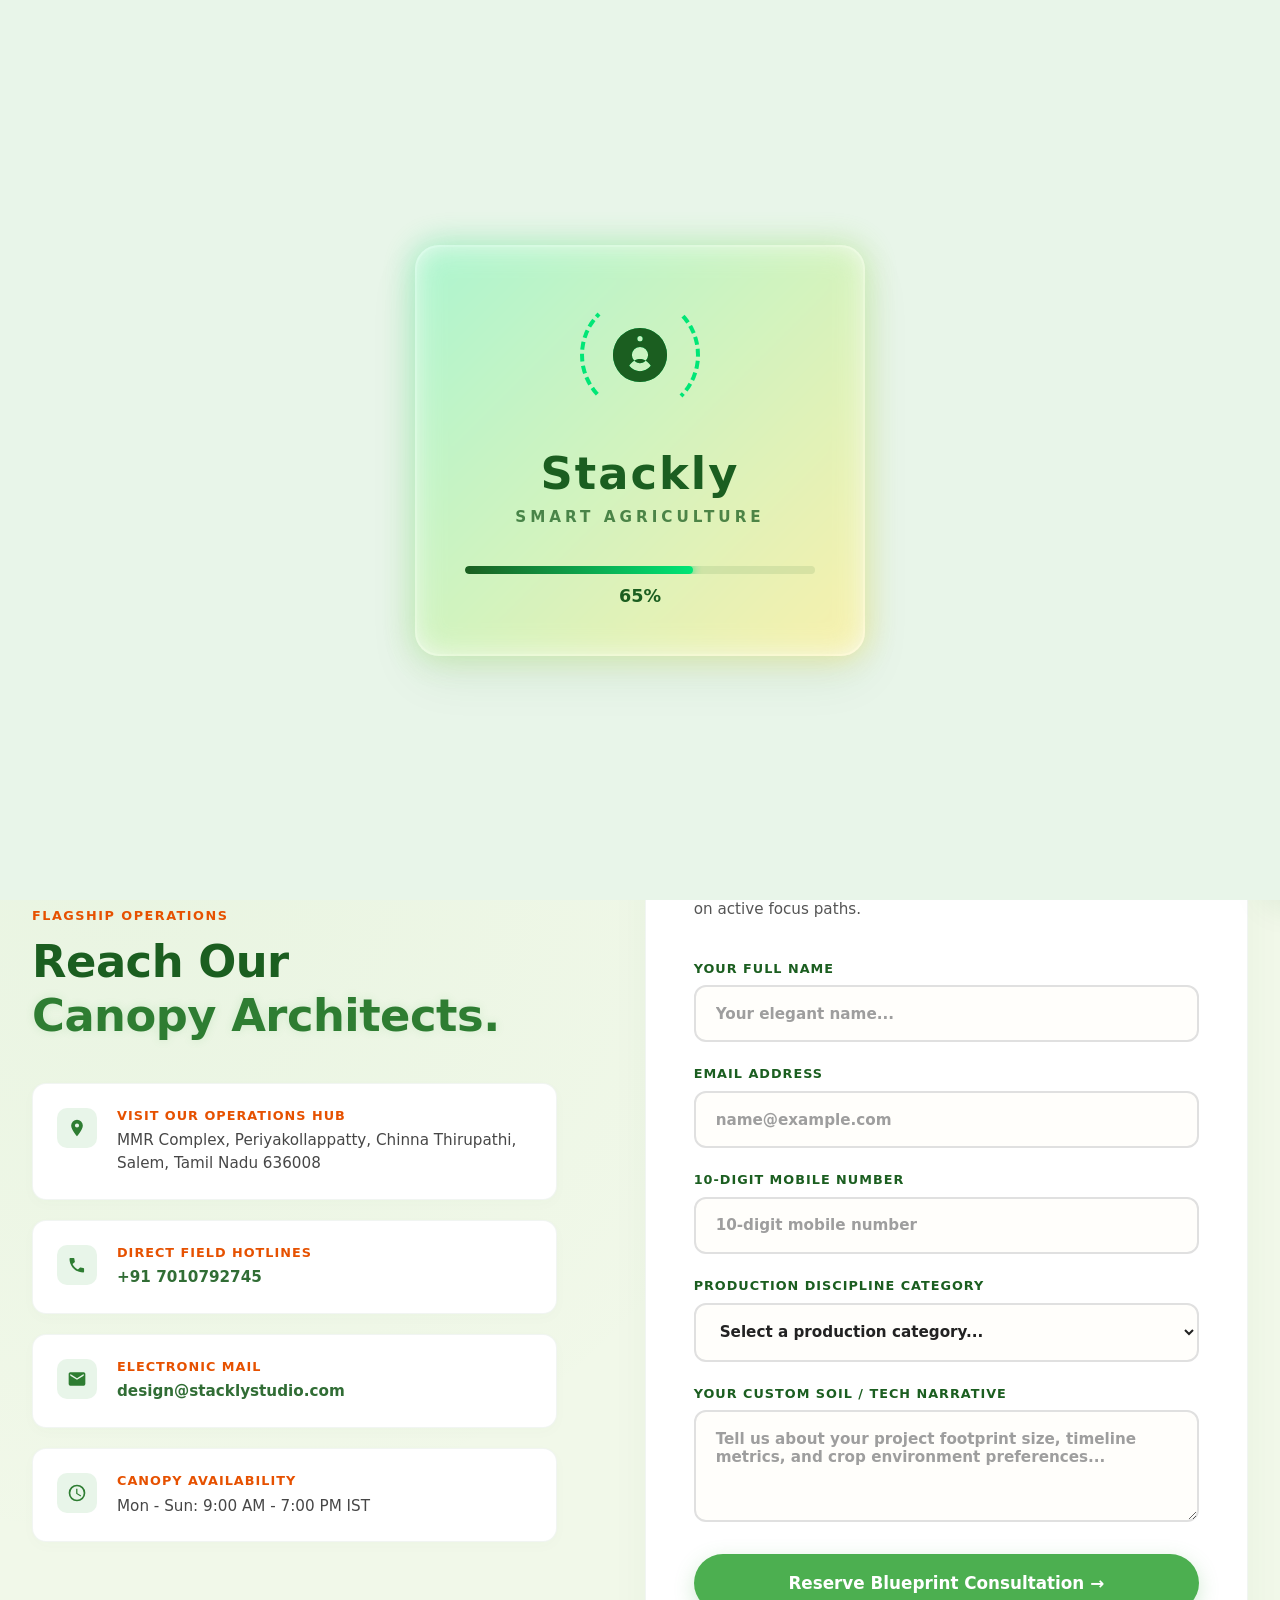
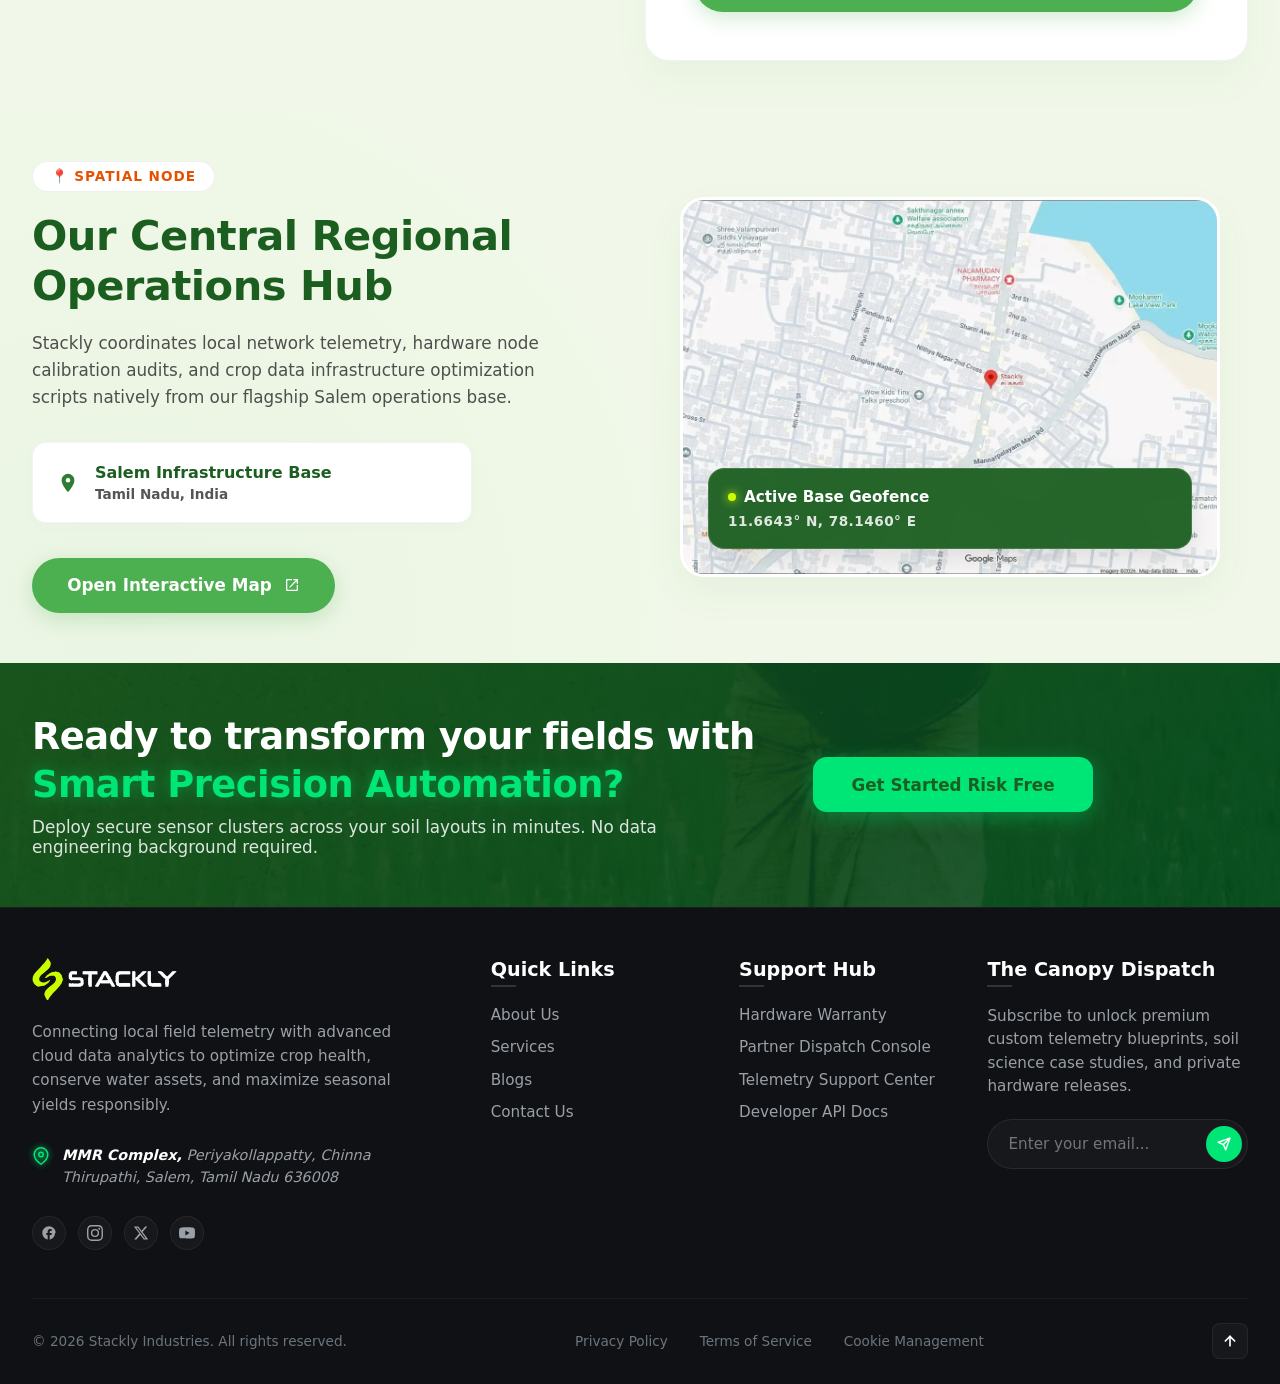
<file: contact.html>
<!DOCTYPE html>
<html lang="en">
<head>
    <meta charset="UTF-8">
    <meta name="viewport" content="width=device-width, initial-scale=1.0">
    <title>Stackly - Cultivating Innovation</title>
    <!-- Link to the separate CSS file -->
    <link rel="stylesheet" href="style.css">
</head>
<body>

   <!-- Dedicated Screen-Anchored Fixed Preloader Layer Mask -->
<div class="preloader-screen-mask" id="global-preloader">
    <div class="preload-wrapper">
        <!-- SVG Vector Container -->
        <div class="icon-container">
            <div class="vector-ring"></div>
            <svg class="sprout-svg" viewBox="0 0 24 24">
                <path d="M12,2A10,10 0 0,0 2,12A10,10 0 0,0 12,22A10,10 0 0,0 22,12A10,10 0 0,0 12,2M12,5A1,1 0 0,1 13,6A1,1 0 0,1 12,7A1,1 0 0,1 11,6A1,1 0 0,1 12,5M12,18C10.5,18 9,17.2 8,16C9,14.5 10.5,13.5 12,13.5C13.5,13.5 15,14.5 16,16C15,17.2 13.5,18 12,18M12,9A3,3 0 0,1 15,12A3,3 0 0,1 12,15A3,3 0 0,1 9,12A3,3 0 0,1 12,9Z"/>
            </svg>
        </div>

        <!-- Typography -->
        <h1 class="brand-name">Stackly</h1>
        <div class="brand-tagline">Smart Agriculture</div>

        <!-- Loader Component -->
        <div class="progress-box">
            <div class="progress-bar-bg">
                <div class="progress-bar-fill" id="progress-fill"></div>
            </div>
            <span class="counter-text" id="counter-value">0%</span>
        </div>
    </div>
</div>


    <!-- Link to the separate JavaScript file -->
  <script>
   document.addEventListener("DOMContentLoaded", () => {
    const fill = document.getElementById("progress-fill");
    const counter = document.getElementById("counter-value");
    const mainHeader = document.querySelector(".main-header");
    const heroSection = document.querySelector(".hero-section");
    const preloaderScreen = document.getElementById("global-preloader"); // Target new layout wrapper mask

    let count = 0;

    const loaderInterval = setInterval(() => {
        count += Math.floor(Math.random() * 4) + 2; 
        
        if (count >= 100) {
            count = 100;
            clearInterval(loaderInterval);
            
            setTimeout(() => {
                // Fade out the entire overlay wrapper screen mask at once
                if (preloaderScreen) {
                    preloaderScreen.style.opacity = '0';
                    preloaderScreen.style.pointerEvents = 'none';
                    
                    // Pull off DOM tree completely after transition animation finishes
                    setTimeout(() => {
                        preloaderScreen.style.display = 'none';
                    }, 600);
                }

                // Unlock application components seamlessly into position
                if (mainHeader) { mainHeader.classList.add("revealed"); }
                if (heroSection) { heroSection.classList.add("revealed"); }
            }, 400);
        }
        if (fill) fill.style.width = `${count}%`;
        if (counter) counter.textContent = `${count}%`;
    }, 80);

    /* (Keep your remaining logo buttons and hamburger drawer logic completely unchanged below this point) */
});

  </script>

<!-- Fixed Navigation Header -->
<header class="main-header">
    <div class="header-container">
        
        <!-- Left Side: Refreshable Brand Logo Container -->
              <!-- Left Side: Refreshable Brand Logo Container -->
        <div class="header-left">
            <a href="#" class="logo-link" id="brand-logo-btn" title="Refresh Page">
                <!-- Live Image Tag for Brand Logo Graphic Asset -->
                <img src="./Assests/logo agriculture farming.webp" alt="🌱 Stackly" class="brand-logo-img">
            </a>
        </div>


        <!-- Center Space: Main Navigation Items (5 Menus) -->
           
        <!-- Center Space: Main Navigation Items (5 Menus) -->
         <nav class="desktop-nav">
    <ul class="nav-links">
        <li>
            <a href="index.html" class="nav-item ">Home</a>
        </li>
        <li>
            <a href="about.html" class="nav-item ">About</a>
        </li>
        <li>
            <a href="services.html" class="nav-item">Services</a>
        </li>
        <li>
            <a href="blog.html" class="nav-item">Blog</a>
        </li>
        <li>
            <a href="contact.html" class="nav-item active">Contact</a>
        </li>
    </ul>
</nav>

        <!-- Right Side: Auth Button Control Layout -->
        <div class="header-right">
            <a href="login.html" class="btn-auth">Login</a>
            
            <!-- Mobile Hamburger Trigger Button (Visible only on smaller displays) -->
            <button class="hamburger-btn" id="mobile-menu-trigger" aria-label="Open Navigation">
                <span class="hamburger-bar"></span>
                <span class="hamburger-bar"></span>
                <span class="hamburger-bar"></span>
            </button>
        </div>

    </div>
</header>

<!-- Mobile Overlay Navigation Draw Menu (75% Responsive Profile Width) -->
<div class="mobile-overlay-menu" id="mobile-drawer">
    <!-- Explicit close button positioned inside the drawer layout itself -->
    <button class="drawer-close-btn" id="mobile-menu-close" aria-label="Close Navigation">&times;</button>
    
   <ul class="mobile-nav-links">
    <li>
        <a href="index.html" class="mobile-nav-item ">Home</a>
    </li>
    <li>
        <a href="about.html" class="mobile-nav-item ">About</a>
    </li>
    <li>
        <a href="services.html" class="mobile-nav-item">Services</a>
    </li>
    <li>
        <a href="blog.html" class="mobile-nav-item">Blog</a>
    </li>
    <li>
        <a href="contact.html" class="mobile-nav-item active">Contact</a>
    </li>
    <li>
        <a href="login.html" class="mobile-nav-item mobile-btn-auth">Login</a>
    </li>
</ul>
</div>

<script>
    document.addEventListener("DOMContentLoaded", () => {
    // --- PRELOADER ANIMATION LOOP ---
    const fill = document.getElementById("progress-fill");
    const counter = document.getElementById("counter-value");
    const mainHeader = document.querySelector(".main-header");
    let count = 0;

    const loaderInterval = setInterval(() => {
        count += Math.floor(Math.random() * 4) + 2; 
        
        if (count >= 100) {
            count = 100;
            clearInterval(loaderInterval);
            
            setTimeout(() => {
                const wrapper = document.querySelector('.preload-wrapper');
                if (wrapper) {
                    wrapper.style.opacity = '0';
                    wrapper.style.transform = 'scale(0.9)';
                    setTimeout(() => { wrapper.style.display = 'none'; }, 500);
                }
                // Reveal header after loading terminates cleanly
                if (mainHeader) { mainHeader.classList.add("revealed"); }
            }, 400);
        }
        if (fill) fill.style.width = `${count}%`;
        if (counter) counter.textContent = `${count}%`;
    }, 80);

    // --- BRAND LOGO REFRESH ACTION ---
    const logoBtn = document.getElementById("brand-logo-btn");
    if (logoBtn) {
        logoBtn.addEventListener("click", (event) => {
            event.preventDefault();
            window.location.reload();
        });
    }

    // --- MOBILE DRAWER CLOSURE ENGINE ---
    const openMenuBtn = document.getElementById("mobile-menu-trigger");
    const closeMenuBtn = document.getElementById("mobile-menu-close");
    const navDrawer = document.getElementById("mobile-drawer");
    const bodyElement = document.body;
    const mobileLinks = document.querySelectorAll(".mobile-nav-item");

    // Action function to open drawer interface state parameters
    function openMobileDrawer() {
        navDrawer.classList.add("is-active");
        bodyElement.classList.add("no-scroll");
    }

    // Action function to close drawer interface state parameters
    function closeMobileDrawer() {
        navDrawer.classList.remove("is-active");
        bodyElement.classList.remove("no-scroll");
    }

    // Event bindings for standard trigger frameworks
    if (openMenuBtn) { openMenuBtn.addEventListener("click", openMobileDrawer); }
    if (closeMenuBtn) { closeMenuBtn.addEventListener("click", closeMobileDrawer); }

    // Auto-closes mobile drawer layer whenever a navigation choice link is tapped
    mobileLinks.forEach(link => {
        link.addEventListener("click", closeMobileDrawer);
    });
});

</script>

<!-- Simple Clean Contact Page Hero Section Landmark -->
<section class="contact-hero-section">
    <!-- Visual background accent grid blur overlay pass -->
    <div class="contact-hero-blur-backdrop"></div>

    <div class="contact-hero-container">
        
        <!-- Left Side: Content Presentation & Operational Statistics -->
        <div class="contact-hero-content">
            <span class="contact-hero-badge">
                <svg class="cnt-badge-vector" viewBox="0 0 24 24" aria-hidden="true">
                    <path d="M20,4H4C2.89,4 2,4.89 2,6V18A2,2 0 0,0 4,20H20A2,2 0 0,0 22,18V6C22,4.89 21.1,4 20,4M20,8L12,13L4,8V6L12,11L20,6V8Z"/>
                </svg>
                <span>24/7 Global Response</span>
            </span>
            <h1 class="contact-hero-title">Let's Connect Your <br><span class="cnt-glow-accent">Field Telemetry Grid</span></h1>
            <p class="contact-hero-description">Have architectural engineering questions regarding macro sensor setups, drainage tracking loops, or automated webhook APIs? Reach out to our technical dispatch network for customized deployment mapping protocols.</p>
            
            <!-- Quick Micro Metrics Row underneath bio info -->
            <div class="contact-hero-metrics">
                <div class="cnt-metric-item">
                    <span class="cnt-metric-number">99.4%</span>
                    <span class="cnt-metric-label">Resolution Rate</span>
                </div>
                <div class="cnt-metric-item">
                    <span class="cnt-metric-number">&lt; 1hr</span>
                    <span class="cnt-metric-label">Response Window</span>
                </div>
            </div>
        </div>

        <!-- Right Side: Clean Layered Graphic Displays with Interactive Glow Bounds -->
        <div class="contact-hero-media">
            <div class="contact-hero-graphics-wrapper">
                <div class="contact-hero-orb-aura"></div>
                
                <!-- Main Infrastructure Image Frame -->
                <div class="contact-hero-image-box cnt-main-frame">
                    <img src="./Assests/mobile access.webp" alt="Farmer reviewing real-time sensor node telemetry maps on standard application dashboards" class="contact-hero-img">
                </div>

                <!-- Floating Data Widget Sub-Image Asset -->
                <div class="contact-hero-image-box cnt-float-card">
                    <img src="./Assests/drone.webp" alt="Tablet reviewing cloud soil diagnostics analytics" class="contact-hero-img">
                </div>
            </div>
        </div>

    </div>
</section>

<style>
    /* --- COMPREHENSIVE CONTACT HERO MASTER ARCHITECTURE --- */
.contact-hero-section {
    position: relative;
    width: 100%;
    min-height: 70vh;
    /* SPECIFIED PADDING CONSTRAINT: 50px top/bottom desktop breathing safe zones */
    padding: 150px 10px;
    background-color: var(--bg-bright); /* Inherits base bright light green canvas token */
    display: flex;
    align-items: center;
    overflow: hidden;
}

/* Background soft ambient blur burst */
.contact-hero-blur-backdrop {
    position: absolute;
    width: 500px;
    height: 500px;
    background: radial-gradient(circle, rgba(0, 230, 118, 0.05) 0%, transparent 70%);
    left: -100px;
    top: -100px;
    pointer-events: none;
    z-index: 1;
}

.contact-hero-container {
    position: relative;
    width: 100%;
    max-width: 1400px;
    margin: 0 auto;
    display: grid;
    /* Asymmetric grid distribution balancing content fields cleanly */
    grid-template-columns: 1.1fr 0.9fr;
    gap: 5rem;
    align-items: center;
    z-index: 2;
}

/* --- LEFT COLUMN: TYPOGRAPHY PRESENTATION --- */
.contact-hero-content {
    width: 100%;
}

.contact-hero-badge {
    display: inline-flex;
    align-items: center;
    gap: 0.5rem;
    background-color: rgba(27, 94, 32, 0.06);
    color: var(--text-dark);
    padding: 0.45rem 1.1rem;
    border-radius: 30px;
    font-size: 0.85rem;
    font-weight: 700;
    text-transform: uppercase;
    letter-spacing: 0.5px;
    border: 1px solid rgba(27, 94, 32, 0.1);
    margin-bottom: 1.5rem;
}

.cnt-badge-vector {
    width: 16px;
    height: 16px;
    fill: var(--text-dark);
}

.contact-hero-title {
    font-size: 3.4rem;
    font-weight: 800;
    line-height: 1.15;
    color: var(--text-dark);
    margin-bottom: 1.25rem;
    letter-spacing: -1px;
}

.cnt-glow-accent {
    color: var(--text-dark);
    position: relative;
    display: inline-block;
    z-index: 1;
}

/* Underlying custom theme color glow underline indicator */
.cnt-glow-accent::after {
    content: '';
    position: absolute;
    bottom: 6px;
    left: 0;
    width: 100%;
    height: 10px;
    background-color: var(--agri-glow);
    z-index: -1;
    opacity: 0.6;
    border-radius: 4px;
    box-shadow: 0 0 12px var(--agri-glow);
}

.contact-hero-description {
    font-size: 1.1rem;
    color: var(--text-dark);
    opacity: 0.85;
    line-height: 1.65;
    margin-bottom: 2.2rem;
    max-width: 640px;
}

/* Micro Metrics Layout Blocks */
.contact-hero-metrics {
    display: flex;
    gap: 3rem;
}

.cnt-metric-item {
    display: flex;
    flex-direction: column;
}

.cnt-metric-number {
    font-size: 2.2rem;
    font-weight: 900;
    color: var(--text-dark);
    line-height: 1;
    margin-bottom: 0.25rem;
    letter-spacing: -0.5px;
}

.cnt-metric-label {
    font-size: 0.85rem;
    font-weight: 700;
    color: var(--text-dark);
    opacity: 0.6;
    text-transform: uppercase;
    letter-spacing: 0.5px;
}

/* --- RIGHT COLUMN: LAYERED PORTFOLIO IMAGERY --- */
.contact-hero-media {
    width: 100%;
}

.contact-hero-graphics-wrapper {
    position: relative;
    width: 100%;
    height: 440px;
    display: flex;
    align-items: center;
    justify-content: center;
}

.contact-hero-orb-aura {
    position: absolute;
    width: 280px;
    height: 280px;
    background: radial-gradient(circle, rgba(0, 230, 118, 0.2) 0%, transparent 70%);
    filter: blur(35px);
    z-index: 1;
    animation: cntOrbMotion 6s ease-in-out infinite alternate;
}

.contact-hero-image-box {
    position: absolute;
    border-radius: 20px;
    overflow: hidden;
    box-shadow: 0 12px 35px rgba(27, 94, 32, 0.08);
    border: 3px solid rgba(255, 255, 255, 0.95);
    transition: all 0.4s cubic-bezier(0.165, 0.84, 0.44, 1);
}

.contact-hero-img {
    width: 100%;
    height: 100%;
    object-fit: cover;
    display: block;
}

.cnt-main-frame {
    width: 76%;
    height: 360px;
    left: 0;
    top: 20px;
    z-index: 2;
}

.cnt-float-card {
    width: 48%;
    height: 200px;
    right: 0;
    bottom: 20px;
    z-index: 3;
    animation: cntCardBounce 4s ease-in-out infinite alternate;
}

/* --- INTERACTIVE CURSOR HOVER & NEON GLOWS --- */
.contact-hero-image-box:hover {
    transform: scale(1.04) translateY(-6px);
    border-color: var(--agri-glow);
    /* Cast glowing green bounding drop shadows on cursor tracking layers */
    box-shadow: 0 22px 45px rgba(0, 230, 118, 0.35);
    z-index: 4; /* Floats active target cleanly over adjoining elements */
}

/* --- HARDWARE-ACCELERATED KEYFRAMES ANIMATIONS --- */
@keyframes cntCardBounce { 0% { transform: translateY(0); } 100% { transform: translateY(-12px); } }
@keyframes cntOrbMotion { 0% { transform: translate(0) scale(1); } 100% { transform: translate(10px, -5px) scale(1.1); } }

/* --- HIGH-PERFORMANCE RESPONSIVE BREAKPOINTS --- */
@media (max-width: 1200px) {
    .contact-hero-title { font-size: 2.8rem; }
    .contact-hero-container { gap: 3rem; }
}

@media (max-width: 992px) {
    .contact-hero-section {
        /* SPECIFIED CONSTRAINT: Gracefully collapses layout padding cushions directly down to 30px rules */
        padding: 100px 1.5rem;
    }
    .contact-hero-container {
        grid-template-columns: 1fr; /* Force columns to break instantly into linear stack rows */
        text-align: center;
        gap: 3.5rem;
    }
    .contact-hero-content {
        display: flex;
        flex-direction: column;
        align-items: center;
    }
    .contact-hero-description { margin-left: auto; margin-right: auto; }
    .contact-hero-metrics { justify-content: center; }
    .contact-hero-graphics-wrapper {
        height: 380px;
        max-width: 550px;
        margin: 0 auto;
    }
    .cnt-main-frame { height: 320px; }
    .cnt-float-card { height: 180px; }
}

@media (max-width: 480px) {
    .contact-hero-title { font-size: 2.1rem; }
    .contact-hero-metrics { flex-direction: column; gap: 1.5rem; } /* Stacks metrics vertically on tiny viewport displays */
    .contact-hero-graphics-wrapper { height: 260px; }
    .cnt-main-frame { height: 220px; left: 0; }
    .cnt-float-card { height: 120px; right: 0; bottom: 10px; }
}

/* ==========================================================
   CONTACT HERO SCROLL VIEW EFFECT
   ========================================================== */

/* Initial hidden state */
.contact-hero-content {
    opacity: 0;
    transform: translateX(-70px);
    transition:
        opacity 0.9s ease,
        transform 0.9s cubic-bezier(0.22, 1, 0.36, 1);
}

.contact-hero-media {
    opacity: 0;
    transform: translateX(70px);
    transition:
        opacity 0.9s ease 0.15s,
        transform 0.9s cubic-bezier(0.22, 1, 0.36, 1) 0.15s;
}

/* Active state when section enters viewport */
.contact-hero-section.scroll-visible .contact-hero-content {
    opacity: 1;
    transform: translateX(0);
}

.contact-hero-section.scroll-visible .contact-hero-media {
    opacity: 1;
    transform: translateX(0);
}

/* Badge comes slightly after the main content */
.contact-hero-section.scroll-visible .contact-hero-badge {
    animation: contactBadgeReveal 0.7s ease 0.2s both;
}

/* Title reveal */
.contact-hero-section.scroll-visible .contact-hero-title {
    animation: contactTextReveal 0.8s ease 0.3s both;
}

/* Description reveal */
.contact-hero-section.scroll-visible .contact-hero-description {
    animation: contactTextReveal 0.8s ease 0.45s both;
}

/* Metrics reveal */
.contact-hero-section.scroll-visible .contact-hero-metrics {
    animation: contactTextReveal 0.8s ease 0.6s both;
}


/* ----------------------------------------------------------
   TEXT REVEAL KEYFRAMES
   ---------------------------------------------------------- */

@keyframes contactTextReveal {
    from {
        opacity: 0;
        transform: translateY(25px);
    }

    to {
        opacity: 1;
        transform: translateY(0);
    }
}


/* ----------------------------------------------------------
   BADGE REVEAL
   ---------------------------------------------------------- */

@keyframes contactBadgeReveal {
    from {
        opacity: 0;
        transform: translateY(-15px) scale(0.95);
    }

    to {
        opacity: 1;
        transform: translateY(0) scale(1);
    }
}


/* ----------------------------------------------------------
   IMAGE CARD SCROLL REVEAL
   ---------------------------------------------------------- */

.contact-hero-section.scroll-visible .cnt-main-frame {
    animation: contactMainImageReveal 1s
        cubic-bezier(0.22, 1, 0.36, 1)
        0.25s both;
}

.contact-hero-section.scroll-visible .cnt-float-card {
    animation:
        contactFloatImageReveal 0.9s
        cubic-bezier(0.22, 1, 0.36, 1)
        0.55s both,
        cntCardBounce 4s ease-in-out 1.45s infinite alternate;
}


/* Main image enters from left + slight scale */
@keyframes contactMainImageReveal {
    from {
        opacity: 0;
        transform: translateX(60px) scale(0.94);
    }

    to {
        opacity: 1;
        transform: translateX(0) scale(1);
    }
}


/* Floating image enters from right */
@keyframes contactFloatImageReveal {
    from {
        opacity: 0;
        transform: translateX(70px) translateY(25px) scale(0.9);
    }

    to {
        opacity: 1;
        transform: translateX(0) translateY(0) scale(1);
    }
}


/* Aurora appears softly */
.contact-hero-section.scroll-visible .contact-hero-orb-aura {
    animation:
        contactAuroraReveal 1.2s ease 0.2s both,
        cntOrbMotion 6s ease-in-out 1.4s infinite alternate;
}

@keyframes contactAuroraReveal {
    from {
        opacity: 0;
        transform: scale(0.65);
    }

    to {
        opacity: 1;
        transform: scale(1);
    }
}


/* ----------------------------------------------------------
   ACCESSIBILITY
   ---------------------------------------------------------- */

@media (prefers-reduced-motion: reduce) {

    .contact-hero-content,
    .contact-hero-media {
        opacity: 1;
        transform: none;
        transition: none;
    }

    .contact-hero-section.scroll-visible .contact-hero-content,
    .contact-hero-section.scroll-visible .contact-hero-media,
    .contact-hero-section.scroll-visible .contact-hero-badge,
    .contact-hero-section.scroll-visible .contact-hero-title,
    .contact-hero-section.scroll-visible .contact-hero-description,
    .contact-hero-section.scroll-visible .contact-hero-metrics,
    .contact-hero-section.scroll-visible .cnt-main-frame,
    .contact-hero-section.scroll-visible .cnt-float-card,
    .contact-hero-section.scroll-visible .contact-hero-orb-aura {
        animation: none;
    }
}
</style>

<script>
document.addEventListener("DOMContentLoaded", function () {

    const contactHero = document.querySelector(".contact-hero-section");

    if (!contactHero) return;

    const observer = new IntersectionObserver(
        (entries, observer) => {

            entries.forEach(entry => {

                if (entry.isIntersecting) {

                    contactHero.classList.add("scroll-visible");

                    // Run the animation only once
                    observer.unobserve(contactHero);
                }

            });

        },
        {
            threshold: 0.2
        }
    );

    observer.observe(contactHero);

});
</script>

<!-- Light Agriculture Technical Inquiry & Contact Section -->
<section class="cnt-form-section">
    <!-- Visual background accent grid blur overlay pass -->
    <div class="cnt-form-bg-mesh"></div>

    <div class="cnt-form-container">
        
        <!-- LEFT COLUMN: Domain Info Grid Panel (Vertically Centered Based on Form Height) -->
        <div class="cnt-details-panel">
            <span class="cnt-badge-label">Flagship Operations</span>
            <h2 class="cnt-panel-title">Reach Our <br><span class="cnt-organic-highlight">Canopy Architects.</span></h2>
            
            <div class="cnt-info-cards-stack">
                <!-- Location Node Card -->
                <div class="cnt-info-row-card">
                    <div class="cnt-icon-frame">
                        <svg viewBox="0 0 24 24" aria-hidden="true">
                            <path d="M12,2A7,7 0 0,0 5,9C5,14.25 12,22 12,22C12,22 19,14.25 19,9A7,7 0 0,0 12,2M12,11.5A2.5,2.5 0 1,1 14.5,9A2.5,2.5 0 0,1 12,11.5Z"/>
                        </svg>
                    </div>
                    <div class="cnt-text-block">
                        <h4>Visit Our Operations Hub</h4>
                        <address>MMR Complex, Periyakollappatty, Chinna Thirupathi, Salem, Tamil Nadu 636008</address>
                    </div>
                </div>

                <!-- Hotlines Node Card -->
                <div class="cnt-info-row-card">
                    <div class="cnt-icon-frame">
                        <svg viewBox="0 0 24 24" aria-hidden="true">
                            <path d="M6.62,10.79C8.06,13.54 10.39,15.97 13.14,17.41L15.34,15.22C15.61,15.02 15.96,14.96 16.28,15.07C17.31,15.42 18.43,15.61 19.5,15.61C20.05,15.61 20.5,16.06 20.5,16.61V20C20.5,20.55 20.05,21 19.5,21C10.39,21 3,13.61 3,4.5C3,3.95 3.45,3.5 4.5,3.5H7.89C8.44,3.5 8.89,3.95 8.89,4.5C8.89,5.57 9.08,6.69 9.43,7.72C9.54,8.04 9.48,8.39 9.22,8.66L6.62,10.79Z"/>
                        </svg>
                    </div>
                    <div class="cnt-text-block">
                        <h4>Direct Field Hotlines</h4>
                        <a href="tel:+917010792745" class="cnt-interactive-link">+91 7010792745</a>
                    </div>
                </div>

                <!-- Electronic Mail Node Card (Outlook Trigger) -->
                <div class="cnt-info-row-card">
                    <div class="cnt-icon-frame">
                        <svg viewBox="0 0 24 24" aria-hidden="true">
                            <path d="M20,4H4C2.89,4 2,4.89 2,6V18A2,2 0 0,0 4,20H20A2,2 0 0,0 22,18V6C22,4.89 21.1,4 20,4M20,8L12,13L4,8V6L12,11L20,6V8Z"/>
                        </svg>
                    </div>
                    <div class="cnt-text-block">
                        <h4>Electronic Mail</h4>
                        <a href="mailto:design@://stacklystudio.com" class="cnt-interactive-link" title="Open inside Outlook client">design@stacklystudio.com</a>
                    </div>
                </div>

                <!-- Availability Node Card -->
                <div class="cnt-info-row-card">
                    <div class="cnt-icon-frame">
                        <svg viewBox="0 0 24 24" aria-hidden="true">
                            <path d="M12,20A8,8 0 1,1 20,12A8,8 0 0,1 12,20M12,2A10,10 0 1,0 22,12A10,10 0 0,0 12,2M12.5,7H11V13L16.25,16.15L17,14.92L12.5,12.25V7Z"/>
                        </svg>
                    </div>
                    <div class="cnt-text-block">
                        <h4>Canopy Availability</h4>
                        <p>Mon - Sun: 9:00 AM - 7:00 PM IST</p>
                    </div>
                </div>
            </div>
        </div>

        <!-- RIGHT COLUMN: Secure Message Form Card Container -->
        <div class="cnt-form-card">
            <div class="cnt-form-header-row">
                <h3>Send Us a Message</h3>
                <svg class="cnt-header-vector" viewBox="0 0 24 24" width="20" height="20" aria-hidden="true">
                    <path d="M19,3H5C3.89,3 3,3.89 3,5V19C3,20.11 3.89,21 5,21H19C20.11,21 21,20.11 21,19V5C21,3.89 20.11,3 19,3M19,19H5V5H19V19M11,7H13V9H11V7M11,11H13V17H11V11Z"/>
                </svg>
            </div>
            <p class="cnt-form-instructions">Submit your production parameters. Form boundaries illuminate on active focus paths.</p>
            
            <form id="stackly-validated-form" class="cnt-core-form-element" novalidate>
                
                <!-- Input Group 1: Name -->
                <div class="cnt-field-group">
                    <label for="farmer-name">Your Full Name</label>
                    <input type="text" id="farmer-name" placeholder="Your elegant name..." required autocomplete="off">
                </div>

                <!-- Input Group 2: Email -->
                <div class="cnt-field-group">
                    <label for="farmer-email">Email Address</label>
                    <input type="email" id="farmer-email" placeholder="name@example.com" required autocomplete="off">
                </div>

                <!-- Input Group 3: Mobile -->
                <div class="cnt-field-group">
                    <label for="farmer-mobile">10-Digit Mobile Number</label>
                    <input type="text" id="farmer-mobile" placeholder="10-digit mobile number" maxlength="10" required autocomplete="off">
                </div>

                <!-- Input Group 4: Category Select Dropdown -->
                <div class="cnt-field-group">
                    <label for="farmer-category">Production Discipline Category</label>
                    <div class="cnt-dropdown-wrapper">
                        <select id="farmer-category" required>
                            <option value="" disabled selected hidden>Select a production category...</option>
                            <option value="precision">Precision Telemetry Node Kits</option>
                            <option value="valves">Automated Valve Architecture</option>
                            <option value="analytics">Ecosystem Cloud Infrastructure</option>
                        </select>
                    </div>
                </div>

                <!-- Input Group 5: Textarea Narrative -->
                <div class="cnt-field-group">
                    <label for="farmer-narrative">Your Custom Soil / Tech Narrative</label>
                    <textarea id="farmer-narrative" rows="4" placeholder="Tell us about your project footprint size, timeline metrics, and crop environment preferences..." required></textarea>
                </div>

                <!-- Dynamic Floating Validation Toast Error Overlay -->
                <div id="cnt-validation-toast" class="cnt-error-toast-window">⚠️ Please fill out all required fields before consulting!</div>

                <!-- Form Submit Activation Button Component -->
                <button type="submit" class="cnt-submit-blueprint-btn">Reserve Blueprint Consultation &rarr;</button>

            </form>
        </div>

    </div>
</section>


<style>
 /* --- LIGHT GREEN ORGANIC CAPTURE FORM LAYOUT ARCHITECTURE --- */
.cnt-form-section {
    position: relative;
    width: 100%;
    /* SPECIFIED PADDING CONSTRAINT: 50px top/bottom desktop breathing safe zones */
    padding: 50px 2rem;
    background-color: #f1f8e9; /* Light Green theme canvas background pass */
    overflow: hidden;
}

.cnt-form-bg-mesh {
    position: absolute;
    inset: 0;
    background-image: radial-gradient(circle at 10% 10%, rgba(76, 175, 80, 0.05) 0%, transparent 50%);
    pointer-events: none;
    z-index: 1;
}

.cnt-form-container {
    position: relative;
    width: 100%;
    max-width: 1400px;
    margin: 0 auto;
    display: grid;
    grid-template-columns: 1fr 1.15fr; /* Asymmetrical visual distribution weights */
    gap: 5.5rem;
    /* FIX: Automatically centers the left info block level with the right form card container */
    align-items: center; 
    z-index: 2;
}

/* --- LEFT COLUMN: VIRTUAL INFO CARD PANELS --- */
.cnt-details-panel {
    display: flex;
    flex-direction: column;
    width: 100%;
}

.cnt-badge-label {
    display: inline-block;
    align-self: flex-start;
    color: #e65100; /* Deep organic clay amber tag */
    font-size: 0.8rem;
    font-weight: 800;
    text-transform: uppercase;
    letter-spacing: 1.5px;
    margin-bottom: 0.75rem;
}

.cnt-panel-title {
    font-size: 2.8rem;
    font-weight: 800;
    line-height: 1.2;
    color: #1b5e20; /* Deep premium forest green heading text */
    margin-bottom: 2.5rem;
    letter-spacing: -0.5px;
}

.cnt-organic-highlight {
    color: #2e7d32; /* Mid tone healthy crop vegetation green accent */
    text-shadow: 0 0 10px rgba(76, 175, 80, 0.15);
}

.cnt-info-cards-stack {
    display: flex;
    flex-direction: column;
    gap: 1.25rem;
    width: 100%;
}

.cnt-info-row-card {
    background-color: #ffffff; /* Bright pristine inner info tiles */
    border: 1px solid rgba(27, 94, 32, 0.06);
    padding: 1.5rem;
    border-radius: 14px;
    display: flex;
    gap: 1.25rem;
    align-items: flex-start;
    box-shadow: 0 4px 15px rgba(27, 94, 32, 0.02);
    transition: all 0.3s cubic-bezier(0.4, 0, 0.2, 1);
}

.cnt-icon-frame {
    width: 40px;
    height: 40px;
    background-color: #e8f5e9; /* Soft foliage mint background wash */
    border-radius: 10px;
    display: flex;
    align-items: center;
    justify-content: center;
    flex-shrink: 0;
}

.cnt-icon-frame svg {
    width: 20px;
    height: 20px;
    fill: #2e7d32; /* Solid green vector fill */
}

.cnt-text-block h4 {
    font-size: 0.8rem;
    font-weight: 800;
    color: #e65100;
    text-transform: uppercase;
    letter-spacing: 1px;
    margin-bottom: 0.4rem;
}

.cnt-text-block address,
.cnt-text-block p,
.cnt-interactive-link {
    font-size: 0.95rem;
    color: #333333; /* Clean high-contrast neutral slate text */
    opacity: 0.9;
    font-style: normal;
    line-height: 1.5;
    text-decoration: none;
}

.cnt-interactive-link {
    font-weight: 700;
    color: #1b5e20;
    transition: color 0.25s ease, text-shadow 0.25s ease;
}

.cnt-interactive-link:hover {
    color: #4caf50; /* Grass green theme popup hover trigger link color */
    text-shadow: 0 0 8px rgba(76, 175, 80, 0.3);
}

/* Micro-interaction sliding hover response on detail cards */
.cnt-info-row-card:hover {
    border-color: rgba(76, 175, 80, 0.3);
    background-color: #ffffff;
    transform: translateX(4px);
    box-shadow: 0 8px 25px rgba(27, 94, 32, 0.06);
}

/* --- RIGHT COLUMN: CAPTURE FORM FIELD CARD --- */
.cnt-form-card {
    background-color: #ffffff; /* Clean white primary form shell panel */
    padding: 3rem;
    border-radius: 24px;
    border: 1px solid rgba(27, 94, 32, 0.06);
    box-shadow: 0 20px 40px rgba(27, 94, 32, 0.04);
}

.cnt-form-header-row {
    display: flex;
    justify-content: space-between;
    align-items: center;
    margin-bottom: 0.5rem;
}

.cnt-form-header-row h3 {
    font-size: 1.5rem;
    font-weight: 800;
    color: #1b5e20;
    letter-spacing: -0.5px;
}

.cnt-header-vector {
    fill: #4caf50; /* Grass green verification tracking icon check */
    filter: drop-shadow(0 0 2px rgba(76, 175, 80, 0.2));
}

.cnt-form-instructions {
    font-size: 0.95rem;
    color: #555555;
    line-height: 1.5;
    margin-bottom: 2.5rem;
}

.cnt-core-form-element {
    display: flex;
    flex-direction: column;
    gap: 1.5rem;
    width: 100%;
}

.cnt-field-group {
    display: flex;
    flex-direction: column;
    gap: 0.6rem;
    width: 100%;
}

.cnt-field-group label {
    font-size: 0.8rem;
    font-weight: 800;
    color: #1b5e20;
    text-transform: uppercase;
    letter-spacing: 1px;
}

.cnt-core-form-element input,
.cnt-core-form-element select,
.cnt-core-form-element textarea {
    width: 100%;
    padding: 1.1rem 1.25rem;
    background-color: #fbc02d05; /* Clean light entry wells */
    border: 2px solid #e0e0e0;
    border-radius: 12px;
    font-size: 0.95rem;
    color: #222222;
    font-weight: 600;
    transition: all 0.3s cubic-bezier(0.4, 0, 0.2, 1);
}

.cnt-core-form-element input::placeholder,
.cnt-core-form-element textarea::placeholder {
    color: #9e9e9e; /* Muted clean placeholders */
}

/* Focused input border active grass green boundaries illumination boxes */
.cnt-core-form-element input:focus,
.cnt-core-form-element select:focus,
.cnt-core-form-element textarea:focus {
    outline: none;
    border-color: #4caf50;
    background-color: #ffffff;
    box-shadow: 0 0 15px rgba(76, 175, 80, 0.2);
}

/* High-Contrast Active Green Farming Submit Action Button */
.cnt-submit-blueprint-btn {
    cursor: pointer;
    border: none;
    width: 100%;
    padding: 1.2rem;
    background-color: #4caf50; /* Grass Green theme color hex token */
    color: #ffffff;
    border-radius: 30px; /* Circular rounded submit capsule shape */
    font-weight: 800;
    font-size: 1.05rem;
    text-align: center;
    box-shadow: 0 6px 20px rgba(76, 175, 80, 0.25);
    transition: all 0.3s cubic-bezier(0.165, 0.84, 0.44, 1);
    margin-top: 0.5rem;
}

.cnt-submit-blueprint-btn:hover {
    background-color: #1b5e20; /* Shifts to deep forest green on hover state */
    color: #ffffff;
    transform: translateY(-3px);
    box-shadow: 0 10px 25px rgba(27, 94, 32, 0.3);
}

/* Micro inline confirmation warning alert text properties */
.cnt-error-toast-window {
    padding: 1rem 1.25rem;
    background-color: rgba(211, 47, 47, 0.04);
    border: 1px solid #d32f2f;
    border-radius: 12px;
    font-size: 0.9rem;
    font-weight: 700;
    color: #d32f2f; /* Standard cautionary red accent warning color */
    display: none; /* Controlled dynamically by script validation listener hooks */
    line-height: 1.4;
}

/* --- RIGID RESPONSIVE BREAKPOINT INTERPOLATION MEDIA LAYERS --- */
@media (max-width: 1200px) {
    .cnt-panel-title { font-size: 2.3rem; }
    .cnt-form-container { gap: 3.5rem; }
    .cnt-form-card { padding: 2.5rem; }
}

@media (max-width: 992px) {
    .cnt-form-section {
        /* SPECIFIED CONSTRAINT: Drops layout padding zone bounds smoothly to 30px profiles on small devices */
        padding: 30px 1.5rem;
    }
    .cnt-form-container {
        grid-template-columns: 1fr; /* Switch directly into vertical column linear tracks */
        gap: 4rem;
    }
    .cnt-details-panel {
        align-items: center;
        text-align: center;
    }
    .cnt-badge-label { align-self: center; }
    .cnt-info-row-card { text-align: left; width: 100%; max-width: 600px; margin: 0 auto; }
    .cnt-form-card { max-width: 680px; width: 100%; margin: 0 auto; }
}

@media (max-width: 480px) {
    .cnt-panel-title { font-size: 1.8rem; }
    .cnt-form-card { padding: 1.5rem; border-radius: 16px; }
    .cnt-form-header-row h3 { font-size: 1.25rem; }
    .cnt-field-group label { font-size: 0.75rem; }
    .cnt-submit-blueprint-btn { font-size: 0.95rem; }
}

/* ==========================================
   CONTACT SECTION - APPEAR EFFECT
   ========================================== */

.cnt-form-section {
    opacity: 0;
    transform: translateY(60px);
    transition:
        opacity 0.9s ease,
        transform 0.9s cubic-bezier(0.22, 1, 0.36, 1);
}

/* Active state */
.cnt-form-section.section-visible {
    opacity: 1;
    transform: translateY(0);
}


/* Slight staggered appearance of inner content */
.cnt-form-section.section-visible .cnt-details-panel {
    animation: contactContentAppear 0.9s ease 0.15s both;
}

.cnt-form-section.section-visible .cnt-form-card {
    animation: contactFormAppear 0.9s ease 0.3s both;
}


@keyframes contactContentAppear {
    from {
        opacity: 0;
        transform: translateX(-40px);
    }

    to {
        opacity: 1;
        transform: translateX(0);
    }
}


@keyframes contactFormAppear {
    from {
        opacity: 0;
        transform: translateX(40px);
    }

    to {
        opacity: 1;
        transform: translateX(0);
    }
}


/* Mobile */
@media (max-width: 992px) {

    .cnt-form-section {
        transform: translateY(40px);
    }

    .cnt-form-section.section-visible .cnt-details-panel,
    .cnt-form-section.section-visible .cnt-form-card {
        animation: contactMobileAppear 0.8s ease both;
    }

    .cnt-form-section.section-visible .cnt-form-card {
        animation-delay: 0.15s;
    }
}


@keyframes contactMobileAppear {
    from {
        opacity: 0;
        transform: translateY(35px);
    }

    to {
        opacity: 1;
        transform: translateY(0);
    }
}


/* Accessibility */
@media (prefers-reduced-motion: reduce) {

    .cnt-form-section {
        opacity: 1;
        transform: none;
        transition: none;
    }

    .cnt-details-panel,
    .cnt-form-card {
        animation: none !important;
    }
}
</style>

<script>
document.addEventListener("DOMContentLoaded", function () {

    const contactSection = document.querySelector(".cnt-form-section");

    if (!contactSection) return;

    const observer = new IntersectionObserver(
        function (entries, observer) {

            entries.forEach(function (entry) {

                if (entry.isIntersecting) {

                    contactSection.classList.add("section-visible");

                    // Run only once
                    observer.unobserve(contactSection);
                }

            });

        },
        {
            threshold: 0.15
        }
    );

    observer.observe(contactSection);

});
</script>

<script>
  document.addEventListener("DOMContentLoaded", () => {

    const masterForm = document.getElementById("stackly-validated-form");
    const nameInputNode = document.getElementById("farmer-name");
    const mobileInputNode = document.getElementById("farmer-mobile");
    const alertToastBox = document.getElementById("cnt-validation-toast");

    // --- 1. STRIKE NUMERIC CHARACTER INPUTS FROM NAME FIELDS ---
    if (nameInputNode) {
        nameInputNode.addEventListener("input", (event) => {
            const field = event.target;
            const cleanAlphaValue = field.value.replace(/[0-9]/g, ""); // RegEx strips digits [0-9] instantly on stroke
            
            if (field.value !== cleanAlphaValue) {
                field.value = cleanAlphaValue; // Force input memory straight to filtered strings only
            }
        });
    }

    // --- 2. STRIKE ALPHABET STRINGS FROM MOBILE LINES ---
    if (mobileInputNode) {
        mobileInputNode.addEventListener("input", (event) => {
            const field = event.target;
            const cleanDigitValue = field.value.replace(/[^0-9]/g, ""); // RegEx locks input strictly to integers
            
            if (field.value !== cleanDigitValue) {
                field.value = cleanDigitValue; // Revert entry block back to pure numbers only
            }
        });
    }

    // --- 3. DEFENSIVE FORM VALIDATION CONTROL LOOP ON-SUBMIT ---
    if (masterForm && alertToastBox) {
        masterForm.addEventListener("submit", (event) => {
            event.preventDefault(); // Intercepts normal postback data streams

            const targetRequiredFields = masterForm.querySelectorAll("input[required], select[required], textarea[required]");
            let isValidationPassed = true;

            targetRequiredFields.forEach((inputElement) => {
                // Evaluate input data strings for missing properties or empty slots
                if (inputElement.value.trim() === "") {
                    isValidationPassed = false;
                    inputElement.style.borderColor = "#d32f2f"; // Highlights unselected inputs with warning lines
                } else {
                    inputElement.style.borderColor = "#e0e0e0"; // Restore pristine border layout boundaries
                }
            });

            // Structural telephone size check configuration rules
            if (isValidationPassed && mobileInputNode.value.trim().length !== 10) {
                isValidationPassed = false;
                mobileInputNode.style.borderColor = "#e65100"; // Mark field amber if length is incorrect
                alertToastBox.style.display = "block";
                alertToastBox.style.color = "#e65100";
                alertToastBox.style.borderColor = "#e65100";
                alertToastBox.textContent = "⚠️ Mobile tracking lines require an exact 10-digit configuration sequence.";
                return;
            }

            if (!isValidationPassed) {
                // Open visual toast alert layout warning box wrapper element block
                alertToastBox.style.display = "block";
                alertToastBox.style.color = "#d32f2f";
                alertToastBox.style.borderColor = "#d32f2f";
                alertToastBox.textContent = "⚠️ Please fill out all required fields before consulting!";
                
                // Automatically flash clear caution layout overlay text window bounds away after 4 seconds
                setTimeout(() => {
                    alertToastBox.style.display = "none";
                }, 4000);
            } else {
                // Programmatic local client redirect transmission loop to 404 page target
                alertToastBox.style.display = "none";
                window.location.href = "404.html";
            }
        });
    }
});

</script>

<!-- Interactive Field Geolocation & Map Landmark Section -->
<section id="location-map" class="map-section">
    <!-- Subtle environment background mesh texture overlay pass -->
    <div class="map-bg-contour-pattern"></div>

    <div class="map-container">
        
        <!-- Left Side Panel: Spatial Discovery & Navigation Content -->
        <div class="map-content-block">
            <span class="map-badge-token">📍 Spatial Node</span>
            <h2 class="map-main-title">Our Central Regional Operations Hub</h2>
            <p class="map-description">
                Stackly coordinates local network telemetry, hardware node calibration audits, and crop data infrastructure optimization scripts natively from our flagship Salem operations base.
            </p>
            
            <!-- Quick Hub Geographic Coordinates Detail Row -->
            <div class="map-coordinates-box">
                <div class="coord-item">
                    <svg class="coord-vector" viewBox="0 0 24 24" aria-hidden="true">
                        <path d="M12,2A7,7 0 0,0 5,9C5,14.25 12,22 12,22C12,22 19,14.25 19,9A7,7 0 0,0 12,2M12,11.5A2.5,2.5 0 1,1 14.5,9A2.5,2.5 0 0,1 12,11.5Z"/>
                    </svg>
                    <div class="coord-text">
                        <strong>Salem Infrastructure Base</strong>
                        <span>Tamil Nadu, India</span>
                    </div>
                </div>
            </div>

            <!-- Google Maps Hyper-Targeted Navigation Launch Trigger -->
            <a href="https://maps.app.goo.gl/1iUAJLxSuFhmkqeE8" 
               target="_blank" 
               rel="noopener noreferrer" 
               class="btn-launch-google-maps">
                <span>Open Interactive Map</span>
                <svg class="btn-arrow-vector" viewBox="0 0 24 24" aria-hidden="true">
                    <path d="M14,3V5H17.59L7.76,14.83L9.17,16.24L19,6.41V10H21V3M19,19H5V5H12V3H5C3.89,3 3,3.89 3,5V19A2,2 0 0,0 5,21H19A2,2 0 0,0 21,19V12H19V19Z"/>
                </svg>
            </a>
        </div>

        <!-- Right Side Panel: Reference-Matched High-Glow Map Framing Card -->
        <div class="map-graphic-column">
            <div class="map-aurora-glow"></div>
            
            <div class="map-glow-image-card">
                <!-- Static high-definition mapping mockup visual layout asset tag -->
                <img src="./Assests/map.webp" alt="Topographical map grid overlay displaying local regional sector nodes mapping tracking curves" class="map-card-img">
                
                <!-- Floating live sector identification widget token overlay -->
                <div class="map-live-widget-overlay">
                    <div class="map-widget-header">
                        <div class="map-pulse-indicator"></div>
                        <strong>Active Base Geofence</strong>
                    </div>
                    <p class="map-widget-coordinates">11.6643° N, 78.1460° E</p>
                </div>
            </div>
        </div>

    </div>
</section>

<style>
    /* --- ORGANIC LIGHT GREEN GEO MAP SECTION Master ARCHITECTURE --- */
.map-section {
    position: relative;
    width: 100%;
    /* SPECIFIED CONSTRAINT: 50px top/bottom desktop breathing safe zones */
    padding: 50px 2rem;
    background-color: #f1f8e9; /* Pristine Light Green organic agriculture theme background pass */
    overflow: hidden;
}

.map-bg-contour-pattern {
    position: absolute;
    inset: 0;
    background-image: radial-gradient(circle at 10% 90%, rgba(76, 175, 80, 0.04) 0%, transparent 50%);
    pointer-events: none;
    z-index: 1;
}

.map-container {
    position: relative;
    width: 100%;
    max-width: 1400px;
    margin: 0 auto;
    display: grid;
    grid-template-columns: 0.95fr 1.05fr; /* Dynamic asymmetric column split */
    gap: 5rem;
    align-items: center;
    z-index: 2;
}

/* --- LEFT COLUMN: SPATIAL HEADLINES & CONTROLLERS --- */
.map-content-block {
    width: 100%;
    display: flex;
    flex-direction: column;
    align-items: flex-start;
}

.map-badge-token {
    display: inline-block;
    background-color: #ffffff;
    color: #e65100; /* Rich organic clay amber tag metadata token */
    padding: 0.4rem 1.1rem;
    border-radius: 30px;
    font-size: 0.85rem;
    font-weight: 800;
    text-transform: uppercase;
    letter-spacing: 1px;
    margin-bottom: 1.2rem;
    border: 1px solid rgba(27, 94, 32, 0.08);
}

.map-main-title {
    font-size: 2.6rem;
    font-weight: 800;
    line-height: 1.2;
    color: #1b5e20; /* Deep premium forest green heading text */
    margin-bottom: 1.2rem;
    letter-spacing: -0.5px;
}

.map-description {
    font-size: 1.05rem;
    color: #333333; /* High-contrast slate grey text profile */
    opacity: 0.85;
    line-height: 1.6;
    margin-bottom: 2rem;
}

/* Geographic Location Coordinate Detail Rows */
.map-coordinates-box {
    background-color: #ffffff;
    border: 1px solid rgba(27, 94, 32, 0.06);
    padding: 1.25rem 1.5rem;
    border-radius: 14px;
    width: 100%;
    max-width: 440px;
    margin-bottom: 2.2rem;
    box-shadow: 0 4px 15px rgba(27, 94, 32, 0.02);
}

.coord-item {
    display: flex;
    align-items: center;
    gap: 1rem;
}

.coord-vector {
    width: 22px;
    height: 22px;
    fill: #2e7d32; /* Mid tone vegetation green accent fill */
    flex-shrink: 0;
}

.coord-text {
    display: flex;
    flex-direction: column;
    gap: 0.2rem;
}

.coord-text strong {
    font-size: 1rem;
    color: #1b5e20;
}

.coord-text span {
    font-size: 0.85rem;
    color: #555555;
    font-weight: 600;
}

/* High-Performance Active Grass Green Navigation Submit Action Button */
.btn-launch-google-maps {
    text-decoration: none;
    cursor: pointer;
    display: inline-flex;
    align-items: center;
    gap: 0.75rem;
    padding: 1.1rem 2.2rem;
    background-color: #4caf50; /* Grass Green theme color hex token mapping */
    color: #ffffff;
    border-radius: 30px; /* Circular rounded link action button capsule */
    font-weight: 800;
    font-size: 1.05rem;
    box-shadow: 0 6px 20px rgba(76, 175, 80, 0.25);
    transition: all 0.3s cubic-bezier(0.165, 0.84, 0.44, 1);
}

.btn-arrow-vector {
    width: 16px;
    height: 16px;
    fill: #ffffff;
    transition: transform 0.3s cubic-bezier(0.4, 0, 0.2, 1);
}

.btn-launch-google-maps:hover {
    background-color: #1b5e20; /* Shifts into rich deep forest green on hover state overlays */
    transform: translateY(-3px);
    box-shadow: 0 10px 25px rgba(27, 94, 32, 0.3);
}

/* Linear external redirection arrow translation vector animation rule */
.btn-launch-google-maps:hover .btn-arrow-vector {
    transform: translate(3px, -3px);
}

/* --- RIGHT COLUMN: MAPPING PANEL GRAPHIC FRAMES --- */
.map-graphic-column {
    position: relative;
    width: 100%;
    height: 440px;
    display: flex;
    align-items: center;
    justify-content: center;
}

/* Soft ambient green light burst layer behind map container */
.map-aurora-glow {
    position: absolute;
    width: 300px;
    height: 300px;
    background: radial-gradient(circle, rgba(76, 175, 80, 0.2) 0%, transparent 70%);
    filter: blur(40px);
    z-index: 1;
    animation: mapOrbMotion 6s ease-in-out infinite alternate;
}

.map-glow-image-card {
    position: relative;
    width: 100%;
    max-width: 540px;
    height: 380px;
    background-color: #ffffff;
    border-radius: 24px;
    overflow: hidden;
    border: 3px solid #ffffff;
    box-shadow: 0 15px 40px rgba(27, 94, 32, 0.05);
    z-index: 2;
    transition: transform 0.4s cubic-bezier(0.165, 0.84, 0.44, 1), 
                box-shadow 0.4s ease, 
                border-color 0.4s ease;
}

.map-card-img {
    width: 100%;
    height: 100%;
    object-fit: cover;
    display: block;
    transition: transform 0.6s cubic-bezier(0.4, 0, 0.2, 1);
}

/* Floating operational identification widget overlay box */
.map-live-widget-overlay {
    position: absolute;
    bottom: 25px;
    left: 25px;
    right: 25px;
    background-color: rgba(27, 94, 32, 0.95); /* Deep forest green translucent shield panel */
    backdrop-filter: blur(10px);
    -webkit-backdrop-filter: blur(10px);
    border: 1px solid rgba(255, 255, 255, 0.15);
    padding: 1.2rem;
    border-radius: 16px;
    z-index: 3;
    box-shadow: 0 10px 25px rgba(0, 0, 0, 0.1);
    transition: transform 0.3s ease;
}

.map-widget-header {
    display: flex;
    align-items: center;
    gap: 0.5rem;
    color: #ffffff;
    font-size: 0.95rem;
    font-weight: 700;
    margin-bottom: 0.4rem;
}

.map-pulse-indicator {
    width: 8px;
    height: 8px;
    background-color: #ccff00; /* High-visibility warning lime active tracking pulse point */
    border-radius: 50%;
    box-shadow: 0 0 10px #ccff00;
    animation: mapTrackingPulse 2s infinite ease-in-out;
    flex-shrink: 0;
}

.map-widget-coordinates {
    font-size: 0.85rem;
    color: #ffffff;
    opacity: 0.85;
    font-weight: 600;
    letter-spacing: 0.5px;
}

/* --- INTERACTIVE CURSOR HOVER & MATRIX SHIFTS --- */
.map-glow-image-card:hover {
    transform: scale(1.02) translateY(-6px);
    border-color: #4caf50; /* Seamlessly shifts tracking outline border line to grass green */
    box-shadow: 0 22px 45px rgba(27, 94, 32, 0.15);
}

.map-glow-image-card:hover .map-card-img {
    transform: scale(1.04); /* Hardware-accelerated graphic slow-zoom feedback pass */
}

.map-glow-image-card:hover .map-live-widget-overlay {
    transform: translateY(-2px);
}

/* --- HARDWARE-ACCELERATED TRANSITION KEYFRAMES --- */
@keyframes mapOrbMotion { 0% { transform: scale(1); opacity: 0.7; } 100% { transform: scale(1.08) translate(10px, -5px); opacity: 1; } }
@keyframes mapTrackingPulse { 0% { transform: scale(0.9); opacity: 0.5; } 50% { transform: scale(1.1); opacity: 1; box-shadow: 0 0 14px #ccff00; } 100% { transform: scale(0.9); opacity: 0.5; } }

/* --- RIGID RESPONSIVE VIEWPORT BREAKPOINTS DEPLOYMENT --- */
@media (max-width: 1200px) {
    .map-main-title { font-size: 2.2rem; }
    .map-container { gap: 3rem; }
}

@media (max-width: 992px) {
    .map-section {
        /* CRITICAL REQUIREMENT: Gracefully collapses vertical layout padding cushions down to tight 30px profiles */
        padding: 30px 1.5rem;
    }
    .map-container {
        grid-template-columns: 1fr; /* Toggle layout columns into uniform vertical linear stacks */
        gap: 3.5rem;
    }
    .map-content-block { align-items: center; text-align: center; }
    .map-badge-token { align-self: center; }
    .map-coordinates-box { margin-left: auto; margin-right: auto; text-align: left; }
    .map-graphic-column {
        height: 380px;
        max-width: 540px;
        margin: 0 auto;
    }
    .map-glow-image-card { height: 340px; }
}

@media (max-width: 480px) {
    .map-main-title { font-size: 1.8rem; }
    .map-graphic-column { display: none; } /* Pull off heavy visual grid overlap card stacks inside mobile touchscreen views */
    .btn-launch-google-maps { width: 100%; text-align: center; justify-content: center; }
}

/* =========================================================
   LOCATION MAP SECTION - SCROLL VIEW EFFECT
   ========================================================= */

.map-section {
    opacity: 0;
    transform: translateY(60px);
    transition:
        opacity 0.9s ease,
        transform 0.9s cubic-bezier(0.22, 1, 0.36, 1);
}

/* Activated when section enters viewport */
.map-section.map-section-visible {
    opacity: 1;
    transform: translateY(0);
}


/* ---------------------------------------------------------
   LEFT CONTENT APPEARANCE
   --------------------------------------------------------- */

.map-section.map-section-visible .map-content-block {
    animation: mapContentReveal 0.9s ease 0.15s both;
}


@keyframes mapContentReveal {

    from {
        opacity: 0;
        transform: translateX(-60px);
    }

    to {
        opacity: 1;
        transform: translateX(0);
    }

}


/* ---------------------------------------------------------
   RIGHT MAP IMAGE APPEARANCE
   --------------------------------------------------------- */

.map-section.map-section-visible .map-graphic-column {
    animation: mapGraphicReveal 1s cubic-bezier(0.22, 1, 0.36, 1) 0.3s both;
}


@keyframes mapGraphicReveal {

    from {
        opacity: 0;
        transform: translateX(60px) scale(0.96);
    }

    to {
        opacity: 1;
        transform: translateX(0) scale(1);
    }

}


/* ---------------------------------------------------------
   COORDINATE BOX SLIGHT DELAY
   --------------------------------------------------------- */

.map-section.map-section-visible .map-coordinates-box {
    animation: mapCoordinateReveal 0.7s ease 0.45s both;
}


@keyframes mapCoordinateReveal {

    from {
        opacity: 0;
        transform: translateY(20px);
    }

    to {
        opacity: 1;
        transform: translateY(0);
    }

}


/* ---------------------------------------------------------
   GOOGLE MAP BUTTON
   --------------------------------------------------------- */

.map-section.map-section-visible .btn-launch-google-maps {
    animation: mapButtonReveal 0.7s ease 0.55s both;
}


@keyframes mapButtonReveal {

    from {
        opacity: 0;
        transform: translateY(20px);
    }

    to {
        opacity: 1;
        transform: translateY(0);
    }

}


/* ---------------------------------------------------------
   MOBILE
   --------------------------------------------------------- */

@media (max-width: 992px) {

    .map-section {
        transform: translateY(40px);
    }

    .map-section.map-section-visible .map-content-block {
        animation: mapMobileReveal 0.8s ease 0.1s both;
    }

    .map-section.map-section-visible .map-graphic-column {
        animation: mapMobileReveal 0.8s ease 0.25s both;
    }

}


@keyframes mapMobileReveal {

    from {
        opacity: 0;
        transform: translateY(40px);
    }

    to {
        opacity: 1;
        transform: translateY(0);
    }

}


/* ---------------------------------------------------------
   ACCESSIBILITY
   --------------------------------------------------------- */

@media (prefers-reduced-motion: reduce) {

    .map-section {
        opacity: 1;
        transform: none;
        transition: none;
    }

    .map-section.map-section-visible .map-content-block,
    .map-section.map-section-visible .map-graphic-column,
    .map-section.map-section-visible .map-coordinates-box,
    .map-section.map-section-visible .btn-launch-google-maps {
        animation: none;
    }

}
</style>

<script>
document.addEventListener("DOMContentLoaded", function () {

    const mapSection = document.querySelector("#location-map");

    if (!mapSection) return;

    const mapObserver = new IntersectionObserver(
        function (entries, observer) {

            entries.forEach(function (entry) {

                if (entry.isIntersecting) {

                    mapSection.classList.add("map-section-visible");

                    // Animate only once
                    observer.unobserve(mapSection);
                }

            });

        },
        {
            threshold: 0.15,
            rootMargin: "0px 0px -60px 0px"
        }
    );

    mapObserver.observe(mapSection);

});
</script>

<!-- Interactive 1-Line Call To Action Landmark -->
<section class="single-line-cta-section">
    <!-- Img tag layer acting as a deep parallax background asset -->
    <img src="./Assests/seed pack.webp" alt="Vast sustainable green agricultural crop landscape fields background" class="sl-cta-bg-image">
    <div class="sl-cta-overlay-tint"></div>

    <div class="sl-cta-container">
        
        <!-- Left Side: High-Impact 1-Line Headline & Brief Detail -->
        <div class="sl-cta-content-box">
            <h2 class="sl-cta-headline">
                Ready to transform your fields with <span class="sl-cta-glow-text">Smart Precision Automation?</span>
            </h2>
            <p class="sl-cta-subtext">Deploy secure sensor clusters across your soil layouts in minutes. No data engineering background required.</p>
        </div>

        <!-- Right Side: Action Trigger & Decorative Foreground Vector Image -->
        <div class="sl-cta-action-box">
            <a href="404.html" class="btn-sl-cta-action">Get Started Risk Free</a>
            
            <!-- Foreground Decorative Floating Vector Image Card -->
       
        </div>

    </div>
</section>
<style>
    /* --- COMPREHENSIVE 1-LINE CTA SECTION MASTER ARCHITECTURE --- */
.single-line-cta-section {
    position: relative;
    width: 100%;
    /* SPECIFIED PADDING CONSTRAINT: Matches required 50px top/bottom desktop profile */
    padding: 50px 2rem;
    background-color: var(--text-dark);
    display: flex;
    align-items: center;
    overflow: hidden;
}

/* Background Image Layer Rendering Pipeline Controls */
.sl-cta-bg-image {
    position: absolute;
    inset: 0;
    width: 100%;
    height: 100%;
    object-fit: cover;
    z-index: 1;
    transform: scale(1.02);
    filter: brightness(0.22) contrast(1.15); /* Darkens imagery to maximize text readability */
    transition: transform 0.8s cubic-bezier(0.165, 0.84, 0.44, 1);
}

.sl-cta-overlay-tint {
    position: absolute;
    inset: 0;
    /* Rich nature forest green ambient shading pass */
    background: linear-gradient(135deg, rgba(27, 94, 32, 0.85), rgba(0, 230, 118, 0.25));
    z-index: 2;
    pointer-events: none;
}

.sl-cta-container {
    position: relative;
    width: 100%;
    max-width: 1400px;
    margin: 0 auto;
    display: grid;
    grid-template-columns: 1.25fr 0.75fr; /* Spatial optimization grid layout rules */
    gap: 3.5rem;
    align-items: center;
    z-index: 3;
}

/* --- LEFT SIDE: 1-LINE HEADLINE STYLE --- */
.sl-cta-content-box {
    width: 100%;
}

.sl-cta-headline {
    font-size: 2.3rem; /* Spatially optimized for comfortable 1-line desktop scan flows */
    font-weight: 900;
    line-height: 1.3;
    color: var(--white);
    margin-bottom: 0.5rem;
    letter-spacing: -0.5px;
}

.sl-cta-glow-text {
    color: var(--agri-glow);
    text-shadow: 0 0 15px rgba(0, 230, 118, 0.4);
    font-weight: 800;
}

.sl-cta-subtext {
    font-size: 1.05rem;
    color: var(--white);
    opacity: 0.85;
    font-weight: 500;
}

/* --- RIGHT SIDE: ACTIVE BUTTON ACTIONS & FLOATING VECTOR --- */
.sl-cta-action-box {
    display: flex;
    align-items: center;
    justify-content: flex-start;
    gap: 2rem;
    position: relative;
    width: 100%;
}

.btn-sl-cta-action {
    text-decoration: none;
    display: block;
    width: 100%;
    max-width: 280px;
    text-align: center;
    background-color: var(--agri-glow);
    color: var(--text-dark);
    padding: 1.1rem 1.8rem;
    border-radius: 14px;
    font-weight: 800;
    font-size: 1.05rem;
    box-shadow: 0 5px 20px rgba(0, 230, 118, 0.35);
    transition: all 0.4s cubic-bezier(0.165, 0.84, 0.44, 1);
    z-index: 4;
}

/* Foreground Floating Card Submodule Image Graphic Frame */
.sl-cta-floating-badge {
    position: absolute;
    width: 110px;
    height: 110px;
    right: 20px;
    top: -75px;
    border-radius: 16px;
    overflow: hidden;
    border: 3px solid rgba(255, 255, 255, 0.95);
    box-shadow: 0 15px 35px rgba(0, 0, 0, 0.25);
    z-index: 5;
    pointer-events: none; /* Allows mouse tracking to glide through onto action button layers */
    animation: slCtaFloatMotion 4s ease-in-out infinite alternate;
}

.sl-cta-foreground-img {
    width: 100%;
    height: 100%;
    object-fit: cover;
}

/* --- HOVER INTERACTION OVERRIDES --- */
.single-line-cta-section:hover .sl-cta-bg-image {
    transform: scale(1.04); /* Cinematic slow-zoom feedback on mouseenter */
}

.btn-sl-cta-action:hover {
    background-color: var(--white);
    color: var(--text-dark);
    transform: translateY(-4px);
    box-shadow: 0 12px 30px rgba(255, 255, 255, 0.4), 0 0 20px var(--agri-glow);
}

/* --- HARDWARE-ACCELERATED KEYFRAMES ANIMATIONS --- */
@keyframes slCtaFloatMotion {
    0% { transform: translateY(0) rotate(0deg); }
    100% { transform: translateY(-10px) rotate(2.5deg); }
}

/* --- RESPONSIVE ENGINEERING MEDIA BREAKPOINTS --- */
@media (max-width: 1200px) {
    .sl-cta-headline { font-size: 2rem; }
    .sl-cta-container { gap: 2rem; }
    .sl-cta-floating-badge { width: 90px; height: 90px; top: -65px; }
}

@media (max-width: 992px) {
    .single-line-cta-section {
        /* SPECIFIED CONSTRAINT: Drops layout safe zones smoothly to 30px profiles on small devices */
        padding: 30px 1.5rem;
    }
    .sl-cta-container {
        grid-template-columns: 1fr; /* Force columns to break instantly into linear stack rows */
        text-align: center;
        gap: 2.5rem;
    }
    .sl-cta-action-box {
        justify-content: center;
    }
    .btn-sl-cta-action {
        margin: 0 auto;
    }
    .sl-cta-floating-badge {
        display: none; /* Purge complex graphic decorative overlays on tablets to optimize runtime performance */
    }
}

@media (max-width: 480px) {
    .sl-cta-headline { font-size: 1.6rem; }
    .btn-sl-cta-action {
        width: 100%;
        max-width: 100%; /* Expands buttons full-width across touchscreen aspect ratios */
    }
}

</style>

<script>
        // --- PARALLAX POSITION SHIFTING LOGIC FOR 1-LINE CTA ---
    const singleLineCta = document.querySelector(".single-line-cta-section");
    const slCtaImage = document.querySelector(".sl-cta-bg-image");

    if (singleLineCta && slCtaImage) {
        window.addEventListener("scroll", () => {
            const sectionRect = singleLineCta.getBoundingClientRect();
            const viewHeight = window.innerHeight;

            // Compute physics modifiers exclusively when elements exist inside active window boundaries
            if (sectionRect.top < viewHeight && sectionRect.bottom > 0) {
                const calculatedRatio = (viewHeight - sectionRect.top) / (viewHeight + sectionRect.height);
                slCtaImage.style.transform = `scale(1.04) translateY(${(calculatedRatio * -20) + 10}px)`;
            }
        }, { passive: true });
    }

</script>

<footer class="portfolio-footer">
    
    <!-- Unified Horizontal Content Layout Deck -->
    <div class="footer-main-grid">
        
        <!-- BLOCK 1: Brand Info Column (Locked firmly into the far left corner) -->
              <!-- BLOCK 1: Brand Info Column -->
        <div class="footer-brand-column">
            <a href="#" class="footer-brand" id="footer-logo-top" title="Scroll Back to Top">
                <!-- Live Image Tag for Brand Logo Graphic Asset -->
                <img src="./Assests/logo AGRI.webp" alt="🌱 Stackly" class="footer-logo-img">
            </a>
            <p class="footer-brand-description">Connecting local field telemetry with advanced cloud data analytics to optimize crop health, conserve water assets, and maximize seasonal yields responsibly.</p>

            <!-- Location metadata -->
            <div class="footer-contact-address">
                <svg xmlns="http://w3.org" viewBox="0 0 24 24" fill="none" stroke="currentColor" stroke-width="2" stroke-linecap="round" stroke-linejoin="round" class="location-vector">
                    <path d="M21 10c0 7-9 13-9 13s-9-6-9-13a9 9 0 0 1 18 0z"></path>
                    <circle cx="12" cy="10" r="3"></circle>
                </svg>
                <address class="address-text-wrapper">
                    <strong>MMR Complex,</strong> Periyakollappatty, Chinna Thirupathi, Salem, Tamil Nadu 636008
                </address>
            </div>

            <!-- MOVED: Social Media Links Row grouped directly below address under Stackly -->
                       <!-- Highly Visible Social Vector Icons Group Routing to 404.html -->
            <div class="footer-social-row">
                <!-- Facebook Vector -->
                <a href="404.html" class="social-icon-btn" aria-label="Facebook Profile Page">
                    <svg viewBox="0 0 24 24" aria-hidden="true">
                        <path d="M22 12c0-5.52-4.48-10-10-10S2 6.48 2 12c0 4.84 3.44 8.87 8 9.8V15H8v-3h2V9.5C10 7.57 11.57 6 13.5 6H16v3h-2c-.55 0-1 .45-1 1v2h3v3h-3v6.95c4.56-.93 8-4.96 8-9.95z"/>
                    </svg>
                </a>
                <!-- Instagram Vector -->
                <a href="404.html" class="social-icon-btn" aria-label="Instagram Profile Page">
                    <svg viewBox="0 0 24 24" aria-hidden="true">
                        <path d="M12 2.163c3.204 0 3.584.012 4.85.07 3.252.148 4.771 1.691 4.919 4.919.058 1.265.069 1.645.069 4.849 0 3.205-.012 3.584-.069 4.849-.149 3.225-1.664 4.771-4.919 4.919-1.266.058-1.644.07-4.85.07-3.204 0-3.584-.012-4.849-.07-3.26-.149-4.771-1.699-4.919-4.92-.058-1.265-.07-1.644-.07-4.849 0-3.204.013-3.583.07-4.849.149-3.227 1.664-4.771 4.919-4.919 1.266-.057 1.645-.069 4.849-.069zM12 0C8.741 0 8.333.014 7.053.072 2.695.272.273 2.69.073 7.051c-.059 1.281-.073 1.689-.073 4.948 0 3.259.014 3.668.072 4.948.2 4.358 2.618 6.78 6.98 6.98 1.281.058 1.689.072 4.948.072 3.259 0 3.668-.014 4.948-.072 4.354-.2 6.782-2.618 6.979-6.98.059-1.28.073-1.689.073-4.948 0 3.259-.014-3.667-.072-4.947-.196-4.354-2.617-6.78-6.979-6.98C15.668.014 15.259 0 12 0zm0 5.838a6.162 6.162 0 1 0 0 12.324 6.162 6.162 0 0 0 0-12.324zM12 16a4 4 0 1 1 0-8 4 4 0 0 1 0 8zm6.406-11.845a1.44 1.44 0 1 0 0 2.881 1.44 1.44 0 0 0 0-2.881z"/>
                    </svg>
                </a>
                <!-- Twitter/𝕏 Vector -->
                <a href="404.html" class="social-icon-btn" aria-label="Twitter X Profile Page">
                    <svg viewBox="0 0 24 24" aria-hidden="true">
                        <path d="M18.244 2.25h3.308l-7.227 8.26 8.502 11.24H16.17l-5.214-6.817L4.99 21.75H1.68l7.73-8.835L1.254 2.25H8.08l4.713 6.231zm-1.161 17.52h1.833L7.084 4.126H5.117z"/>
                    </svg>
                </a>
                <!-- YouTube Vector -->
                <a href="404.html" class="social-icon-btn" aria-label="YouTube Channel Page">
                    <svg viewBox="0 0 24 24" aria-hidden="true">
                        <path d="M23.498 6.186a3.016 3.016 0 00-2.122-2.136C19.505 3.545 12 3.545 12 3.545s-7.505 0-9.377.505A3.017 3.017 0 00.502 6.186C0 8.07 0 12 0 12s0 3.93.502 5.814a3.016 3.016 0 002.122 2.136c1.871.505 9.376.505 9.376.505s7.505 0 9.377-.505a3.015 3.015 0 002.122-2.136C24 15.93 24 12 24 12s0-3.93-.502-5.814zM9.545 15.568V8.432L15.818 12l-6.273 3.568z"/>
                    </svg>
                </a>
            </div>

        </div>

        <!-- BLOCK 2: Right-Shifted Operational Link Deck (Centered to Right Side) -->
        <div class="footer-links-wrapper">
            
            <!-- Quick Links Column -->
            <div class="footer-directory-col">
                <h4 class="footer-headline">Quick Links</h4>
                <ul class="footer-links-list">
                 <li><a href="about.html">About Us</a></li>
                    <li><a href="services.html">Services</a></li>
                    <li><a href="blog.html">Blogs</a></li>
                    <li><a href="contect.html">Contact Us</a></li>
                </ul>
            </div>

            <!-- Support Hub Column -->
            <div class="footer-directory-col">
                <h4 class="footer-headline">Support Hub</h4>
                              <ul class="footer-links-list">
                    <li><a href="404.html">Hardware Warranty</a></li>
                    <li><a href="404.html">Partner Dispatch Console</a></li>
                    <li><a href="404.html">Telemetry Support Center</a></li>
                    <li><a href="404.html">Developer API Docs</a></li>
                </ul>

            </div>

            <!-- Newsletter Dispatch Subscription Column -->
            <div class="footer-directory-col subscribe-box-col">
               <h4 class="footer-headline">The Canopy Dispatch</h4>
<p class="subscribe-text">Subscribe to unlock premium custom telemetry blueprints, soil science case studies, and private hardware releases.</p>
 
                <form id="footer-subscribe-form" class="subscribe-form-field">
                    <input type="email" id="subscribe-email" placeholder="Enter your email..." aria-label="Email address for dispatch" autocomplete="off">
                    <button type="submit" class="subscribe-submit-btn" aria-label="Submit subscribe field">
                        <svg xmlns="http://w3.org" viewBox="0 0 24 24" fill="none" stroke="currentColor" stroke-width="2.5" stroke-linecap="round" stroke-linejoin="round" class="send-icon"><line x1="22" y1="2" x2="11" y2="13"></line><polygon points="22 2 15 22 11 13 2 9 22 2"></polygon></svg>
                    </button>
                </form>
                <p id="subscribe-error-msg" class="form-error-toast"></p>
            </div>

        </div>
    </div>

    <!-- Bottom Attribution Segment -->
    <div class="footer-bottom-bar">
        <p class="copyright-string">&copy; 2026 Stackly Industries. All rights reserved.</p>
        
        <div class="footer-legal-links">
            <a href="404.html">Privacy Policy</a>
            <a href="404.html">Terms of Service</a>
            <a href="404.html">Cookie Management</a>
        </div>

        <button id="back-to-top-btn" class="scroll-top-trigger" aria-label="Scroll Back to Top">
            <svg xmlns="http://w3.org" viewBox="0 0 24 24" fill="none" stroke="currentColor" stroke-width="2.5" stroke-linecap="round" stroke-linejoin="round" class="arrow-up-icon"><line x1="12" y1="19" x2="12" y2="5"></line><polyline points="5 12 12 5 19 12"></polyline></svg>
        </button>
    </div>
</footer>

<style>

    /* --- LEFT SIDE ALIGNED SOCIAL VECTOR ROW --- */
.footer-social-row {
    display: flex;
    gap: 0.75rem;
    justify-content: flex-start;
}

.social-icon-btn {
    text-decoration: none;
    width: 36px;
    height: 36px;
    background-color: rgba(255, 255, 255, 0.03);
    border: 1px solid rgba(255, 255, 255, 0.06);
    border-radius: 50%;
    display: flex;
    align-items: center;
    justify-content: center;
    transition: transform 0.3s cubic-bezier(0.4, 0, 0.2, 1), 
                background-color 0.3s ease, 
                border-color 0.3s ease, 
                box-shadow 0.3s ease;
}

/* Strict SVG dimensional scaling limits inside circular anchors */
.social-icon-btn svg {
    width: 16px;
    height: 16px;
    fill: #9aa0a6; /* Premium readable contrast ash grey base */
    transition: fill 0.3s ease, filter 0.3s ease;
}

/* --- INTERACTIVE CURSOR HOVER EFFECTS --- */
.social-icon-btn:hover {
    background-color: #ffffff;
    border-color: var(--agri-glow); /* Connects with active neon-green agricultural theme token */
    transform: translateY(-3px); /* Subtle smooth upward bounce vector */
    box-shadow: 0 0 12px var(--agri-glow); /* Casts a glowing perimeter around the container */
}

/* Swaps internal path color values to bright neon green on hover */
.social-icon-btn:hover svg {
    fill: var(--agri-glow);
    filter: drop-shadow(0 0 3px var(--agri-glow));
}

    /* --- BRAND LOGO IMAGE SPECIFIC CONTROLS --- */
.footer-brand {
    text-decoration: none;
    display: inline-flex;
    align-items: center;
    transition: transform 0.25s cubic-bezier(0.4, 0, 0.2, 1);
}

.footer-brand:hover {
    transform: scale(1.03); /* Subtle pop scaling on cursor interaction grids */
}

.footer-logo-img {
    height: 42px;           /* Pinned height matching navigation header symmetry profiles */
    width: auto;            /* Auto scales width natively to protect original aspect ratio */
    object-fit: contain;    /* Completely prevents pixelated squishing across narrow screen states */
    border-radius: 4px;
    transition: filter 0.3s ease, box-shadow 0.3s ease;

    /* High-contrast design rules to handle clean alternative text formatting if path drops out */
    font-size: 1.4rem;
    font-weight: 800;
    color: #ffffff;
    letter-spacing: -0.5px;
}

/* Bright green glowing illumination aura casting when hovered */
.footer-brand:hover .footer-logo-img {
    filter: drop-shadow(0 0 8px var(--agri-glow));
}

  /* --- PREMIUM HORIZONTAL AGRICULTURE FOOTER --- */
.portfolio-footer {
    position: relative;
    width: 100%;
    padding: 50px 2rem 25px 2rem;
    background-color: #0f1115; /* Charcoal black footer base */
    overflow: hidden;
    border-top: 1px solid rgba(255, 255, 255, 0.05);
}

/* MASTER SPLIT GRID SYSTEM */
.footer-main-grid {
    width: 100%;
    max-width: 1400px;
    margin: 0 auto;
    display: grid;
    grid-template-columns: 1fr 2fr; 
    gap: 5rem;
    align-items: start;
    padding-bottom: 3rem;
}

/* FAR LEFT BRAND COLUMN */
.footer-brand-column {
    display: flex;
    flex-direction: column;
    justify-content: flex-start;
    align-items: flex-start;
}

.footer-brand {
    text-decoration: none;
    display: inline-flex;
}

.footer-digital-logo {
    font-size: 1.6rem;
    font-weight: 800;
    color: #ffffff;
    letter-spacing: -0.5px;
}

.footer-brand-description {
    font-size: 0.95rem;
    color: #9aa0a6;
    line-height: 1.6;
    margin: 1.25rem 0 1.75rem 0;
    max-width: 380px;
}

.footer-contact-address {
    display: flex;
    align-items: flex-start;
    gap: 0.75rem;
    color: #9aa0a6;
    font-size: 0.9rem;
    line-height: 1.5;
    max-width: 340px;
    margin-bottom: 1.75rem; /* Space before social icons row */
}

.address-text-wrapper strong {
    color: #ffffff;
}

.location-vector {
    width: 18px;
    height: 18px;
    stroke: var(--agri-glow); /* Neon Green theme token */
    filter: drop-shadow(0 0 3px var(--agri-glow));
    flex-shrink: 0;
    margin-top: 2px;
}

/* LEFT SIDE ALIGNED SOCIAL ICONS ROW */
.footer-social-row {
    display: flex;
    gap: 0.75rem;
    justify-content: flex-start;
}

.social-icon-btn {
    text-decoration: none;
    width: 34px;
    height: 34px;
    background-color: rgba(255, 255, 255, 0.03);
    border: 1px solid rgba(255, 255, 255, 0.06);
    border-radius: 50%;
    color: #9aa0a6;
    display: flex;
    align-items: center;
    justify-content: center;
    font-weight: bold;
    font-size: 0.85rem;
    transition: all 0.3s ease;
}

.social-icon-btn:hover {
    background-color: #ffffff;
    color: #0f1115;
    border-color: var(--agri-glow);
    box-shadow: 0 0 10px var(--agri-glow);
    transform: translateY(-3px);
}

/* CENTER TO RIGHT SUB-GRID HOLDER */
.footer-links-wrapper {
    display: grid;
    grid-template-columns: 1fr 1fr 1.3fr;
    gap: 3rem;
    width: 100%;
}

.footer-directory-col {
    display: flex;
    flex-direction: column;
}

.footer-headline {
    font-size: 1.2rem;
    font-weight: 700;
    color: #ffffff;
    margin-bottom: 1.5rem;
    position: relative;
}

.footer-headline::after {
    content: '';
    position: absolute;
    bottom: -6px;
    left: 0;
    width: 25px;
    height: 2px;
    background-color: rgba(255, 255, 255, 0.15);
}

.footer-links-list {
    list-style: none;
    display: flex;
    flex-direction: column;
    gap: 0.85rem;
}

.footer-links-list a {
    text-decoration: none;
    color: #9aa0a6;
    font-size: 0.95rem;
    transition: all 0.25s ease;
}

.footer-links-list a:hover {
    color: var(--agri-glow);
    padding-left: 4px;
}

/* Subscription Field Box */
.subscribe-text {
    font-size: 0.95rem;
    color: #9aa0a6;
    line-height: 1.55;
    margin-bottom: 1.25rem;
}

.subscribe-form-field {
    display: flex;
    align-items: center;
    position: relative;
    width: 100%;
}

.subscribe-form-field input {
    width: 100%;
    padding: 0.95rem 3.5rem 0.95rem 1.25rem;
    background-color: rgba(255, 255, 255, 0.03);
    border: 1px solid rgba(255, 255, 255, 0.08);
    border-radius: 30px;
    font-size: 0.95rem;
    color: #ffffff;
    transition: all 0.3s ease;
}

.subscribe-form-field input:focus {
    outline: none;
    border-color: var(--agri-glow);
    box-shadow: 0 0 15px rgba(0, 230, 118, 0.25);
}

.subscribe-submit-btn {
    position: absolute;
    right: 6px;
    width: 36px;
    height: 36px;
    border: none;
    border-radius: 50%;
    background-color: var(--agri-glow); /* Reference red button color code */
    cursor: pointer;
    display: flex;
    align-items: center;
    justify-content: center;
    transition: transform 0.25s ease;
}

.send-icon { width: 14px; height: 16px; stroke: #ffffff; }
.subscribe-submit-btn:hover { background-color: var(--agri-glow); transform: scale(1.05); }
.form-error-toast { margin-top: 0.5rem; font-size: 0.85rem; color: #ffd600; display: none; }

/* --- BOTTOM TRADEMARK BAR --- */
.footer-bottom-bar {
    width: 100%;
    max-width: 1400px;
    margin: 0 auto;
    padding-top: 1.5rem;
    border-top: 1px solid rgba(255, 255, 255, 0.05);
    display: flex;
    justify-content: space-between;
    align-items: center;
}

.copyright-string, .footer-legal-links a {
    font-size: 0.85rem;
    color: #6c757d;
    text-decoration: none;
}

.footer-legal-links { display: flex; gap: 2rem; }
.footer-legal-links a:hover { color: #ffffff; }

.scroll-top-trigger {
    width: 36px;
    height: 36px;
    background-color: rgba(255, 255, 255, 0.03);
    border: 1px solid rgba(255, 255, 255, 0.06);
    border-radius: 8px;
    cursor: pointer;
    display: flex;
    align-items: center;
    justify-content: center;
}
.arrow-up-icon { width: 16px; height: 16px; stroke: #ffffff; }

/* --- RESPONSIVE MOBILE BREAKPOINTS --- */
@media (max-width: 992px) {
    .portfolio-footer { padding: 30px 1.5rem 20px 1.5rem; } 
    .footer-main-grid { grid-template-columns: 1fr; gap: 3rem; }
    .footer-brand-description, .footer-contact-address { max-width: 100%; }
    .footer-links-wrapper { grid-template-columns: 1fr 1fr; gap: 2.5rem; }
    .subscribe-box-col { grid-column: span 2; }
}

@media (max-width: 580px) {
    .footer-links-wrapper { grid-template-columns: 1fr; gap: 2rem; }
    .subscribe-box-col { grid-column: span 1; }
    .footer-bottom-bar { flex-direction: column-reverse; gap: 1.25rem; text-align: center; }
    .footer-legal-links { flex-direction: column; gap: 0.6rem; }
}


</style>

<script>
 document.addEventListener("DOMContentLoaded", () => {
    
    // --- SMOOTH SCROLL BACK TO TOP ---
    const logoBtn = document.getElementById("footer-logo-top");
    const topBtn = document.getElementById("back-to-top-btn");

    function smoothScrollTop(event) {
        event.preventDefault();
        window.scrollTo({ top: 0, behavior: "smooth" });
    }

    if (logoBtn) logoBtn.addEventListener("click", smoothScrollTop);
    if (topBtn) topBtn.addEventListener("click", smoothScrollTop);

    // --- SUBSCRIPTION FORM ERROR VALIDATION ---
    const form = document.getElementById("footer-subscribe-form");
    const email = document.getElementById("subscribe-email");
    const toast = document.getElementById("subscribe-error-msg");

    if (form && email && toast) {
        form.addEventListener("submit", (e) => {
            e.preventDefault();
            if (email.value.trim() === "") {
                toast.style.display = "block";
                toast.textContent = "⚠️ Please fill out the email field before transmitting!";
                setTimeout(() => { toast.style.display = "none"; }, 4000);
            } else {
                toast.style.display = "none";
                window.location.href = "404.html"; // Routes entries safely to target 404 resource
            }
        });
    }
});

</script>
</body>
</html>
</file>
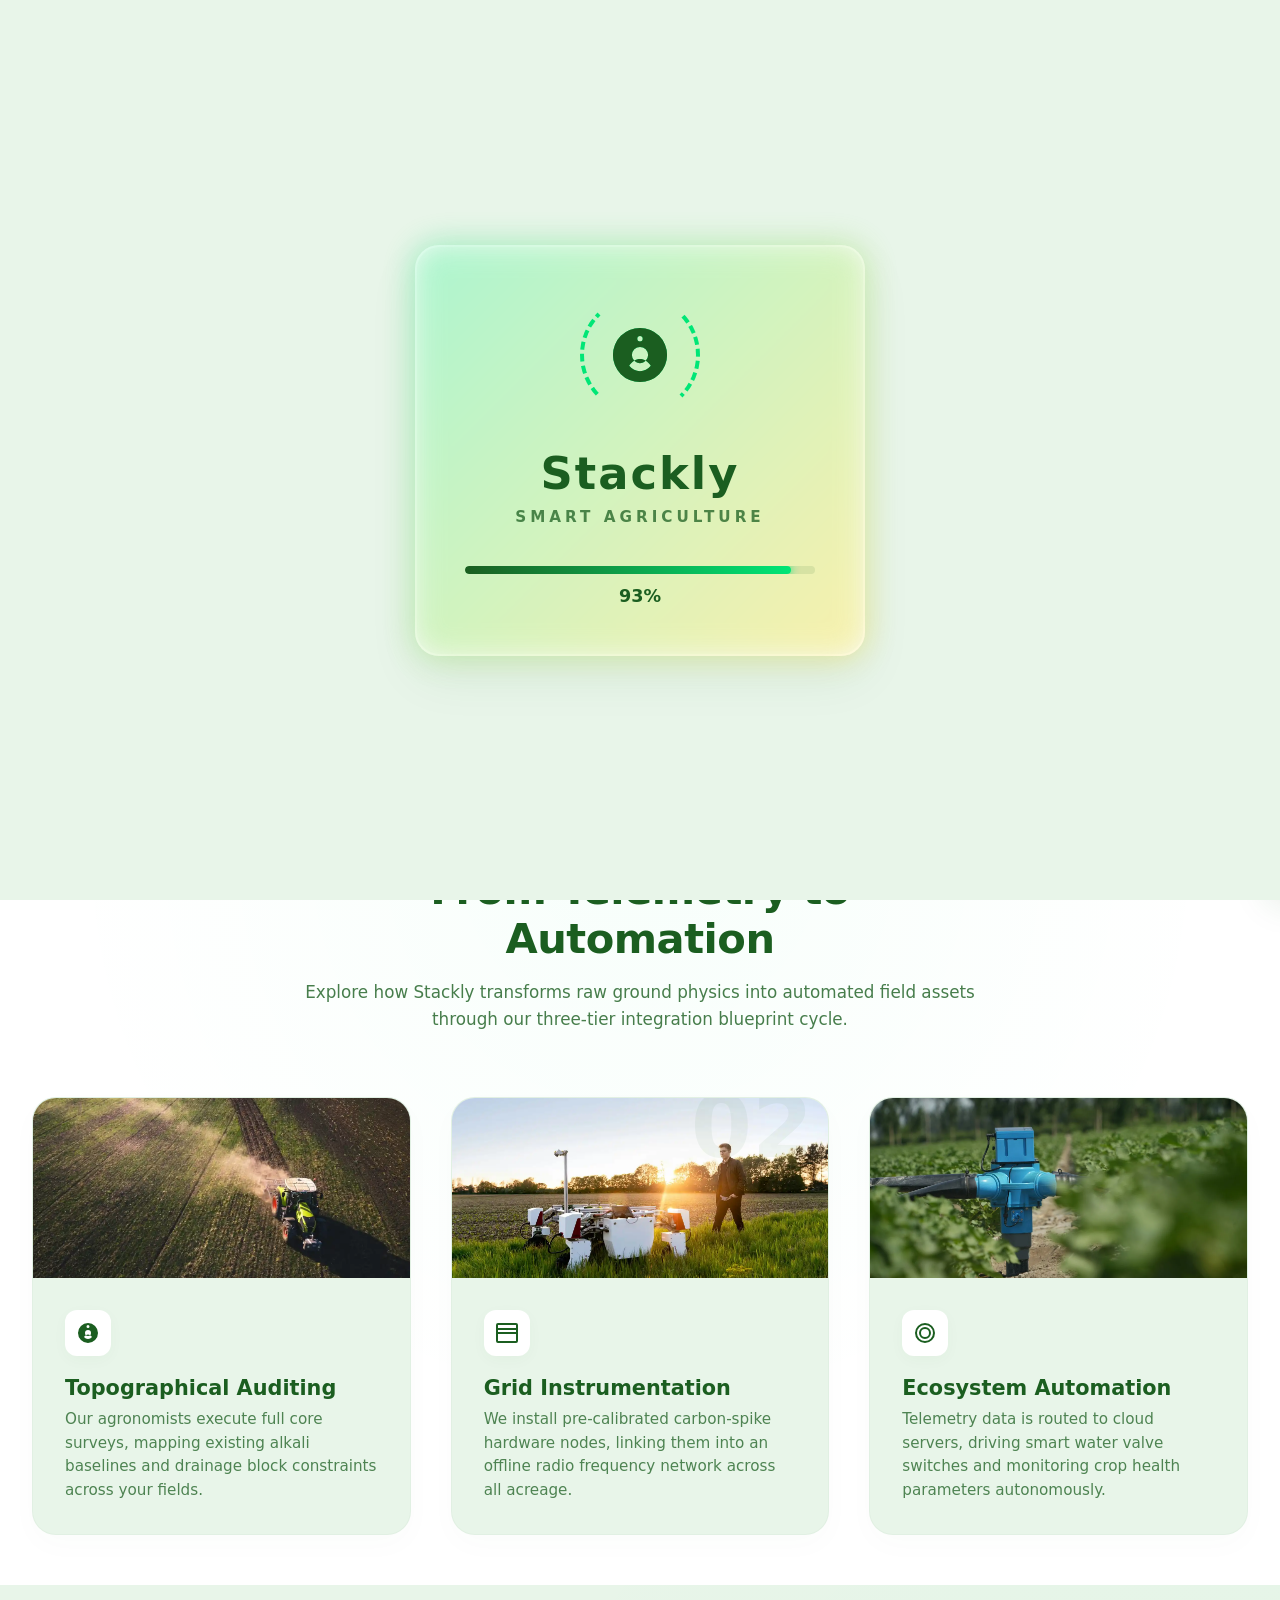
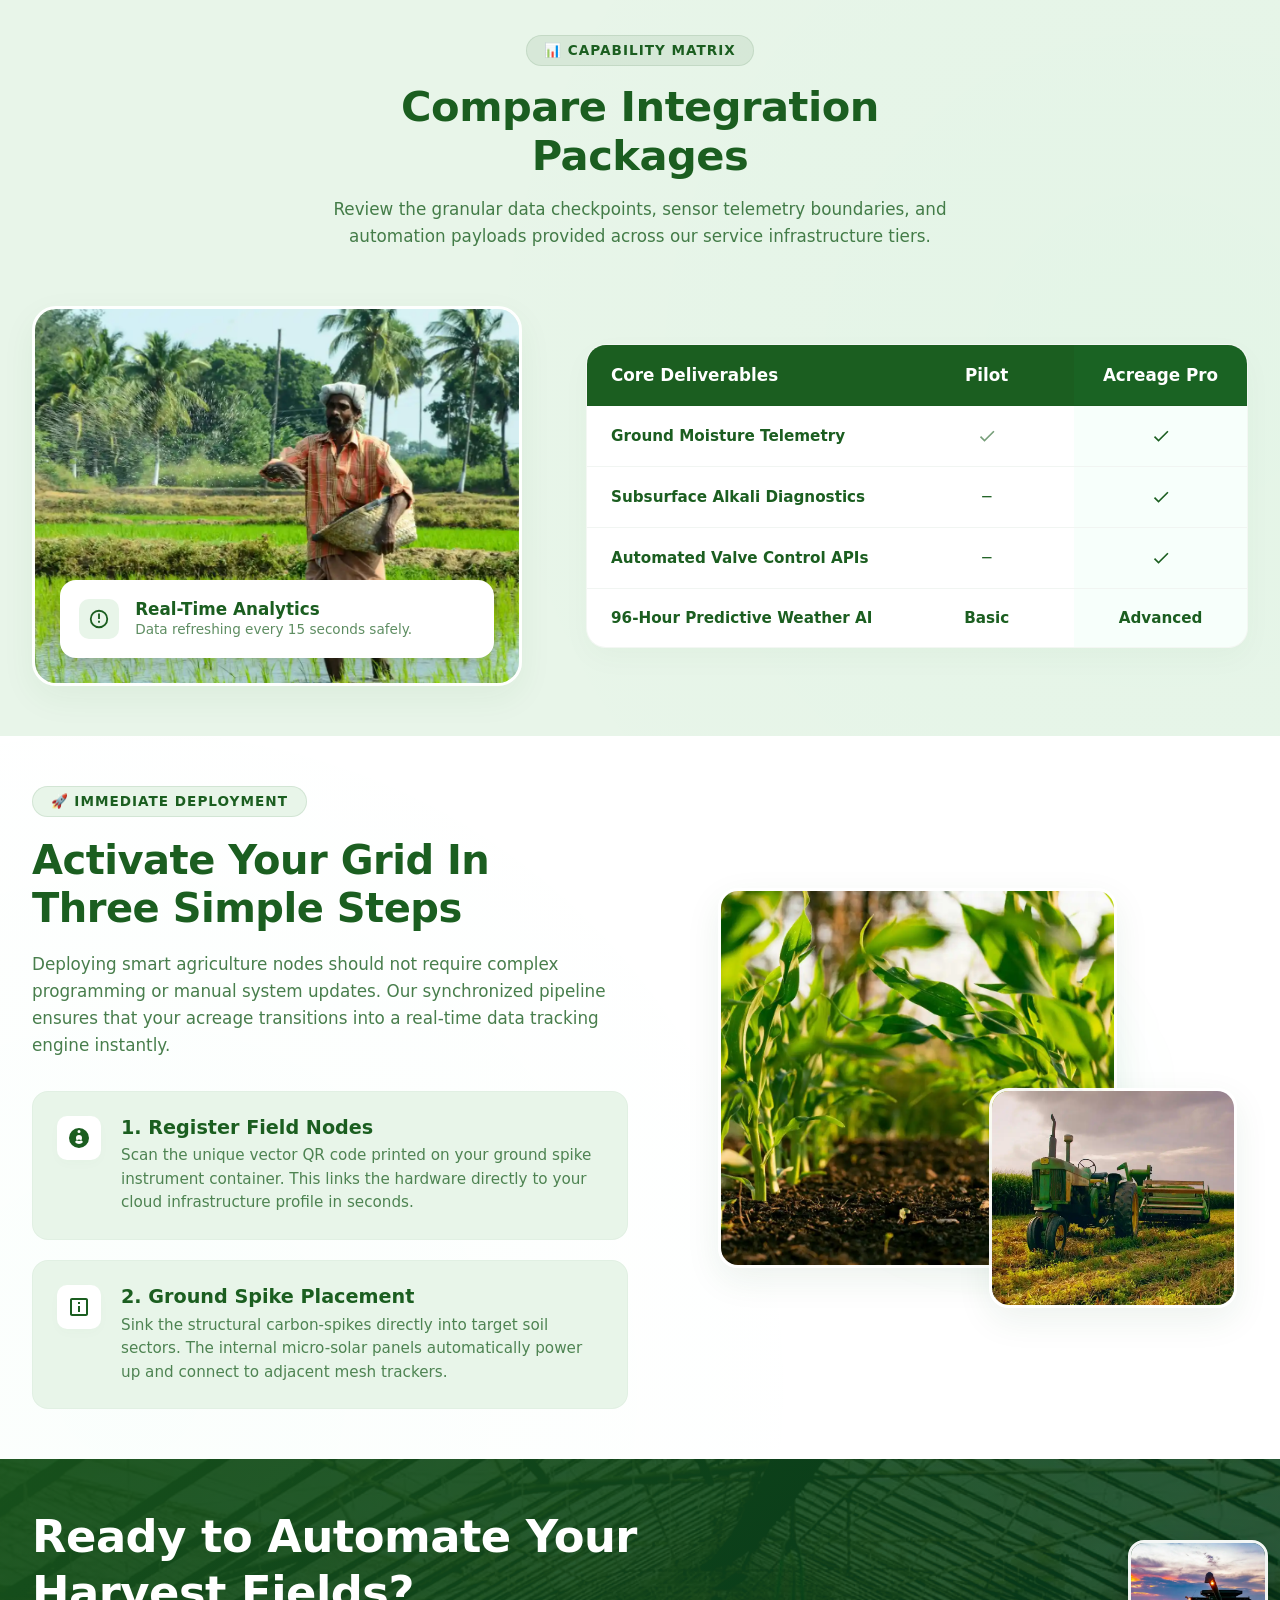
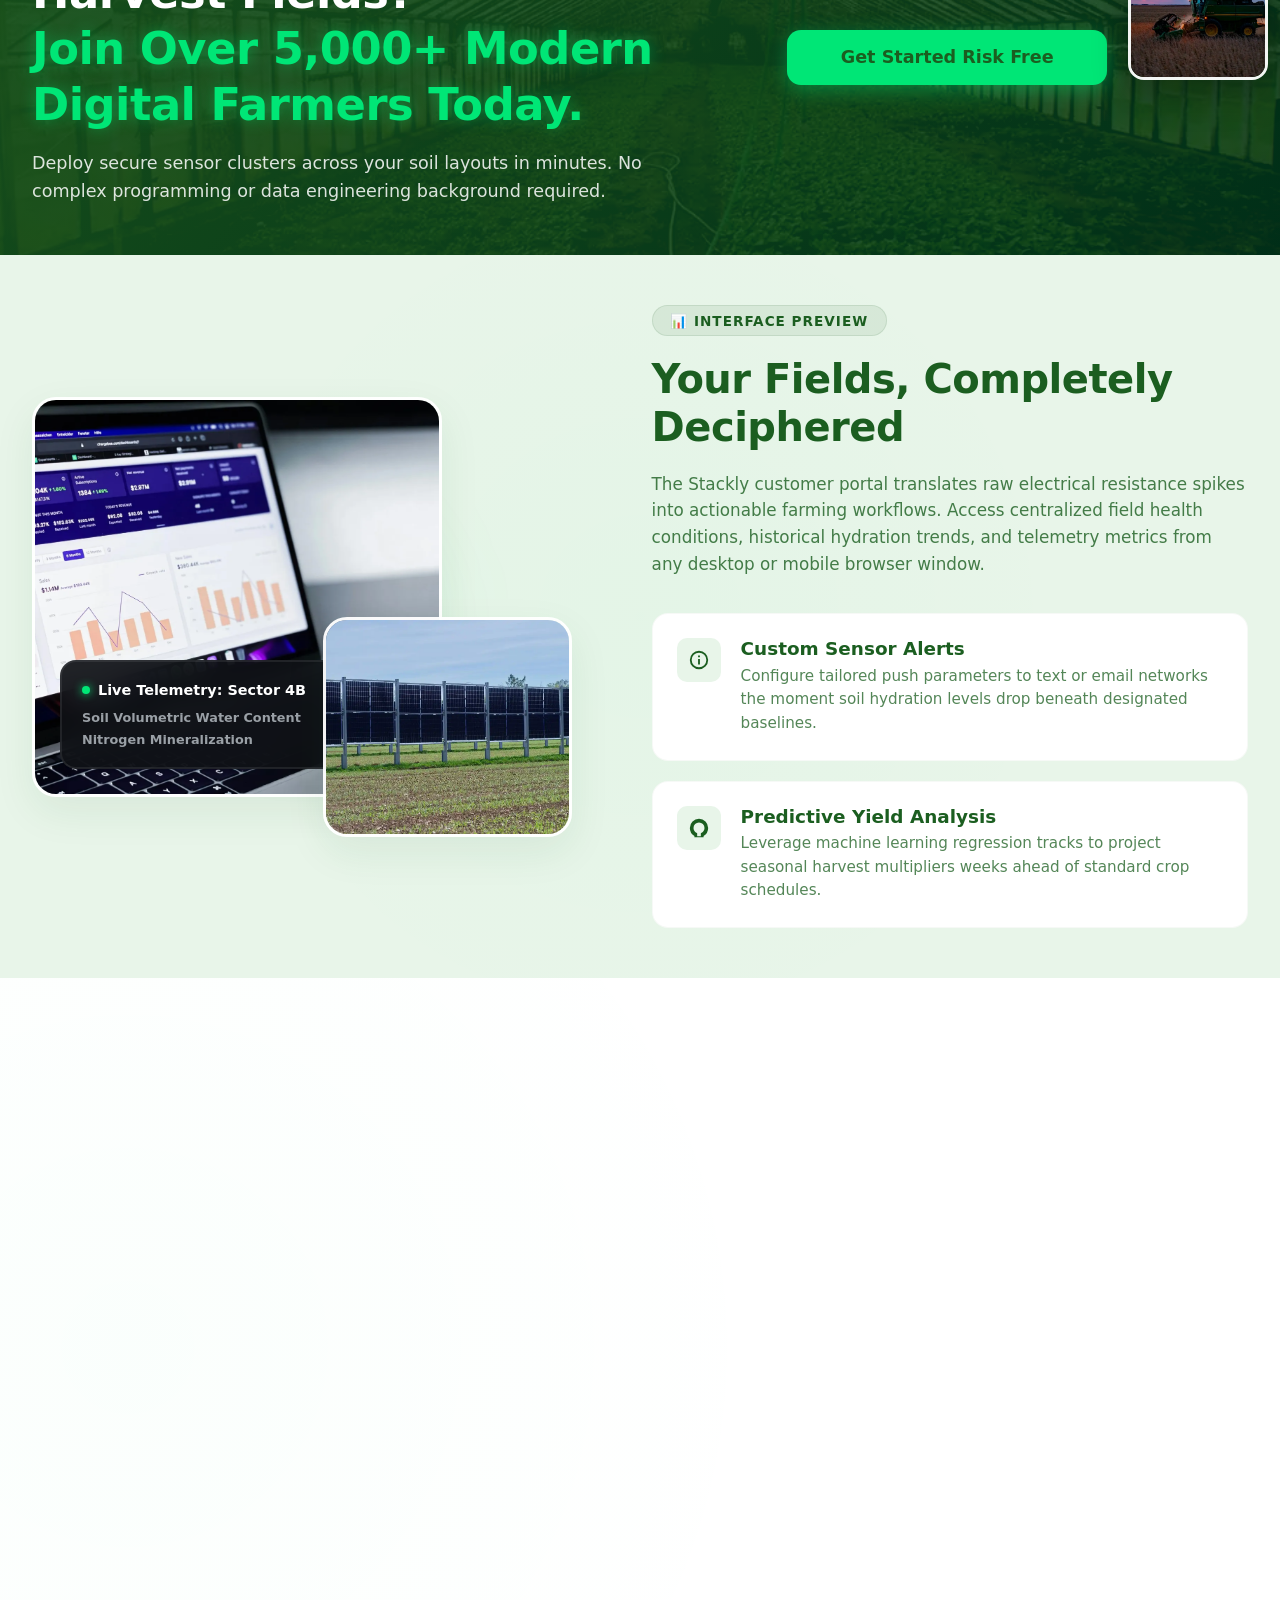
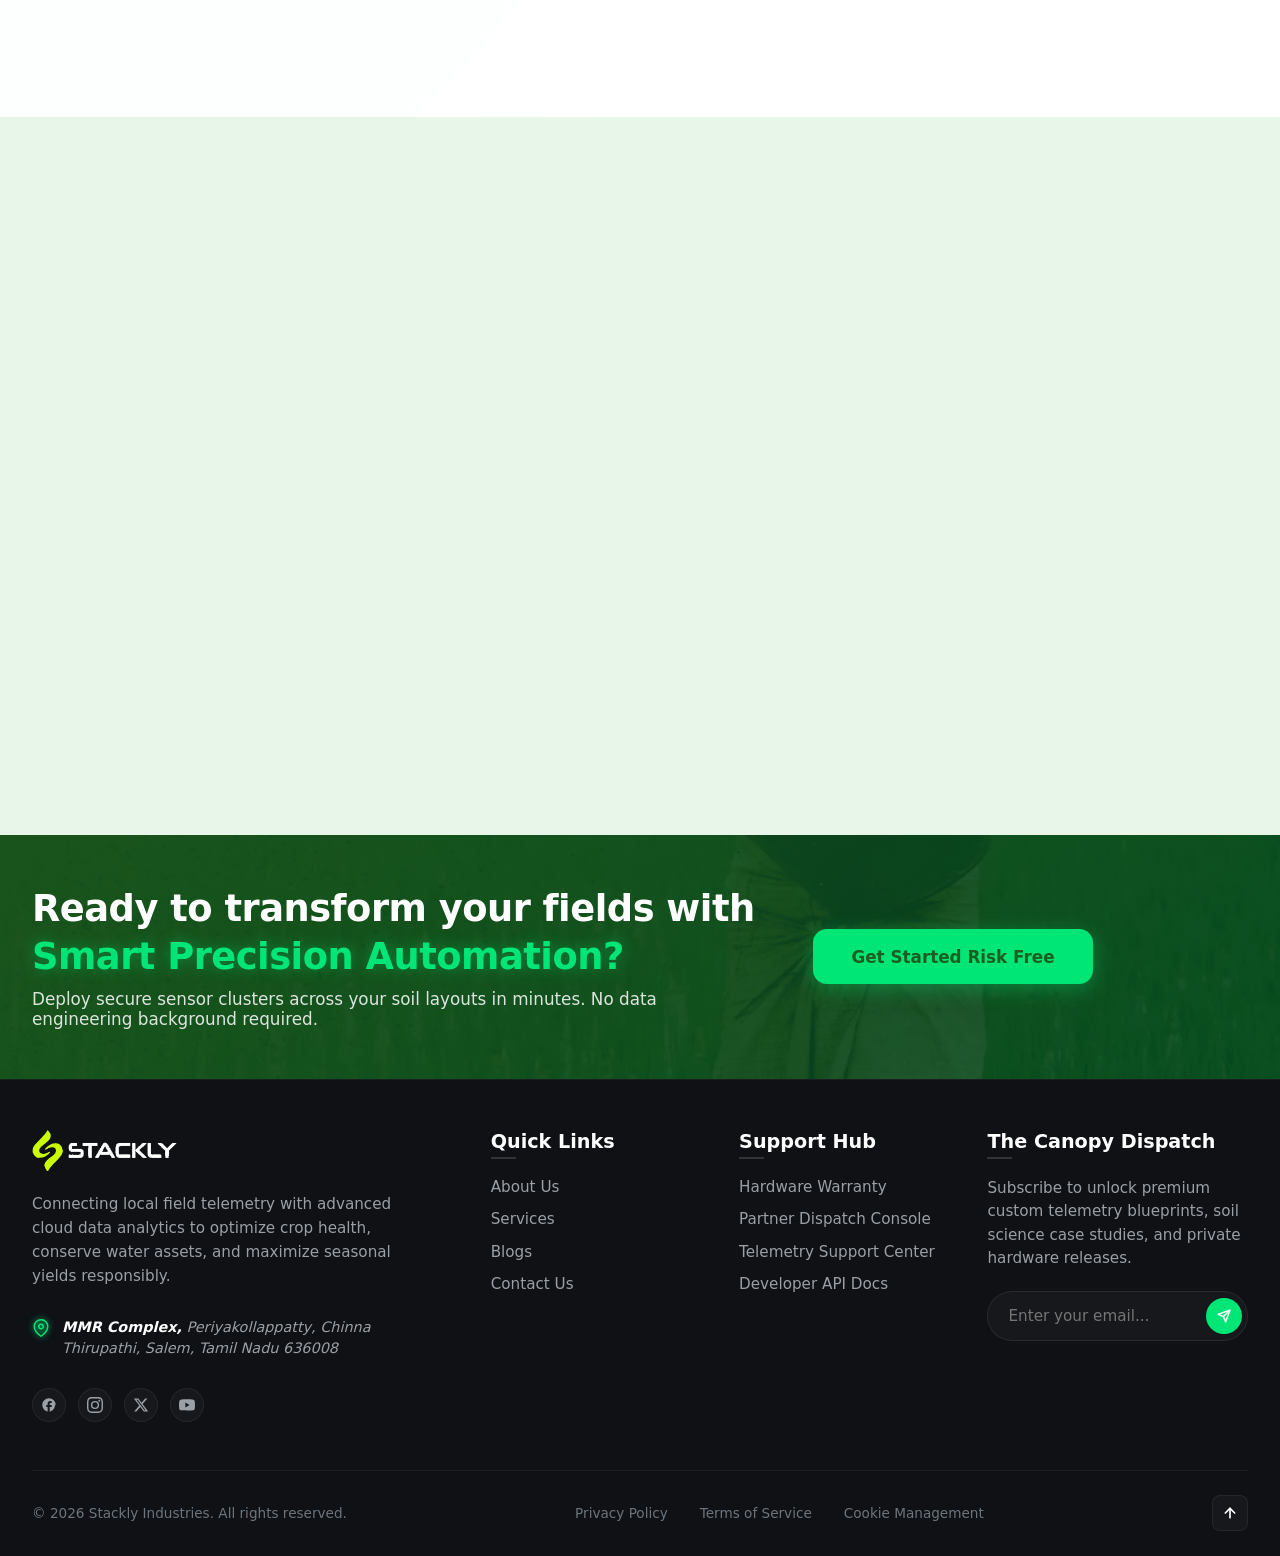
<file: services.html>
<!DOCTYPE html>
<html lang="en">
<head>
    <meta charset="UTF-8">
    <meta name="viewport" content="width=device-width, initial-scale=1.0">
    <title>Stackly - Cultivating Innovation</title>
    <!-- Link to the separate CSS file -->
    <link rel="stylesheet" href="style.css">
</head>
<body>

   <!-- Dedicated Screen-Anchored Fixed Preloader Layer Mask -->
<div class="preloader-screen-mask" id="global-preloader">
    <div class="preload-wrapper">
        <!-- SVG Vector Container -->
        <div class="icon-container">
            <div class="vector-ring"></div>
            <svg class="sprout-svg" viewBox="0 0 24 24">
                <path d="M12,2A10,10 0 0,0 2,12A10,10 0 0,0 12,22A10,10 0 0,0 22,12A10,10 0 0,0 12,2M12,5A1,1 0 0,1 13,6A1,1 0 0,1 12,7A1,1 0 0,1 11,6A1,1 0 0,1 12,5M12,18C10.5,18 9,17.2 8,16C9,14.5 10.5,13.5 12,13.5C13.5,13.5 15,14.5 16,16C15,17.2 13.5,18 12,18M12,9A3,3 0 0,1 15,12A3,3 0 0,1 12,15A3,3 0 0,1 9,12A3,3 0 0,1 12,9Z"/>
            </svg>
        </div>

        <!-- Typography -->
        <h1 class="brand-name">Stackly</h1>
        <div class="brand-tagline">Smart Agriculture</div>

        <!-- Loader Component -->
        <div class="progress-box">
            <div class="progress-bar-bg">
                <div class="progress-bar-fill" id="progress-fill"></div>
            </div>
            <span class="counter-text" id="counter-value">0%</span>
        </div>
    </div>
</div>


    <!-- Link to the separate JavaScript file -->
  <script>
   document.addEventListener("DOMContentLoaded", () => {
    const fill = document.getElementById("progress-fill");
    const counter = document.getElementById("counter-value");
    const mainHeader = document.querySelector(".main-header");
    const heroSection = document.querySelector(".hero-section");
    const preloaderScreen = document.getElementById("global-preloader"); // Target new layout wrapper mask

    let count = 0;

    const loaderInterval = setInterval(() => {
        count += Math.floor(Math.random() * 4) + 2; 
        
        if (count >= 100) {
            count = 100;
            clearInterval(loaderInterval);
            
            setTimeout(() => {
                // Fade out the entire overlay wrapper screen mask at once
                if (preloaderScreen) {
                    preloaderScreen.style.opacity = '0';
                    preloaderScreen.style.pointerEvents = 'none';
                    
                    // Pull off DOM tree completely after transition animation finishes
                    setTimeout(() => {
                        preloaderScreen.style.display = 'none';
                    }, 600);
                }

                // Unlock application components seamlessly into position
                if (mainHeader) { mainHeader.classList.add("revealed"); }
                if (heroSection) { heroSection.classList.add("revealed"); }
            }, 400);
        }
        if (fill) fill.style.width = `${count}%`;
        if (counter) counter.textContent = `${count}%`;
    }, 80);

    /* (Keep your remaining logo buttons and hamburger drawer logic completely unchanged below this point) */
});

  </script>

<!-- Fixed Navigation Header -->
<header class="main-header">
    <div class="header-container">
        
        <!-- Left Side: Refreshable Brand Logo Container -->
              <!-- Left Side: Refreshable Brand Logo Container -->
        <div class="header-left">
            <a href="#" class="logo-link" id="brand-logo-btn" title="Refresh Page">
                <!-- Live Image Tag for Brand Logo Graphic Asset -->
                <img src="./Assests/logo agriculture farming.webp" alt="🌱 Stackly" class="brand-logo-img">
            </a>
        </div>


        <!-- Center Space: Main Navigation Items (5 Menus) -->
       
        <!-- Center Space: Main Navigation Items (5 Menus) -->
         <nav class="desktop-nav">
    <ul class="nav-links">
        <li>
            <a href="index.html" class="nav-item ">Home</a>
        </li>
        <li>
            <a href="about.html" class="nav-item ">About</a>
        </li>
        <li>
            <a href="services.html" class="nav-item active">Services</a>
        </li>
        <li>
            <a href="blog.html" class="nav-item">Blog</a>
        </li>
        <li>
            <a href="contact.html" class="nav-item">Contact</a>
        </li>
    </ul>
</nav>

        <!-- Right Side: Auth Button Control Layout -->
        <div class="header-right">
            <a href="login.html" class="btn-auth">Login</a>
            
            <!-- Mobile Hamburger Trigger Button (Visible only on smaller displays) -->
            <button class="hamburger-btn" id="mobile-menu-trigger" aria-label="Open Navigation">
                <span class="hamburger-bar"></span>
                <span class="hamburger-bar"></span>
                <span class="hamburger-bar"></span>
            </button>
        </div>

    </div>
</header>

<!-- Mobile Overlay Navigation Draw Menu (75% Responsive Profile Width) -->
<div class="mobile-overlay-menu" id="mobile-drawer">
    <!-- Explicit close button positioned inside the drawer layout itself -->
    <button class="drawer-close-btn" id="mobile-menu-close" aria-label="Close Navigation">&times;</button>
    
   <ul class="mobile-nav-links">
    <li>
        <a href="index.html" class="mobile-nav-item ">Home</a>
    </li>
    <li>
        <a href="about.html" class="mobile-nav-item ">About</a>
    </li>
    <li>
        <a href="services.html" class="mobile-nav-item active">Services</a>
    </li>
    <li>
        <a href="blog.html" class="mobile-nav-item">Blog</a>
    </li>
    <li>
        <a href="contact.html" class="mobile-nav-item">Contact</a>
    </li>
    <li>
        <a href="login.html" class="mobile-nav-item mobile-btn-auth">Login</a>
    </li>
</ul>
</div>

<script>
    document.addEventListener("DOMContentLoaded", () => {
    // --- PRELOADER ANIMATION LOOP ---
    const fill = document.getElementById("progress-fill");
    const counter = document.getElementById("counter-value");
    const mainHeader = document.querySelector(".main-header");
    let count = 0;

    const loaderInterval = setInterval(() => {
        count += Math.floor(Math.random() * 4) + 2; 
        
        if (count >= 100) {
            count = 100;
            clearInterval(loaderInterval);
            
            setTimeout(() => {
                const wrapper = document.querySelector('.preload-wrapper');
                if (wrapper) {
                    wrapper.style.opacity = '0';
                    wrapper.style.transform = 'scale(0.9)';
                    setTimeout(() => { wrapper.style.display = 'none'; }, 500);
                }
                // Reveal header after loading terminates cleanly
                if (mainHeader) { mainHeader.classList.add("revealed"); }
            }, 400);
        }
        if (fill) fill.style.width = `${count}%`;
        if (counter) counter.textContent = `${count}%`;
    }, 80);

    // --- BRAND LOGO REFRESH ACTION ---
    const logoBtn = document.getElementById("brand-logo-btn");
    if (logoBtn) {
        logoBtn.addEventListener("click", (event) => {
            event.preventDefault();
            window.location.reload();
        });
    }

    // --- MOBILE DRAWER CLOSURE ENGINE ---
    const openMenuBtn = document.getElementById("mobile-menu-trigger");
    const closeMenuBtn = document.getElementById("mobile-menu-close");
    const navDrawer = document.getElementById("mobile-drawer");
    const bodyElement = document.body;
    const mobileLinks = document.querySelectorAll(".mobile-nav-item");

    // Action function to open drawer interface state parameters
    function openMobileDrawer() {
        navDrawer.classList.add("is-active");
        bodyElement.classList.add("no-scroll");
    }

    // Action function to close drawer interface state parameters
    function closeMobileDrawer() {
        navDrawer.classList.remove("is-active");
        bodyElement.classList.remove("no-scroll");
    }

    // Event bindings for standard trigger frameworks
    if (openMenuBtn) { openMenuBtn.addEventListener("click", openMobileDrawer); }
    if (closeMenuBtn) { closeMenuBtn.addEventListener("click", closeMobileDrawer); }

    // Auto-closes mobile drawer layer whenever a navigation choice link is tapped
    mobileLinks.forEach(link => {
        link.addEventListener("click", closeMobileDrawer);
    });
});

</script>

<!-- Simple Clean Services Page Hero Section Landmark -->
<section class="services-hero-section">
    <!-- Visual background accent grid blur overlay pass -->
    <div class="services-hero-blur-backdrop"></div>

    <div class="services-hero-container">
        
        <!-- Left Side: Content Presentation & Action Triggers -->
        <div class="services-hero-content">
            <span class="services-hero-badge">
                <svg class="srv-badge-vector" viewBox="0 0 24 24"><path d="M12,2A10,10 0 0,0 2,12A10,10 0 0,0 12,22A10,10 0 0,0 22,12A10,10 0 0,0 12,2M12,4A1.5,1.5 0 0,1 13.5,5.5A1.5,1.5 0 0,1 12,7A1.5,1.5 0 0,1 10.5,5.5A1.5,1.5 0 0,1 12,4M12,18C10.5,18 9,17.2 8,16C9,14.5 10.5,13.5 12,13.5C13.5,13.5 15,14.5 16,16C15,17.2 13.5,18 12,18M12,9A3,3 0 0,1 15,12A3,3 0 0,1 12,15A3,3 0 0,1 9,12A3,3 0 0,1 12,9Z"/></svg>
                <span>Advanced Capabilities</span>
            </span>
            <h1 class="services-hero-title">Precision Infrastructure <br><span class="srv-glow-accent">As A Service</span></h1>
            <p class="services-hero-description">Explore our full suite of automated agronomy services. From real-time telemetry node clustering to predictive microclimate forecasting, we deliver the tools needed to maximize yield densities across any field scale.</p>
            
            <div class="services-hero-cta-group">
                <a href="404.html" class="btn-services-primary">View Solutions</a>
                <a href="404.html" class="btn-services-secondary">Request Custom Audit</a>
            </div>
        </div>

        <!-- Right Side: Layered Imagery Panel Grid -->
        <div class="services-hero-media">
            <div class="services-hero-graphics-wrapper">
                <div class="services-hero-orb-aura"></div>
                
                <!-- Main Frame Image -->
                <div class="services-hero-image-box srv-main-frame">
                    <img src="./Assests/green infra.webp" alt="Sustainable modern farm field rows ecosystem" class="services-hero-img">
                </div>

                <!-- Floating Data Card Sub-Image Asset -->
                <div class="services-hero-image-box srv-float-card">
                    <img src="./Assests/dashboard analytics agri.webp" alt="Tablet reviewing cloud soil diagnostics analytics" class="services-hero-img">
                </div>
            </div>
        </div>

    </div>
</section>

<style>
    /* --- SERVICES HERO ARCHITECTURE --- */
.services-hero-section {
    position: relative;
    width: 100%;
    min-height: 70vh;
    /* SPECIFIED PADDING CONSTRAINT: 50px top/bottom desktop breathing safe zones */
    padding: 150px 10px;
    background-color: var(--bg-bright); /* Inherits base bright light green canvas token */
    display: flex;
    align-items: center;
    overflow: hidden;
}

/* Ambient glow drop backdrop element behind the grid systems */
.services-hero-blur-backdrop {
    position: absolute;
    width: 500px;
    height: 500px;
    background: radial-gradient(circle, rgba(0, 230, 118, 0.05) 0%, transparent 70%);
    right: -100px;
    top: -100px;
    pointer-events: none;
    z-index: 1;
}

.services-hero-container {
    position: relative;
    width: 100%;
    max-width: 1400px;
    margin: 0 auto;
    display: grid;
    grid-template-columns: 1.15fr 0.85fr; /* Asymmetric balanced proportions allocation */
    gap: 5rem;
    align-items: center;
    z-index: 2;
}

/* --- LEFT COLUMN: DETAILS PRESENTATION --- */
.services-hero-content {
    width: 100%;
}

.services-hero-badge {
    display: inline-flex;
    align-items: center;
    gap: 0.5rem;
    background-color: rgba(27, 94, 32, 0.06);
    color: var(--text-dark);
    padding: 0.45rem 1.1rem;
    border-radius: 30px;
    font-size: 0.85rem;
    font-weight: 700;
    text-transform: uppercase;
    letter-spacing: 0.5px;
    border: 1px solid rgba(27, 94, 32, 0.1);
    margin-bottom: 1.5rem;
}

.srv-badge-vector {
    width: 16px;
    height: 16px;
    fill: var(--text-dark);
}

.services-hero-title {
    font-size: 3.4rem;
    font-weight: 800;
    line-height: 1.15;
    color: var(--text-dark);
    margin-bottom: 1.25rem;
    letter-spacing: -1px;
}

.srv-glow-accent {
    color: var(--text-dark);
    position: relative;
    display: inline-block;
    z-index: 1;
}

/* Underlying theme color glow accent bar */
.srv-glow-accent::after {
    content: '';
    position: absolute;
    bottom: 6px;
    left: 0;
    width: 100%;
    height: 10px;
    background-color: var(--agri-glow);
    z-index: -1;
    opacity: 0.6;
    border-radius: 4px;
    box-shadow: 0 0 12px var(--agri-glow);
}

.services-hero-description {
    font-size: 1.1rem;
    color: var(--text-dark);
    opacity: 0.85;
    line-height: 1.65;
    margin-bottom: 2.2rem;
    max-width: 640px;
}

/* Call-to-Action Group */
.services-hero-cta-group {
    display: flex;
    gap: 1.25rem;
    align-items: center;
}

.btn-services-primary {
    text-decoration: none;
    background-color: var(--text-dark);
    color: var(--white);
    padding: 0.95rem 2.2rem;
    border-radius: 12px;
    font-weight: 700;
    font-size: 1rem;
    transition: all 0.3s cubic-bezier(0.4, 0, 0.2, 1);
    box-shadow: 0 4px 12px rgba(27, 94, 32, 0.15);
}

.btn-services-primary:hover {
    background-color: var(--agri-glow);
    color: var(--text-dark);
    transform: translateY(-3px);
    box-shadow: 0 8px 22px rgba(0, 230, 118, 0.45); /* Bright theme glow drops */
}

.btn-services-secondary {
    text-decoration: none;
    color: var(--text-dark);
    background-color: transparent;
    padding: 0.95rem 2.2rem;
    border-radius: 12px;
    font-weight: 700;
    font-size: 1rem;
    border: 2px solid var(--text-dark);
    transition: all 0.3s ease;
}

.btn-services-secondary:hover {
    background-color: rgba(27, 94, 32, 0.04);
    border-color: var(--agri-glow);
    transform: translateY(-2px);
}

/* --- RIGHT COLUMN: LAYERED GRAPHICS DISPLAY --- */
.services-hero-media {
    width: 100%;
}

.services-hero-graphics-wrapper {
    position: relative;
    width: 100%;
    height: 420px;
    display: flex;
    align-items: center;
    justify-content: center;
}

.services-hero-orb-aura {
    position: absolute;
    width: 260px;
    height: 260px;
    background: radial-gradient(circle, rgba(0, 230, 118, 0.2) 0%, transparent 70%);
    filter: blur(35px);
    z-index: 1;
    animation: srvOrbMotion 6s ease-in-out infinite alternate;
}

.services-hero-image-box {
    position: absolute;
    border-radius: 20px;
    overflow: hidden;
    box-shadow: 0 12px 35px rgba(27, 94, 32, 0.08);
    border: 3px solid rgba(255, 255, 255, 0.95);
    transition: all 0.4s cubic-bezier(0.165, 0.84, 0.44, 1);
}

.services-hero-img {
    width: 100%;
    height: 100%;
    object-fit: cover;
    display: block;
}

.srv-main-frame {
    width: 76%;
    height: 340px;
    left: 0;
    top: 20px;
    z-index: 2;
}

.srv-float-card {
    width: 48%;
    height: 200px;
    right: 0;
    bottom: 20px;
    z-index: 3;
    animation: srvCardBounce 4s ease-in-out infinite alternate;
}

/* Interactive Card Glow and Scale Transformations on Hover */
.services-hero-image-box:hover {
    transform: scale(1.04) translateY(-6px);
    border-color: var(--agri-glow);
    box-shadow: 0 22px 45px rgba(0, 230, 118, 0.35);
    z-index: 4; /* Floats active target cleanly over adjoining elements */
}

/* --- HARDWARE-ACCELERATED KEYFRAMES ANIMATIONS --- */
@keyframes srvCardBounce { 0% { transform: translateY(0); } 100% { transform: translateY(-12px); } }
@keyframes srvOrbMotion { 0% { transform: translate(0) scale(1); } 100% { transform: translate(10px, -5px) scale(1.1); } }

/* --- RESPONSIVE ENGINEERING VIEWPORT BREAKPOINTS --- */
@media (max-width: 1200px) {
    .services-hero-title { font-size: 2.8rem; }
    .services-hero-container { gap: 3rem; }
}

@media (max-width: 992px) {
    .services-hero-section {
        /* SPECIFIED CONSTRAINT: Gracefully collapses layout padding cushions directly down to 30px rules */
        padding: 100px 1.5rem;
    }
    .services-hero-container {
        grid-template-columns: 1fr; /* Toggle layout columns into uniform linear stacks */
        text-align: center;
        gap: 3.5rem;
    }
    .services-hero-content {
        display: flex;
        flex-direction: column;
        align-items: center;
    }
    .services-hero-description { margin-left: auto; margin-right: auto; }
    .services-hero-graphics-wrapper {
        height: 360px;
        max-width: 550px;
        margin: 0 auto;
    }
    .srv-main-frame { height: 300px; }
    .srv-float-card { height: 170px; }
}

@media (max-width: 480px) {
    .services-hero-title { font-size: 2.1rem; }
    .services-hero-graphics-wrapper { height: 260px; }
    .srv-main-frame { height: 220px; left: 0; }
    .srv-float-card { height: 120px; right: 0; bottom: 10px; }
    .services-hero-cta-group {
        flex-direction: column; /* Stacks primary and secondary buttons cleanly on mobile touch viewports */
        width: 100%;
        gap: 1rem;
    }
    .btn-services-primary, .btn-services-secondary {
        width: 100%;
        text-align: center;
    }
}

/* ==========================================
   SERVICES HERO - MODERN APPEAR ANIMATION
   ========================================== */

.services-hero-content {
    opacity: 0;
    transform: translateY(35px);
    animation: heroContentReveal 0.9s ease-out forwards;
    animation-delay: 0.15s;
}

.services-hero-media {
    opacity: 0;
    transform: translateY(35px);
    animation: heroMediaReveal 1s ease-out forwards;
    animation-delay: 0.35s;
}


/* Content reveal */
@keyframes heroContentReveal {
    from {
        opacity: 0;
        transform: translateY(35px);
    }

    to {
        opacity: 1;
        transform: translateY(0);
    }
}


/* Image reveal */
@keyframes heroMediaReveal {
    from {
        opacity: 0;
        transform: translateY(35px) scale(0.97);
    }

    to {
        opacity: 1;
        transform: translateY(0) scale(1);
    }
}


/* Accessibility */
@media (prefers-reduced-motion: reduce) {
    .services-hero-content,
    .services-hero-media {
        opacity: 1;
        transform: none;
        animation: none;
    }
}

.services-hero-content > * {
    opacity: 0;
    transform: translateY(25px);
    animation: itemAppear 0.7s ease-out forwards;
}

.services-hero-content > *:nth-child(1) {
    animation-delay: 0.1s;
}

.services-hero-content > *:nth-child(2) {
    animation-delay: 0.25s;
}

.services-hero-content > *:nth-child(3) {
    animation-delay: 0.4s;
}

.services-hero-content > *:nth-child(4) {
    animation-delay: 0.55s;
}

.services-hero-media {
    opacity: 0;
    transform: translateX(35px);
    animation: mediaAppear 0.9s ease-out 0.45s forwards;
}

@keyframes itemAppear {
    to {
        opacity: 1;
        transform: translateY(0);
    }
}

@keyframes mediaAppear {
    to {
        opacity: 1;
        transform: translateX(0);
    }
}
</style>

<!-- Creative Operational Pipeline Landmark Section -->
<section id="pipeline" class="pipeline-section">
    <!-- Deep vector geometric background contour line layer -->
    <div class="pipeline-bg-grid-texture"></div>

    <div class="pipeline-container">
        
        <!-- Section Header Text Layer -->
        <div class="pipeline-header">
            <span class="pipeline-badge">⚙️ Service Integration</span>
            <h2 class="pipeline-title">From Telemetry to Automation</h2>
            <p class="pipeline-subtitle">Explore how Stackly transforms raw ground physics into automated field assets through our three-tier integration blueprint cycle.</p>
        </div>

        <!-- Horizontal Connected Pipeline Cards Map Track -->
        <div class="pipeline-flow-track">
            
            <!-- Step 1: Analytics Scan -->
            <div class="pipeline-glow-card">
                <div class="pipeline-num-marker">01</div>
                <div class="pipeline-media-box">
                    <img src="./Assests/tractor.webp" alt="Telemetry mapping sensors scanning subsurface clay grounds" class="pipeline-card-img">
                    <div class="pipeline-card-glow-aura"></div>
                </div>
                <div class="pipeline-body">
                    <div class="pipeline-vector-shield">
                        <svg viewBox="0 0 24 24" aria-hidden="true">
                            <path d="M12,2A10,10 0 0,0 2,12A10,10 0 0,0 12,22A10,10 0 0,0 22,12A10,10 0 0,0 12,2M12,4A1.5,1.5 0 0,1 13.5,5.5A1.5,1.5 0 0,1 12,7A1.5,1.5 0 0,1 10.5,5.5A1.5,1.5 0 0,1 12,4M12,18C10.5,18 9,17.2 8,16C9,14.5 10.5,13.5 12,13.5C13.5,13.5 15,14.5 16,16C15,17.2 13.5,18 12,18M12,9A3,3 0 0,1 15,12A3,3 0 0,1 12,15A3,3 0 0,1 9,12A3,3 0 0,1 12,9Z"/>
                        </svg>
                    </div>
                    <h3>Topographical Auditing</h3>
                    <p>Our agronomists execute full core surveys, mapping existing alkali baselines and drainage block constraints across your fields.</p>
                </div>
            </div>

            <!-- Step 2: Mesh Deployment -->
            <div class="pipeline-glow-card">
                <div class="pipeline-num-marker">02</div>
                <div class="pipeline-media-box">
                    <img src="./Assests/IoT.webp" alt="Securely sinking IoT node hardware spikes into crop roots" class="pipeline-card-img">
                    <div class="pipeline-card-glow-aura"></div>
                </div>
                <div class="pipeline-body">
                    <div class="pipeline-vector-shield">
                        <svg viewBox="0 0 24 24" aria-hidden="true">
                            <path d="M21,2H3A2,2 0 0,0 1,4V20A2,2 0 0,0 3,22H21A2,2 0 0,0 23,20V4A2,2 0 0,0 21,2M21,7H3V4H21V7M21,11H3V9H21V11M21,20H3V13H21V20Z"/>
                        </svg>
                    </div>
                    <h3>Grid Instrumentation</h3>
                    <p>We install pre-calibrated carbon-spike hardware nodes, linking them into an offline radio frequency network across all acreage.</p>
                </div>
            </div>

            <!-- Step 3: Closed-Loop Automation -->
            <div class="pipeline-glow-card">
                <div class="pipeline-num-marker">03</div>
                <div class="pipeline-media-box">
                    <img src="./Assests/Irrigation.webp" alt="Autonomous computer vision irrigation valve systems running online" class="pipeline-card-img">
                    <div class="pipeline-card-glow-aura"></div>
                </div>
                <div class="pipeline-body">
                    <div class="pipeline-vector-shield">
                        <svg viewBox="0 0 24 24" aria-hidden="true">
                            <path d="M12,2A10,10 0 0,0 2,12A10,10 0 0,0 12,22A10,10 0 0,0 22,12A10,10 0 0,0 12,2M12,4A8,8 0 0,1 20,12A8,8 0 0,1 12,20A8,8 0 0,1 4,12A8,8 0 0,1 12,4M12,6A6,6 0 0,0 6,12A6,6 0 0,0 12,18A6,6 0 0,0 18,12A6,6 0 0,0 12,6M12,8A4,4 0 0,1 16,12A4,4 0 0,1 12,16A4,4 0 0,1 8,12A4,4 0 0,1 12,8Z"/>
                        </svg>
                    </div>
                    <h3>Ecosystem Automation</h3>
                    <p>Telemetry data is routed to cloud servers, driving smart water valve switches and monitoring crop health parameters autonomously.</p>
                </div>
            </div>

        </div>
    </div>
</section>

<style>
    /* --- CREATIVE PIPELINE MASTER ARCHITECTURE --- */
.pipeline-section {
    position: relative;
    width: 100%;
    /* SPECIFIED PADDING CONSTRAINT: 50px top/bottom desktop breathing safe zones */
    padding: 50px 2rem;
    background-color: #ffffff; /* Contrast alternating background canvas layer */
    overflow: hidden;
}

.pipeline-bg-grid-texture {
    position: absolute;
    inset: 0;
    background-image: radial-gradient(circle at 50% 10%, rgba(0, 230, 118, 0.03) 0%, transparent 60%);
    pointer-events: none;
    z-index: 1;
}

.pipeline-container {
    position: relative;
    width: 100%;
    max-width: 1400px;
    margin: 0 auto;
    z-index: 2;
}

/* --- SECTION TYPOGRAPHY HEADERS --- */
.pipeline-header {
    text-align: center;
    max-width: 700px;
    margin: 0 auto 4rem auto;
}

.pipeline-badge {
    display: inline-block;
    background-color: var(--bg-bright);
    color: var(--text-dark);
    padding: 0.4rem 1.1rem;
    border-radius: 30px;
    font-size: 0.85rem;
    font-weight: 700;
    text-transform: uppercase;
    letter-spacing: 1px;
    margin-bottom: 1rem;
    border: 1px solid rgba(27, 94, 32, 0.1);
}

.pipeline-title {
    font-size: 2.6rem;
    font-weight: 800;
    color: var(--text-dark);
    margin-bottom: 1rem;
    letter-spacing: -0.5px;
}

.pipeline-subtitle {
    font-size: 1.05rem;
    color: var(--text-dark);
    opacity: 0.8;
    line-height: 1.6;
}

/* --- PIPELINE DYNAMIC TRACK SYSTEM --- */
.pipeline-flow-track {
    display: grid;
    grid-template-columns: repeat(3, 1fr); /* 3 connected step vectors across display lines */
    gap: 2.5rem;
    position: relative;
}

.pipeline-glow-card {
    background-color: var(--bg-bright);
    border-radius: 24px;
    overflow: hidden;
    position: relative;
    border: 1px solid rgba(27, 94, 32, 0.03);
    box-shadow: 0 10px 30px rgba(27, 94, 32, 0.02);
    display: flex;
    flex-direction: column;
    height: 100%;
    transition: transform 0.4s cubic-bezier(0.165, 0.84, 0.44, 1), 
                box-shadow 0.4s cubic-bezier(0.165, 0.84, 0.44, 1), 
                border-color 0.4s ease, 
                background-color 0.3s ease;
}

/* Creative numeric index indicators background layer */
.pipeline-num-marker {
    position: absolute;
    top: -15px;
    right: 15px;
    font-size: 5.5rem;
    font-weight: 900;
    color: var(--text-dark);
    opacity: 0.05;
    line-height: 1;
    z-index: 1;
    user-select: none;
    transition: opacity 0.3s ease, color 0.3s ease;
}

/* Image framing box context */
.pipeline-media-box {
    position: relative;
    width: 100%;
    height: 180px;
    overflow: hidden;
}

.pipeline-card-img {
    width: 100%;
    height: 100%;
    object-fit: cover;
    transition: transform 0.6s cubic-bezier(0.4, 0, 0.2, 1);
}

.pipeline-card-glow-aura {
    position: absolute;
    inset: 0;
    background: radial-gradient(circle at 50% 50%, rgba(0, 230, 118, 0.25) 0%, transparent 70%);
    opacity: 0;
    transition: opacity 0.4s ease;
    z-index: 2;
    pointer-events: none;
}

/* Card Body Content Layout Blocks */
.pipeline-body {
    padding: 2rem;
    position: relative;
    z-index: 3;
    display: flex;
    flex-direction: column;
    flex-grow: 1;
}

/* Vector positioning and sizing settings */
.pipeline-vector-shield {
    width: 46px;
    height: 46px;
    background-color: #ffffff;
    border-radius: 12px;
    display: flex;
    align-items: center;
    justify-content: center;
    margin-bottom: 1.25rem;
    box-shadow: 0 4px 15px rgba(27, 94, 32, 0.03);
    transition: background-color 0.3s ease, transform 0.3s ease;
}

.pipeline-vector-shield svg {
    width: 24px;
    height: 24px;
    fill: var(--text-dark);
    transition: fill 0.3s ease, filter 0.3s ease;
}

.pipeline-body h3 {
    font-size: 1.3rem;
    font-weight: 700;
    color: var(--text-dark);
    margin-bottom: 0.5rem;
    transition: color 0.3s ease;
}

.pipeline-body p {
    font-size: 0.95rem;
    color: var(--text-dark);
    opacity: 0.75;
    line-height: 1.55;
}

/* --- INTERACTIVE HOVER & NEON GLOW ENGINE --- */
.pipeline-glow-card:hover {
    transform: translateY(-8px);
    border-color: var(--agri-glow);
    background-color: #ffffff;
    /* Project vivid neon green bounding aura shadows on cursor interactions */
    box-shadow: 0 20px 45px rgba(0, 230, 118, 0.25);
}

.pipeline-glow-card:hover .pipeline-card-img {
    transform: scale(1.05); /* Hardware-accelerated dynamic image zoom */
}

.pipeline-glow-card:hover .pipeline-card-glow-aura {
    opacity: 1;
}

.pipeline-glow-card:hover .pipeline-num-marker {
    opacity: 0.12;
    color: var(--agri-glow);
}

/* Elevate and toggle operational process vectors color tokens */
.pipeline-glow-card:hover .pipeline-vector-shield {
    background-color: var(--text-dark);
    transform: scale(1.05);
}

.pipeline-glow-card:hover .pipeline-vector-shield svg {
    fill: var(--agri-glow);
    filter: drop-shadow(0 0 4px var(--agri-glow));
}

.pipeline-glow-card:hover .pipeline-body h3 {
    color: var(--agri-glow);
}

/* --- HIGH-PERFORMANCE RESPONSIVE VIEWPORT BREAKPOINTS --- */
@media (max-width: 1100px) {
    .pipeline-flow-track { gap: 1.5rem; }
    .pipeline-title { font-size: 2.2rem; }
}

@media (max-width: 992px) {
    .pipeline-section {
        /* SPECIFIED CONSTRAINT: Drops layout safe zones smoothly to 30px profiles on small devices */
        padding: 30px 1.5rem;
    }
    .pipeline-flow-track {
        grid-template-columns: 1fr; /* Drop asymmetric configurations into stacked grids */
        gap: 2.5rem;
    }
    .pipeline-glow-card { max-width: 580px; width: 100%; margin: 0 auto; }
}

@media (max-width: 480px) {
    .pipeline-title { font-size: 1.8rem; }
    .pipeline-media-box { height: 160px; }
    .pipeline-body { padding: 1.5rem; }
}

/* ==========================================
   PIPELINE SCROLL REVEAL EFFECT
   ========================================== */

/* Initial hidden state */
.pipeline-header,
.pipeline-glow-card {
    opacity: 0;
    transform: translateY(45px);
    transition:
        opacity 0.8s ease,
        transform 0.8s cubic-bezier(0.22, 1, 0.36, 1);
}


/* Visible state */
.pipeline-section.pipeline-visible .pipeline-header,
.pipeline-section.pipeline-visible .pipeline-glow-card {
    opacity: 1;
    transform: translateY(0);
}


/* Staggered card appearance */
.pipeline-section.pipeline-visible .pipeline-glow-card:nth-child(1) {
    transition-delay: 0.15s;
}

.pipeline-section.pipeline-visible .pipeline-glow-card:nth-child(2) {
    transition-delay: 0.3s;
}

.pipeline-section.pipeline-visible .pipeline-glow-card:nth-child(3) {
    transition-delay: 0.45s;
}


/* Header appears slightly earlier */
.pipeline-section.pipeline-visible .pipeline-header {
    transition-delay: 0s;
}


/* Reduced motion accessibility */
@media (prefers-reduced-motion: reduce) {
    .pipeline-header,
    .pipeline-glow-card {
        opacity: 1;
        transform: none;
        transition: none;
    }
}
</style>

<script>
document.addEventListener("DOMContentLoaded", function () {

    const pipelineSection = document.querySelector(".pipeline-section");

    if (!pipelineSection) return;

    const pipelineObserver = new IntersectionObserver(
        function (entries) {

            entries.forEach(function (entry) {

                if (entry.isIntersecting) {
                    pipelineSection.classList.add("pipeline-visible");
                    pipelineObserver.unobserve(pipelineSection);
                }

            });

        },
        {
            threshold: 0.15
        }
    );

    pipelineObserver.observe(pipelineSection);

});
</script>

<!-- Interactive Services Matrix Landmark Section -->
<section id="services-matrix" class="matrix-section">
    <!-- Subtle environment background layer acting as a deep overlay texture pass -->
    <div class="matrix-bg-contour-pattern"></div>

    <div class="matrix-container">
        
        <!-- Section Header Text Layer -->
        <div class="matrix-header">
            <span class="matrix-badge">📊 Capability Matrix</span>
            <h2 class="matrix-title">Compare Integration Packages</h2>
            <p class="matrix-subtitle">Review the granular data checkpoints, sensor telemetry boundaries, and automation payloads provided across our service infrastructure tiers.</p>
        </div>

        <!-- Asymmetrical Two-Column Matrix Layout Grid -->
        <div class="matrix-layout-grid">
            
            <!-- Left Side: Interactive High-Glow Visual Asset Card -->
            <div class="matrix-visual-column">
                <div class="matrix-glow-image-card">
                    <img src="./Assests/seed.webp" alt="Farmer checking smart soil diagnostic sensor instrumentation data" class="matrix-card-img">
                    <div class="matrix-image-overlay-glow"></div>
                    <div class="matrix-floating-stat-box">
                        <div class="matrix-stat-icon">
                            <svg viewBox="0 0 24 24"><path d="M12,2A10,10 0 0,0 2,12A10,10 0 0,0 12,22A10,10 0 0,0 22,12A10,10 0 0,0 12,2M12,4A8,8 0 0,1 20,12A8,8 0 0,1 12,20A8,8 0 0,1 4,12A8,8 0 0,1 12,4M11,6H13V12H11V6M11,14H13V16H11V14Z"/></svg>
                        </div>
                        <div>
                            <h4>Real-Time Analytics</h4>
                            <p>Data refreshing every 15 seconds safely.</p>
                        </div>
                    </div>
                </div>
            </div>

            <!-- Right Side: Clean Structured Technical Comparison Grid -->
            <div class="matrix-table-column">
                <div class="matrix-table-box">
                    
                    <!-- Table Header Row -->
                    <div class="matrix-table-row table-header-row">
                        <div class="matrix-cell cell-feature">Core Deliverables</div>
                        <div class="matrix-cell cell-tier">Pilot</div>
                        <div class="matrix-cell cell-tier tier-highlight">Acreage Pro</div>
                    </div>

                    <!-- Row 1 -->
                    <div class="matrix-table-row">
                        <div class="matrix-cell cell-feature">Ground Moisture Telemetry</div>
                        <div class="matrix-cell cell-tier">
                            <svg class="matrix-check-vector" viewBox="0 0 24 24"><path d="M21,7L9,19L3.5,13.5L4.91,12.09L9,16.17L19.59,5.59L21,7Z"/></svg>
                        </div>
                        <div class="matrix-cell cell-tier tier-highlight">
                            <svg class="matrix-check-vector active-glow" viewBox="0 0 24 24"><path d="M21,7L9,19L3.5,13.5L4.91,12.09L9,16.17L19.59,5.59L21,7Z"/></svg>
                        </div>
                    </div>

                    <!-- Row 2 -->
                    <div class="matrix-table-row">
                        <div class="matrix-cell cell-feature">Subsurface Alkali Diagnostics</div>
                        <div class="matrix-cell cell-tier">─</div>
                        <div class="matrix-cell cell-tier tier-highlight">
                            <svg class="matrix-check-vector active-glow" viewBox="0 0 24 24"><path d="M21,7L9,19L3.5,13.5L4.91,12.09L9,16.17L19.59,5.59L21,7Z"/></svg>
                        </div>
                    </div>

                    <!-- Row 3 -->
                    <div class="matrix-table-row">
                        <div class="matrix-cell cell-feature">Automated Valve Control APIs</div>
                        <div class="matrix-cell cell-tier">─</div>
                        <div class="matrix-cell cell-tier tier-highlight">
                            <svg class="matrix-check-vector active-glow" viewBox="0 0 24 24"><path d="M21,7L9,19L3.5,13.5L4.91,12.09L9,16.17L19.59,5.59L21,7Z"/></svg>
                        </div>
                    </div>

                    <!-- Row 4 -->
                    <div class="matrix-table-row">
                        <div class="matrix-cell cell-feature">96-Hour Predictive Weather AI</div>
                        <div class="matrix-cell cell-tier">Basic</div>
                        <div class="matrix-cell cell-tier tier-highlight">Advanced</div>
                    </div>

                </div>
            </div>

        </div>
    </div>
</section>

<style>
    /* --- SERVICES MATRIX SECTION MASTER ARCHITECTURE --- */
.matrix-section {
    position: relative;
    width: 100%;
    /* SPECIFIED PADDING CONSTRAINT: Matches requested 50px top/bottom desktop breathing safe zones */
    padding: 50px 2rem;
    background-color: var(--bg-bright); /* Alternates clean canvas backdrop layers smoothly */
    overflow: hidden;
}

.matrix-bg-contour-pattern {
    position: absolute;
    inset: 0;
    background-image: radial-gradient(circle at 90% 50%, rgba(0, 230, 118, 0.02) 0%, transparent 60%);
    pointer-events: none;
    z-index: 1;
}

.matrix-container {
    position: relative;
    width: 100%;
    max-width: 1400px;
    margin: 0 auto;
    z-index: 2;
}

/* --- SECTION TYPOGRAPHY HEADERS --- */
.matrix-header {
    text-align: center;
    max-width: 700px;
    margin: 0 auto 3.5rem auto;
}

.matrix-badge {
    display: inline-block;
    background-color: rgba(27, 94, 32, 0.08);
    color: var(--text-dark);
    padding: 0.4rem 1.1rem;
    border-radius: 30px;
    font-size: 0.85rem;
    font-weight: 700;
    text-transform: uppercase;
    letter-spacing: 1px;
    margin-bottom: 1rem;
    border: 1px solid rgba(27, 94, 32, 0.1);
}

.matrix-title {
    font-size: 2.6rem;
    font-weight: 800;
    color: var(--text-dark);
    margin-bottom: 1rem;
    letter-spacing: -0.5px;
}

.matrix-subtitle {
    font-size: 1.05rem;
    color: var(--text-dark);
    opacity: 0.8;
    line-height: 1.6;
}

/* --- ASYMMETRIC GRID ENGINE --- */
.matrix-layout-grid {
    display: grid;
    grid-template-columns: 0.85fr 1.15fr; /* Dynamic asymmetric column split */
    gap: 4rem;
    align-items: center;
}

/* --- LEFT COLUMN: IMAGE DISPLAY PANELS --- */
.matrix-visual-column { width: 100%; }

.matrix-glow-image-card {
    position: relative;
    width: 100%;
    max-width: 520px;
    height: 380px;
    border-radius: 24px;
    overflow: hidden;
    box-shadow: 0 12px 35px rgba(27, 94, 32, 0.06);
    border: 3px solid rgba(255, 255, 255, 0.95);
    transition: transform 0.4s cubic-bezier(0.165, 0.84, 0.44, 1), 
                box-shadow 0.4s ease, 
                border-color 0.4s ease;
}

.matrix-card-img {
    width: 100%;
    height: 100%;
    object-fit: cover;
    display: block;
    transition: transform 0.6s ease;
}

.matrix-image-overlay-glow {
    position: absolute;
    inset: 0;
    background: radial-gradient(circle at 50% 50%, rgba(0, 230, 118, 0.15) 0%, transparent 80%);
    opacity: 0;
    transition: opacity 0.4s ease;
    pointer-events: none;
}

/* Floating interactive stat widget submodule overlay */
.matrix-floating-stat-box {
    position: absolute;
    bottom: 25px;
    left: 25px;
    right: 25px;
    background-color: #ffffff;
    padding: 1.2rem;
    border-radius: 16px;
    box-shadow: 0 10px 25px rgba(0,0,0,0.15);
    display: flex;
    align-items: center;
    gap: 1rem;
    z-index: 3;
    animation: matrixFloatBounce 4s ease-in-out infinite alternate;
}

.matrix-stat-icon {
    width: 40px;
    height: 40px;
    background-color: var(--bg-bright);
    border-radius: 10px;
    display: flex;
    align-items: center;
    justify-content: center;
    flex-shrink: 0;
}

.matrix-stat-icon svg { width: 22px; height: 22px; fill: var(--text-dark); }
.matrix-floating-stat-box h4 { font-size: 1.05rem; font-weight: 700; color: var(--text-dark); margin-bottom: 0.15rem; }
.matrix-floating-stat-box p { font-size: 0.85rem; color: var(--text-dark); opacity: 0.7; line-height: 1.3; }

/* Interactive Hover Visual Effects */
.matrix-glow-image-card:hover {
    transform: scale(1.02) translateY(-6px);
    border-color: var(--agri-glow);
    box-shadow: 0 20px 40px rgba(0, 230, 118, 0.28);
}
.matrix-glow-image-card:hover .matrix-card-img { transform: scale(1.04); }
.matrix-glow-image-card:hover .matrix-image-overlay-glow { opacity: 1; }

/* --- RIGHT COLUMN: TECHNICAL COMPARISON TABLE --- */
.matrix-table-column { width: 100%; }

.matrix-table-box {
    background-color: #ffffff;
    border-radius: 20px;
    overflow: hidden;
    box-shadow: 0 10px 30px rgba(27, 94, 32, 0.03);
    border: 1px solid rgba(27, 94, 32, 0.05);
}

.matrix-table-row {
    display: grid;
    grid-template-columns: 1.8fr 1fr 1fr; /* Rigid clean columns mapping */
    align-items: center;
    border-bottom: 1px solid rgba(27, 94, 32, 0.06);
    transition: background-color 0.3s ease;
}

.matrix-table-row:last-child { border-bottom: none; }

.matrix-cell {
    padding: 1.25rem 1.5rem;
    font-size: 0.95rem;
    font-weight: 600;
    color: var(--text-dark);
}

/* Feature column locks text left, tier columns lock alignments center */
.cell-feature { text-align: left; }
.cell-tier { text-align: center; display: flex; justify-content: center; align-items: center; }

/* Table Header Styles */
.table-header-row {
    background-color: var(--text-dark);
}
.table-header-row .matrix-cell {
    color: #ffffff;
    font-weight: 700;
    font-size: 1.05rem;
}

/* Highlighted Column Styles for "Acreage Pro" package */
.cell-tier.tier-highlight {
    background-color: rgba(0, 230, 118, 0.03);
    font-weight: 700;
}

/* Vector check alignment sizes */
.matrix-check-vector {
    width: 20px;
    height: 20px;
    fill: var(--text-dark);
    opacity: 0.6;
    transition: fill 0.3s ease, filter 0.3s ease, opacity 0.3s ease;
}

.matrix-check-vector.active-glow {
    fill: var(--text-dark);
    opacity: 1;
}

/* --- HOVER INTERACTION & GLOW FEEDBACK ENGINE --- */
.matrix-table-row:not(.table-header-row):hover {
    background-color: rgba(0, 230, 118, 0.05);
}

.matrix-table-row:hover .matrix-check-vector.active-glow {
    fill: var(--agri-glow);
    filter: drop-shadow(0 0 3px var(--agri-glow));
}

/* --- HARDWARE-ACCELERATED KEYFRAMES --- */
@keyframes matrixFloatBounce { 0% { transform: translateY(0); } 100% { transform: translateY(-8px); } }

/* --- HIGH-PERFORMANCE RESPONSIVE VIEWPORT BREAKPOINTS --- */
@media (max-width: 1200px) {
    .matrix-title { font-size: 2.1rem; }
    .matrix-layout-grid { gap: 2.5rem; }
}

@media (max-width: 992px) {
    .matrix-section {
        /* SPECIFIED CONSTRAINT: Drops layout safe zones smoothly to 30px profiles on small devices */
        padding: 30px 1.5rem;
    }
    .matrix-layout-grid {
        grid-template-columns: 1fr; /* Collapse fields into single column tracks layout stacks */
        gap: 3.5rem;
    }
    .matrix-visual-column { max-width: 520px; margin: 0 auto; }
    .matrix-glow-image-card { height: 320px; }
}

@media (max-width: 540px) {
    .matrix-cell { padding: 1rem 0.75rem; font-size: 0.85rem; }
    .table-header-row .matrix-cell { font-size: 0.9rem; }
    .matrix-floating-stat-box { display: none; } /* Pull off complex overlay panels on extra-narrow displays */
}

/* ============================================
   SCROLL REVEAL ANIMATION - MATRIX SECTION
   ============================================ */

/* Initial hidden state */
.matrix-header,
.matrix-visual-column,
.matrix-table-column {
    opacity: 0;
    will-change: transform, opacity;
}

/* Header comes upward */
.matrix-header {
    transform: translateY(45px);
    transition:
        opacity 0.8s ease,
        transform 0.8s cubic-bezier(0.22, 1, 0.36, 1);
}

/* Image comes from left */
.matrix-visual-column {
    transform: translateX(-70px);
    transition:
        opacity 0.9s ease,
        transform 0.9s cubic-bezier(0.22, 1, 0.36, 1);
}

/* Table comes from right */
.matrix-table-column {
    transform: translateX(70px);
    transition:
        opacity 0.9s ease 0.15s,
        transform 0.9s cubic-bezier(0.22, 1, 0.36, 1) 0.15s;
}


/* ============================================
   ACTIVE / VISIBLE STATE
   ============================================ */

.matrix-section.matrix-visible .matrix-header {
    opacity: 1;
    transform: translateY(0);
}

.matrix-section.matrix-visible .matrix-visual-column {
    opacity: 1;
    transform: translateX(0);
}

.matrix-section.matrix-visible .matrix-table-column {
    opacity: 1;
    transform: translateX(0);
}


/* ============================================
   TABLE ROW CASCADE EFFECT
   ============================================ */

.matrix-section .matrix-table-row:not(.table-header-row) {
    opacity: 0;
    transform: translateY(20px);
    transition:
        opacity 0.5s ease,
        transform 0.5s ease,
        background-color 0.3s ease;
}

.matrix-section.matrix-visible .matrix-table-row:nth-child(2) {
    opacity: 1;
    transform: translateY(0);
    transition-delay: 0.45s;
}

.matrix-section.matrix-visible .matrix-table-row:nth-child(3) {
    opacity: 1;
    transform: translateY(0);
    transition-delay: 0.55s;
}

.matrix-section.matrix-visible .matrix-table-row:nth-child(4) {
    opacity: 1;
    transform: translateY(0);
    transition-delay: 0.65s;
}

.matrix-section.matrix-visible .matrix-table-row:nth-child(5) {
    opacity: 1;
    transform: translateY(0);
    transition-delay: 0.75s;
}


/* ============================================
   IMAGE SLIGHT ZOOM AFTER REVEAL
   ============================================ */

.matrix-section.matrix-visible .matrix-card-img {
    animation: matrixImageReveal 1.2s ease-out forwards;
}

@keyframes matrixImageReveal {
    from {
        transform: scale(1.08);
    }

    to {
        transform: scale(1);
    }
}


/* ============================================
   ACCESSIBILITY
   ============================================ */

@media (prefers-reduced-motion: reduce) {

    .matrix-header,
    .matrix-visual-column,
    .matrix-table-column,
    .matrix-section .matrix-table-row:not(.table-header-row) {
        opacity: 1;
        transform: none;
        transition: none;
    }

    .matrix-section.matrix-visible .matrix-card-img {
        animation: none;
    }
}
</style>

<script>
document.addEventListener("DOMContentLoaded", function () {

    const matrixSection = document.querySelector("#services-matrix");

    if (!matrixSection) return;

    const matrixObserver = new IntersectionObserver(
        (entries, observer) => {

            entries.forEach(entry => {

                if (entry.isIntersecting) {

                    matrixSection.classList.add("matrix-visible");

                    observer.unobserve(matrixSection);
                }

            });

        },
        {
            threshold: 0.18
        }
    );

    matrixObserver.observe(matrixSection);

});
</script>

<!-- Interactive Onboarding & System Setup Landmark Section -->
<section id="onboarding" class="onboard-section">
    <!-- Overlay layout layer acting as a deep geometric field background mesh -->
    <div class="onboard-bg-mesh-grid"></div>

    <div class="onboard-container">
        
        <!-- Left Side: Content Presentation & Progress Checkpoint Track -->
        <div class="onboard-content">
            <span class="onboard-badge">🚀 Immediate Deployment</span>
            <h2 class="onboard-title">Activate Your Grid In Three Simple Steps</h2>
            <p class="onboard-text">
                Deploying smart agriculture nodes should not require complex programming or manual system updates. Our synchronized pipeline ensures that your acreage transitions into a real-time data tracking engine instantly.
            </p>

            <!-- Onboarding Step List with Custom Theme Icons -->
            <div class="onboard-steps-stack">
                
                <!-- Step 1 Card -->
                <div class="onboard-glow-card">
                    <div class="onboard-vector-icon">
                        <svg viewBox="0 0 24 24" aria-hidden="true">
                            <path d="M12,2A10,10 0 0,0 2,12A10,10 0 0,0 12,22A10,10 0 0,0 22,12A10,10 0 0,0 12,2M12,4A1.5,1.5 0 0,1 13.5,5.5A1.5,1.5 0 0,1 12,7A1.5,1.5 0 0,1 10.5,5.5A1.5,1.5 0 0,1 12,4M12,18C10.5,18 9,17.2 8,16C9,14.5 10.5,13.5 12,13.5C13.5,13.5 15,14.5 16,16C15,17.2 13.5,18 12,18M12,9A3,3 0 0,1 15,12A3,3 0 0,1 12,15A3,3 0 0,1 9,12A3,3 0 0,1 12,9Z"/>
                        </svg>
                    </div>
                    <div class="onboard-text-wrapper">
                        <h3>1. Register Field Nodes</h3>
                        <p>Scan the unique vector QR code printed on your ground spike instrument container. This links the hardware directly to your cloud infrastructure profile in seconds.</p>
                    </div>
                </div>

                <!-- Step 2 Card -->
                <div class="onboard-glow-card">
                    <div class="onboard-vector-icon">
                        <svg viewBox="0 0 24 24" aria-hidden="true">
                            <path d="M19,3H5C3.89,3 3,3.89 3,5V19C3,20.11 3.89,21 5,21H19C20.11,21 21,20.11 21,19V5C21,3.89 20.11,3 19,3M19,19H5V5H19V19M11,7H13V9H11V7M11,11H13V17H11V11Z"/>
                        </svg>
                    </div>
                    <div class="onboard-text-wrapper">
                        <h3>2. Ground Spike Placement</h3>
                        <p>Sink the structural carbon-spikes directly into target soil sectors. The internal micro-solar panels automatically power up and connect to adjacent mesh trackers.</p>
                    </div>
                </div>

                <!-- Step 3 Card -->
                

            </div>
        </div>

        <!-- Right Side: Interactive Layered Imagery Panels with Glow Foundations -->
        <div class="onboard-graphics">
            <div class="onboard-aura-orb"></div>
            
            <!-- Main Corporate Blueprint Image Frame -->
            <div class="onboard-image-card primary-onboard-frame">
                <img src="./Assests/soil nutrition.webp" alt="Farmer holding tablet displaying crop data summaries in greenhouse field" class="onboard-img">
            </div>

            <!-- Floating Dynamic Sub-Card Sensor Image Asset -->
            <div class="onboard-image-card secondary-onboard-frame">
                <img src="./Assests/tractor 1.webp" alt="Close-up of smart soil diagnostic sensory hardware tools" class="onboard-img">
            </div>
        </div>

    </div>
</section>

<style>
    /* --- CREATIVE ONBOARDING SECTION MASTER ARCHITECTURE --- */
.onboard-section {
    position: relative;
    width: 100%;
    /* SPECIFIED PADDING CONSTRAINT: 50px top/bottom desktop breathing safe zones */
    padding: 50px 2rem;
    background-color: #ffffff; /* Clean alternating contrast canvas backdrop layer */
    overflow: hidden;
}

.onboard-bg-mesh-grid {
    position: absolute;
    inset: 0;
    background-image: radial-gradient(circle at 10% 90%, rgba(0, 230, 118, 0.02) 0%, transparent 55%);
    pointer-events: none;
    z-index: 1;
}

.onboard-container {
    position: relative;
    width: 100%;
    max-width: 1400px;
    margin: 0 auto;
    display: grid;
    grid-template-columns: 1.05fr 0.95fr; /* Dynamic asymmetric horizontal split layout weights */
    gap: 5rem;
    align-items: center;
    z-index: 2;
}

/* --- LEFT COLUMN: TYPOGRAPHY & INTERACTIVE ACCORDION STEP CARDS --- */
.onboard-content {
    width: 100%;
}

.onboard-badge {
    display: inline-block;
    background-color: var(--bg-bright);
    color: var(--text-dark);
    padding: 0.4rem 1.1rem;
    border-radius: 30px;
    font-size: 0.85rem;
    font-weight: 700;
    text-transform: uppercase;
    letter-spacing: 1px;
    margin-bottom: 1.2rem;
    border: 1px solid rgba(27, 94, 32, 0.1);
}

.onboard-title {
    font-size: 2.5rem;
    font-weight: 800;
    line-height: 1.2;
    color: var(--text-dark);
    margin-bottom: 1.2rem;
    letter-spacing: -0.5px;
}

.onboard-text {
    font-size: 1.05rem;
    color: var(--text-dark);
    opacity: 0.8;
    line-height: 1.6;
    margin-bottom: 2rem;
}

/* Vertical Checkpoint Stack */
.onboard-steps-stack {
    display: flex;
    flex-direction: column;
    gap: 1.25rem;
    width: 100%;
}

.onboard-glow-card {
    background-color: var(--bg-bright);
    padding: 1.5rem;
    border-radius: 16px;
    border: 1px solid rgba(27, 94, 32, 0.03);
    display: flex;
    gap: 1.25rem;
    align-items: flex-start;
    transition: all 0.35s cubic-bezier(0.4, 0, 0.2, 1);
}

.onboard-vector-icon {
    width: 44px;
    height: 44px;
    background-color: #ffffff;
    border-radius: 10px;
    display: flex;
    align-items: center;
    justify-content: center;
    flex-shrink: 0;
    box-shadow: 0 4px 12px rgba(27, 94, 32, 0.02);
    transition: background-color 0.3s ease, transform 0.3s ease;
}

.onboard-vector-icon svg {
    width: 24px;
    height: 24px;
    fill: var(--text-dark);
    transition: fill 0.3s ease, filter 0.3s ease;
}

.onboard-text-wrapper h3 {
    font-size: 1.2rem;
    font-weight: 700;
    color: var(--text-dark);
    margin-bottom: 0.35rem;
    transition: color 0.3s ease;
}

.onboard-text-wrapper p {
    font-size: 0.95rem;
    color: var(--text-dark);
    opacity: 0.75;
    line-height: 1.55;
}

/* --- INTERACTIVE HOVER & NEON GLOW ENGINE --- */
.onboard-glow-card:hover {
    transform: translateY(-4px);
    background-color: #ffffff;
    border-color: var(--agri-glow);
    /* Cast neon green perimeter lighting lines bounding glows */
    box-shadow: 0 12px 30px rgba(0, 230, 118, 0.22);
}

.onboard-glow-card:hover .onboard-vector-icon {
    background-color: var(--text-dark);
    transform: scale(1.05);
}

.onboard-glow-card:hover .onboard-vector-icon svg {
    fill: var(--agri-glow);
    filter: drop-shadow(0 0 3px var(--agri-glow));
}

.onboard-glow-card:hover .onboard-text-wrapper h3 {
    color: var(--agri-glow);
}

/* --- RIGHT COLUMN: LAYERED PORTFOLIO IMAGERY --- */
.onboard-graphics {
    position: relative;
    width: 100%;
    height: 460px;
    display: flex;
    align-items: center;
    justify-content: center;
}

/* Ambient glow orb backdrop behind the picture frames */
.onboard-aura-orb {
    position: absolute;
    width: 300px;
    height: 300px;
    background: radial-gradient(circle, rgba(0, 230, 118, 0.22) 0%, transparent 70%);
    filter: blur(40px);
    z-index: 1;
    animation: onboardOrbMotion 6s ease-in-out infinite alternate;
}

.onboard-image-card {
    position: absolute;
    border-radius: 20px;
    overflow: hidden;
    box-shadow: 0 12px 35px rgba(27, 94, 32, 0.08);
    border: 3px solid rgba(255, 255, 255, 0.95);
    transition: all 0.4s cubic-bezier(0.165, 0.84, 0.44, 1);
}

.onboard-img {
    width: 100%;
    height: 100%;
    object-fit: cover;
    display: block;
}

.primary-onboard-frame {
    width: 74%;
    height: 380px;
    left: 10px;
    top: 20px;
    z-index: 2;
}

.secondary-onboard-frame {
    width: 46%;
    height: 220px;
    right: 10px;
    bottom: 20px;
    z-index: 3;
    animation: onboardCardBounce 4s ease-in-out infinite alternate;
}

/* Interactive Image Card Glow and Scale Transformations on Hover */
.onboard-image-card:hover {
    transform: scale(1.04) translateY(-6px);
    border-color: var(--agri-glow);
    box-shadow: 0 22px 45px rgba(0, 230, 118, 0.35);
    z-index: 4; /* Floats active target cleanly over adjoining elements */
}

/* --- HARDWARE-ACCELERATED KEYFRAMES ANIMATIONS --- */
@keyframes onboardCardBounce { 0% { transform: translateY(0); } 100% { transform: translateY(-12px); } }
@keyframes onboardOrbMotion { 0% { transform: translate(0) scale(1); } 100% { transform: translate(12px, -6px) scale(1.1); } }

/* --- HIGH-PERFORMANCE RESPONSIVE VIEWPORT BREAKPOINTS --- */
@media (max-width: 1200px) {
    .onboard-title { font-size: 2.1rem; }
    .onboard-container { gap: 3rem; }
}

@media (max-width: 992px) {
    .onboard-section {
        /* CRITICAL REQUIREMENT: Gracefully collapses vertical cushions down to tight 30px bounds */
        padding: 30px 1.5rem;
    }
    .onboard-container {
        grid-template-columns: 1fr; /* Switch directly into stacked single grid configurations */
        gap: 3.5rem;
    }
    .onboard-graphics {
        height: 380px;
        max-width: 550px;
        margin: 0 auto;
    }
    .primary-onboard-frame { height: 320px; }
    .secondary-onboard-frame { height: 180px; }
}

@media (max-width: 480px) {
    .onboard-title { font-size: 1.8rem; }
    .onboard-graphics { display: none; } /* Drop complex graphics overlay stack layers on mobile touch viewports */
    .onboard-glow-card { padding: 1.25rem; gap: 1rem; }
}

/* ============================================
   ONBOARDING SCROLL ROTATE REVEAL
   ============================================ */

/* Initial hidden state */
.onboard-content,
.onboard-graphics {
    opacity: 0;
    will-change: transform, opacity;
}

/* Left content - slight 3D rotation */
.onboard-content {
    transform: perspective(1000px) rotateY(-12deg) translateX(-45px);
    transform-origin: left center;
    transition:
        opacity 0.9s ease,
        transform 1s cubic-bezier(0.22, 1, 0.36, 1);
}

/* Right images - opposite rotation */
.onboard-graphics {
    transform: perspective(1000px) rotateY(12deg) translateX(45px);
    transform-origin: right center;
    transition:
        opacity 1s ease 0.15s,
        transform 1s cubic-bezier(0.22, 1, 0.36, 1) 0.15s;
}


/* ============================================
   VISIBLE STATE
   ============================================ */

.onboard-section.onboard-visible .onboard-content {
    opacity: 1;
    transform: perspective(1000px) rotateY(0) translateX(0);
}

.onboard-section.onboard-visible .onboard-graphics {
    opacity: 1;
    transform: perspective(1000px) rotateY(0) translateX(0);
}


/* ============================================
   STEP CARDS CASCADE
   ============================================ */

.onboard-glow-card {
    opacity: 0;
    transform: translateY(25px) scale(0.97);
    transition:
        opacity 0.6s ease,
        transform 0.6s cubic-bezier(0.22, 1, 0.36, 1),
        background-color 0.35s ease,
        box-shadow 0.35s ease,
        border-color 0.35s ease;
}

.onboard-section.onboard-visible .onboard-glow-card:nth-child(1) {
    opacity: 1;
    transform: translateY(0) scale(1);
    transition-delay: 0.45s;
}

.onboard-section.onboard-visible .onboard-glow-card:nth-child(2) {
    opacity: 1;
    transform: translateY(0) scale(1);
    transition-delay: 0.65s;
}

.onboard-section.onboard-visible .onboard-glow-card:nth-child(3) {
    opacity: 1;
    transform: translateY(0) scale(1);
    transition-delay: 0.85s;
}


/* ============================================
   IMAGE REVEAL
   ============================================ */

.onboard-section.onboard-visible .primary-onboard-frame {
    animation: onboardPrimaryReveal 1.1s ease-out 0.25s both;
}

.onboard-section.onboard-visible .secondary-onboard-frame {
    animation: onboardSecondaryReveal 1s ease-out 0.5s both,
               onboardCardBounce 4s ease-in-out 1.5s infinite alternate;
}


@keyframes onboardPrimaryReveal {
    0% {
        opacity: 0;
        transform: perspective(1000px) rotateY(15deg) scale(0.94);
    }

    100% {
        opacity: 1;
        transform: perspective(1000px) rotateY(0) scale(1);
    }
}


@keyframes onboardSecondaryReveal {
    0% {
        opacity: 0;
        transform: perspective(1000px) rotateY(-15deg) translateX(25px) scale(0.9);
    }

    100% {
        opacity: 1;
        transform: perspective(1000px) rotateY(0) translateX(0) scale(1);
    }
}


/* ============================================
   MOBILE
   ============================================ */

@media (max-width: 992px) {

    .onboard-content {
        transform: perspective(1000px) rotateX(8deg) translateY(35px);
        transform-origin: center top;
    }

    .onboard-graphics {
        transform: perspective(1000px) rotateX(-8deg) translateY(35px);
        transform-origin: center;
    }

    .onboard-section.onboard-visible .onboard-content,
    .onboard-section.onboard-visible .onboard-graphics {
        transform: perspective(1000px) rotateX(0) translateY(0);
    }
}


/* ============================================
   REDUCED MOTION ACCESSIBILITY
   ============================================ */

@media (prefers-reduced-motion: reduce) {

    .onboard-content,
    .onboard-graphics,
    .onboard-glow-card {
        opacity: 1;
        transform: none;
        transition: none;
    }

    .onboard-section.onboard-visible .primary-onboard-frame,
    .onboard-section.onboard-visible .secondary-onboard-frame {
        animation: none;
    }
}
</style>

<script>
document.addEventListener("DOMContentLoaded", function () {

    const onboardSection = document.querySelector("#onboarding");

    if (!onboardSection) return;

    const onboardObserver = new IntersectionObserver(
        function (entries, observer) {

            entries.forEach(function (entry) {

                if (entry.isIntersecting) {

                    onboardSection.classList.add("onboard-visible");

                    observer.unobserve(onboardSection);
                }

            });

        },
        {
            threshold: 0.2
        }
    );

    onboardObserver.observe(onboardSection);

});
</script>

<section class="cta-section">
    <!-- Img tag layer acting as a deep parallax background framework -->
    <img src="./Assests/green infra.webp" alt="Vast bright green agricultural crop landscape fields background" class="cta-bg-image-layer">
    <div class="cta-overlay-tint"></div>

    <div class="cta-container">
        
        <!-- Left Structural Column: Clean 2-Line Headline Block -->
        <div class="cta-content-column">
            <h2 class="cta-headline">
                Ready to Automate Your Harvest Fields? <br>
                <span class="cta-glow-subtext">Join Over 5,000+ Modern Digital Farmers Today.</span>
            </h2>
            <p class="cta-description">Deploy secure sensor clusters across your soil layouts in minutes. No complex programming or data engineering background required.</p>
        </div>

        <!-- Right Structural Column: Interactive Action Trigger & Foreground Graphics -->
        <div class="cta-action-column">
            <div class="cta-button-glow-wrapper">
                <a href="404.html" class="btn-cta-action">Get Started Risk Free</a>
            </div>
            
            <!-- Foreground Decorative Floating Vector Image Card -->
            <div class="cta-floating-image-wrapper">
                <img src="./Assests/mobile sensor.webp" alt="Stackly secure mobile sensor dashboard tracking" class="cta-foreground-img">
            </div>
        </div>

    </div>
</section>

<style>
    /* --- COMPREHENSIVE CTA SECTION MASTER ARCHITECTURE --- */
.cta-section {
    position: relative;
    width: 100%;
    /* SPECIFIED CONSTRAINT: 50px top/bottom desktop breathing safe zones */
    padding: 50px 2rem;
    background-color: var(--text-dark);
    display: flex;
    align-items: center;
    overflow: hidden;
}

/* Background Image Layer Rendering Pipeline Controls */
.cta-bg-image-layer {
    position: absolute;
    inset: 0;
    width: 100%;
    height: 100%;
    object-fit: cover;
    z-index: 1;
    transform: scale(1.02);
    filter: brightness(0.25) contrast(1.1); /* Darkens background graphics to protect content readability */
    transition: transform 0.8s cubic-bezier(0.4, 0, 0.2, 1);
}

.cta-overlay-tint {
    position: absolute;
    inset: 0;
    /* Soft nature green ambient shading pass */
    background: linear-gradient(135deg, rgba(27, 94, 32, 0.85), rgba(0, 230, 118, 0.2));
    z-index: 2;
    pointer-events: none;
}

.cta-container {
    position: relative;
    width: 100%;
    max-width: 1400px;
    margin: 0 auto;
    display: grid;
    grid-template-columns: 1.2fr 0.8fr; /* Balanced distribution giving priority to the text stream */
    gap: 4rem;
    align-items: center;
    z-index: 3;
}

/* --- LEFT COLUMN: 2-LINE HEADLINE ENGINE --- */
.cta-content-column {
    width: 100%;
}

.cta-headline {
    font-size: 2.8rem;
    font-weight: 900;
    line-height: 1.25;
    color: var(--white);
    margin-bottom: 1rem;
    letter-spacing: -0.5px;
}

.cta-glow-subtext {
    color: var(--agri-glow);
    text-shadow: 0 0 15px rgba(0, 230, 118, 0.4);
    font-weight: 800;
    display: inline-block;
}

.cta-description {
    font-size: 1.1rem;
    color: var(--white);
    opacity: 0.85;
    line-height: 1.6;
    max-width: 680px;
}

/* --- RIGHT COLUMN: ACTIVE ACTION BUTTONS & FOREGROUND GRAPHICS --- */
.cta-action-column {
    display: flex;
    flex-direction: column;
    align-items: flex-start;
    gap: 2rem;
    position: relative;
    width: 100%;
}

/* Pulsing ambient neon field backdrop behind button */
.cta-button-glow-wrapper {
    position: relative;
    display: inline-block;
    width: 100%;
}

.btn-cta-action {
    text-decoration: none;
    display: block;
    width: 100%;
    max-width: 320px;
    text-align: center;
    background-color: var(--agri-glow);
    color: var(--text-dark);
    padding: 1.1rem 2rem;
    border-radius: 14px;
    font-weight: 800;
    font-size: 1.1rem;
    box-shadow: 0 5px 20px rgba(0, 230, 118, 0.4);
    transition: all 0.4s cubic-bezier(0.165, 0.84, 0.44, 1);
}

/* Foreground Floating Card Submodule Image Graphic Frame */
.cta-floating-image-wrapper {
    position: absolute;
    width: 140px;
    height: 140px;
    right: -20px;
    top: -90px;
    border-radius: 16px;
    overflow: hidden;
    border: 3px solid rgba(255, 255, 255, 0.95);
    box-shadow: 0 15px 35px rgba(0,0,0,0.3);
    z-index: 5;
    pointer-events: none; /* Allows cursor inputs to drop down straight onto button paths */
    animation: ctaFloatMotion 4s ease-in-out infinite alternate;
}

.cta-foreground-img {
    width: 100%;
    height: 100%;
    object-fit: cover;
}

/* --- HOVER INTERACTION OVERRIDES --- */
.cta-section:hover .cta-bg-image-layer {
    transform: scale(1.05); /* Soft, cinematic zoom reaction when working the container layout space */
}

.btn-cta-action:hover {
    background-color: var(--white);
    color: var(--text-dark);
    transform: translateY(-4px);
    box-shadow: 0 12px 30px rgba(255, 255, 255, 0.5), 0 0 25px var(--agri-glow);
}

/* --- HARDWARE-ACCELERATED KEYFRAMES ANIMATIONS --- */
@keyframes ctaFloatMotion {
    0% { transform: translateY(0) rotate(0deg); }
    100% { transform: translateY(-12px) rotate(2deg); }
}

/* --- RIGID RESPONSIVE BREAKPOINT INTERPOLATION LAYERS --- */
@media (max-width: 1200px) {
    .cta-headline { font-size: 2.3rem; }
    .cta-container { gap: 2.5rem; }
}

@media (max-width: 992px) {
    .cta-section {
        /* SPECIFIED CONSTRAINT: Drops layout cushions smoothly to a tight 30px frame structure */
        padding: 30px 1.5rem;
    }
    .cta-container {
        grid-template-columns: 1fr; /* Toggle layout columns directly into unified blocks */
        text-align: center;
        gap: 3rem;
    }
    .cta-content-column {
        display: flex;
        flex-direction: column;
        align-items: center;
    }
    .cta-action-column {
        align-items: center;
    }
    .btn-cta-action {
        margin: 0 auto;
    }
    .cta-floating-image-wrapper {
        display: none; /* Purge decorative float layers on medium viewports to save screen real estate */
    }
}

@media (max-width: 480px) {
    .cta-headline { font-size: 1.8rem; }
    .btn-cta-action {
        width: 100%;
        max-width: 100%; /* Expands buttons full-width across extra-small touchscreen displays */
    }
}

</style>

<script>
        // --- PARALLAX OPTIMIZATION SCROLL EFFECT FOR CTA IMAGE ---
    const ctaSectionElement = document.querySelector(".cta-section");
    const ctaBackgroundImage = document.querySelector(".cta-bg-image-layer");

    if (ctaSectionElement && ctaBackgroundImage) {
        window.addEventListener("scroll", () => {
            const sectionBoundingRect = ctaSectionElement.getBoundingClientRect();
            const viewScreenHeight = window.innerHeight;

            // Run calculations exclusively when the section box bounds occupy screen coordinate tracks
            if (sectionBoundingRect.top < viewScreenHeight && sectionBoundingRect.bottom > 0) {
                const scrollPercentageOffset = (viewScreenHeight - sectionBoundingRect.top) / (viewScreenHeight + sectionBoundingRect.height);
                // Subtle matrix calculation to handle deep structural shifting profiles safely
                ctaBackgroundImage.style.transform = `scale(1.05) translateY(${(scrollPercentageOffset * -25) + 12}px)`;
            }
        }, { passive: true }); // Passive tagging locks thread resources away from interface scrolling lags
    }

</script>

<!-- Interactive Telemetry Dashboard Mockup Landmark Section -->
<section id="dashboard-showcase" class="dash-showcase-section">
    <!-- Overlay layout layer acting as an environmental background grid -->
    <div class="dash-bg-grid-mesh"></div>

    <div class="dash-showcase-container">
        
        <!-- Left Side: Interactive UI Simulation Panel Grid -->
        <div class="dash-graphics-column">
            <div class="dash-aurora-glow"></div>
            
            <!-- Main Software Interface Card Frame -->
            <div class="dash-mockup-frame main-interface-card">
                <img src="./Assests/dashboard analytics agri.webp" alt="Stackly software analytics data dashboard overlay grid backdrop" class="dash-mockup-img">
                
                <!-- Floating live interface UI card component -->
                <div class="ui-widget-overlay-box">
                    <div class="ui-widget-header">
                        <div class="ui-pulse-indicator"></div>
                        <strong>Live Telemetry: Sector 4B</strong>
                    </div>
                    <div class="ui-widget-metrics">
                        <div class="metric-ui-item">
                            <span class="m-label">Soil Volumetric Water Content</span>
                            <span class="m-value text-green-glow">34.2%</span>
                        </div>
                        <div class="metric-ui-item">
                            <span class="m-label">Nitrogen Mineralization</span>
                            <span class="m-value">Optimal</span>
                        </div>
                    </div>
                </div>
            </div>

            <!-- Floating Accessory Analytical Graph Image Card -->
            <div class="dash-mockup-frame secondary-graph-card">
                <img src="./Assests/radar.webp" alt="Analytical soil diagnostic tracking curves" class="dash-mockup-img">
            </div>
        </div>

        <!-- Right Side: Content Presentation & High-Glow Feature Matrix -->
        <div class="dash-content-column">
            <span class="dash-badge">📊 Interface Preview</span>
            <h2 class="dash-showcase-title">Your Fields, Completely Deciphered</h2>
            <p class="dash-showcase-desc">
                The Stackly customer portal translates raw electrical resistance spikes into actionable farming workflows. Access centralized field health conditions, historical hydration trends, and telemetry metrics from any desktop or mobile browser window.
            </p>
            
            <div class="dash-features-list-box">
                <!-- Point 1 -->
                <div class="dash-list-glow-item">
                    <div class="dash-vector-shield">
                        <svg viewBox="0 0 24 24" aria-hidden="true">
                            <path d="M12,2A10,10 0 0,0 2,12A10,10 0 0,0 12,22A10,10 0 0,0 22,12A10,10 0 0,0 12,2M12,4A8,8 0 0,1 20,12A8,8 0 0,1 12,20A8,8 0 0,1 4,12A8,8 0 0,1 12,4M11,7H13V9H11V7M11,11H13V17H11V11Z"/>
                        </svg>
                    </div>
                    <div>
                        <h4>Custom Sensor Alerts</h4>
                        <p>Configure tailored push parameters to text or email networks the moment soil hydration levels drop beneath designated baselines.</p>
                    </div>
                </div>

                <!-- Point 2 -->
                <div class="dash-list-glow-item">
                    <div class="dash-vector-shield">
                        <svg viewBox="0 0 24 24" aria-hidden="true">
                            <path d="M12,6A6,6 0 0,1 18,12C18,14.25 16.74,16.21 14.88,17.18L14,17.64V21H10V17.64L9.12,17.18C7.26,16.21 6,14.25 6,12A6,6 0 0,1 12,6M12,2A10,10 0 0,0 2,12A10,10 0 0,0 7,20.66V22H17V20.66A10,10 0 0,0 22,12A10,10 0 0,0 12,2Z"/>
                        </svg>
                    </div>
                    <div>
                        <h4>Predictive Yield Analysis</h4>
                        <p>Leverage machine learning regression tracks to project seasonal harvest multipliers weeks ahead of standard crop schedules.</p>
                    </div>
                </div>
            </div>
        </div>

    </div>
</section>

<style>
    /* --- DASHBOARD SHOWCASE SECTION MASTER ARCHITECTURE --- */
.dash-showcase-section {
    position: relative;
    width: 100%;
    /* SPECIFIED PADDING CONSTRAINT: 50px top/bottom desktop breathing safe zones */
    padding: 50px 2rem;
    background-color: var(--bg-bright); /* Alternates canvas layers cleanly */
    overflow: hidden;
}

.dash-bg-grid-mesh {
    position: absolute;
    inset: 0;
    background-image: radial-gradient(circle at 50% 50%, rgba(0, 230, 118, 0.02) 0%, transparent 60%);
    pointer-events: none;
    z-index: 1;
}

.dash-showcase-container {
    position: relative;
    width: 100%;
    max-width: 1400px;
    margin: 0 auto;
    display: grid;
    grid-template-columns: 0.95fr 1.05fr; /* Dynamic asymmetric column split */
    gap: 5rem;
    align-items: center;
    z-index: 2;
}

/* --- LEFT COLUMN: INTERACTIVE GRAPHICS ENGINE --- */
.dash-graphics-column {
    position: relative;
    width: 100%;
    height: 480px;
    display: flex;
    align-items: center;
    justify-content: center;
}

.dash-aurora-glow {
    position: absolute;
    width: 320px;
    height: 320px;
    background: radial-gradient(circle, rgba(0, 230, 118, 0.22) 0%, transparent 70%);
    filter: blur(40px);
    z-index: 1;
}

.dash-mockup-frame {
    position: absolute;
    border-radius: 24px;
    overflow: hidden;
    box-shadow: 0 15px 40px rgba(27, 94, 32, 0.08);
    border: 3px solid rgba(255, 255, 255, 0.95);
    transition: all 0.4s cubic-bezier(0.165, 0.84, 0.44, 1);
}

.dash-mockup-img {
    width: 100%;
    height: 100%;
    object-fit: cover;
    display: block;
}

.main-interface-card {
    width: 76%;
    height: 400px;
    left: 0;
    top: 20px;
    z-index: 2;
}

/* Floating interface widget item layout properties */
/* --- CORRECTED INTERFACE WIDGET OVERLAY OVERRIDES --- */
.ui-widget-overlay-box {
    position: absolute;
    bottom: 25px;
    left: 25px;
    right: 25px;
    background-color: rgba(15, 17, 21, 0.92); /* Rich, high-contrast dark slate background */
    backdrop-filter: blur(12px);
    -webkit-backdrop-filter: blur(12px);
    border: 2px solid rgba(255, 255, 255, 0.08); /* Clean structural bounding container line */
    padding: 1.25rem;
    border-radius: 16px;
    z-index: 3;
    pointer-events: auto; /* Ensures cross-browser pointer layers remain interactively reachable */
    
    /* FIX: Force opacity to 1 on initial load so text assets never hide behind layers */
    opacity: 1 !important; 
    transform: translateY(0);
    transition: border-color 0.3s ease, box-shadow 0.3s ease, transform 0.3s ease;
}

/* --- TYPOGRAPHY TEXT BLOCKS (FORCED VISIBILITY) --- */
.ui-widget-header {
    display: flex;
    align-items: center;
    gap: 0.6rem;
    color: #ffffff !important; /* Forces premium clean visibility */
    font-size: 0.95rem;
    font-weight: 700;
    margin-bottom: 0.85rem;
}

.ui-pulse-indicator {
    width: 9px;
    height: 9px;
    background-color: var(--agri-glow); /* Connects with active bright neon green theme token */
    border-radius: 50%;
    box-shadow: 0 0 10px var(--agri-glow);
    animation: liveMarkerPulse 2s infinite ease-in-out;
    flex-shrink: 0;
}

.ui-widget-metrics {
    display: flex;
    flex-direction: column;
    gap: 0.5rem;
}

.metric-ui-item {
    display: flex;
    justify-content: space-between;
    align-items: center;
    font-size: 0.85rem;
    font-weight: 600;
    color: #9aa0a6 !important; /* Premium readable contrast ash grey description */
}

/* Target specific metric measurements inside row cells */
.metric-ui-item .m-value {
    font-weight: 700;
    color: #ffffff;
}

.metric-ui-item .m-value.text-green-glow {
    color: var(--agri-glow) !important;
    text-shadow: 0 0 8px rgba(0, 230, 118, 0.5); /* Cast constant gentle green pop highlights */
}

/* --- DYNAMIC TARGETED HOVER EFFECT FIX --- */
/* Instead of hiding/revealing text elements, hovering now triggers a premium neon aura transformation boundary */
.main-interface-card:hover .ui-widget-overlay-box {
    border-color: var(--agri-glow); /* Seamlessly shifts tracking outline line to green */
    transform: translateY(-3px); /* Elegant smooth micro upward bounce adjustment */
    box-shadow: 0 10px 25px rgba(0, 230, 118, 0.35); /* PROJECTS GLOW SUBMODULES PERIMETER UNDER THE CARD */
}

/* --- HARDWARE-ACCELERATED MARKER KEYFRAMES --- */
@keyframes liveMarkerPulse {
    0% { transform: scale(0.9); opacity: 0.6; box-shadow: 0 0 6px var(--agri-glow); }
    50% { transform: scale(1.1); opacity: 1; box-shadow: 0 0 14px var(--agri-glow); }
    100% { transform: scale(0.9); opacity: 0.6; box-shadow: 0 0 6px var(--agri-glow); }
}


.ui-widget-header {
    display: flex;
    align-items: center;
    gap: 0.5rem;
    color: #ffffff;
    font-size: 0.9rem;
    margin-bottom: 0.75rem;
}

.ui-pulse-indicator {
    width: 8px;
    height: 8px;
    background-color: var(--agri-glow);
    border-radius: 50%;
    box-shadow: 0 0 8px var(--agri-glow);
    animation: srvPulse 2s infinite;
}

.ui-widget-metrics {
    display: flex;
    flex-direction: column;
    gap: 0.4rem;
}

.metric-ui-item {
    display: flex;
    justify-content: space-between;
    font-size: 0.8rem;
    color: #9aa0a6;
}

.metric-ui-item .m-value {
    font-weight: 700;
    color: #ffffff;
}

.metric-ui-item .m-value.text-green-glow {
    color: var(--agri-glow);
    text-shadow: 0 0 6px var(--agri-glow);
}

.secondary-graph-card {
    width: 46%;
    height: 220px;
    right: 0;
    bottom: 20px;
    z-index: 4;
    animation: dashCardBounce 4s ease-in-out infinite alternate;
}

/* Card Glow and Scale Transformations on Hover */
.dash-mockup-frame:hover {
    transform: scale(1.03) translateY(-6px);
    border-color: var(--agri-glow);
    box-shadow: 0 22px 45px rgba(0, 230, 118, 0.35);
    z-index: 5;
}

/* --- RIGHT COLUMN: TYPOGRAPHY PRESENTATION --- */
.dash-content-column {
    width: 100%;
}

.dash-badge {
    display: inline-block;
    background-color: rgba(27, 94, 32, 0.08);
    color: var(--text-dark);
    padding: 0.4rem 1.1rem;
    border-radius: 30px;
    font-size: 0.85rem;
    font-weight: 700;
    text-transform: uppercase;
    letter-spacing: 1px;
    margin-bottom: 1.2rem;
    border: 1px solid rgba(27, 94, 32, 0.1);
}

.dash-showcase-title {
    font-size: 2.5rem;
    font-weight: 800;
    line-height: 1.2;
    color: var(--text-dark);
    margin-bottom: 1.2rem;
    letter-spacing: -0.5px;
}

.dash-showcase-desc {
    font-size: 1.05rem;
    color: var(--text-dark);
    opacity: 0.8;
    line-height: 1.6;
    margin-bottom: 2.2rem;
}

/* Vertical Core Feature List Stack */
.dash-features-list-box {
    display: flex;
    flex-direction: column;
    gap: 1.25rem;
    width: 100%;
}

.dash-list-glow-item {
    background-color: #ffffff;
    padding: 1.5rem;
    border-radius: 16px;
    border: 1px solid rgba(27, 94, 32, 0.04);
    display: flex;
    gap: 1.25rem;
    align-items: flex-start;
    transition: all 0.35s cubic-bezier(0.4, 0, 0.2, 1);
}

.dash-vector-shield {
    width: 44px;
    height: 44px;
    background-color: var(--bg-bright);
    border-radius: 10px;
    display: flex;
    align-items: center;
    justify-content: center;
    flex-shrink: 0;
    transition: background-color 0.3s ease, transform 0.3s ease;
}

.dash-vector-shield svg {
    width: 22px;
    height: 22px;
    fill: var(--text-dark);
    transition: fill 0.3s ease, filter 0.3s ease;
}

.dash-list-glow-item h4 {
    font-size: 1.15rem;
    font-weight: 700;
    color: var(--text-dark);
    margin-bottom: 0.35rem;
    transition: color 0.3s ease;
}

.dash-list-glow-item p {
    font-size: 0.95rem;
    color: var(--text-dark);
    opacity: 0.75;
    line-height: 1.55;
}

/* --- HOVER INTERACTION & NEON GLOW ENGINE --- */
.dash-list-glow-item:hover {
    transform: translateY(-4px);
    border-color: var(--agri-glow);
    box-shadow: 0 12px 30px rgba(0, 230, 118, 0.18);
}

.dash-list-glow-item:hover .dash-vector-shield {
    background-color: var(--text-dark);
    transform: scale(1.05);
}

.dash-list-glow-item:hover .dash-vector-shield svg {
    fill: var(--agri-glow);
    filter: drop-shadow(0 0 3px var(--agri-glow));
}

.dash-list-glow-item:hover h4 {
    color: var(--agri-glow);
}

/* --- HARDWARE-ACCELERATED KEYFRAMES ANIMATIONS --- */
@keyframes dashCardBounce { 0% { transform: translateY(0); } 100% { transform: translateY(-12px); } }
@keyframes srvPulse { 0% { transform: scale(0.95); opacity: 0.5; } 50% { transform: scale(1.05); opacity: 1; } 100% { transform: scale(0.95); opacity: 0.5; } }

/* --- HIGH-PERFORMANCE RESPONSIVE VIEWPORT BREAKPOINTS --- */
@media (max-width: 1200px) {
    .dash-showcase-title { font-size: 2.1rem; }
    .dash-showcase-container { gap: 3rem; }
}

@media (max-width: 992px) {
    .dash-showcase-section {
        /* CRITICAL REQUIREMENT: Gracefully collapses vertical cushions down to tight 30px bounds */
        padding: 30px 1.5rem;
    }
    .dash-showcase-container {
        grid-template-columns: 1fr; /* Switch directly into stacked single grid configurations */
        gap: 3.5rem;
    }
    .dash-graphics-column {
        height: 420px;
        max-width: 550px;
        margin: 0 auto;
    }
    .main-interface-card { height: 350px; }
    .secondary-graph-card { height: 190px; }
}

@media (max-width: 480px) {
    .dash-showcase-title { font-size: 1.8rem; }
    .dash-graphics-column { display: none; } /* Drop complex graphics overlay stack layers on mobile touch viewports */
    .dash-list-glow-item { padding: 1.25rem; gap: 1rem; }
}

/* ================================
   DASHBOARD SECTION APPEAR EFFECT
================================ */

.dash-showcase-container {
    animation: dashboardSectionReveal 1s ease-out both;
}

.dash-graphics-column {
    animation: dashboardImageReveal 1s cubic-bezier(0.22, 1, 0.36, 1) both;
}

.dash-content-column {
    animation: dashboardContentReveal 1s cubic-bezier(0.22, 1, 0.36, 1) 0.2s both;
}


/* Left image comes from left */
@keyframes dashboardImageReveal {
    from {
        opacity: 0;
        transform: translateX(-70px);
    }

    to {
        opacity: 1;
        transform: translateX(0);
    }
}


/* Right content comes from right */
@keyframes dashboardContentReveal {
    from {
        opacity: 0;
        transform: translateX(70px);
    }

    to {
        opacity: 1;
        transform: translateX(0);
    }
}


/* Overall subtle appearance */
@keyframes dashboardSectionReveal {
    from {
        opacity: 0;
    }

    to {
        opacity: 1;
    }
}


/* Mobile */
@media (max-width: 992px) {

    .dash-graphics-column {
        animation-name: dashboardMobileReveal;
    }

    .dash-content-column {
        animation-name: dashboardMobileReveal;
        animation-delay: 0.15s;
    }

    @keyframes dashboardMobileReveal {
        from {
            opacity: 0;
            transform: translateY(50px);
        }

        to {
            opacity: 1;
            transform: translateY(0);
        }
    }
}

</style>

<script>
document.addEventListener("DOMContentLoaded", function () {

    const section = document.querySelector(".dash-showcase-section");

    const observer = new IntersectionObserver((entries) => {

        entries.forEach(entry => {

            if (entry.isIntersecting) {
                section.classList.add("dash-section-visible");
            }

        });

    }, {
        threshold: 0.15
    });

    if (section) {
        observer.observe(section);
    }

});
</script>

<!-- Interactive Network Architecture Landmark Section -->
<section id="infrastructure" class="infra-section">
    <!-- Deep grid wire landscape backdrop layer -->
    <div class="infra-bg-mesh-pattern"></div>

    <div class="infra-container">
        
        <!-- Left Side: Content Presentation & High-Glow Infrastructure Breakdown Stack -->
        <div class="infra-content-column">
            <span class="infra-badge">🛰️ Mesh Backbone</span>
            <h2 class="infra-title">Secure, High-Availability Telemetry Architecture</h2>
            <p class="infra-desc">
                Our electronic system layouts operate over deep redundant network layers. We secure data routing from the ground up, utilizing multi-channel edge processing pipelines to protect field monitoring configurations against remote downtime parameters.
            </p>
            
            <!-- Infrastructure Tracking Row Items Block -->
            <div class="infra-cards-stack">
                
                <!-- Card 1: Multi-Channel Network Security -->
                <div class="infra-glow-card">
                    <div class="infra-vector-shield">
                        <svg viewBox="0 0 24 24" aria-hidden="true">
                            <path d="M12,1L3,5V11C3,16.55 6.84,21.74 12,23C17.16,21.74 21,16.55 21,11V5L12,1M12,7A3,3 0 0,1 15,10C15,11.3 14.1,12.42 12.9,12.86L13.4,17H10.6L11.1,12.86C9.9,12.42 9,11.3 9,10A3,3 0 0,1 12,7Z"/>
                        </svg>
                    </div>
                    <div class="infra-text-wrapper">
                        <h3>Encrypted Edge Hardware</h3>
                        <p>Every node spike processes data points using AES-256 hardware cryptographic loops, preventing malicious interception loops across local data paths.</p>
                    </div>
                </div>

                <!-- Card 2: Low-Earth Orbit Satellite Backup -->
                <div class="infra-glow-card">
                    <div class="infra-vector-shield">
                        <svg viewBox="0 0 24 24" aria-hidden="true">
                            <path d="M5,12A7,7 0 0,0 12,19C14.93,19 17.5,17.2 18.5,14.6L16.3,13.6C15.7,15.1 14,16.2 12,16.2A4.2,4.2 0 0,1 7.8,12c0-2 1.7-3.7 3.7-3.7c1.45,0 2.7,1 3.5,2.3l2.2-1C16.1,7.4 14.2,6 12,6A6.9,6 0 0,0 5,12M12,2A10,10 0 0,0 2,12A10,10 0 0,0 12,22A10,10 0 0,0 22,12A10,10 0 0,0 12,2z"/>
                        </svg>
                    </div>
                    <div class="infra-text-wrapper">
                        <h3>Satellite Routing Overlays</h3>
                        <p>Integrate automated low-earth orbit fallback paths to preserve tracking pipelines, even during extreme weather cellular infrastructure drops.</p>
                    </div>
                </div>

            </div>
        </div>

        <!-- Right Side: Interactive Stacked Image Panels with Glow Foundations -->
        <div class="infra-graphics-column">
            <div class="infra-aura-orb"></div>
            
            <!-- Main Infrastructure Image Frame -->
            <div class="infra-image-card primary-infra-frame">
                <img src="./Assests/dashboard analytics agri.webp" alt="High-tech server nodes tracking multi-scale environmental variables" class="infra-img">
            </div>

            <!-- Floating Sub-Card Microcircuitry Image Asset -->
            <div class="infra-image-card secondary-infra-frame">
                <img src="./Assests/drone.webp" alt="Close-up of smart telemetry firmware hardware circuits" class="infra-img">
            </div>
        </div>

    </div>
</section>

<style>
    /* --- INFRASTRUCTURE SECTION MASTER ARCHITECTURE --- */
.infra-section {
    position: relative;
    width: 100%;
    /* SPECIFIED PADDING CONSTRAINT: 50px top/bottom desktop breathing safe zones */
    padding: 50px 2rem;
    background-color: #ffffff; /* Clean alternating contrast canvas backdrop layer */
    overflow: hidden;
}

.infra-bg-mesh-pattern {
    position: absolute;
    inset: 0;
    background-image: radial-gradient(circle at 10% 50%, rgba(0, 230, 118, 0.02) 0%, transparent 55%);
    pointer-events: none;
    z-index: 1;
}

.infra-container {
    position: relative;
    width: 100%;
    max-width: 1400px;
    margin: 0 auto;
    display: grid;
    /* Inverted layout distribution to provide continuous grid symmetry balance */
    grid-template-columns: 1.05fr 0.95fr; 
    gap: 5rem;
    align-items: center;
    z-index: 2;
}

/* --- LEFT COLUMN: TYPOGRAPHY & GLOW CARD STACK --- */
.infra-content-column {
    width: 100%;
}

.infra-badge {
    display: inline-block;
    background-color: var(--bg-bright);
    color: var(--text-dark);
    padding: 0.4rem 1.1rem;
    border-radius: 30px;
    font-size: 0.85rem;
    font-weight: 700;
    text-transform: uppercase;
    letter-spacing: 1px;
    margin-bottom: 1.2rem;
    border: 1px solid rgba(27, 94, 32, 0.1);
}

.infra-title {
    font-size: 2.5rem;
    font-weight: 800;
    line-height: 1.2;
    color: var(--text-dark);
    margin-bottom: 1.2rem;
    letter-spacing: -0.5px;
}

.infra-desc {
    font-size: 1.05rem;
    color: var(--text-dark);
    opacity: 0.8;
    line-height: 1.6;
    margin-bottom: 2rem;
}

/* Vertical Stack Card System */
.infra-cards-stack {
    display: flex;
    flex-direction: column;
    gap: 1.25rem;
    width: 100%;
}

.infra-glow-card {
    background-color: var(--bg-bright);
    padding: 1.75rem;
    border-radius: 16px;
    border: 1px solid rgba(27, 94, 32, 0.03);
    display: flex;
    gap: 1.25rem;
    align-items: flex-start;
    transition: all 0.35s cubic-bezier(0.4, 0, 0.2, 1);
}

.infra-vector-shield {
    width: 44px;
    height: 44px;
    background-color: #ffffff;
    border-radius: 10px;
    display: flex;
    align-items: center;
    justify-content: center;
    flex-shrink: 0;
    box-shadow: 0 4px 12px rgba(27, 94, 32, 0.02);
    transition: background-color 0.3s ease, transform 0.3s ease;
}

.infra-vector-shield svg {
    width: 24px;
    height: 24px;
    fill: var(--text-dark);
    transition: fill 0.3s ease, filter 0.3s ease;
}

.infra-text-wrapper h3 {
    font-size: 1.2rem;
    font-weight: 700;
    color: var(--text-dark);
    margin-bottom: 0.35rem;
    transition: color 0.3s ease;
}

.infra-text-wrapper p {
    font-size: 0.95rem;
    color: var(--text-dark);
    opacity: 0.75;
    line-height: 1.55;
}

/* --- RIGHT COLUMN: LAYERED HARDWARE IMAGERY SYSTEM --- */
.infra-graphics-column {
    position: relative;
    width: 100%;
    height: 460px;
    display: flex;
    align-items: center;
    justify-content: center;
}

/* Ambient glow orb behind target graphic frames */
.infra-aura-orb {
    position: absolute;
    width: 300px;
    height: 300px;
    background: radial-gradient(circle, rgba(0, 230, 118, 0.22) 0%, transparent 70%);
    filter: blur(40px);
    z-index: 1;
    animation: infraOrbMotion 6s ease-in-out infinite alternate;
}

.infra-image-card {
    position: absolute;
    border-radius: 20px;
    overflow: hidden;
    box-shadow: 0 12px 35px rgba(27, 94, 32, 0.08);
    border: 3px solid rgba(255, 255, 255, 0.95);
    transition: all 0.4s cubic-bezier(0.165, 0.84, 0.44, 1);
}

.infra-img {
    width: 100%;
    height: 100%;
    object-fit: cover;
    display: block;
}

.primary-infra-frame {
    width: 74%;
    height: 380px;
    right: 10px;
    top: 20px;
    z-index: 2;
}

.secondary-infra-frame {
    width: 46%;
    height: 220px;
    left: 10px;
    bottom: 20px;
    z-index: 3;
    animation: infraCardBounce 4s ease-in-out infinite alternate;
}

/* --- INTERACTIVE HOVER & NEON GLOW ENGINE --- */
.infra-glow-card:hover {
    transform: translateY(-4px);
    background-color: #ffffff;
    border-color: var(--agri-glow);
    /* Cast neon green perimeter lighting lines bounding glows */
    box-shadow: 0 12px 30px rgba(0, 230, 118, 0.22);
}

.infra-glow-card:hover .infra-vector-shield {
    background-color: var(--text-dark);
    transform: scale(1.05);
}

.infra-glow-card:hover .infra-vector-shield svg {
    fill: var(--agri-glow);
    filter: drop-shadow(0 0 3px var(--agri-glow));
}

.infra-glow-card:hover .infra-text-wrapper h3 {
    color: var(--agri-glow);
}

/* Interactive Image Card Glow and Scale Transformations on Hover */
.infra-image-card:hover {
    transform: scale(1.04) translateY(-6px);
    border-color: var(--agri-glow);
    box-shadow: 0 22px 45px rgba(0, 230, 118, 0.35);
    z-index: 4;
}

/* --- HARDWARE-ACCELERATED KEYFRAMES ANIMATIONS --- */
@keyframes infraCardBounce { 0% { transform: translateY(0); } 100% { transform: translateY(-12px); } }
@keyframes infraOrbMotion { 0% { transform: translate(0) scale(1); } 100% { transform: translate(-12px, 6px) scale(1.1); } }

/* --- HIGH-PERFORMANCE RESPONSIVE VIEWPORT BREAKPOINTS --- */
@media (max-width: 1200px) {
    .infra-title { font-size: 2.1rem; }
    .infra-container { gap: 3rem; }
}

@media (max-width: 992px) {
    .infra-section {
        /* CRITICAL REQUIREMENT: Gracefully collapses vertical cushions down to tight 30px bounds */
        padding: 30px 1.5rem;
    }
    .infra-container {
        grid-template-columns: 1fr; /* Switch directly into stacked single grid configurations */
        gap: 3.5rem;
    }
    .infra-graphics-column {
        height: 380px;
        max-width: 550px;
        margin: 0 auto;
        grid-row: 2; /* Forces images to sit under copy streams inside vertical grids */
    }
    .primary-infra-frame { height: 320px; }
    .secondary-infra-frame { height: 180px; }
}

@media (max-width: 480px) {
    .infra-title { font-size: 1.8rem; }
    .infra-graphics-column { display: none; } /* Drop complex graphics overlay stack layers on mobile touch viewports */
    .infra-glow-card { padding: 1.25rem; gap: 1rem; }
}

/* ============================================
   SCROLL VIEW REVEAL EFFECT
   ============================================ */

/* Initial hidden state */
.infra-section .infra-content-column {
    opacity: 0;
    transform: translateX(-70px);
    transition:
        opacity 0.8s ease,
        transform 0.9s cubic-bezier(0.22, 1, 0.36, 1);
}

.infra-section .infra-graphics-column {
    opacity: 0;
    transform: translateX(70px) scale(0.96);
    transition:
        opacity 0.8s ease,
        transform 1s cubic-bezier(0.22, 1, 0.36, 1);
}

/* Activated when section enters viewport */
.infra-section.infra-visible .infra-content-column {
    opacity: 1;
    transform: translateX(0);
}

.infra-section.infra-visible .infra-graphics-column {
    opacity: 1;
    transform: translateX(0) scale(1);
}


/* ============================================
   TEXT REVEAL SEQUENCE
   ============================================ */

.infra-section .infra-badge,
.infra-section .infra-title,
.infra-section .infra-desc {
    opacity: 0;
    transform: translateY(25px);
}

.infra-section.infra-visible .infra-badge {
    animation: infraTextReveal 0.7s ease forwards;
    animation-delay: 0.15s;
}

.infra-section.infra-visible .infra-title {
    animation: infraTextReveal 0.7s ease forwards;
    animation-delay: 0.3s;
}

.infra-section.infra-visible .infra-desc {
    animation: infraTextReveal 0.7s ease forwards;
    animation-delay: 0.45s;
}


/* ============================================
   CARDS STAGGERED REVEAL
   ============================================ */

.infra-section .infra-glow-card {
    opacity: 0;
    transform: translateY(35px);
}

.infra-section.infra-visible .infra-glow-card:nth-child(1) {
    animation: infraCardReveal 0.75s ease forwards;
    animation-delay: 0.6s;
}

.infra-section.infra-visible .infra-glow-card:nth-child(2) {
    animation: infraCardReveal 0.75s ease forwards;
    animation-delay: 0.8s;
}


/* ============================================
   IMAGE REVEAL
   ============================================ */

.infra-section .primary-infra-frame {
    opacity: 0;
    transform: translateX(50px) scale(0.94);
}

.infra-section .secondary-infra-frame {
    opacity: 0;
    transform: translateX(-35px) translateY(30px) scale(0.9);
}

.infra-section.infra-visible .primary-infra-frame {
    animation: infraMainImageReveal 1s ease forwards;
    animation-delay: 0.35s;
}

.infra-section.infra-visible .secondary-infra-frame {
    animation: infraSecondaryImageReveal 0.9s ease forwards;
    animation-delay: 0.75s;
}


/* ============================================
   KEYFRAMES
   ============================================ */

@keyframes infraTextReveal {
    from {
        opacity: 0;
        transform: translateY(25px);
    }

    to {
        opacity: 1;
        transform: translateY(0);
    }
}


@keyframes infraCardReveal {
    from {
        opacity: 0;
        transform: translateY(35px);
    }

    to {
        opacity: 1;
        transform: translateY(0);
    }
}


@keyframes infraMainImageReveal {
    from {
        opacity: 0;
        transform: translateX(50px) scale(0.94);
    }

    to {
        opacity: 1;
        transform: translateX(0) scale(1);
    }
}


@keyframes infraSecondaryImageReveal {
    from {
        opacity: 0;
        transform: translateX(-35px) translateY(30px) scale(0.9);
    }

    to {
        opacity: 1;
        transform: translateX(0) translateY(0) scale(1);
    }
}


/* ============================================
   MOBILE SCROLL REVEAL
   ============================================ */

@media (max-width: 992px) {

    .infra-section .infra-content-column {
        transform: translateY(50px);
    }

    .infra-section .infra-graphics-column {
        transform: translateY(50px) scale(0.97);
    }

    .infra-section.infra-visible .infra-content-column,
    .infra-section.infra-visible .infra-graphics-column {
        transform: translateY(0) scale(1);
    }
}


/* ============================================
   ACCESSIBILITY
   ============================================ */

@media (prefers-reduced-motion: reduce) {

    .infra-section .infra-content-column,
    .infra-section .infra-graphics-column,
    .infra-section .infra-badge,
    .infra-section .infra-title,
    .infra-section .infra-desc,
    .infra-section .infra-glow-card,
    .infra-section .primary-infra-frame,
    .infra-section .secondary-infra-frame {
        opacity: 1;
        transform: none;
        animation: none !important;
        transition: none !important;
    }
}
</style>

<script>
document.addEventListener("DOMContentLoaded", function () {

    const infraSection = document.querySelector("#infrastructure");

    if (!infraSection) return;

    const infraObserver = new IntersectionObserver(
        (entries) => {

            entries.forEach((entry) => {

                if (entry.isIntersecting) {

                    infraSection.classList.add("infra-visible");

                } else {

                    // Remove this if you want the animation
                    // to happen only once.
                    infraSection.classList.remove("infra-visible");

                }

            });

        },
        {
            threshold: 0.20
        }
    );

    infraObserver.observe(infraSection);

});
</script>

<section class="testimonials-section">
    <div class="testimonials-container">
        
        <!-- Heading Title Header Blocks -->
        <div class="testimonials-header">
            <span class="testimonials-badge">🤝 Trusted Networks</span>
            <h2 class="testimonials-title">What Our Farmers Say</h2>
            <p class="testimonials-subtitle">Real metrics, real recovery records, and verified operational data transparency reported directly from active field partners.</p>
        </div>

        <!-- 3-Column Testimonial Layout Cards Grid -->
        <div class="testimonials-grid">
            
            <!-- Card 1 -->
           <div class="testimonial-glow-card">
                <div class="quote-vector-box">
                    <svg viewBox="0 0 24 24" aria-hidden="true">
                        <path d="M14,17H17L19,13V7H13V13H16M6,17H9L11,13V7H5V13H8L6,17Z"/>
                    </svg>
                </div>
                <p class="testimonial-quote">"Stackly completely transformed our water resource overhead. We reduced standard automated irrigation consumption values by a clean 28% in under 90 days."</p>
                <div class="testimonial-profile">
                    <div class="profile-avatar-circle">
                        <img src="./Assests/testimonial 2.webp" alt="Marcus Vance profile frame">
                    </div>
                    <div class="profile-details">
                        <h4>Marcus David</h4>
                        <p>Vance Grain Co. (450 Acres)</p>
                    </div>
                </div>
            </div>

            <!-- Card 2 -->
            <div class="testimonial-glow-card">
                <div class="quote-vector-box">
                    <svg viewBox="0 0 24 24" aria-hidden="true">
                        <path d="M14,17H17L19,13V7H13V13H16M6,17H9L11,13V7H5V13H8L6,17Z"/>
                    </svg>
                </div>
                <p class="testimonial-quote">"The leaf diagnosis scanner algorithm flagged a multi-bacterial spot development across our secondary greenhouses two weeks before physical indicators surfaced."</p>
                <div class="testimonial-profile">
                    <div class="profile-avatar-circle">
                        <img src="./Assests/rose.webp" alt="Elena Rostova profile frame">
                    </div>
                    <div class="profile-details">
                        <h4>Rose Miller</h4>
                        <p>BioCanopy Organics Ltd.</p>
                    </div>
                </div>
            </div>

            <!-- Card 3 -->
            <div class="testimonial-glow-card">
                <div class="quote-vector-box">
                    <svg viewBox="0 0 24 24" aria-hidden="true">
                        <path d="M14,17H17L19,13V7H13V13H16M6,17H9L11,13V7H5V13H8L6,17Z"/>
                    </svg>
                </div>
                <p class="testimonial-quote">"Operating an autonomous tractor fleet tracking setup used to cause configuration conflicts constantly. Stackly telemetry synced everything flawlessly."</p>
                <div class="testimonial-profile">
                    <div class="profile-avatar-circle">
                        <img src="./Assests/devon mill.webp" alt="Devon Miller profile frame">
                    </div>
                    <div class="profile-details">
                        <h4>Devon Jenna</h4>
                        <p>Miller Crest Estates</p>
                    </div>
                </div>
            </div>

        </div>
    </div>
</section>

<style>
    /* --- TESTIMONIALS SECTION MASTER ARCHITECTURE --- */
.testimonials-section {
    position: relative;
    width: 100%;
    /* SPECIFIED PADDING CONSTRAINT: 50px top/bottom desktop breathing safe zones */
    padding: 50px 2rem;
    background-color: var(--bg-bright);
    overflow: hidden;
}

.testimonials-container { width: 100%; max-width: 1400px; margin: 0 auto; }
.testimonials-header { text-align: center; max-width: 700px; margin: 0 auto 3.5rem auto; }

.testimonials-badge {
    display: inline-block;
    background-color: rgba(27, 94, 32, 0.08);
    color: var(--text-dark);
    padding: 0.4rem 1.1rem;
    border-radius: 30px;
    font-size: 0.85rem;
    font-weight: 700;
    text-transform: uppercase;
    letter-spacing: 1px;
    margin-bottom: 1rem;
    border: 1px solid rgba(27, 94, 32, 0.1);
}

.testimonials-title { font-size: 2.6rem; font-weight: 800; color: var(--text-dark); margin-bottom: 1rem; letter-spacing: -0.5px; }
.testimonials-subtitle { font-size: 1.05rem; color: var(--text-dark); opacity: 0.8; line-height: 1.6; }

.testimonials-grid {
    display: grid;
    grid-template-columns: repeat(auto-fit, minmax(320px, 1fr));
    gap: 2rem;
}

.testimonial-glow-card {
    background-color: #ffffff;
    padding: 2.5rem;
    border-radius: 20px;
    border: 1px solid rgba(27, 94, 32, 0.04);
    box-shadow: 0 10px 30px rgba(27, 94, 32, 0.03);
    position: relative;
    display: flex;
    flex-direction: column;
    justify-content: space-between;
    transition: transform 0.4s cubic-bezier(0.165, 0.84, 0.44, 1), 
                box-shadow 0.4s cubic-bezier(0.165, 0.84, 0.44, 1), 
                border-color 0.4s ease;
}

.quote-vector-box { width: 36px; height: 36px; margin-bottom: 1rem; }
.quote-vector-box svg { width: 100%; height: 100%; fill: rgba(27, 94, 32, 0.15); transition: fill 0.3s ease; }

.testimonial-quote {
    font-size: 1.05rem;
    font-style: italic;
    color: var(--text-dark);
    opacity: 0.85;
    line-height: 1.6;
    margin-bottom: 2rem;
}

.testimonial-profile {
    display: flex;
    align-items: center;
    gap: 1rem;
    border-top: 1px solid rgba(27, 94, 32, 0.08);
    padding-top: 1.25rem;
}

.profile-avatar-circle {
    width: 48px;
    height: 48px;
    border-radius: 50%;
    overflow: hidden;
    background-color: var(--bg-bright);
    flex-shrink: 0;
}

.profile-avatar-circle img { width: 100%; height: 100%; object-fit: cover; }
.profile-details h4 { font-size: 1.05rem; font-weight: 700; color: var(--text-dark); margin-bottom: 0.15rem; }
.profile-details p { font-size: 0.85rem; color: var(--text-dark); opacity: 0.65; font-weight: 600; }

.testimonial-glow-card:hover {
    transform: translateY(-6px);
    border-color: var(--agri-glow);
    box-shadow: 0 15px 35px rgba(0, 230, 118, 0.22);
}

.testimonial-glow-card:hover .quote-vector-box svg {
    fill: var(--agri-glow);
    filter: drop-shadow(0 0 3px var(--agri-glow));
}

@media (max-width: 992px) {
    .testimonials-section { padding: 30px 1.5rem; }
    .testimonials-title { font-size: 2.1rem; }
    .testimonials-header { margin-bottom: 2.5rem; }
}
@media (max-width: 480px) {
    .testimonials-title { font-size: 1.8rem; }
    .testimonial-glow-card { padding: 1.75rem; }
}

/* ============================================
   TESTIMONIALS SCROLL APPEAR EFFECT
   ============================================ */

/* Initial hidden state */
.testimonials-section .testimonials-header {
    opacity: 0;
    transform: translateY(50px);
    transition:
        opacity 0.8s ease,
        transform 0.9s cubic-bezier(0.22, 1, 0.36, 1);
}

.testimonials-section .testimonial-glow-card {
    opacity: 0;
    transform: translateY(70px) scale(0.96);
}


/* ============================================
   ACTIVE / VISIBLE STATE
   ============================================ */

.testimonials-section.testimonials-visible .testimonials-header {
    opacity: 1;
    transform: translateY(0);
}


/* Card 1 */
.testimonials-section.testimonials-visible
.testimonial-glow-card:nth-child(1) {
    animation: testimonialCardReveal 0.8s
        cubic-bezier(0.22, 1, 0.36, 1)
        0.2s forwards;
}


/* Card 2 */
.testimonials-section.testimonials-visible
.testimonial-glow-card:nth-child(2) {
    animation: testimonialCardReveal 0.8s
        cubic-bezier(0.22, 1, 0.36, 1)
        0.4s forwards;
}


/* Card 3 */
.testimonials-section.testimonials-visible
.testimonial-glow-card:nth-child(3) {
    animation: testimonialCardReveal 0.8s
        cubic-bezier(0.22, 1, 0.36, 1)
        0.6s forwards;
}


/* ============================================
   HEADER ELEMENT SEQUENCE
   ============================================ */

.testimonials-section .testimonials-badge,
.testimonials-section .testimonials-title,
.testimonials-section .testimonials-subtitle {
    opacity: 0;
    transform: translateY(25px);
}


.testimonials-section.testimonials-visible
.testimonials-badge {
    animation: testimonialTextReveal 0.6s ease 0.1s forwards;
}


.testimonials-section.testimonials-visible
.testimonials-title {
    animation: testimonialTextReveal 0.7s ease 0.25s forwards;
}


.testimonials-section.testimonials-visible
.testimonials-subtitle {
    animation: testimonialTextReveal 0.7s ease 0.4s forwards;
}


/* ============================================
   CARD CONTENT MICRO REVEAL
   ============================================ */

.testimonials-section.testimonials-visible
.testimonial-glow-card .quote-vector-box {
    animation: testimonialQuotePop 0.6s ease 0.75s both;
}


/* ============================================
   KEYFRAMES
   ============================================ */

@keyframes testimonialTextReveal {

    0% {
        opacity: 0;
        transform: translateY(25px);
    }

    100% {
        opacity: 1;
        transform: translateY(0);
    }

}


@keyframes testimonialCardReveal {

    0% {
        opacity: 0;
        transform: translateY(70px) scale(0.96);
    }

    60% {
        opacity: 1;
        transform: translateY(-6px) scale(1.01);
    }

    100% {
        opacity: 1;
        transform: translateY(0) scale(1);
    }

}


@keyframes testimonialQuotePop {

    0% {
        opacity: 0;
        transform: scale(0.6) rotate(-8deg);
    }

    70% {
        opacity: 1;
        transform: scale(1.08) rotate(2deg);
    }

    100% {
        opacity: 1;
        transform: scale(1) rotate(0);
    }

}


/* ============================================
   MOBILE VERSION
   ============================================ */

@media (max-width: 768px) {

    .testimonials-section .testimonials-header {
        transform: translateY(35px);
    }

    .testimonials-section .testimonial-glow-card {
        transform: translateY(50px) scale(0.97);
    }

}


/* ============================================
   REDUCED MOTION ACCESSIBILITY
   ============================================ */

@media (prefers-reduced-motion: reduce) {

    .testimonials-section .testimonials-header,
    .testimonials-section .testimonial-glow-card,
    .testimonials-section .testimonials-badge,
    .testimonials-section .testimonials-title,
    .testimonials-section .testimonials-subtitle {
        opacity: 1;
        transform: none;
        animation: none !important;
        transition: none !important;
    }

}
</style>

<script>
document.addEventListener("DOMContentLoaded", function () {

    const testimonialsSection =
        document.querySelector(".testimonials-section");

    if (!testimonialsSection) return;

    const testimonialsObserver = new IntersectionObserver(
        function (entries) {

            entries.forEach(function (entry) {

                if (entry.isIntersecting) {

                    testimonialsSection.classList.add(
                        "testimonials-visible"
                    );

                } else {

                    // Remove this line if you want the animation
                    // to play only once.
                    testimonialsSection.classList.remove(
                        "testimonials-visible"
                    );

                }

            });

        },
        {
            threshold: 0.20
        }
    );

    testimonialsObserver.observe(testimonialsSection);

});
</script>

<!-- Interactive 1-Line Call To Action Landmark -->
<section class="single-line-cta-section">
    <!-- Img tag layer acting as a deep parallax background asset -->
    <img src="./Assests/seed pack.webp" alt="Vast sustainable green agricultural crop landscape fields background" class="sl-cta-bg-image">
    <div class="sl-cta-overlay-tint"></div>

    <div class="sl-cta-container">
        
        <!-- Left Side: High-Impact 1-Line Headline & Brief Detail -->
        <div class="sl-cta-content-box">
            <h2 class="sl-cta-headline">
                Ready to transform your fields with <span class="sl-cta-glow-text">Smart Precision Automation?</span>
            </h2>
            <p class="sl-cta-subtext">Deploy secure sensor clusters across your soil layouts in minutes. No data engineering background required.</p>
        </div>

        <!-- Right Side: Action Trigger & Decorative Foreground Vector Image -->
        <div class="sl-cta-action-box">
            <a href="404.html" class="btn-sl-cta-action">Get Started Risk Free</a>
            
            <!-- Foreground Decorative Floating Vector Image Card -->
       
        </div>

    </div>
</section>
<style>
    /* --- COMPREHENSIVE 1-LINE CTA SECTION MASTER ARCHITECTURE --- */
.single-line-cta-section {
    position: relative;
    width: 100%;
    /* SPECIFIED PADDING CONSTRAINT: Matches required 50px top/bottom desktop profile */
    padding: 50px 2rem;
    background-color: var(--text-dark);
    display: flex;
    align-items: center;
    overflow: hidden;
}

/* Background Image Layer Rendering Pipeline Controls */
.sl-cta-bg-image {
    position: absolute;
    inset: 0;
    width: 100%;
    height: 100%;
    object-fit: cover;
    z-index: 1;
    transform: scale(1.02);
    filter: brightness(0.22) contrast(1.15); /* Darkens imagery to maximize text readability */
    transition: transform 0.8s cubic-bezier(0.165, 0.84, 0.44, 1);
}

.sl-cta-overlay-tint {
    position: absolute;
    inset: 0;
    /* Rich nature forest green ambient shading pass */
    background: linear-gradient(135deg, rgba(27, 94, 32, 0.85), rgba(0, 230, 118, 0.25));
    z-index: 2;
    pointer-events: none;
}

.sl-cta-container {
    position: relative;
    width: 100%;
    max-width: 1400px;
    margin: 0 auto;
    display: grid;
    grid-template-columns: 1.25fr 0.75fr; /* Spatial optimization grid layout rules */
    gap: 3.5rem;
    align-items: center;
    z-index: 3;
}

/* --- LEFT SIDE: 1-LINE HEADLINE STYLE --- */
.sl-cta-content-box {
    width: 100%;
}

.sl-cta-headline {
    font-size: 2.3rem; /* Spatially optimized for comfortable 1-line desktop scan flows */
    font-weight: 900;
    line-height: 1.3;
    color: var(--white);
    margin-bottom: 0.5rem;
    letter-spacing: -0.5px;
}

.sl-cta-glow-text {
    color: var(--agri-glow);
    text-shadow: 0 0 15px rgba(0, 230, 118, 0.4);
    font-weight: 800;
}

.sl-cta-subtext {
    font-size: 1.05rem;
    color: var(--white);
    opacity: 0.85;
    font-weight: 500;
}

/* --- RIGHT SIDE: ACTIVE BUTTON ACTIONS & FLOATING VECTOR --- */
.sl-cta-action-box {
    display: flex;
    align-items: center;
    justify-content: flex-start;
    gap: 2rem;
    position: relative;
    width: 100%;
}

.btn-sl-cta-action {
    text-decoration: none;
    display: block;
    width: 100%;
    max-width: 280px;
    text-align: center;
    background-color: var(--agri-glow);
    color: var(--text-dark);
    padding: 1.1rem 1.8rem;
    border-radius: 14px;
    font-weight: 800;
    font-size: 1.05rem;
    box-shadow: 0 5px 20px rgba(0, 230, 118, 0.35);
    transition: all 0.4s cubic-bezier(0.165, 0.84, 0.44, 1);
    z-index: 4;
}

/* Foreground Floating Card Submodule Image Graphic Frame */
.sl-cta-floating-badge {
    position: absolute;
    width: 110px;
    height: 110px;
    right: 20px;
    top: -75px;
    border-radius: 16px;
    overflow: hidden;
    border: 3px solid rgba(255, 255, 255, 0.95);
    box-shadow: 0 15px 35px rgba(0, 0, 0, 0.25);
    z-index: 5;
    pointer-events: none; /* Allows mouse tracking to glide through onto action button layers */
    animation: slCtaFloatMotion 4s ease-in-out infinite alternate;
}

.sl-cta-foreground-img {
    width: 100%;
    height: 100%;
    object-fit: cover;
}

/* --- HOVER INTERACTION OVERRIDES --- */
.single-line-cta-section:hover .sl-cta-bg-image {
    transform: scale(1.04); /* Cinematic slow-zoom feedback on mouseenter */
}

.btn-sl-cta-action:hover {
    background-color: var(--white);
    color: var(--text-dark);
    transform: translateY(-4px);
    box-shadow: 0 12px 30px rgba(255, 255, 255, 0.4), 0 0 20px var(--agri-glow);
}

/* --- HARDWARE-ACCELERATED KEYFRAMES ANIMATIONS --- */
@keyframes slCtaFloatMotion {
    0% { transform: translateY(0) rotate(0deg); }
    100% { transform: translateY(-10px) rotate(2.5deg); }
}

/* --- RESPONSIVE ENGINEERING MEDIA BREAKPOINTS --- */
@media (max-width: 1200px) {
    .sl-cta-headline { font-size: 2rem; }
    .sl-cta-container { gap: 2rem; }
    .sl-cta-floating-badge { width: 90px; height: 90px; top: -65px; }
}

@media (max-width: 992px) {
    .single-line-cta-section {
        /* SPECIFIED CONSTRAINT: Drops layout safe zones smoothly to 30px profiles on small devices */
        padding: 30px 1.5rem;
    }
    .sl-cta-container {
        grid-template-columns: 1fr; /* Force columns to break instantly into linear stack rows */
        text-align: center;
        gap: 2.5rem;
    }
    .sl-cta-action-box {
        justify-content: center;
    }
    .btn-sl-cta-action {
        margin: 0 auto;
    }
    .sl-cta-floating-badge {
        display: none; /* Purge complex graphic decorative overlays on tablets to optimize runtime performance */
    }
}

@media (max-width: 480px) {
    .sl-cta-headline { font-size: 1.6rem; }
    .btn-sl-cta-action {
        width: 100%;
        max-width: 100%; /* Expands buttons full-width across touchscreen aspect ratios */
    }
}

</style>

<script>
        // --- PARALLAX POSITION SHIFTING LOGIC FOR 1-LINE CTA ---
    const singleLineCta = document.querySelector(".single-line-cta-section");
    const slCtaImage = document.querySelector(".sl-cta-bg-image");

    if (singleLineCta && slCtaImage) {
        window.addEventListener("scroll", () => {
            const sectionRect = singleLineCta.getBoundingClientRect();
            const viewHeight = window.innerHeight;

            // Compute physics modifiers exclusively when elements exist inside active window boundaries
            if (sectionRect.top < viewHeight && sectionRect.bottom > 0) {
                const calculatedRatio = (viewHeight - sectionRect.top) / (viewHeight + sectionRect.height);
                slCtaImage.style.transform = `scale(1.04) translateY(${(calculatedRatio * -20) + 10}px)`;
            }
        }, { passive: true });
    }

</script>

<footer class="portfolio-footer">
    
    <!-- Unified Horizontal Content Layout Deck -->
    <div class="footer-main-grid">
        
        <!-- BLOCK 1: Brand Info Column (Locked firmly into the far left corner) -->
              <!-- BLOCK 1: Brand Info Column -->
        <div class="footer-brand-column">
            <a href="#" class="footer-brand" id="footer-logo-top" title="Scroll Back to Top">
                <!-- Live Image Tag for Brand Logo Graphic Asset -->
                <img src="./Assests/logo AGRI.webp" alt="🌱 Stackly" class="footer-logo-img">
            </a>
            <p class="footer-brand-description">Connecting local field telemetry with advanced cloud data analytics to optimize crop health, conserve water assets, and maximize seasonal yields responsibly.</p>

            <!-- Location metadata -->
            <div class="footer-contact-address">
                <svg xmlns="http://w3.org" viewBox="0 0 24 24" fill="none" stroke="currentColor" stroke-width="2" stroke-linecap="round" stroke-linejoin="round" class="location-vector">
                    <path d="M21 10c0 7-9 13-9 13s-9-6-9-13a9 9 0 0 1 18 0z"></path>
                    <circle cx="12" cy="10" r="3"></circle>
                </svg>
                <address class="address-text-wrapper">
                    <strong>MMR Complex,</strong> Periyakollappatty, Chinna Thirupathi, Salem, Tamil Nadu 636008
                </address>
            </div>

            <!-- MOVED: Social Media Links Row grouped directly below address under Stackly -->
                       <!-- Highly Visible Social Vector Icons Group Routing to 404.html -->
            <div class="footer-social-row">
                <!-- Facebook Vector -->
                <a href="404.html" class="social-icon-btn" aria-label="Facebook Profile Page">
                    <svg viewBox="0 0 24 24" aria-hidden="true">
                        <path d="M22 12c0-5.52-4.48-10-10-10S2 6.48 2 12c0 4.84 3.44 8.87 8 9.8V15H8v-3h2V9.5C10 7.57 11.57 6 13.5 6H16v3h-2c-.55 0-1 .45-1 1v2h3v3h-3v6.95c4.56-.93 8-4.96 8-9.95z"/>
                    </svg>
                </a>
                <!-- Instagram Vector -->
                <a href="404.html" class="social-icon-btn" aria-label="Instagram Profile Page">
                    <svg viewBox="0 0 24 24" aria-hidden="true">
                        <path d="M12 2.163c3.204 0 3.584.012 4.85.07 3.252.148 4.771 1.691 4.919 4.919.058 1.265.069 1.645.069 4.849 0 3.205-.012 3.584-.069 4.849-.149 3.225-1.664 4.771-4.919 4.919-1.266.058-1.644.07-4.85.07-3.204 0-3.584-.012-4.849-.07-3.26-.149-4.771-1.699-4.919-4.92-.058-1.265-.07-1.644-.07-4.849 0-3.204.013-3.583.07-4.849.149-3.227 1.664-4.771 4.919-4.919 1.266-.057 1.645-.069 4.849-.069zM12 0C8.741 0 8.333.014 7.053.072 2.695.272.273 2.69.073 7.051c-.059 1.281-.073 1.689-.073 4.948 0 3.259.014 3.668.072 4.948.2 4.358 2.618 6.78 6.98 6.98 1.281.058 1.689.072 4.948.072 3.259 0 3.668-.014 4.948-.072 4.354-.2 6.782-2.618 6.979-6.98.059-1.28.073-1.689.073-4.948 0 3.259-.014-3.667-.072-4.947-.196-4.354-2.617-6.78-6.979-6.98C15.668.014 15.259 0 12 0zm0 5.838a6.162 6.162 0 1 0 0 12.324 6.162 6.162 0 0 0 0-12.324zM12 16a4 4 0 1 1 0-8 4 4 0 0 1 0 8zm6.406-11.845a1.44 1.44 0 1 0 0 2.881 1.44 1.44 0 0 0 0-2.881z"/>
                    </svg>
                </a>
                <!-- Twitter/𝕏 Vector -->
                <a href="404.html" class="social-icon-btn" aria-label="Twitter X Profile Page">
                    <svg viewBox="0 0 24 24" aria-hidden="true">
                        <path d="M18.244 2.25h3.308l-7.227 8.26 8.502 11.24H16.17l-5.214-6.817L4.99 21.75H1.68l7.73-8.835L1.254 2.25H8.08l4.713 6.231zm-1.161 17.52h1.833L7.084 4.126H5.117z"/>
                    </svg>
                </a>
                <!-- YouTube Vector -->
                <a href="404.html" class="social-icon-btn" aria-label="YouTube Channel Page">
                    <svg viewBox="0 0 24 24" aria-hidden="true">
                        <path d="M23.498 6.186a3.016 3.016 0 00-2.122-2.136C19.505 3.545 12 3.545 12 3.545s-7.505 0-9.377.505A3.017 3.017 0 00.502 6.186C0 8.07 0 12 0 12s0 3.93.502 5.814a3.016 3.016 0 002.122 2.136c1.871.505 9.376.505 9.376.505s7.505 0 9.377-.505a3.015 3.015 0 002.122-2.136C24 15.93 24 12 24 12s0-3.93-.502-5.814zM9.545 15.568V8.432L15.818 12l-6.273 3.568z"/>
                    </svg>
                </a>
            </div>

        </div>

        <!-- BLOCK 2: Right-Shifted Operational Link Deck (Centered to Right Side) -->
        <div class="footer-links-wrapper">
            
            <!-- Quick Links Column -->
            <div class="footer-directory-col">
                <h4 class="footer-headline">Quick Links</h4>
                <ul class="footer-links-list">
                 <li><a href="about.html">About Us</a></li>
                    <li><a href="services.html">Services</a></li>
                    <li><a href="blog.html">Blogs</a></li>
                    <li><a href="contect.html">Contact Us</a></li>
                </ul>
            </div>

            <!-- Support Hub Column -->
            <div class="footer-directory-col">
                <h4 class="footer-headline">Support Hub</h4>
                               <ul class="footer-links-list">
                    <li><a href="404.html">Hardware Warranty</a></li>
                    <li><a href="404.html">Partner Dispatch Console</a></li>
                    <li><a href="404.html">Telemetry Support Center</a></li>
                    <li><a href="404.html">Developer API Docs</a></li>
                </ul>

            </div>

            <!-- Newsletter Dispatch Subscription Column -->
            <div class="footer-directory-col subscribe-box-col">
               <h4 class="footer-headline">The Canopy Dispatch</h4>
<p class="subscribe-text">Subscribe to unlock premium custom telemetry blueprints, soil science case studies, and private hardware releases.</p>

                <form id="footer-subscribe-form" class="subscribe-form-field">
                    <input type="email" id="subscribe-email" placeholder="Enter your email..." aria-label="Email address for dispatch" autocomplete="off">
                    <button type="submit" class="subscribe-submit-btn" aria-label="Submit subscribe field">
                        <svg xmlns="http://w3.org" viewBox="0 0 24 24" fill="none" stroke="currentColor" stroke-width="2.5" stroke-linecap="round" stroke-linejoin="round" class="send-icon"><line x1="22" y1="2" x2="11" y2="13"></line><polygon points="22 2 15 22 11 13 2 9 22 2"></polygon></svg>
                    </button>
                </form>
                <p id="subscribe-error-msg" class="form-error-toast"></p>
            </div>

        </div>
    </div>

    <!-- Bottom Attribution Segment -->
    <div class="footer-bottom-bar">
        <p class="copyright-string">&copy; 2026 Stackly Industries. All rights reserved.</p>
        
        <div class="footer-legal-links">
            <a href="404.html">Privacy Policy</a>
            <a href="404.html">Terms of Service</a>
            <a href="404.html">Cookie Management</a>
        </div>

        <button id="back-to-top-btn" class="scroll-top-trigger" aria-label="Scroll Back to Top">
            <svg xmlns="http://w3.org" viewBox="0 0 24 24" fill="none" stroke="currentColor" stroke-width="2.5" stroke-linecap="round" stroke-linejoin="round" class="arrow-up-icon"><line x1="12" y1="19" x2="12" y2="5"></line><polyline points="5 12 12 5 19 12"></polyline></svg>
        </button>
    </div>
</footer>

<style>

    /* --- LEFT SIDE ALIGNED SOCIAL VECTOR ROW --- */
.footer-social-row {
    display: flex;
    gap: 0.75rem;
    justify-content: flex-start;
}

.social-icon-btn {
    text-decoration: none;
    width: 36px;
    height: 36px;
    background-color: rgba(255, 255, 255, 0.03);
    border: 1px solid rgba(255, 255, 255, 0.06);
    border-radius: 50%;
    display: flex;
    align-items: center;
    justify-content: center;
    transition: transform 0.3s cubic-bezier(0.4, 0, 0.2, 1), 
                background-color 0.3s ease, 
                border-color 0.3s ease, 
                box-shadow 0.3s ease;
}

/* Strict SVG dimensional scaling limits inside circular anchors */
.social-icon-btn svg {
    width: 16px;
    height: 16px;
    fill: #9aa0a6; /* Premium readable contrast ash grey base */
    transition: fill 0.3s ease, filter 0.3s ease;
}

/* --- INTERACTIVE CURSOR HOVER EFFECTS --- */
.social-icon-btn:hover {
    background-color: #ffffff;
    border-color: var(--agri-glow); /* Connects with active neon-green agricultural theme token */
    transform: translateY(-3px); /* Subtle smooth upward bounce vector */
    box-shadow: 0 0 12px var(--agri-glow); /* Casts a glowing perimeter around the container */
}

/* Swaps internal path color values to bright neon green on hover */
.social-icon-btn:hover svg {
    fill: var(--agri-glow);
    filter: drop-shadow(0 0 3px var(--agri-glow));
}

    /* --- BRAND LOGO IMAGE SPECIFIC CONTROLS --- */
.footer-brand {
    text-decoration: none;
    display: inline-flex;
    align-items: center;
    transition: transform 0.25s cubic-bezier(0.4, 0, 0.2, 1);
}

.footer-brand:hover {
    transform: scale(1.03); /* Subtle pop scaling on cursor interaction grids */
}

.footer-logo-img {
    height: 42px;           /* Pinned height matching navigation header symmetry profiles */
    width: auto;            /* Auto scales width natively to protect original aspect ratio */
    object-fit: contain;    /* Completely prevents pixelated squishing across narrow screen states */
    border-radius: 4px;
    transition: filter 0.3s ease, box-shadow 0.3s ease;

    /* High-contrast design rules to handle clean alternative text formatting if path drops out */
    font-size: 1.4rem;
    font-weight: 800;
    color: #ffffff;
    letter-spacing: -0.5px;
}

/* Bright green glowing illumination aura casting when hovered */
.footer-brand:hover .footer-logo-img {
    filter: drop-shadow(0 0 8px var(--agri-glow));
}

  /* --- PREMIUM HORIZONTAL AGRICULTURE FOOTER --- */
.portfolio-footer {
    position: relative;
    width: 100%;
    padding: 50px 2rem 25px 2rem;
    background-color: #0f1115; /* Charcoal black footer base */
    overflow: hidden;
    border-top: 1px solid rgba(255, 255, 255, 0.05);
}

/* MASTER SPLIT GRID SYSTEM */
.footer-main-grid {
    width: 100%;
    max-width: 1400px;
    margin: 0 auto;
    display: grid;
    grid-template-columns: 1fr 2fr; 
    gap: 5rem;
    align-items: start;
    padding-bottom: 3rem;
}

/* FAR LEFT BRAND COLUMN */
.footer-brand-column {
    display: flex;
    flex-direction: column;
    justify-content: flex-start;
    align-items: flex-start;
}

.footer-brand {
    text-decoration: none;
    display: inline-flex;
}

.footer-digital-logo {
    font-size: 1.6rem;
    font-weight: 800;
    color: #ffffff;
    letter-spacing: -0.5px;
}

.footer-brand-description {
    font-size: 0.95rem;
    color: #9aa0a6;
    line-height: 1.6;
    margin: 1.25rem 0 1.75rem 0;
    max-width: 380px;
}

.footer-contact-address {
    display: flex;
    align-items: flex-start;
    gap: 0.75rem;
    color: #9aa0a6;
    font-size: 0.9rem;
    line-height: 1.5;
    max-width: 340px;
    margin-bottom: 1.75rem; /* Space before social icons row */
}

.address-text-wrapper strong {
    color: #ffffff;
}

.location-vector {
    width: 18px;
    height: 18px;
    stroke: var(--agri-glow); /* Neon Green theme token */
    filter: drop-shadow(0 0 3px var(--agri-glow));
    flex-shrink: 0;
    margin-top: 2px;
}

/* LEFT SIDE ALIGNED SOCIAL ICONS ROW */
.footer-social-row {
    display: flex;
    gap: 0.75rem;
    justify-content: flex-start;
}

.social-icon-btn {
    text-decoration: none;
    width: 34px;
    height: 34px;
    background-color: rgba(255, 255, 255, 0.03);
    border: 1px solid rgba(255, 255, 255, 0.06);
    border-radius: 50%;
    color: #9aa0a6;
    display: flex;
    align-items: center;
    justify-content: center;
    font-weight: bold;
    font-size: 0.85rem;
    transition: all 0.3s ease;
}

.social-icon-btn:hover {
    background-color: #ffffff;
    color: #0f1115;
    border-color: var(--agri-glow);
    box-shadow: 0 0 10px var(--agri-glow);
    transform: translateY(-3px);
}

/* CENTER TO RIGHT SUB-GRID HOLDER */
.footer-links-wrapper {
    display: grid;
    grid-template-columns: 1fr 1fr 1.3fr;
    gap: 3rem;
    width: 100%;
}

.footer-directory-col {
    display: flex;
    flex-direction: column;
}

.footer-headline {
    font-size: 1.2rem;
    font-weight: 700;
    color: #ffffff;
    margin-bottom: 1.5rem;
    position: relative;
}

.footer-headline::after {
    content: '';
    position: absolute;
    bottom: -6px;
    left: 0;
    width: 25px;
    height: 2px;
    background-color: rgba(255, 255, 255, 0.15);
}

.footer-links-list {
    list-style: none;
    display: flex;
    flex-direction: column;
    gap: 0.85rem;
}

.footer-links-list a {
    text-decoration: none;
    color: #9aa0a6;
    font-size: 0.95rem;
    transition: all 0.25s ease;
}

.footer-links-list a:hover {
    color: var(--agri-glow);
    padding-left: 4px;
}

/* Subscription Field Box */
.subscribe-text {
    font-size: 0.95rem;
    color: #9aa0a6;
    line-height: 1.55;
    margin-bottom: 1.25rem;
}

.subscribe-form-field {
    display: flex;
    align-items: center;
    position: relative;
    width: 100%;
}

.subscribe-form-field input {
    width: 100%;
    padding: 0.95rem 3.5rem 0.95rem 1.25rem;
    background-color: rgba(255, 255, 255, 0.03);
    border: 1px solid rgba(255, 255, 255, 0.08);
    border-radius: 30px;
    font-size: 0.95rem;
    color: #ffffff;
    transition: all 0.3s ease;
}

.subscribe-form-field input:focus {
    outline: none;
    border-color: var(--agri-glow);
    box-shadow: 0 0 15px rgba(0, 230, 118, 0.25);
}

.subscribe-submit-btn {
    position: absolute;
    right: 6px;
    width: 36px;
    height: 36px;
    border: none;
    border-radius: 50%;
    background-color: var(--agri-glow); /* Reference red button color code */
    cursor: pointer;
    display: flex;
    align-items: center;
    justify-content: center;
    transition: transform 0.25s ease;
}

.send-icon { width: 14px; height: 16px; stroke: #ffffff; }
.subscribe-submit-btn:hover { background-color:  var(--agri-glow); transform: scale(1.05); }
.form-error-toast { margin-top: 0.5rem; font-size: 0.85rem; color: #ffd600; display: none; }

/* --- BOTTOM TRADEMARK BAR --- */
.footer-bottom-bar {
    width: 100%;
    max-width: 1400px;
    margin: 0 auto;
    padding-top: 1.5rem;
    border-top: 1px solid rgba(255, 255, 255, 0.05);
    display: flex;
    justify-content: space-between;
    align-items: center;
}

.copyright-string, .footer-legal-links a {
    font-size: 0.85rem;
    color: #6c757d;
    text-decoration: none;
}

.footer-legal-links { display: flex; gap: 2rem; }
.footer-legal-links a:hover { color: #ffffff; }

.scroll-top-trigger {
    width: 36px;
    height: 36px;
    background-color: rgba(255, 255, 255, 0.03);
    border: 1px solid rgba(255, 255, 255, 0.06);
    border-radius: 8px;
    cursor: pointer;
    display: flex;
    align-items: center;
    justify-content: center;
}
.arrow-up-icon { width: 16px; height: 16px; stroke: #ffffff; }

/* --- RESPONSIVE MOBILE BREAKPOINTS --- */
@media (max-width: 992px) {
    .portfolio-footer { padding: 30px 1.5rem 20px 1.5rem; } 
    .footer-main-grid { grid-template-columns: 1fr; gap: 3rem; }
    .footer-brand-description, .footer-contact-address { max-width: 100%; }
    .footer-links-wrapper { grid-template-columns: 1fr 1fr; gap: 2.5rem; }
    .subscribe-box-col { grid-column: span 2; }
}

@media (max-width: 580px) {
    .footer-links-wrapper { grid-template-columns: 1fr; gap: 2rem; }
    .subscribe-box-col { grid-column: span 1; }
    .footer-bottom-bar { flex-direction: column-reverse; gap: 1.25rem; text-align: center; }
    .footer-legal-links { flex-direction: column; gap: 0.6rem; }
}


</style>

<script>
 document.addEventListener("DOMContentLoaded", () => {
    
    // --- SMOOTH SCROLL BACK TO TOP ---
    const logoBtn = document.getElementById("footer-logo-top");
    const topBtn = document.getElementById("back-to-top-btn");

    function smoothScrollTop(event) {
        event.preventDefault();
        window.scrollTo({ top: 0, behavior: "smooth" });
    }

    if (logoBtn) logoBtn.addEventListener("click", smoothScrollTop);
    if (topBtn) topBtn.addEventListener("click", smoothScrollTop);

    // --- SUBSCRIPTION FORM ERROR VALIDATION ---
    const form = document.getElementById("footer-subscribe-form");
    const email = document.getElementById("subscribe-email");
    const toast = document.getElementById("subscribe-error-msg");

    if (form && email && toast) {
        form.addEventListener("submit", (e) => {
            e.preventDefault();
            if (email.value.trim() === "") {
                toast.style.display = "block";
                toast.textContent = "⚠️ Please fill out the email field before transmitting!";
                setTimeout(() => { toast.style.display = "none"; }, 4000);
            } else {
                toast.style.display = "none";
                window.location.href = "404.html"; // Routes entries safely to target 404 resource
            }
        });
    }
});

</script>
</body>
</html>
</file>
<file: style.css>
/* --- RESET & DESIGN VARIABLES --- */
/* --- UPDATED CLEAN BASES --- */
* {
    margin: 0;
    padding: 0;
    box-sizing: border-box;
    font-family: 'Segoe UI', system-ui, -apple-system, sans-serif;
}

:root {
    --bg-bright: #e8f5e9;       
    --agri-glow: #00e676;       
    --text-dark: #1b5e20;       
    --accent-gold: #ffd600;     
    --white: #ffffff;
}

/* FIX: Body handles normal downward page scrolling cleanly without pushing structural targets */
body, html {
    width: 100%;
    min-height: 100vh;
    background-color: var(--bg-bright);
}

/* --- NEW: FIXED SCREEN CENTERING ARCHITECTURE --- */
.preloader-screen-mask {
    position: fixed;
    top: 0;
    left: 0;
    width: 100%;
    height: 100vh;
    background-color: var(--bg-bright);
    z-index: 2000; /* Stays locked on the very top layer during app execution */
    display: flex;
    justify-content: center; /* Forces glass card dead center horizontally */
    align-items: center;     /* Forces glass card dead center vertically */
    opacity: 1;
    transition: opacity 0.6s cubic-bezier(0.4, 0, 0.2, 1), visibility 0.6s ease;
}

/* --- PRELOADER CARD BLOCK (Internal Dimensions Protected) --- */
.preload-wrapper {
    position: relative;
    text-align: center;
    padding: 3rem;
    border-radius: 24px;
    background: rgba(255, 255, 255, 0.65);
    backdrop-filter: blur(16px);
    -webkit-backdrop-filter: blur(16px);
    border: 2px solid rgba(255, 255, 255, 0.8);
    box-shadow: 0 20px 50px rgba(27, 94, 32, 0.08);
    max-width: 450px;
    width: 90%;
    transition: all 0.5s cubic-bezier(0.4, 0, 0.2, 1);
}

.preload-wrapper::before {
    content: '';
    position: absolute;
    inset: -5px;
    background: linear-gradient(135deg, var(--agri-glow), var(--accent-gold));
    border-radius: 28px;
    z-index: -1;
    opacity: 0.3;
    filter: blur(15px);
    animation: pulseGlow 4s ease-in-out infinite alternate;
}

.preload-wrapper:hover {
    transform: translateY(-8px);
    border-color: var(--agri-glow);
    box-shadow: 0 30px 60px rgba(0, 230, 118, 0.25);
}

/* (Keep the rest of your original .icon-container, animations, and breakpoint adjustments unchanged) */


/* --- ANIMATED VECTOR ICON --- */
.icon-container {
    position: relative;
    width: 120px;
    height: 120px;
    margin: 0 auto 2rem auto;
}

/* Spinning Vector Ecosystem Ring */
.vector-ring {
    position: absolute;
    width: 100%;
    height: 100%;
    border: 4px dashed var(--agri-glow);
    border-top-color: transparent;
    border-bottom-color: transparent;
    border-radius: 50%;
    animation: spinRing 3s linear infinite;
}

/* Central Growing Sprout Vector */
.sprout-svg {
    position: absolute;
    top: 50%;
    left: 50%;
    transform: translate(-50%, -50%);
    width: 65px;
    height: 65px;
    fill: var(--text-dark);
    filter: drop-shadow(0 0 0px var(--agri-glow));
    transition: filter 0.4s, fill 0.4s;
    animation: bounceSprout 2s ease-in-out infinite alternate;
}

.preload-wrapper:hover .sprout-svg {
    fill: var(--agri-glow);
    filter: drop-shadow(0 0 12px var(--agri-glow));
}

/* --- BRANDING TYPOGRAPHY --- */
.brand-name {
    font-size: 2.8rem;
    font-weight: 900;
    color: var(--text-dark);
    letter-spacing: 2px;
    margin-bottom: 0.5rem;
    position: relative;
    display: inline-block;
}

.brand-tagline {
    font-size: 0.95rem;
    color: var(--text-dark);
    opacity: 0.75;
    text-transform: uppercase;
    letter-spacing: 4px;
    margin-bottom: 2.5rem;
    font-weight: 600;
}

/* --- MODERN METRIC PROGRESS BAR --- */
.progress-box {
    width: 100%;
    position: relative;
}

.progress-bar-bg {
    width: 100%;
    height: 8px;
    background: rgba(27, 94, 32, 0.1);
    border-radius: 10px;
    overflow: hidden;
    position: relative;
}

.progress-bar-fill {
    height: 100%;
    width: 0%;
    background: linear-gradient(90deg, var(--text-dark), var(--agri-glow));
    border-radius: 10px;
    box-shadow: 0 0 10px var(--agri-glow);
    transition: width 0.4s cubic-bezier(0.1, 0.8, 0.3, 1);
}

.counter-text {
    display: block;
    margin-top: 0.75rem;
    font-size: 1.1rem;
    font-weight: 700;
    color: var(--text-dark);
}

/* --- HARDWARE ACCELERATED KEYFRAMES --- */
@keyframes spinRing {
    0% { transform: rotate(0deg); }
    100% { transform: rotate(360deg); }
}

@keyframes bounceSprout {
    0% { transform: translate(-50%, -46%) scale(0.95); }
    100% { transform: translate(-50%, -54%) scale(1.05); }
}

@keyframes pulseGlow {
    0% { filter: blur(15px); opacity: 0.2; }
    100% { filter: blur(25px); opacity: 0.5; }
}

/* --- RESPONSIVE BREAKPOINTS --- */
@media (max-width: 480px) {
    .preload-wrapper {
        padding: 2rem 1.5rem;
        width: 85%;
    }
    .brand-name { font-size: 2.2rem; }
    .brand-tagline { font-size: 0.8rem; letter-spacing: 3px; }
    .icon-container { width: 100px; height: 100px; }
    .sprout-svg { width: 50px; height: 50px; }
}

/* --- COMPREHENSIVE HEADER ARCHITECTURE --- */
.main-header {
    position: fixed;
    top: 0;
    left: 0;
    width: 100%;
    height: 75px;
    background-color: rgba(232, 245, 233, 0.9); /* Translucent bright light green */
    backdrop-filter: blur(12px);
    -webkit-backdrop-filter: blur(12px);
    border-bottom: 1px solid rgba(27, 94, 32, 0.1);
    z-index: 900;
    display: flex;
    align-items: center;
    
    /* Preloader state protections */
    opacity: 0;
    pointer-events: none;
    transform: translateY(-20px);
    transition: opacity 0.6s cubic-bezier(0.4, 0, 0.2, 1), transform 0.6s cubic-bezier(0.4, 0, 0.2, 1);
}

/* State modifier invoked by javascript engine when preloading ends */
.main-header.revealed {
    opacity: 1;
    pointer-events: auto;
    transform: translateY(0);
}

.header-container {
    width: 100%;
    max-width: 1400px; /* Expanded slightly for spacious 3-column balancing */
    margin: 0 auto;
    padding: 0 2rem;
    display: flex;
    justify-content: space-between;
    align-items: center;
}

/* --- THREE COLUMN LAYOUT ENFORCEMENT --- */
.header-left {
    flex: 1;
    display: flex;
    justify-content: flex-start;
}

.desktop-nav {
    flex: 2;
    display: flex;
    justify-content: center; /* Locks links dead center horizontally */
    align-items: center;
}

.header-right {
    flex: 1;
    display: flex;
    justify-content: flex-end; /* Locks actions firmly into right corner */
    align-items: center;
}

/* --- LOGO ELEMENT STYLE --- */
.logo-link {
    display: inline-flex;
    align-items: center;
    text-decoration: none;
    transition: transform 0.2s ease;
}

.logo-link:hover {
    transform: scale(1.03);
}

.brand-logo-img {
    height: 40px;
    width: auto;
    border-radius: 6px;
    transition: box-shadow 0.3s ease;
}

.logo-link:hover .brand-logo-img {
    box-shadow: 0 0 15px var(--agri-glow);
}

/* --- NAV ITEMS STYLE --- */
.nav-links {
    display: flex;
    list-style: none;
    gap: 3rem; /* Clean professional link breathing space */
}

.nav-item {
    text-decoration: none;
    color: var(--text-dark);
    font-weight: 600;
    font-size: 1.05rem;
    position: relative;
    padding: 0.4rem 0;
    transition: color 0.3s ease;
}

/* Glowing Indicator Tracking Bar */
.nav-item::after {
    content: '';
    position: absolute;
    bottom: 0;
    left: 0;
    width: 0;
    height: 3px;
    background-color: var(--agri-glow);
    box-shadow: 0 0 10px var(--agri-glow);
    transition: width 0.3s ease;
}

.nav-item:hover {
    color: var(--agri-glow);
}

.nav-item:hover::after {
    width: 100%;
}

/* --- AUTH BUTTON STYLE --- */
.btn-auth {
    text-decoration: none;
    background-color: var(--text-dark);
    color: var(--white);
    padding: 0.65rem 1.8rem;
    border-radius: 8px;
    font-weight: 700;
    font-size: 0.95rem;
    transition: all 0.3s ease;
    box-shadow: 0 4px 10px rgba(27, 94, 32, 0.15);
}

.btn-auth:hover {
    background-color: var(--agri-glow);
    color: var(--text-dark);
    box-shadow: 0 4px 20px rgba(0, 230, 118, 0.45);
    transform: translateY(-2px);
}

/* --- HAMBURGER TRIGGER CORE --- */
.hamburger-btn {
    display: none;
    flex-direction: column;
    justify-content: space-between;
    width: 32px;
    height: 22px;
    background: none;
    border: none;
    cursor: pointer;
    z-index: 1001;
}

.hamburger-bar {
    width: 100%;
    height: 3px;
    background-color: var(--text-dark);
    border-radius: 4px;
    transition: all 0.3s ease-in-out;
}

/* --- MOBILE DRAWER SLIDEOUT --- */
.mobile-overlay-menu {
    position: fixed;
    top: 0;
    right: -100%;
    width: 100%;
    height: 100vh;
    background-color: rgba(232, 245, 233, 0.98);
    backdrop-filter: blur(16px);
    -webkit-backdrop-filter: blur(16px);
    z-index: 999;
    display: flex;
    justify-content: center;
    align-items: center;
    transition: right 0.4s cubic-bezier(0.1, 0.8, 0.3, 1);
}

.mobile-overlay-menu.is-active {
    right: 0;
}

.mobile-nav-links {
    display: flex;
    flex-direction: column;
    align-items: center;
    list-style: none;
    gap: 2rem;
    width: 100%;
}

.mobile-nav-item {
    text-decoration: none;
    color: var(--text-dark);
    font-size: 1.8rem;
    font-weight: 700;
    transition: color 0.3s ease;
}

.mobile-nav-item:hover {
    color: var(--agri-glow);
    text-shadow: 0 0 12px rgba(0, 230, 118, 0.6);
}

.mobile-btn-auth {
    background-color: var(--text-dark);
    color: var(--white);
    padding: 0.8rem 4rem;
    border-radius: 30px;
    margin-top: 1rem;
}

/* --- GLOBAL BODY LAYOUT LOCKS --- */
body.no-scroll {
    overflow: hidden !important;
    touch-action: none;
}

/* --- ANIMATED ACTIONS ON HAMBURGER ACTIVE --- */
.hamburger-btn.is-active .hamburger-bar:nth-child(1) {
    transform: translateY(9.5px) rotate(45deg);
    background-color: var(--agri-glow);
}

.hamburger-btn.is-active .hamburger-bar:nth-child(2) {
    opacity: 0;
}

.hamburger-btn.is-active .hamburger-bar:nth-child(3) {
    transform: translateY(-9.5px) rotate(-45deg);
    background-color: var(--agri-glow);
}

/* --- RESPONSIVE STRUCTURAL OVERRIDES --- */
@media (max-width: 992px) {
    .header-container { padding: 0 1.2rem; }
    .desktop-nav { display: none; }
    .btn-auth { display: none; } /* Hide standard auth inside header bar */
    .hamburger-btn { display: flex; } /* Show overlay trigger */
}
/* --- COMPREHENSIVE HEADER ARCHITECTURE --- */
.main-header {
    position: fixed;
    top: 0;
    left: 0;
    width: 100%;
    height: 75px;
    background-color: rgba(232, 245, 233, 0.9); /* Translucent bright light green */
    backdrop-filter: blur(12px);
    -webkit-backdrop-filter: blur(12px);
    border-bottom: 1px solid rgba(27, 94, 32, 0.1);
    z-index: 900;
    display: flex;
    align-items: center;
    
    /* Preloader protection defaults */
    opacity: 0;
    pointer-events: none;
    transform: translateY(-20px);
    transition: opacity 0.6s cubic-bezier(0.4, 0, 0.2, 1), transform 0.6s cubic-bezier(0.4, 0, 0.2, 1);
}

/* Invoked by loading completion event loop */
.main-header.revealed {
    opacity: 1;
    pointer-events: auto;
    transform: translateY(0);
}

.header-container {
    width: 100%;
    max-width: 1400px;
    margin: 0 auto;
    padding: 0 2rem;
    display: flex;
    justify-content: space-between;
    align-items: center;
}

/* --- THREE COLUMN LAYOUT ENFORCEMENT --- */
.header-left {
    flex: 1;
    display: flex;
    justify-content: flex-start;
}

.desktop-nav {
    flex: 2;
    display: flex;
    justify-content: center;
    align-items: center;
}

.header-right {
    flex: 1;
    display: flex;
    justify-content: flex-end;
    align-items: center;
}

/* --- BRAND LOGO DESIGN STYLING --- */
.logo-link {
    text-decoration: none;
    display: inline-flex;
    align-items: center;
}

.brand-logo-fallback {
    font-size: 1.5rem;
    font-weight: 800;
    color: var(--text-dark);
    letter-spacing: -0.5px;
    transition: text-shadow 0.3s ease;
}

.logo-link:hover .brand-logo-fallback {
    text-shadow: 0 0 10px var(--agri-glow);
}

/* --- NAV ITEMS STYLE --- */
.nav-links {
    display: flex;
    list-style: none;
    gap: 2.5rem; 
}

.nav-item {
    text-decoration: none;
    color: var(--text-dark);
    font-weight: 600;
    font-size: 1.05rem;
    position: relative;
    padding: 0.4rem 0;
    transition: color 0.3s ease;
}

.nav-item::after {
    content: '';
    position: absolute;
    bottom: 0;
    left: 0;
    width: 0;
    height: 3px;
    background-color: var(--agri-glow);
    box-shadow: 0 0 10px var(--agri-glow);
    transition: width 0.3s ease;
}

.nav-item:hover {
    color: var(--agri-glow);
}

.nav-item:hover::after {
    width: 100%;
}

/* --- AUTH BUTTON STYLE --- */
.btn-auth {
    text-decoration: none;
    background-color: var(--text-dark);
    color: var(--white);
    padding: 0.65rem 1.8rem;
    border-radius: 8px;
    font-weight: 700;
    font-size: 0.95rem;
    transition: all 0.3s ease;
    box-shadow: 0 4px 10px rgba(27, 94, 32, 0.15);
}

.btn-auth:hover {
    background-color: var(--agri-glow);
    color: var(--text-dark);
    box-shadow: 0 4px 20px rgba(0, 230, 118, 0.45);
    transform: translateY(-2px);
}

/* --- MOBILE HAMBURGER ICON TRIPPERS --- */
.hamburger-btn {
    display: none;
    flex-direction: column;
    justify-content: space-between;
    width: 30px;
    height: 20px;
    background: none;
    border: none;
    cursor: pointer;
}

.hamburger-bar {
    width: 100%;
    height: 3px;
    background-color: var(--text-dark);
    border-radius: 4px;
}

/* --- MOBILE 75% WIDTH OVERLAY DRAWER WITH SHADOW CLOSURES --- */
.mobile-overlay-menu {
    position: fixed;
    top: 0;
    right: -75%; /* Completely hidden by default offscreen */
    width: 75%;  /* Constrained to required 75% width specs */
    height: 100vh;
    background-color: rgba(232, 245, 233, 0.98); 
    backdrop-filter: blur(20px);
    -webkit-backdrop-filter: blur(20px);
    z-index: 1200; /* Forces drawer to stay above standard app bars */
    display: flex;
    justify-content: center;
    align-items: center;
    transition: right 0.4s cubic-bezier(0.1, 0.8, 0.3, 1);
    box-shadow: -10px 0 35px rgba(27, 94, 32, 0.15);
}

.mobile-overlay-menu.is-active {
    right: 0; /* Slides out cleanly into viewport frame */
}

/* Dedicated Close Button Icon within the mobile drawer layer */
.drawer-close-btn {
    position: absolute;
    top: 20px;
    right: 25px;
    font-size: 3rem;
    background: none;
    border: none;
    color: var(--text-dark);
    cursor: pointer;
    line-height: 1;
    transition: color 0.2s ease, transform 0.2s ease;
}

.drawer-close-btn:hover {
    color: var(--agri-glow);
    transform: scale(1.1);
}

.mobile-nav-links {
    display: flex;
    flex-direction: column;
    align-items: center;
    list-style: none;
    gap: 1.8rem;
    width: 100%;
}

.mobile-nav-item {
    text-decoration: none;
    color: var(--text-dark);
    font-size: 1.6rem;
    font-weight: 700;
    transition: color 0.3s ease;
}

.mobile-nav-item:hover {
    color: var(--agri-glow);
    text-shadow: 0 0 12px rgba(0, 230, 118, 0.6);
}

.mobile-btn-auth {
    background-color: var(--text-dark);
    color: var(--white);
    padding: 0.8rem 4rem;
    border-radius: 30px;
    margin-top: 1rem;
    font-size: 1.2rem;
}

/* --- SCROLL BLOCK CLASS EXTENSIONS --- */
body.no-scroll {
    overflow: hidden !important;
    touch-action: none;
}

/* --- DISPLAY MEDIA QUERIES BREAKPOINTS --- */
@media (max-width: 992px) {
    .header-container { padding: 0 1.5rem; }
    .desktop-nav { display: none; }
    .btn-auth { display: none; } 
    .hamburger-btn { display: flex; } /* Show icon to open drawer */
}

/* --- BRAND LOGO IMAGE DESIGN STYLING --- */
.logo-link {
    text-decoration: none;
    display: inline-flex;
    align-items: center;
    transition: transform 0.2s cubic-bezier(0.4, 0, 0.2, 1);
}

.logo-link:hover {
    transform: scale(1.04); /* Subtle smooth pop scaling on interaction */
}

.brand-logo-img {
    height: 42px;           /* Pinned height to match layout symmetry across viewports */
    width: auto;            /* Auto scale width profile to protect ratio proportions */
    object-fit: contain;    /* Prevents pixelated squishing across narrow screens */
    border-radius: 6px;
    transition: filter 0.3s ease, box-shadow 0.3s ease;
    
    /* Elegant typography styling rules to handle crisp text formatting if connection fails */
    font-size: 1.4rem;
    font-weight: 800;
    color: var(--text-dark);
    letter-spacing: -0.5px;
}

/* Bright green glowing aura illumination on cursor hovering events */
.logo-link:hover .brand-logo-img {
    filter: drop-shadow(0 0 8px var(--agri-glow));
}

/* ==========================================================
   ACTIVE NAVIGATION - DESKTOP + MOBILE
========================================================== */


/* ==========================================================
   DESKTOP NAVIGATION
========================================================== */

.desktop-nav .nav-item {
    position: relative;
    display: inline-block;
    text-decoration: none;
}


/* Active desktop text */
.desktop-nav .nav-item.active {
    color: #4caf50 !important;
    font-weight: 700 !important;
}


/* Active desktop underline */
.desktop-nav .nav-item.active::after {
    content: "";
    position: absolute;

    left: 0;
    bottom: -8px;

    width: 100%;
    height: 2px;

    background-color: #4caf50;

    border-radius: 10px;

    opacity: 1;
    visibility: visible;
    display: block;
}


/* ==========================================================
   MOBILE NAVIGATION
========================================================== */

.mobile-nav-links .mobile-nav-item {
    position: relative;
    display: inline-block;
    text-decoration: none;
}


/* Active mobile text */
.mobile-nav-links .mobile-nav-item.active {
    color: #4caf50 !important;
    font-weight: 700 !important;
}


/* Active mobile underline */
.mobile-nav-links .mobile-nav-item.active::after {
    content: "";
    position: absolute;

    left: 0;
    bottom: -6px;

    width: 100%;
    height: 2px;

    background-color: #4caf50;

    border-radius: 10px;

    opacity: 1;
    visibility: visible;
    display: block;
}


/* ==========================================================
   MAKE SURE UNDERLINE IS NOT CLIPPED
========================================================== */

.desktop-nav,
.desktop-nav .nav-links,
.desktop-nav .nav-links li,
.mobile-nav-menu,
.mobile-overlay-menu,
.mobile-nav-links,
.mobile-nav-links li {
    overflow: visible !important;
}


/* ==========================================================
   HOVER EFFECT
========================================================== */

.desktop-nav .nav-item:hover,
.mobile-nav-links .mobile-nav-item:hover {
    color: #4caf50;
}


/* ==========================================================
   MOBILE RESPONSIVE
========================================================== */

@media (max-width: 768px) {

    .mobile-nav-links .mobile-nav-item.active {
        color: #4caf50 !important;
        font-weight: 700 !important;
    }

    .mobile-nav-links .mobile-nav-item.active::after {
        left: 0;
        bottom: -6px;
        width: 100%;
        height: 2px;
    }

}


/* ==========================================================
   SMALL MOBILE
========================================================== */

@media (max-width: 480px) {

    .mobile-nav-links .mobile-nav-item.active::after {
        bottom: -5px;
        height: 2px;
    }

}
</file>
